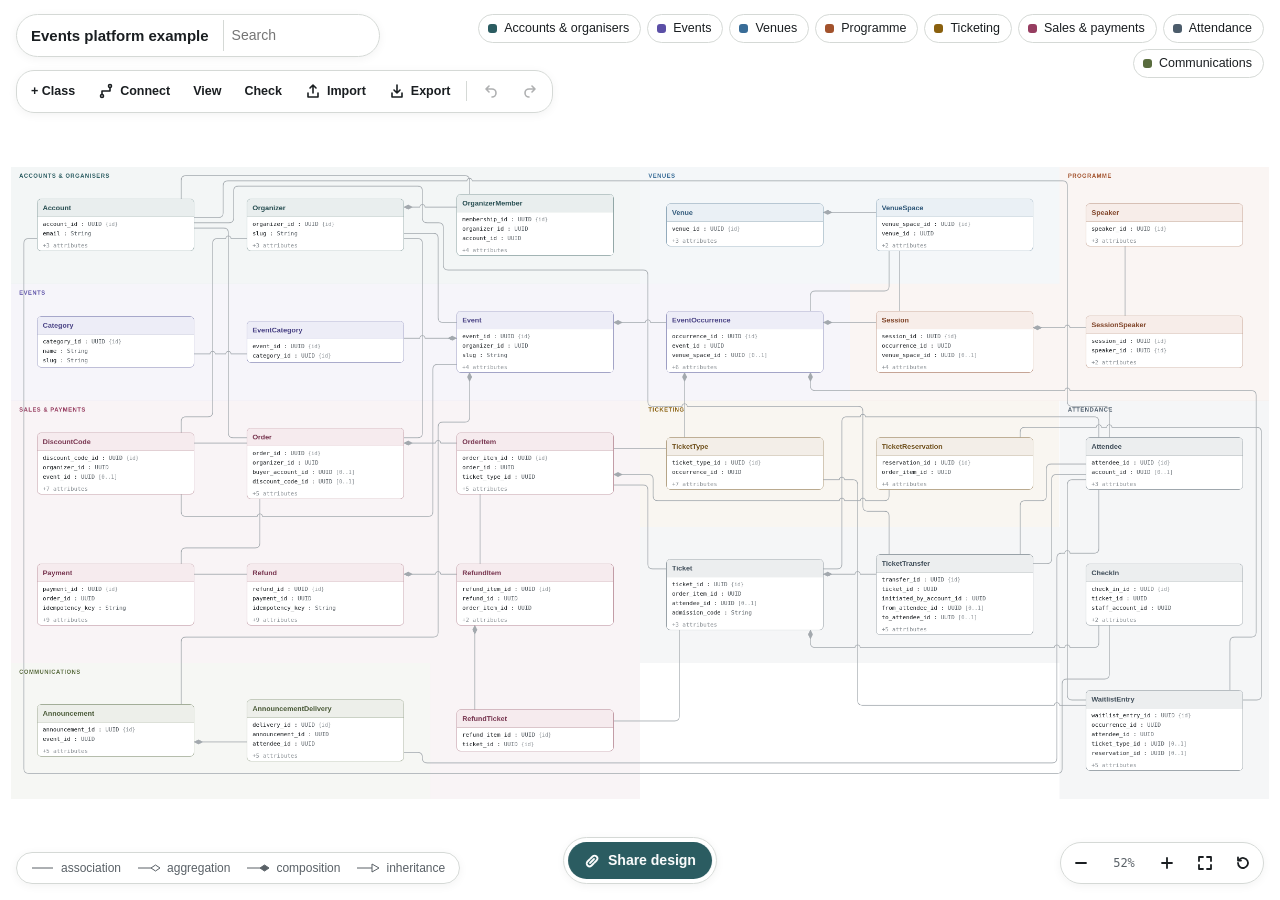
<file: index.html>
<!doctype html>
<html lang="en">
  <head>
    <meta charset="utf-8" />
    <meta name="referrer" content="no-referrer" />
    <meta http-equiv="Content-Security-Policy" content="default-src 'none'; script-src 'sha256-XYZwac6uqmkswogHg/Uaq+cPA8+ak5MvFpQxUfLV2+c='; script-src-attr 'none'; style-src 'unsafe-inline' https://fonts.googleapis.com; font-src https://fonts.gstatic.com; img-src data:; connect-src 'none'; object-src 'none'; frame-src 'none'; base-uri 'none'; form-action 'none'" />
    <meta name="viewport" content="width=device-width, initial-scale=1" />
    <title>Domain Model Designer</title>
    <link
      rel="icon"
      type="image/svg+xml"
      href="[data-uri]"
    />
    <script>
      // Keep both legacy GET parameters and self-contained design fragments.
      location.replace(new URL('model.html' + location.search + location.hash, location.href).href);
    </script>
  </head>
  <body>
    <p><a href="model.html">Open Domain Model Designer</a></p>
  </body>
</html>
</file>
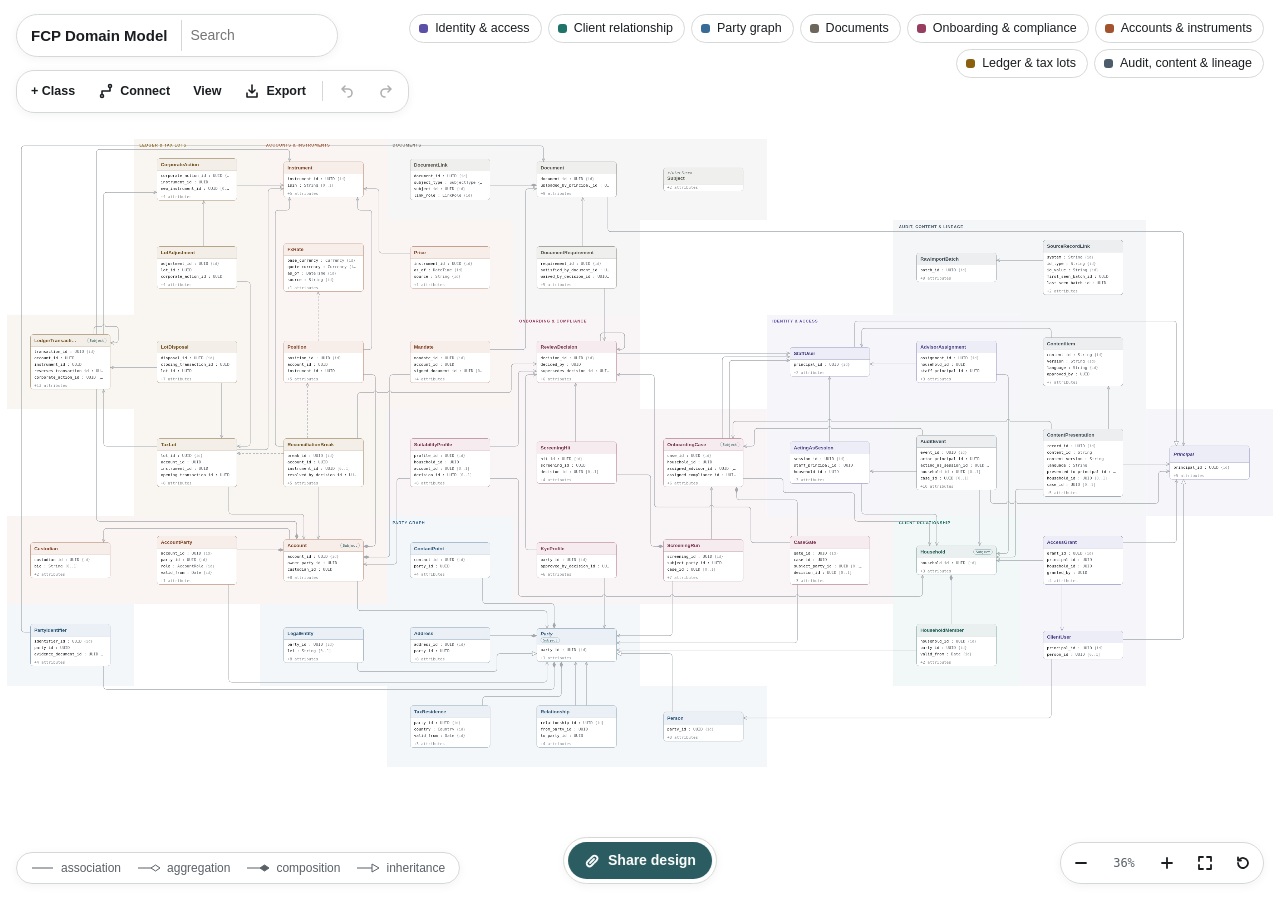
<file: FCP Domain Model.html>
<!doctype html>
<html lang="en">
  <head>
    <meta charset="utf8" />
    <meta name="referrer" content="no-referrer" />
    <meta http-equiv="Content-Security-Policy" content="default-src 'none'; script-src 'sha256-tx41shXR1K93W7tuSUE2SUWoGPp3U1l0ZDeWIiPLh3A=' 'sha256-xfE+MkHguu7Q4Va126wplgnRSDg7w43v6HTltqqdLm8=' 'sha256-5vnJVrU7waR+SZtwE1mVkf0dfKWaDkb1jveU7jbtNIs=' 'sha256-XUKPi1hRJ3gA63MECc2NHZ3LNtbBPZHFYjY9tVEyZIE=' 'sha256-z99VekhKuU90/FuO0ITMEokHFCYQ8f5DI7KikoIwRl4=' 'sha256-zf4NxAwpfNYP3NSeVHnbejcxGSxGMpELWoBZxgkPXBM=' 'sha256-jLSI2k0eHCV9Hvp+KrRsihBOW5l2ZfeS62Q1JIIT4l0='; script-src-attr 'none'; style-src 'unsafe-inline' https://fonts.googleapis.com; font-src https://fonts.gstatic.com; img-src data:; connect-src 'none'; object-src 'none'; frame-src 'none'; base-uri 'none'; form-action 'none'" />
    <meta name="viewport" content="width=device-width,initial-scale=1,viewport-fit=cover" />
    <style>
      :root {
  color-scheme: light;
  box-sizing: border-box;
  padding-top: env(safe-area-inset-top, 0px);
  padding-bottom: env(safe-area-inset-bottom, 0px);
}
html {
  scroll-padding-top: env(safe-area-inset-top, 0px);
}
body {
  margin: 0;
  padding: 0;
  font:
    14px -apple-system,
    BlinkMacSystemFont,
    sans-serif;
  background: #faf9f5;
  color: #141413;
}
img {
  max-width: 100%;
}
[hidden]:not([hidden='until-found' i]) {
  display: none !important;
}
    </style>
    <title>FCP Domain Model</title>
    <link
      rel="icon"
      type="image/svg+xml"
      href="[data-uri]"
    />
    <meta name="application-name" content="Domain Model Designer" />
    <meta name="application-version" content="1.0.0" />
    <link rel="preconnect" href="https://fonts.googleapis.com" />
    <link rel="preconnect" href="https://fonts.gstatic.com" crossorigin />
    <link
      rel="stylesheet"
      href="https://fonts.googleapis.com/css2?family=Hanken+Grotesk:wght@400;500;600&family=JetBrains+Mono:wght@400;500&family=Schibsted+Grotesk:wght@500;600;700&display=swap"
    />
    <style>
      /* Layout: one full-viewport canvas; floating glass controls at the corners; detail sheet slides in from the right */
:root {
  color-scheme: light;
  --bg: #ffffff;
  --fg: #1a1e21;
  --muted: #5a6167;
  --faint: #8c9297;
  --line: #d5d9d6;
  --line-soft: #e9ebe9;
  --wire: #a3a9ae;
  --wire-hi: #1a1e21;
  --accent: #2b5c61;
  --ctx-iam: #5b4fa6;
  --ctx-client: #1f7369;
  --ctx-party: #386c97;
  --ctx-wealth: #a2522c;
  --ctx-ledger: #8a600e;
  --ctx-comp: #963d60;
  --ctx-docs: #6c665b;
  --ctx-evid: #4c5c6b;
  --glass: rgba(255, 255, 255, 0.78);
  --surface: #f7f9f8;
  --danger: #a4453c;
  --danger-line: #d5a8a1;
  --danger-bg: #fff6f4;
  --toolbar-top: calc(70px + env(safe-area-inset-top, 0px));
  --aux-top: calc(120px + env(safe-area-inset-top, 0px));
  --f-display: 'Schibsted Grotesk', 'Helvetica Neue', Arial, sans-serif;
  --f-body: 'Hanken Grotesk', 'Helvetica Neue', Arial, sans-serif;
  --f-mono: 'JetBrains Mono', ui-monospace, 'SF Mono', Menlo, monospace;
}
* {
  box-sizing: border-box;
}
html,
body {
  height: 100%;
}
body {
  margin: 0;
  background: var(--bg);
  color: var(--fg);
  font: 14px/1.5 var(--f-body);
  overflow: hidden;
}
button,
input {
  font: inherit;
  color: inherit;
}
:focus-visible {
  outline: 2px solid var(--accent);
  outline-offset: 2px;
}

#stage {
  position: fixed;
  inset: 0;
  overflow: hidden;
  touch-action: none;
  cursor: grab;
  background: var(--bg);
}
#stage.panning {
  cursor: grabbing;
}
#world {
  position: absolute;
  left: 0;
  top: 0;
  transform-origin: 0 0;
  will-change: transform;
}
#world svg {
  position: absolute;
  left: 0;
  top: 0;
  overflow: visible;
  pointer-events: none;
}
#wires {
  pointer-events: none;
}
#wires .hit {
  pointer-events: stroke;
  stroke: transparent;
  stroke-width: 14;
  fill: none;
  cursor: pointer;
}
#wires .w {
  fill: none;
  stroke: var(--wire);
  stroke-width: 1.3;
  stroke-linejoin: round;
  transition:
    opacity 0.15s,
    stroke 0.15s;
}
#wires .w.dash {
  stroke-dasharray: 6 4;
}
#wires .w.hi {
  stroke: var(--wire-hi);
  stroke-width: 2;
}
#wires .w.dim {
  opacity: 0.13;
}
#wires .w.virt {
  stroke: var(--accent);
  stroke-width: 1.8;
  stroke-dasharray: 6 4;
}
.mk-open {
  fill: none;
  stroke: var(--wire);
  stroke-width: 1.4;
  stroke-linejoin: round;
  stroke-linecap: round;
}
.mk-hollow {
  fill: #fff;
  stroke: var(--wire);
  stroke-width: 1.3;
}
.mk-fill {
  fill: var(--wire);
  stroke: var(--wire);
}
.h .mk-open,
.h .mk-hollow {
  stroke: var(--wire-hi);
}
.h .mk-fill {
  fill: var(--wire-hi);
  stroke: var(--wire-hi);
}
.v .mk-open,
.v .mk-hollow {
  stroke: var(--accent);
}
.v .mk-fill {
  fill: var(--accent);
  stroke: var(--accent);
}
#labels text {
  font: 11px var(--f-mono);
  fill: var(--muted);
  paint-order: stroke;
  stroke: #fff;
  stroke-width: 4px;
  stroke-linejoin: round;
}
#labels text.role {
  font: italic 12px var(--f-body);
  fill: var(--fg);
}
#zones .zl {
  font: 600 11px var(--f-body);
  letter-spacing: 0.1em;
  text-transform: uppercase;
}

.card {
  position: absolute;
  left: 0;
  top: 0;
  width: 224px;
  background: #fff;
  border: 1px solid color-mix(in oklab, var(--c) 42%, var(--line));
  border-radius: 8px;
  cursor: pointer;
  user-select: none;
  touch-action: none;
  transition:
    opacity 0.15s,
    box-shadow 0.15s;
  overflow: hidden;
}
.card:hover {
  box-shadow:
    0 0 0 1px var(--c),
    0 4px 14px rgba(20, 24, 28, 0.08);
}
.card.sel {
  box-shadow:
    0 0 0 2px var(--c),
    0 6px 20px rgba(20, 24, 28, 0.12);
  z-index: 3;
}
.card.drag {
  cursor: grabbing;
  box-shadow:
    0 0 0 2px var(--c),
    0 12px 28px rgba(20, 24, 28, 0.18);
  z-index: 4;
}
.card.dim {
  opacity: 0.22;
}
.card.match {
  box-shadow: 0 0 0 3px var(--accent);
}
.card.off,
.zone.off {
  display: none;
}
.ch {
  height: 34px;
  padding: 7px 10px;
  background: color-mix(in oklab, var(--c) 10%, #fff);
  border-bottom: 1px solid color-mix(in oklab, var(--c) 22%, var(--line-soft));
  display: flex;
  align-items: center;
  gap: 8px;
}
.card.st .ch {
  height: 46px;
  flex-direction: column;
  align-items: flex-start;
  justify-content: center;
  gap: 0;
}
.cn {
  font: 600 13.5px/20px var(--f-display);
  color: color-mix(in oklab, var(--c) 78%, var(--fg));
  white-space: nowrap;
  overflow: hidden;
  text-overflow: ellipsis;
  flex: 1;
  min-width: 0;
}
.card.st .cn {
  flex: none;
  max-width: 100%;
}
.cs {
  font: italic 10.5px/12px var(--f-mono);
  color: var(--muted);
}
.ct {
  font: 500 9.5px/1 var(--f-mono);
  color: var(--accent);
  border: 1px solid color-mix(in oklab, var(--accent) 40%, transparent);
  border-radius: 999px;
  padding: 2px 6px;
  flex: none;
}
.cb {
  padding: 5px 0;
}
.cr {
  height: 18px;
  display: flex;
  gap: 0;
  padding: 0 18px 0 10px;
  font: 11px/18px var(--f-mono);
}
.cr .f {
  white-space: nowrap;
  overflow: hidden;
  text-overflow: ellipsis;
}
.cm {
  height: 20px;
  padding: 0 10px;
  font: 11px/18px var(--f-mono);
  color: var(--faint);
}

.glass {
  background: var(--glass);
  backdrop-filter: blur(14px) saturate(1.3);
  -webkit-backdrop-filter: blur(14px) saturate(1.3);
  border: 1px solid var(--line);
  border-radius: 999px;
  box-shadow: 0 2px 10px rgba(20, 24, 28, 0.05);
}
.ui {
  position: fixed;
  z-index: 10;
  display: flex;
  align-items: center;
  gap: 6px;
}
#top {
  top: calc(14px + env(safe-area-inset-top, 0px));
  left: 16px;
  padding: 5px 6px 5px 14px;
}
#top h1 {
  font: 600 15px var(--f-display);
  margin: 0 8px 0 0;
  white-space: nowrap;
}
#q {
  border: 0;
  background: transparent;
  width: 150px;
  padding: 5px 8px;
  border-left: 1px solid var(--line);
  outline: none;
}
#q:focus {
  width: 190px;
}
#q:focus-visible {
  outline: 2px solid var(--accent);
  outline-offset: -1px;
  border-radius: 6px;
}
#areas {
  top: calc(14px + env(safe-area-inset-top, 0px));
  right: 16px;
  flex-wrap: wrap;
  justify-content: flex-end;
  max-width: calc(100vw - 420px);
  max-height: 100px;
  overflow: auto;
  background: none;
  border: 0;
  box-shadow: none;
  backdrop-filter: none;
  -webkit-backdrop-filter: none;
}
.chip {
  border: 1px solid var(--line);
  background: var(--glass);
  backdrop-filter: blur(12px);
  -webkit-backdrop-filter: blur(12px);
  border-radius: 999px;
  padding: 4px 11px 4px 9px;
  font-size: 12.5px;
  cursor: pointer;
  display: inline-flex;
  align-items: center;
  gap: 7px;
  white-space: nowrap;
}
.chip i {
  width: 9px;
  height: 9px;
  border-radius: 3px;
  background: var(--c);
  display: block;
}
.chip[aria-pressed='false'] {
  opacity: 0.42;
}
.chip:hover {
  border-color: var(--faint);
}
#zoom {
  right: 16px;
  bottom: calc(16px + env(safe-area-inset-bottom, 0px));
  padding: 4px;
}
.ib {
  width: 32px;
  height: 32px;
  border: 0;
  background: none;
  border-radius: 999px;
  cursor: pointer;
  display: grid;
  place-items: center;
  color: var(--fg);
}
.ib:hover {
  background: rgba(20, 24, 28, 0.06);
}
.ib svg {
  width: 16px;
  height: 16px;
  stroke: currentColor;
  fill: none;
  stroke-width: 1.8;
  stroke-linecap: round;
  stroke-linejoin: round;
}
#pct {
  font: 12px var(--f-mono);
  color: var(--muted);
  min-width: 42px;
  text-align: center;
}
#legend {
  left: 16px;
  bottom: calc(16px + env(safe-area-inset-bottom, 0px));
  padding: 6px 14px;
  gap: 16px;
  font-size: 12px;
  color: var(--muted);
}
#legend span {
  display: inline-flex;
  align-items: center;
  gap: 6px;
  white-space: nowrap;
}
#legend svg {
  overflow: visible;
}

#share-controls {
  left: 50%;
  bottom: calc(16px + env(safe-area-inset-bottom, 0px));
  transform: translateX(-50%);
  padding: 4px;
}
.share-btn {
  display: inline-flex;
  align-items: center;
  justify-content: center;
  gap: 8px;
  border: 0;
  border-radius: 999px;
  background: var(--accent);
  color: #fff;
  padding: 8px 16px;
  font-weight: 600;
  cursor: pointer;
}
.share-btn:hover {
  background: color-mix(in srgb, var(--accent) 85%, #000);
}
.share-btn:disabled {
  opacity: 0.6;
  cursor: wait;
}
.share-btn svg {
  width: 16px;
  height: 16px;
  fill: none;
  stroke: currentColor;
  stroke-width: 1.8;
  stroke-linecap: round;
  stroke-linejoin: round;
}
#share-dialog,
#export-dialog,
#discard-dialog {
  width: min(520px, calc(100vw - 32px));
  max-height: calc(100dvh - 32px);
  overflow: auto;
  padding: 28px;
  border: 1px solid var(--line);
  border-radius: 16px;
  color: var(--fg);
  background: #fff;
  box-shadow: 0 20px 80px rgba(20, 24, 28, 0.18);
}
#share-dialog::backdrop,
#export-dialog::backdrop,
#discard-dialog::backdrop {
  background: rgba(20, 24, 28, 0.25);
  backdrop-filter: blur(3px);
}
#share-dialog h2,
#export-dialog h2,
#discard-dialog h2 {
  font: 600 24px var(--f-display);
  margin: 0 32px 8px 0;
}
#share-dialog p {
  color: var(--muted);
  margin: 0 0 18px;
}
#share-dialog .x,
#export-dialog .x {
  position: absolute;
  right: 14px;
  top: 14px;
}
.dialog-heading {
  position: sticky;
  top: -28px;
  z-index: 3;
  margin: -28px -28px 0;
  padding: 28px 28px 8px;
  background: #fff;
}
#share-dialog .dialog-heading h2,
#export-dialog .dialog-heading h2 {
  margin-bottom: 0;
}
#share-dialog label {
  display: block;
  font-weight: 600;
  margin-bottom: 6px;
}
#share-link {
  width: 100%;
  border: 1px solid var(--line);
  border-radius: 8px;
  padding: 11px;
  font: 12px var(--f-mono);
  background: #f7f8f7;
}
#share-dialog .actions {
  display: flex;
  align-items: center;
  gap: 12px;
  margin-top: 16px;
  min-height: 38px;
}
#share-feedback {
  font-size: 13px;
  color: var(--muted);
}
#local-link-note {
  font-size: 13px;
  margin: 14px 0 0 !important;
}
#notice {
  position: fixed;
  z-index: 30;
  left: 50%;
  top: var(--aux-top);
  transform: translateX(-50%);
  width: min(580px, calc(100vw - 32px));
  background: #fff;
  border: 1px solid var(--line);
  border-radius: 12px;
  padding: 12px 16px;
  box-shadow: 0 4px 20px rgba(20, 24, 28, 0.1);
}
#notice button {
  margin-left: 8px;
}
body:has(#panel:not([hidden])) #share-controls {
  left: 16px;
  top: var(--aux-top);
  bottom: auto;
  transform: none;
}

#panel {
  position: fixed;
  top: 0;
  right: 0;
  bottom: 0;
  width: min(420px, 100vw);
  background: #fff;
  border-left: 1px solid var(--line);
  z-index: 20;
  overflow: auto;
  padding: 22px 24px calc(40px + env(safe-area-inset-bottom, 0px));
  box-shadow: -12px 0 32px rgba(20, 24, 28, 0.06);
  transform: translateX(0);
  transition: transform 0.22s ease;
}
#panel[hidden] {
  display: block !important;
  transform: translateX(104%);
  visibility: hidden;
}
#panel .x {
  position: absolute;
  top: 14px;
  right: 14px;
}
#panel .eb {
  font: 600 11px var(--f-body);
  letter-spacing: 0.1em;
  text-transform: uppercase;
}
#panel h2 {
  font: 600 24px/1.2 var(--f-display);
  margin: 4px 0 2px;
  letter-spacing: -0.01em;
  overflow-wrap: anywhere;
}
#panel .sub {
  font-size: 13px;
  color: var(--muted);
}
#panel p.d {
  margin: 12px 0 4px;
  max-width: 60ch;
}
#panel h3 {
  font: 500 11px var(--f-body);
  letter-spacing: 0.09em;
  text-transform: uppercase;
  color: var(--muted);
  margin: 22px 0 6px;
  padding-bottom: 6px;
  border-bottom: 1px solid var(--line-soft);
}
.ft {
  width: 100%;
  border-collapse: collapse;
  font-size: 12.5px;
}
.ft td {
  padding: 5px 8px 5px 0;
  border-bottom: 1px solid var(--line-soft);
  vertical-align: top;
}
.ft td.f {
  font: 12px var(--f-mono);
  word-break: break-word;
}
.ft td.t {
  font: 12px var(--f-mono);
  color: var(--muted);
  overflow-wrap: anywhere;
}
.ft .n {
  display: block;
  font: 12px var(--f-body);
  color: var(--muted);
}
.key {
  display: inline-block;
  font: 500 10px/1 var(--f-mono);
  padding: 2px 4px;
  border-radius: 3px;
  border: 1px solid var(--line);
  color: var(--muted);
  margin: 0 3px 2px 0;
}
.facts {
  display: grid;
  grid-template-columns: 96px minmax(0, 1fr);
  gap: 4px 12px;
  font-size: 13px;
}
.facts dt {
  color: var(--muted);
}
.facts dd {
  margin: 0;
  min-width: 0;
  overflow-wrap: anywhere;
}
.facts code {
  font: 12px var(--f-mono);
}
.rl {
  list-style: none;
  margin: 0;
  padding: 0;
  display: grid;
  gap: 2px;
}
.rl li {
  display: grid;
  grid-template-columns: 26px minmax(0, 1fr) auto 24px;
  gap: 6px;
  align-items: baseline;
  font-size: 13px;
  padding: 3px 0;
  overflow-wrap: anywhere;
}
.rl .g {
  display: flex;
  align-items: center;
  height: 14px;
}
.rl .m {
  font: 11.5px var(--f-mono);
  color: var(--muted);
  white-space: nowrap;
}
.lk {
  background: none;
  border: 0;
  padding: 0;
  color: var(--accent);
  cursor: pointer;
  font: 500 12.5px var(--f-mono);
  text-decoration: underline;
  text-underline-offset: 2px;
}
.ev {
  margin-bottom: 8px;
}
.ev b {
  font: 500 12px var(--f-mono);
}
.ev div {
  font: 11.5px/1.7 var(--f-mono);
  color: var(--muted);
}
      /* Editing uses the same glass controls and detail drawer as the model viewer. */
#edit-tools {
  left: 16px;
  top: var(--toolbar-top);
  padding: 4px;
  border-radius: 18px;
  gap: 3px;
}
#top {
  max-width: calc(100vw - 32px);
}
#top h1 {
  min-width: 0;
  max-width: 220px;
  overflow: hidden;
  text-overflow: ellipsis;
}
#q {
  flex-shrink: 0;
}
.tool-btn {
  display: inline-flex;
  align-items: center;
  gap: 6px;
  border: 0;
  background: none;
  padding: 7px 10px;
  border-radius: 999px;
  font-size: 12.5px;
  font-weight: 600;
  cursor: pointer;
}
.tool-btn:hover,
.tool-btn[aria-pressed='true'] {
  background: rgba(43, 92, 97, 0.1);
  color: var(--accent);
}
.tool-btn:disabled {
  opacity: 0.35;
  cursor: default;
}
.tool-btn svg,
.card-connector svg,
.ed-icon svg {
  width: 16px;
  height: 16px;
  flex: none;
  fill: none;
  stroke: currentColor;
  stroke-width: 1.6;
  stroke-linecap: round;
  stroke-linejoin: round;
}
.tool-divider {
  width: 1px;
  height: 20px;
  background: var(--line);
  margin: 0 3px;
}
#connection-hint {
  position: fixed;
  z-index: 15;
  top: var(--aux-top);
  left: 16px;
  padding: 7px 12px;
  border-radius: 12px;
  font-size: 13px;
  display: flex;
  align-items: center;
  gap: 16px;
}
#connection-preview {
  z-index: 5;
}
#stage.connecting,
#stage.connecting .card {
  cursor: crosshair;
}
.card.connect-source {
  box-shadow: 0 0 0 3px var(--accent);
}
.card.abstract .cn {
  font-style: italic;
}
.cr .f {
  flex: 1;
  min-width: 0;
}
.cr .attr-type {
  color: var(--muted);
}
.cr .attr-meta {
  color: var(--faint);
  font-size: 10px;
}
.cb {
  max-height: 2320px;
  overflow: auto;
}
.card-connector {
  position: absolute;
  right: 4px;
  top: 5px;
  width: 24px;
  height: 24px;
  display: grid;
  place-items: center;
  border: 0;
  background: transparent;
  border-radius: 4px;
  color: var(--c);
  padding: 0;
  cursor: crosshair;
  opacity: 0;
}
.card:hover .card-connector,
.card:focus-within .card-connector,
.connecting .card-connector {
  opacity: 1;
}
.card-connector:hover {
  background: color-mix(in srgb, var(--c) 10%, transparent);
}
.card-connector:focus-visible,
.tool-btn:focus-visible,
.ed-secondary:focus-visible,
.ed-icon:focus-visible,
.ed-text-btn:focus-visible {
  outline: 2px solid var(--accent);
  outline-offset: 2px;
}
.card:has(.card-connector) .cn {
  padding-right: 22px;
}
.ed-actions {
  display: flex;
  flex-wrap: wrap;
  gap: 8px;
  margin: 14px 0 4px;
}
.ed-secondary {
  background: #fff;
  border: 1px solid var(--line);
  border-radius: 999px;
  padding: 7px 12px;
  font-size: 12.5px;
  cursor: pointer;
}
.ed-secondary:hover {
  border-color: var(--accent);
  background: var(--surface);
}
.ed-secondary:disabled,
.ed-icon:disabled {
  opacity: 0.35;
  cursor: default;
  pointer-events: none;
}
.ed-label {
  display: flex;
  flex-direction: column;
  gap: 5px;
  font-size: 12px;
  font-weight: 600;
  color: var(--muted);
  margin: 12px 0;
}
.ed-label input,
.ed-label select,
.ed-label textarea {
  width: 100%;
  min-width: 0;
  border: 1px solid var(--line);
  border-radius: 7px;
  padding: 8px 9px;
  background: #fff;
  color: var(--fg);
  font: 12px var(--f-body);
  font-weight: 400;
}
.ed-label textarea {
  min-height: 76px;
  resize: vertical;
  line-height: 1.5;
}
.ed-label input:focus,
.ed-label select:focus,
.ed-label textarea:focus {
  outline: 2px solid color-mix(in oklab, var(--accent) 28%, transparent);
  outline-offset: 1px;
  border-color: var(--accent);
}
.ed-grid {
  display: grid;
  grid-template-columns: minmax(0, 1fr) minmax(0, 1fr);
  gap: 12px;
}
.ed-grid .ed-label {
  margin-top: 6px;
  margin-bottom: 6px;
}
.ed-checks,
.ed-checkbox {
  display: flex;
  flex-wrap: wrap;
  align-items: center;
  gap: 14px;
  font-size: 12px;
  margin: 10px 0;
}
.ed-checks label {
  display: flex;
  align-items: center;
  gap: 5px;
}
.ed-checkbox {
  gap: 7px;
}
.ed-area-options {
  min-width: 0;
  margin: 18px 0;
  border: 1px solid var(--line);
  border-radius: 8px;
  padding: 10px 12px;
}
.ed-area-options legend {
  padding: 0 5px;
  font-size: 12px;
  font-weight: 600;
  color: var(--muted);
}
.ed-area-options div {
  display: grid;
  grid-template-columns: repeat(2, minmax(0, 1fr));
  gap: 8px 12px;
  max-height: 240px;
  overflow: auto;
}
.ed-area-options label {
  display: flex;
  align-items: flex-start;
  gap: 7px;
  font-size: 12px;
  overflow-wrap: anywhere;
}
.ed-area-options input {
  flex: none;
  margin-top: 3px;
}
input[type='checkbox'] {
  accent-color: var(--accent);
}
.ed-help {
  font-size: 13px;
  color: var(--muted);
  line-height: 1.5;
  margin: 12px 0 18px;
}
.ed-hint {
  font-size: 12px;
  color: var(--muted);
  line-height: 1.5;
  margin: 4px 0 14px;
}
.ed-choice-error {
  font-size: 12px;
  line-height: 1.5;
  color: var(--danger);
  margin: 4px 0;
}
.ed-label input[type='color'] {
  height: 38px;
  padding: 4px;
  cursor: pointer;
}
.ed-field {
  position: relative;
  min-width: 0;
  border: 1px solid var(--line-soft);
  border-radius: 10px;
  padding: 6px 12px 10px;
  margin: 14px 0;
  background: var(--surface);
}
#edit-fields:empty::before {
  content: 'No attributes yet.';
  display: block;
  font-size: 12px;
  color: var(--muted);
  padding: 8px 0;
}
.ed-field legend {
  font: 500 10px var(--f-body);
  letter-spacing: 0.06em;
  text-transform: uppercase;
  color: var(--muted);
  padding: 0 5px;
}
.ed-field-actions {
  position: absolute;
  right: 7px;
  top: -13px;
  display: flex;
  gap: 3px;
  background: var(--surface);
}
.ed-icon {
  display: inline-grid;
  place-items: center;
  background: none;
  border: 0;
  border-radius: 5px;
  width: 24px;
  height: 24px;
  padding: 0;
  cursor: pointer;
  color: var(--muted);
}
.ed-icon:hover {
  background: rgba(43, 92, 97, 0.1);
  color: var(--accent);
}
.ed-text-btn {
  border: 0;
  background: none;
  color: var(--accent);
  font: 500 12px var(--f-body);
  cursor: pointer;
  padding: 0;
  text-transform: none;
  letter-spacing: normal;
}
#panel h3:has(.ed-text-btn) {
  display: flex;
  align-items: center;
  justify-content: space-between;
}
.ed-details {
  margin-top: 18px;
  font-size: 13px;
}
.ed-details summary {
  color: var(--muted);
  cursor: pointer;
  padding: 6px 0;
}
.ed-save {
  position: sticky;
  bottom: calc(-40px - env(safe-area-inset-bottom, 0px));
  background: rgba(255, 255, 255, 0.96);
  border-top: 1px solid var(--line-soft);
  padding: 12px 0 calc(12px + env(safe-area-inset-bottom, 0px));
  display: flex;
  flex-wrap: wrap;
  align-items: center;
  gap: 10px;
  margin-top: 18px;
  z-index: 2;
}
.ed-error {
  border: 1px solid var(--danger-line);
  background: var(--danger-bg);
  color: var(--danger);
  padding: 10px;
  border-radius: 8px;
  font-size: 12.5px;
}
.danger {
  color: var(--danger);
}
.danger-fill {
  background: var(--danger);
}
.danger-fill:hover {
  background: color-mix(in srgb, var(--danger) 85%, #000);
}
.ed-delete {
  display: block;
  margin-top: 18px;
}
.ed-confirm {
  margin-top: 16px;
  border: 1px solid var(--line);
  border-radius: 8px;
  padding: 12px;
  font-size: 12.5px;
}
.ed-confirm p {
  margin: 0 0 10px;
}
#empty-model,
#filtered-model {
  position: fixed;
  z-index: 6;
  left: 50%;
  top: 50%;
  transform: translate(-50%, -50%);
  width: min(360px, calc(100vw - 32px));
  padding: 26px;
  text-align: center;
  border-radius: 14px;
}
#empty-model h2,
#filtered-model h2 {
  font: 600 24px var(--f-display);
  margin: 0 0 8px;
}
#empty-model p,
#filtered-model p {
  font-size: 13px;
  color: var(--muted);
  margin: 0 0 20px;
}
#export-dialog {
  width: min(600px, calc(100vw - 32px));
}
#export-description {
  font-size: 13px;
  color: var(--muted);
  line-height: 1.5;
}
#export-preview {
  display: block;
  width: 100%;
  height: 220px;
  max-height: 50dvh;
  border: 1px solid var(--line);
  border-radius: 7px;
  padding: 10px;
  font: 11.5px/1.5 var(--f-mono);
  resize: vertical;
  background: var(--surface);
  color: var(--fg);
}
.export-footer {
  position: sticky;
  bottom: -28px;
  background: #fff;
  padding: 1px 0 12px;
  margin-top: 20px;
  z-index: 2;
}
#export-dialog .ed-save {
  position: static;
  padding-bottom: 0;
  margin-top: 0;
}
#export-summary {
  padding: 14px 16px;
  border: 1px solid var(--line-soft);
  border-radius: 10px;
  background: var(--surface);
  margin: 18px 0;
}
.export-model-name {
  font: 600 14px var(--f-display);
  overflow-wrap: anywhere;
  margin-bottom: 12px;
}
.export-stats {
  display: grid;
  grid-template-columns: repeat(3, minmax(0, 1fr));
  gap: 12px;
}
.export-stats strong {
  display: block;
  font: 600 22px var(--f-display);
  color: var(--fg);
}
.export-stats span,
#export-summary p {
  font-size: 11.5px;
  color: var(--muted);
}
#export-summary p {
  margin: 12px 0 0;
}
.ed-file-info {
  font: 11px/1.5 var(--f-mono);
  color: var(--muted);
  overflow-wrap: anywhere;
  margin-top: 20px;
}
.ed-inline-note {
  display: flex;
  flex-wrap: wrap;
  gap: 8px 14px;
  align-items: center;
  padding: 10px 12px;
  border: 1px solid var(--line);
  border-radius: 8px;
  background: var(--surface);
  font-size: 12px;
  color: var(--muted);
  line-height: 1.5;
}
#discard-dialog {
  width: min(440px, calc(100vw - 32px));
}
#discard-description {
  font-size: 13px;
  color: var(--muted);
  line-height: 1.5;
}
.dialog-actions {
  display: flex;
  flex-wrap: wrap;
  justify-content: flex-end;
  gap: 10px;
  margin-top: 24px;
}
#export-feedback {
  font-size: 12px;
  color: var(--muted);
  min-height: 18px;
  margin: 12px 0 0;
}
body:has(#panel:not([hidden])) #zoom {
  right: 436px;
}
@media (max-width: 820px) {
  #areas,
  #legend {
    display: none;
  }
  #q {
    width: 110px;
  }
  #q:focus {
    width: 140px;
  }
  #edit-tools {
    max-width: calc(100vw - 32px);
    flex-wrap: wrap;
  }
  .tool-btn {
    padding: 7px 8px;
  }
  #share-controls {
    top: auto;
    bottom: calc(16px + env(safe-area-inset-bottom, 0px));
    left: 16px;
    transform: none;
  }
  body:has(#panel:not([hidden])) #share-controls {
    top: var(--aux-top);
    bottom: auto;
    left: auto;
    right: 16px;
  }
  body:has(#panel:not([hidden])) #zoom {
    top: var(--aux-top);
    bottom: auto;
    left: 16px;
    right: auto;
  }
  #panel {
    top: auto;
    height: min(78dvh, calc(100dvh - 180px - env(safe-area-inset-top, 0px)));
    width: 100vw;
    border-left: 0;
    border-top: 1px solid var(--line);
    border-radius: 14px 14px 0 0;
  }
  #panel[hidden] {
    transform: translateY(104%);
  }
  #share-dialog,
  #export-dialog,
  #discard-dialog {
    padding: 24px;
  }
  .dialog-heading {
    top: -24px;
    margin: -24px -24px 0;
    padding: 24px 24px 8px;
  }
  .export-footer {
    bottom: -24px;
  }
}
@media (max-width: 480px) {
  #connect,
  #export-model {
    font-size: 0;
    gap: 0;
  }
}
@media (max-width: 380px) {
  #share-controls .share-btn {
    font-size: 0;
    gap: 0;
    padding: 10px;
    width: 36px;
    height: 36px;
  }
}
@media (hover: none) {
  .card-connector {
    opacity: 1;
  }
}
@media (prefers-reduced-motion: reduce) {
  * {
    transition: none !important;
  }
}
    </style>
  </head>
  <body>
    <div id="stage" aria-label="Domain model canvas">
      <div id="world">
        <svg id="zones" xmlns="http://www.w3.org/2000/svg"></svg>
        <svg id="wires" xmlns="http://www.w3.org/2000/svg"></svg>
        <div id="cards"></div>
        <svg id="labels" xmlns="http://www.w3.org/2000/svg"></svg>
        <svg id="connection-preview" xmlns="http://www.w3.org/2000/svg" aria-hidden="true"></svg>
      </div>
    </div>
    <div id="top" class="ui glass">
      <h1>FCP Domain Model</h1>
      <input
        id="q"
        type="search"
        placeholder="Search"
        aria-label="Search entities and fields"
        autocomplete="off"
        maxlength="500"
      />
    </div>
    <div id="edit-tools" class="ui glass" role="toolbar" aria-label="Edit data model">
      <button id="add-class" type="button" class="tool-btn">+ Class</button>
      <button
        id="connect"
        type="button"
        class="tool-btn"
        aria-label="Connect classes"
        aria-pressed="false"
      >
        <svg viewBox="0 0 16 16" aria-hidden="true">
          <path d="M4 11V8h8V5" />
          <circle cx="4" cy="13" r="1.5" />
          <circle cx="12" cy="3" r="1.5" /></svg
        >Connect
      </button>
      <button id="view-settings" type="button" class="tool-btn">View</button>
      <button id="export-model" type="button" class="tool-btn" aria-label="Export model">
        <svg viewBox="0 0 16 16" aria-hidden="true">
          <path d="M8 2v8m-3-3 3 3 3-3M3 10v4h10v-4" /></svg
        >Export
      </button>
      <span class="tool-divider" aria-hidden="true"></span>
      <button
        id="undo"
        type="button"
        class="tool-btn"
        disabled
        aria-label="Undo"
        title="Undo (⌘/Ctrl Z)"
      >
        <svg viewBox="0 0 16 16" aria-hidden="true">
          <path d="m6 3-3 3 3 3M3 6h6a4 4 0 0 1 0 8" />
        </svg>
      </button>
      <button
        id="redo"
        type="button"
        class="tool-btn"
        disabled
        aria-label="Redo"
        title="Redo (⌘/Ctrl Shift Z)"
      >
        <svg viewBox="0 0 16 16" aria-hidden="true">
          <path d="m10 3 3 3-3 3m3-3H7a4 4 0 0 0 0 8" />
        </svg>
      </button>
    </div>
    <div id="connection-hint" class="glass" role="status" hidden>
      <span id="connection-hint-text"></span
      ><button id="cancel-connection" class="ed-text-btn" type="button">Cancel</button>
    </div>
    <div id="empty-model" class="glass" hidden>
      <h2>Your model is empty</h2>
      <p>Add a class to start designing.</p>
      <button id="empty-add-class" class="share-btn" type="button">+ Add class</button>
    </div>
    <div id="filtered-model" class="glass" hidden>
      <h2>All classes are hidden</h2>
      <p>Change the visible domain areas in View, or show all areas.</p>
      <button id="show-all-areas" class="share-btn" type="button">Show all areas</button>
    </div>
    <div id="areas" class="ui"></div>
    <div id="legend" class="ui glass"></div>
    <div id="share-controls" class="ui glass">
      <button id="share" class="share-btn" type="button">
        <svg viewBox="0 0 16 16" aria-hidden="true">
          <path
            d="M6 10l4-4M5.5 6.5l-2 2a2.8 2.8 0 0 0 4 4l2-2M6.5 5.5l2-2a2.8 2.8 0 0 1 4 4l-2 2"
          /></svg
        >Share design
      </button>
    </div>
    <div id="notice" role="alert" hidden>
      <span id="notice-text"></span
      ><button id="use-default" class="lk" type="button" hidden>Use default model</button>
    </div>
    <dialog id="share-dialog" aria-labelledby="share-title" aria-describedby="share-description">
      <div class="dialog-heading">
        <button id="share-close" class="ib x" type="button" aria-label="Close share dialog">
          <svg viewBox="0 0 16 16" aria-hidden="true"><path d="M4 4l8 8M12 4l-8 8" /></svg>
        </button>
        <h2 id="share-title">Share this design</h2>
      </div>
      <p id="share-description">
        This link includes the full model, descriptions, layout, and current view.
      </p>
      <p id="share-draft-note" class="ed-inline-note" hidden>
        Unsaved drawer edits are excluded. Save them before sharing.
      </p>
      <label for="share-link">Design link</label>
      <input
        id="share-link"
        type="text"
        readonly
        spellcheck="false"
        aria-describedby="share-feedback"
      />
      <div class="actions">
        <button id="copy-link" class="share-btn" type="button" disabled>Copy link</button
        ><span id="share-feedback" role="status" aria-live="polite"></span>
      </div>
      <p id="local-link-note" hidden>
        This address works on this computer. To share with others, open this page from a shared web
        address.
      </p>
    </dialog>
    <dialog id="export-dialog" aria-labelledby="export-title" aria-describedby="export-description">
      <div class="dialog-heading">
        <button id="export-close" class="ib x" type="button" aria-label="Close export">
          <svg viewBox="0 0 16 16" aria-hidden="true"><path d="M4 4l8 8M12 4l-8 8" /></svg>
        </button>
        <h2 id="export-title">Export model</h2>
      </div>
      <p id="export-description">
        The complete saved model, including hidden areas and attributes.
      </p>
      <div id="export-summary" aria-label="Model summary"></div>
      <label class="ed-label"
        >Format<select id="export-format" aria-describedby="export-format-help">
          <option value="readable">Model JSON · for AI and other tools</option>
          <option value="brief">AI brief · Markdown</option>
          <option value="design">Design backup · JSON</option>
        </select></label
      >
      <p id="export-format-help" class="ed-hint"></p>
      <div id="export-draft-note" class="ed-inline-note" hidden>
        <span>Unsaved drawer edits are excluded.</span
        ><button id="export-return-to-edit" class="ed-text-btn" type="button">Review edits</button>
      </div>
      <p id="export-file-info" class="ed-file-info"></p>
      <details class="ed-details">
        <summary>Preview export</summary>
        <textarea
          id="export-preview"
          readonly
          spellcheck="false"
          aria-label="Export preview"
        ></textarea>
      </details>
      <div class="export-footer">
        <div class="ed-save">
          <button id="export-download" class="share-btn" type="button">
            <svg viewBox="0 0 16 16" aria-hidden="true">
              <path d="M8 2v8m-3-3 3 3 3-3M3 10v4h10v-4" /></svg
            >Download</button
          ><button id="export-copy" class="ed-secondary" type="button">Copy JSON</button>
        </div>
        <p id="export-feedback" role="status" aria-live="polite"></p>
      </div>
    </dialog>
    <dialog
      id="discard-dialog"
      aria-labelledby="discard-title"
      aria-describedby="discard-description"
    >
      <h2 id="discard-title">Unsaved changes</h2>
      <p id="discard-description">
        Keep editing to save your changes, or discard them to continue.
      </p>
      <form method="dialog" class="dialog-actions">
        <button class="ed-secondary" value="keep" autofocus>Keep editing</button
        ><button class="share-btn danger-fill" value="discard">Discard changes</button>
      </form>
    </dialog>
    <div id="zoom" class="ui glass">
      <button class="ib" id="zo" aria-label="Zoom out">
        <svg viewBox="0 0 16 16"><path d="M3 8h10" /></svg>
      </button>
      <span id="pct">100%</span>
      <button class="ib" id="zi" aria-label="Zoom in">
        <svg viewBox="0 0 16 16"><path d="M3 8h10M8 3v10" /></svg>
      </button>
      <button class="ib" id="zf" aria-label="Fit to screen">
        <svg viewBox="0 0 16 16"><path d="M2 6V2h4M10 2h4v4M14 10v4h-4M6 14H2v-4" /></svg>
      </button>
      <button class="ib" id="zr" aria-label="Restore layout">
        <svg viewBox="0 0 16 16">
          <path d="M3 8a5 5 0 1 0 1.6-3.7" />
          <path d="M3 2.5v3h3" />
        </svg>
      </button>
    </div>
    <aside id="panel" hidden aria-live="polite"></aside>

    <script>
      /* Orthogonal edge router: A* on a fine grid around rectangular cards.
   Lines never enter a card; crossings, overlaps, bends and crowding carry costs. */
(function (root) {
  const DX = [1, 0, -1, 0],
    DY = [0, 1, 0, -1]; // E S W N
  const INF = 1e30;

  function Heap() {
    this.k = [];
    this.v = [];
  }
  Heap.prototype.push = function (key, val) {
    const k = this.k,
      v = this.v;
    let i = k.length;
    k.push(key);
    v.push(val);
    while (i > 0) {
      const p = (i - 1) >> 1;
      if (k[p] <= key) break;
      k[i] = k[p];
      v[i] = v[p];
      i = p;
    }
    k[i] = key;
    v[i] = val;
  };
  Heap.prototype.pop = function () {
    const k = this.k,
      v = this.v,
      top = v[0],
      lk = k.pop(),
      lv = v.pop(),
      n = k.length;
    if (n) {
      let i = 0;
      for (;;) {
        let c = 2 * i + 1;
        if (c >= n) break;
        if (c + 1 < n && k[c + 1] < k[c]) c++;
        if (k[c] >= lk) break;
        k[i] = k[c];
        v[i] = v[c];
        i = c;
      }
      k[i] = lk;
      v[i] = lv;
    }
    return top;
  };

  function Router(nodes, o) {
    this.o = o = Object.assign(
      {
        grid: 10,
        pad: 14,
        margin: 240,
        bend: 24,
        cross: 140,
        overlap: 600,
        port: 90,
        near: 4,
        inset: 16,
        outside: 0,
        ring: 40,
      },
      o || {}
    );
    this.nodes = nodes;
    const G = o.grid;
    let x0 = INF,
      y0 = INF,
      x1 = -INF,
      y1 = -INF;
    for (const id in nodes) {
      const r = nodes[id];
      x0 = Math.min(x0, r.x);
      y0 = Math.min(y0, r.y);
      x1 = Math.max(x1, r.x + r.w);
      y1 = Math.max(y1, r.y + r.h);
    }
    this.ox = Math.floor((x0 - o.margin) / G) * G;
    this.oy = Math.floor((y0 - o.margin) / G) * G;
    this.cols = Math.ceil((x1 + o.margin - this.ox) / G);
    this.rows = Math.ceil((y1 + o.margin - this.oy) / G);
    const N = this.cols * this.rows;
    this.N = N;
    this.blocked = new Int16Array(N).fill(-1);
    this.occH = new Uint8Array(N);
    this.occV = new Uint8Array(N);
    this.occP = new Uint8Array(N);
    this.nearH = new Uint8Array(N);
    this.nearV = new Uint8Array(N);
    this.g = new Float64Array(N * 4).fill(INF);
    this.from = new Int32Array(N * 4).fill(-1);
    this.touched = [];
    this.bx0 = x0 - o.ring;
    this.by0 = y0 - o.ring;
    this.bx1 = x1 + o.ring;
    this.by1 = y1 + o.ring;
    this.ids = Object.keys(nodes);
    this.ids.forEach((id, i) => this.paint(nodes[id], i));
    this.routes = {};
  }
  Router.prototype.cx = function (c) {
    return this.ox + c * this.o.grid + this.o.grid / 2;
  };
  Router.prototype.cy = function (r) {
    return this.oy + r * this.o.grid + this.o.grid / 2;
  };
  Router.prototype.span = function (r) {
    const G = this.o.grid,
      P = this.o.pad;
    return {
      c0: Math.ceil((r.x - P - this.ox - G / 2) / G),
      c1: Math.floor((r.x + r.w + P - this.ox - G / 2) / G),
      r0: Math.ceil((r.y - P - this.oy - G / 2) / G),
      r1: Math.floor((r.y + r.h + P - this.oy - G / 2) / G),
    };
  };
  Router.prototype.paint = function (r, i) {
    const s = this.span(r);
    for (let y = Math.max(0, s.r0); y <= Math.min(this.rows - 1, s.r1); y++)
      for (let x = Math.max(0, s.c0); x <= Math.min(this.cols - 1, s.c1); x++)
        this.blocked[y * this.cols + x] = i;
  };
  Router.prototype.repaint = function () {
    this.blocked.fill(-1);
    this.ids.forEach((id, i) => {
      if (!this.nodes[id].hidden) this.paint(this.nodes[id], i);
    });
  };
  Router.prototype.ring = function (id) {
    const r = this.nodes[id],
      s = this.span(r),
      out = [],
      ins = this.o.inset;
    const top = s.r0 - 1,
      bot = s.r1 + 1,
      lef = s.c0 - 1,
      rig = s.c1 + 1;
    for (let c = s.c0; c <= s.c1; c++) {
      const x = this.cx(c);
      if (x < r.x + ins || x > r.x + r.w - ins || c < 0 || c >= this.cols) continue;
      if (top >= 0) out.push({ cell: top * this.cols + c, dir: 3, px: x, py: r.y });
      if (bot < this.rows) out.push({ cell: bot * this.cols + c, dir: 1, px: x, py: r.y + r.h });
    }
    for (let y = s.r0; y <= s.r1; y++) {
      const yy = this.cy(y);
      if (yy < r.y + ins || yy > r.y + r.h - ins || y < 0 || y >= this.rows) continue;
      if (lef >= 0) out.push({ cell: y * this.cols + lef, dir: 2, px: r.x, py: yy });
      if (rig < this.cols) out.push({ cell: y * this.cols + rig, dir: 0, px: r.x + r.w, py: yy });
    }
    return out;
  };
  Router.prototype.route = function (src, tgt, limit) {
    const o = this.o,
      G = o.grid,
      cols = this.cols,
      rows = this.rows,
      blocked = this.blocked;
    const occH = this.occH,
      occV = this.occV,
      occP = this.occP,
      nearH = this.nearH,
      nearV = this.nearV;
    const g = this.g,
      from = this.from,
      touched = this.touched;
    for (let i = 0; i < touched.length; i++) {
      g[touched[i]] = INF;
      from[touched[i]] = -1;
    }
    touched.length = 0;
    const T = this.nodes[tgt],
      tx0 = T.x - o.pad,
      tx1 = T.x + T.w + o.pad,
      ty0 = T.y - o.pad,
      ty1 = T.y + T.h + o.pad;
    const goal = new Map();
    this.ring(tgt).forEach((p) => {
      if (blocked[p.cell] < 0) goal.set(p.cell * 4 + ((p.dir + 2) & 3), p);
    });
    const heap = new Heap();
    const h = (cell) => {
      const x = this.cx(cell % cols),
        y = this.cy((cell / cols) | 0);
      return Math.max(0, tx0 - x, x - tx1) + Math.max(0, ty0 - y, y - ty1);
    };
    const startOf = new Map();
    this.ring(src).forEach((p) => {
      if (blocked[p.cell] >= 0) return;
      const s = p.cell * 4 + p.dir;
      const vert = p.dir === 1 || p.dir === 3;
      const c0 =
        (occP[p.cell] ? o.port : 0) +
        ((vert ? occV[p.cell] : occH[p.cell]) ? o.overlap : 0) +
        ((vert ? occH[p.cell] : occV[p.cell]) ? o.cross : 0);
      if (c0 < g[s]) {
        if (g[s] === INF) touched.push(s);
        g[s] = c0;
        from[s] = -2;
        startOf.set(s, p);
        heap.push(c0 + h(p.cell), s);
      }
    });
    let end = -1,
      n = 0;
    const cap = limit || 600000;
    while (heap.k.length) {
      const s = heap.pop(),
        cell = s >> 2,
        d = s & 3;
      if (goal.has(s)) {
        end = s;
        break;
      }
      if (++n > cap) break;
      const gs = g[s],
        x = cell % cols,
        y = (cell / cols) | 0;
      for (let nd = 0; nd < 4; nd++) {
        if (nd === ((d + 2) & 3)) continue;
        const nx = x + DX[nd],
          ny = y + DY[nd];
        if (nx < 0 || ny < 0 || nx >= cols || ny >= rows) continue;
        const nc = ny * cols + nx;
        if (blocked[nc] >= 0) continue;
        const horiz = nd === 0 || nd === 2;
        let cost = G + (nd !== d ? o.bend : 0);
        if (horiz ? occH[nc] : occV[nc]) cost += o.overlap;
        if (horiz ? occV[nc] : occH[nc]) cost += o.cross;
        if (occP[nc]) cost += o.port;
        cost += o.near * (horiz ? nearH[nc] : nearV[nc]);
        if (o.outside) {
          const px = this.ox + nx * G + G / 2,
            py = this.oy + ny * G + G / 2;
          if (px < this.bx0 || px > this.bx1 || py < this.by0 || py > this.by1) cost += o.outside;
        }
        const ns = nc * 4 + nd,
          ng = gs + cost;
        if (ng < g[ns]) {
          if (g[ns] === INF) touched.push(ns);
          g[ns] = ng;
          from[ns] = s;
          heap.push(ng + h(nc), ns);
        }
      }
    }
    if (end < 0) return null;
    const states = [];
    for (let s = end; ; s = from[s]) {
      states.push(s);
      if (from[s] === -2) break;
    }
    states.reverse();
    const sp = startOf.get(states[0]),
      ep = goal.get(end);
    const cells = states.map((s) => s >> 2),
      dirs = states.map((s) => s & 3);
    const pt = (c) => ({ x: this.cx(c % cols), y: this.cy((c / cols) | 0) });
    const pts = [{ x: sp.px, y: sp.py }, pt(cells[0])];
    for (let i = 1; i < cells.length; i++) if (dirs[i] !== dirs[i - 1]) pts.push(pt(cells[i - 1]));
    const last = pt(cells[cells.length - 1]);
    pts.push(last);
    pts.push(ep.dir === 1 || ep.dir === 3 ? { x: last.x, y: ep.py } : { x: ep.px, y: last.y });
    return { pts: simplify(pts), cells, dirs, startCell: sp.cell, endCell: ep.cell, src, tgt };
  };
  function simplify(p) {
    const out = [];
    p.forEach((b) => {
      const a = out[out.length - 1];
      if (a && Math.abs(a.x - b.x) < 0.01 && Math.abs(a.y - b.y) < 0.01) return;
      out.push({ x: b.x, y: b.y });
    });
    for (let i = out.length - 2; i > 0; i--) {
      const a = out[i - 1],
        b = out[i],
        c = out[i + 1];
      if (
        (Math.abs(a.x - b.x) < 0.01 && Math.abs(b.x - c.x) < 0.01) ||
        (Math.abs(a.y - b.y) < 0.01 && Math.abs(b.y - c.y) < 0.01)
      )
        out.splice(i, 1);
    }
    return out;
  }
  Router.prototype.mark = function (res, v) {
    const cols = this.cols,
      N = this.N;
    const bump = (arr, i) => {
      if (i >= 0 && i < N) arr[i] = Math.max(0, arr[i] + v);
    };
    for (let i = 0; i < res.cells.length; i++) {
      const c = res.cells[i],
        d = res.dirs[i],
        nd = i + 1 < res.dirs.length ? res.dirs[i + 1] : d;
      const hz = d === 0 || d === 2 || nd === 0 || nd === 2,
        vt = d === 1 || d === 3 || nd === 1 || nd === 3;
      if (hz) {
        bump(this.occH, c);
        bump(this.nearH, c - cols);
        bump(this.nearH, c + cols);
      }
      if (vt) {
        bump(this.occV, c);
        bump(this.nearV, c - 1);
        bump(this.nearV, c + 1);
      }
    }
    bump(this.occP, res.startCell);
    bump(this.occP, res.endCell);
  };
  Router.prototype.add = function (id, src, tgt) {
    const r = this.route(src, tgt);
    if (r) {
      this.routes[id] = r;
      this.mark(r, 1);
    }
    return r;
  };
  Router.prototype.remove = function (id) {
    const r = this.routes[id];
    if (r) {
      this.mark(r, -1);
      delete this.routes[id];
    }
  };
  Router.prototype.routeAll = function (edges, passes) {
    const nd = this.nodes;
    const order = edges
      .slice()
      .sort((a, b) => dist(nd[a.src], nd[a.tgt]) - dist(nd[b.src], nd[b.tgt]));
    order.forEach((e) => this.add(e.id, e.src, e.tgt));
    for (let p = 0; p < (passes == null ? 4 : passes); p++) {
      let improved = 0;
      const cr = crossingsPerEdge(this.routes);
      order
        .filter((e) => cr[e.id] > 0)
        .forEach((e) => {
          const old = this.routes[e.id];
          if (!old) return;
          this.mark(old, -1);
          delete this.routes[e.id];
          const r = this.route(e.src, e.tgt);
          const before = countFor(old, this.routes),
            after = r ? countFor(r, this.routes) : INF;
          if (r && after < before) {
            this.routes[e.id] = r;
            this.mark(r, 1);
            improved++;
          } else {
            this.routes[e.id] = old;
            this.mark(old, 1);
          }
        });
      if (!improved) break;
    }
    return this.routes;
  };
  function dist(a, b) {
    return Math.abs(a.x + a.w / 2 - b.x - b.w / 2) + Math.abs(a.y + a.h / 2 - b.y - b.h / 2);
  }
  function segIntersect(a, b, c, d) {
    const h1 = Math.abs(a.y - b.y) < 0.5,
      h2 = Math.abs(c.y - d.y) < 0.5;
    if (h1 === h2) return null;
    const H = h1 ? [a, b] : [c, d],
      V = h1 ? [c, d] : [a, b],
      y = H[0].y,
      x = V[0].x;
    if (
      x > Math.min(H[0].x, H[1].x) + 0.5 &&
      x < Math.max(H[0].x, H[1].x) - 0.5 &&
      y > Math.min(V[0].y, V[1].y) + 0.5 &&
      y < Math.max(V[0].y, V[1].y) - 0.5
    )
      return { x, y };
    return null;
  }
  function crossingsBetween(p, q) {
    let n = 0;
    for (let i = 1; i < p.length; i++)
      for (let j = 1; j < q.length; j++) if (segIntersect(p[i - 1], p[i], q[j - 1], q[j])) n++;
    return n;
  }
  function countFor(r, routes) {
    let n = 0;
    for (const k in routes) n += crossingsBetween(r.pts, routes[k].pts);
    return n;
  }
  function crossingsPerEdge(routes) {
    const out = {},
      ks = Object.keys(routes);
    ks.forEach((k) => (out[k] = 0));
    for (let i = 0; i < ks.length; i++)
      for (let j = i + 1; j < ks.length; j++) {
        const n = crossingsBetween(routes[ks[i]].pts, routes[ks[j]].pts);
        out[ks[i]] += n;
        out[ks[j]] += n;
      }
    return out;
  }
  function totalCrossings(routes) {
    const ks = Object.keys(routes);
    let n = 0;
    for (let i = 0; i < ks.length; i++)
      for (let j = i + 1; j < ks.length; j++)
        n += crossingsBetween(routes[ks[i]].pts, routes[ks[j]].pts);
    return n;
  }
  const api = { Router, totalCrossings, segIntersect, crossingsBetween, crossingsPerEdge };
  if (typeof module !== 'undefined' && module.exports) module.exports = api;
  else root.OrthoRouter = api;
})(typeof self !== 'undefined' ? self : this);
    </script>
    <script>
      const DM={"CTX":[{"id":"iam","name":"Identity & access","desc":"Who can act in the system and which client data they may see. Staff and client identities are kept separate."},{"id":"client","name":"Client relationship","desc":"The household is the client relationship: the unit for advice, portal access, onboarding and reporting."},{"id":"party","name":"Party graph","desc":"People and legal entities, their details, and the typed relationships between them."},{"id":"docs","name":"Documents","desc":"Stored files, what they relate to, and documents still outstanding."},{"id":"comp","name":"Onboarding & compliance","desc":"Onboarding cases, KYC, screening, suitability and the human decisions behind them."},{"id":"wealth","name":"Accounts & instruments","desc":"Accounts at custodians, mandates, instruments, prices, FX rates and custodian-reported positions."},{"id":"ledger","name":"Ledger & tax lots","desc":"Every transaction on every account, the tax lots they open, and the realised gain on each sale."},{"id":"evid","name":"Audit, content & lineage","desc":"The audit trail, approved content shown to clients, and the origin of imported data."}],"ENT":[{"id":"Principal","ctx":"iam","st":"abstract","uk":["(kind, external_subject)"],"desc":"Any actor that can perform an action: a staff member, a client login or a system service. Every audit event and review decision references one.","f":[{"n":"principal_id","t":"UUID","m":"1","k":"PK","note":""},{"n":"kind","t":"PrincipalKind","m":"1","k":"","note":""},{"n":"external_subject","t":"String","m":"1","k":"","note":"Subject identifier from the identity provider"},{"n":"display_name","t":"String","m":"1","k":"","note":""},{"n":"status","t":"PrincipalStatus","m":"1","k":"","note":""},{"n":"created_at","t":"DateTime","m":"1","k":"","note":""}]},{"id":"StaffUser","ctx":"iam","ext":"Principal","desc":"An employee identity, authenticated through corporate single sign-on with multi-factor authentication.","f":[{"n":"principal_id","t":"UUID","m":"1","k":"PK FK:Principal","note":""},{"n":"roles","t":"StaffRole","m":"1..*","k":"","note":""},{"n":"zone_clearance","t":"Zone","m":"1..*","k":"","note":"Security zones this user may access"}]},{"id":"ClientUser","ctx":"iam","ext":"Principal","desc":"A client portal login, issued by an identity provider separate from staff identities.","f":[{"n":"principal_id","t":"UUID","m":"1","k":"PK FK:Principal","note":""},{"n":"person_id","t":"UUID","m":"0..1","k":"FK:Person","note":"The person this login belongs to; empty for a delegate not yet recorded as a person"}]},{"id":"AccessGrant","ctx":"iam","desc":"Gives a client login access to a household, optionally limited to some of its accounts.","f":[{"n":"grant_id","t":"UUID","m":"1","k":"PK","note":""},{"n":"principal_id","t":"UUID","m":"1","k":"FK:ClientUser","note":""},{"n":"household_id","t":"UUID","m":"1","k":"FK:Household","note":""},{"n":"grant_role","t":"GrantRole","m":"1","k":"","note":""},{"n":"scope_account_ids","t":"UUID","m":"*","k":"","note":"Empty list means all accounts of the household"},{"n":"valid_from","t":"Date","m":"1","k":"","note":""},{"n":"valid_to","t":"Date","m":"0..1","k":"","note":""},{"n":"granted_by","t":"UUID","m":"1","k":"FK:Principal","note":""}]},{"id":"ActingAsSession","ctx":"iam","desc":"A period in which a staff member works inside one household’s data, with a stated reason. Every action in it is audited against the session.","f":[{"n":"session_id","t":"UUID","m":"1","k":"PK","note":""},{"n":"staff_principal_id","t":"UUID","m":"1","k":"FK:StaffUser","note":""},{"n":"household_id","t":"UUID","m":"1","k":"FK:Household","note":""},{"n":"reason","t":"String","m":"1","k":"","note":""},{"n":"started_at","t":"DateTime","m":"1","k":"","note":""},{"n":"ended_at","t":"DateTime","m":"0..1","k":"","note":""}]},{"id":"AdvisorAssignment","ctx":"iam","desc":"An advisor responsible for a household, with history.","f":[{"n":"assignment_id","t":"UUID","m":"1","k":"PK","note":""},{"n":"household_id","t":"UUID","m":"1","k":"FK:Household","note":""},{"n":"staff_principal_id","t":"UUID","m":"1","k":"FK:StaffUser","note":""},{"n":"assignment_role","t":"AssignmentRole","m":"1","k":"","note":""},{"n":"valid_from","t":"Date","m":"1","k":"","note":""},{"n":"valid_to","t":"Date","m":"0..1","k":"","note":""}]},{"id":"Household","ctx":"client","lin":1,"desc":"The client relationship: the unit for advisor assignment, portal access, onboarding and reporting. A household is not a legal party and cannot own accounts.","f":[{"n":"household_id","t":"UUID","m":"1","k":"PK","note":""},{"n":"display_name","t":"String","m":"1","k":"","note":""},{"n":"status","t":"HouseholdStatus","m":"1","k":"","note":""},{"n":"base_currency","t":"Currency","m":"1","k":"","note":"Reporting currency for household totals"}]},{"id":"HouseholdMember","ctx":"client","desc":"Places a person or legal entity in a household for a period.","f":[{"n":"household_id","t":"UUID","m":"1","k":"PK FK:Household","note":""},{"n":"party_id","t":"UUID","m":"1","k":"PK FK:Party","note":""},{"n":"valid_from","t":"Date","m":"1","k":"PK","note":""},{"n":"member_role","t":"MemberRole","m":"1","k":"","note":""},{"n":"valid_to","t":"Date","m":"0..1","k":"","note":""}]},{"id":"Party","ctx":"party","st":"abstract","lin":1,"desc":"Common supertype of people and legal entities. Each person or legal entity has exactly one party record with the same identifier.","f":[{"n":"party_id","t":"UUID","m":"1","k":"PK","note":""},{"n":"party_kind","t":"PartyKind","m":"1","k":"","note":""}]},{"id":"Person","ctx":"party","ext":"Party","desc":"A natural person: client, beneficial owner, controlling person, signatory or delegate.","f":[{"n":"party_id","t":"UUID","m":"1","k":"PK FK:Party","note":""},{"n":"given_names","t":"String","m":"0..1","k":"","note":""},{"n":"family_name","t":"String","m":"0..1","k":"","note":""},{"n":"full_name","t":"String","m":"1","k":"","note":""},{"n":"date_of_birth","t":"Date","m":"0..1","k":"","note":""},{"n":"nationalities","t":"Country","m":"*","k":"","note":""},{"n":"domicile_country","t":"Country","m":"0..1","k":"","note":""},{"n":"is_deceased","t":"Boolean","m":"1","k":"","note":""},{"n":"deceased_at","t":"Date","m":"0..1","k":"","note":""}]},{"id":"LegalEntity","ctx":"party","ext":"Party","desc":"A trust, foundation, company, partnership or association.","f":[{"n":"party_id","t":"UUID","m":"1","k":"PK FK:Party","note":""},{"n":"legal_name","t":"String","m":"1","k":"","note":""},{"n":"entity_type","t":"EntityType","m":"1","k":"","note":""},{"n":"legal_form","t":"String","m":"0..1","k":"","note":"Jurisdiction-specific form, e.g. AG, GmbH, Anstalt, LLC"},{"n":"jurisdiction","t":"Country","m":"1","k":"","note":"Country code, optionally with subdivision, e.g. CH-ZG"},{"n":"registration_number","t":"String","m":"0..1","k":"","note":""},{"n":"lei","t":"String","m":"0..1","k":"UK","note":"Legal Entity Identifier (20 characters)"},{"n":"status","t":"EntityStatus","m":"1","k":"","note":""},{"n":"incorporated_at","t":"Date","m":"0..1","k":"","note":""},{"n":"dissolved_at","t":"Date","m":"0..1","k":"","note":""}]},{"id":"Relationship","ctx":"party","lin":1,"desc":"A typed, directed relationship between two parties, such as ownership, control or a family tie.","uk":["(from_party_id, to_party_id, relationship_type, valid_from)"],"checks":["from_party_id ≠ to_party_id","valid_to ≥ valid_from","ownership_percent between 0 and 100, set only for beneficial_owner and shareholder"],"f":[{"n":"relationship_id","t":"UUID","m":"1","k":"PK","note":""},{"n":"from_party_id","t":"UUID","m":"1","k":"FK:Party","note":"The holder of the role, e.g. the beneficial owner"},{"n":"to_party_id","t":"UUID","m":"1","k":"FK:Party","note":"The party the role applies to, e.g. the owned company"},{"n":"relationship_type","t":"RelationshipType","m":"1","k":"","note":""},{"n":"ownership_percent","t":"Decimal","m":"0..1","k":"","note":""},{"n":"valid_from","t":"Date","m":"1","k":"","note":""},{"n":"valid_to","t":"Date","m":"0..1","k":"","note":""}]},{"id":"Address","ctx":"party","lin":1,"desc":"A postal address of a party, valid for a period.","f":[{"n":"address_id","t":"UUID","m":"1","k":"PK","note":""},{"n":"party_id","t":"UUID","m":"1","k":"FK:Party","note":""},{"n":"address_type","t":"AddressType","m":"1","k":"","note":""},{"n":"lines","t":"String","m":"1..4","k":"","note":""},{"n":"locality","t":"String","m":"1","k":"","note":""},{"n":"postal_code","t":"String","m":"0..1","k":"","note":""},{"n":"region","t":"String","m":"0..1","k":"","note":""},{"n":"country","t":"Country","m":"1","k":"","note":""},{"n":"valid_from","t":"Date","m":"1","k":"","note":""},{"n":"valid_to","t":"Date","m":"0..1","k":"","note":""}]},{"id":"TaxResidence","ctx":"party","desc":"A country where a party is resident for tax purposes, with its tax identification number. Used for CRS and FATCA reporting.","f":[{"n":"party_id","t":"UUID","m":"1","k":"PK FK:Party","note":""},{"n":"country","t":"Country","m":"1","k":"PK","note":""},{"n":"valid_from","t":"Date","m":"1","k":"PK","note":""},{"n":"tin","t":"String","m":"0..1","k":"","note":"Tax identification number"},{"n":"tin_unavailable_reason","t":"String","m":"0..1","k":"","note":"Required when tin is empty"},{"n":"valid_to","t":"Date","m":"0..1","k":"","note":""}]},{"id":"ContactPoint","ctx":"party","desc":"An email address or phone number of a party.","f":[{"n":"contact_id","t":"UUID","m":"1","k":"PK","note":""},{"n":"party_id","t":"UUID","m":"1","k":"FK:Party","note":""},{"n":"channel","t":"Channel","m":"1","k":"","note":""},{"n":"value","t":"String","m":"1","k":"","note":"Phone numbers in E.164 format"},{"n":"is_primary","t":"Boolean","m":"1","k":"","note":""},{"n":"verified_at","t":"DateTime","m":"0..1","k":"","note":""}]},{"id":"PartyIdentifier","ctx":"party","desc":"A passport, national identity card or registry number. Only the masked value is stored; the full value is in the evidence document.","f":[{"n":"identifier_id","t":"UUID","m":"1","k":"PK","note":""},{"n":"party_id","t":"UUID","m":"1","k":"FK:Party","note":""},{"n":"id_type","t":"String","m":"1","k":"","note":""},{"n":"issuing_country","t":"Country","m":"1","k":"","note":""},{"n":"value_masked","t":"String","m":"1","k":"","note":""},{"n":"evidence_document_id","t":"UUID","m":"0..1","k":"FK:Document","note":""},{"n":"expires_at","t":"Date","m":"0..1","k":"","note":""}]},{"id":"Subject","ctx":"docs","st":"interface","desc":"A reference to any record a document, decision or audit event can concern, stored as a (subject_type, subject_id) pair. Not a table. Implemented by Party, Household, Account, OnboardingCase and LedgerTransaction.","f":[{"n":"subject_type","t":"SubjectType","m":"1","k":"","note":""},{"n":"subject_id","t":"UUID","m":"1","k":"","note":""}]},{"id":"Document","ctx":"docs","lin":1,"desc":"Metadata for a stored file. The file itself is held in object storage under object_key.","f":[{"n":"document_id","t":"UUID","m":"1","k":"PK","note":""},{"n":"title","t":"String","m":"1","k":"","note":""},{"n":"document_category","t":"DocumentCategory","m":"1","k":"","note":""},{"n":"object_key","t":"String","m":"1","k":"","note":""},{"n":"content_hash","t":"String","m":"1","k":"","note":"SHA-256 of the stored file"},{"n":"mime_type","t":"String","m":"1","k":"","note":""},{"n":"size_bytes","t":"Integer","m":"1","k":"","note":""},{"n":"classification","t":"Classification","m":"1","k":"","note":""},{"n":"issued_at","t":"Date","m":"0..1","k":"","note":""},{"n":"expires_at","t":"Date","m":"0..1","k":"","note":""},{"n":"uploaded_by_principal_id","t":"UUID","m":"0..1","k":"FK:Principal","note":""}]},{"id":"DocumentLink","ctx":"docs","desc":"Attaches a document to the record it concerns.","f":[{"n":"document_id","t":"UUID","m":"1","k":"PK FK:Document","note":""},{"n":"subject_type","t":"SubjectType","m":"1","k":"PK","note":""},{"n":"subject_id","t":"UUID","m":"1","k":"PK","note":""},{"n":"link_role","t":"LinkRole","m":"1","k":"PK","note":""}]},{"id":"DocumentRequirement","ctx":"docs","desc":"A document that must be provided for a record, and its status.","f":[{"n":"requirement_id","t":"UUID","m":"1","k":"PK","note":""},{"n":"subject_type","t":"SubjectType","m":"1","k":"","note":""},{"n":"subject_id","t":"UUID","m":"1","k":"","note":""},{"n":"requirement_code","t":"String","m":"1","k":"","note":"e.g. proof_of_address"},{"n":"status","t":"RequirementStatus","m":"1","k":"","note":""},{"n":"satisfied_by_document_id","t":"UUID","m":"0..1","k":"FK:Document","note":""},{"n":"due_at","t":"Date","m":"0..1","k":"","note":""},{"n":"waived_by_decision_id","t":"UUID","m":"0..1","k":"FK:ReviewDecision","note":""}]},{"id":"OnboardingCase","ctx":"comp","desc":"One onboarding, account addition, profile update or KYC refresh for a household.","f":[{"n":"case_id","t":"UUID","m":"1","k":"PK","note":""},{"n":"household_id","t":"UUID","m":"1","k":"FK:Household","note":""},{"n":"track","t":"Track","m":"1","k":"","note":""},{"n":"status","t":"CaseStatus","m":"1","k":"","note":""},{"n":"current_stage","t":"String","m":"1","k":"","note":"Named stage of the onboarding flow"},{"n":"assigned_advisor_id","t":"UUID","m":"0..1","k":"FK:StaffUser","note":""},{"n":"assigned_compliance_id","t":"UUID","m":"0..1","k":"FK:StaffUser","note":""},{"n":"started_at","t":"DateTime","m":"1","k":"","note":""},{"n":"last_active_at","t":"DateTime","m":"1","k":"","note":""},{"n":"completed_at","t":"DateTime","m":"0..1","k":"","note":""}]},{"id":"CaseGate","ctx":"comp","desc":"A mandatory check within a case. A case can complete only when every gate is satisfied, or overridden by a review decision.","f":[{"n":"gate_id","t":"UUID","m":"1","k":"PK","note":""},{"n":"case_id","t":"UUID","m":"1","k":"FK:OnboardingCase","note":""},{"n":"gate_code","t":"GateCode","m":"1","k":"","note":""},{"n":"subject_party_id","t":"UUID","m":"0..1","k":"FK:Party","note":"The party the gate applies to, if specific"},{"n":"status","t":"GateStatus","m":"1","k":"","note":""},{"n":"satisfied_at","t":"DateTime","m":"0..1","k":"","note":""},{"n":"decision_id","t":"UUID","m":"0..1","k":"FK:ReviewDecision","note":"Required when status is overridden"}]},{"id":"KycProfile","ctx":"comp","desc":"The current KYC status and risk rating of a party.","f":[{"n":"party_id","t":"UUID","m":"1","k":"PK FK:Party","note":""},{"n":"status","t":"KycStatus","m":"1","k":"","note":""},{"n":"risk_rating","t":"RiskRating","m":"1","k":"","note":""},{"n":"pep_status","t":"PepStatus","m":"1","k":"","note":""},{"n":"source_of_wealth_summary","t":"String","m":"0..1","k":"","note":""},{"n":"last_reviewed_at","t":"DateTime","m":"0..1","k":"","note":""},{"n":"next_review_due","t":"Date","m":"1","k":"","note":""},{"n":"approved_by_decision_id","t":"UUID","m":"0..1","k":"FK:ReviewDecision","note":""}]},{"id":"ScreeningRun","ctx":"comp","desc":"One PEP, sanctions or adverse-media check of one party against a provider’s lists.","f":[{"n":"screening_id","t":"UUID","m":"1","k":"PK","note":""},{"n":"subject_party_id","t":"UUID","m":"1","k":"FK:Party","note":""},{"n":"screening_type","t":"ScreeningType","m":"1","k":"","note":""},{"n":"provider","t":"String","m":"1","k":"","note":""},{"n":"provider_reference","t":"String","m":"0..1","k":"","note":""},{"n":"list_version","t":"String","m":"1","k":"","note":"Version of the lists checked"},{"n":"screened_at","t":"DateTime","m":"1","k":"","note":""},{"n":"result","t":"ScreeningResult","m":"1","k":"","note":""},{"n":"raw_payload_key","t":"String","m":"1","k":"","note":"Object-storage key of the provider’s full response"},{"n":"case_id","t":"UUID","m":"0..1","k":"FK:OnboardingCase","note":"Empty for periodic re-screening"}]},{"id":"ScreeningHit","ctx":"comp","desc":"A potential match returned by a screening run, and how it was resolved.","f":[{"n":"hit_id","t":"UUID","m":"1","k":"PK","note":""},{"n":"screening_id","t":"UUID","m":"1","k":"FK:ScreeningRun","note":""},{"n":"matched_name","t":"String","m":"1","k":"","note":""},{"n":"list_name","t":"String","m":"1","k":"","note":""},{"n":"score","t":"Decimal","m":"0..1","k":"","note":""},{"n":"disposition","t":"Disposition","m":"1","k":"","note":""},{"n":"decision_id","t":"UUID","m":"0..1","k":"FK:ReviewDecision","note":"Required once disposition is not pending"}]},{"id":"SuitabilityProfile","ctx":"comp","desc":"The investor profile and FinSA client classification for a household, or for one of its accounts.","f":[{"n":"profile_id","t":"UUID","m":"1","k":"PK","note":""},{"n":"household_id","t":"UUID","m":"1","k":"FK:Household","note":""},{"n":"account_id","t":"UUID","m":"0..1","k":"FK:Account","note":"Set when the profile applies to one account only"},{"n":"client_classification","t":"FinsaClass","m":"1","k":"","note":""},{"n":"investment_objective","t":"String","m":"1","k":"","note":""},{"n":"risk_capacity","t":"String","m":"1","k":"","note":""},{"n":"risk_tolerance","t":"String","m":"1","k":"","note":""},{"n":"horizon","t":"String","m":"1","k":"","note":""},{"n":"knowledge_experience","t":"String","m":"1","k":"","note":""},{"n":"completed_at","t":"DateTime","m":"1","k":"","note":""},{"n":"valid_until","t":"Date","m":"1","k":"","note":""},{"n":"decision_id","t":"UUID","m":"0..1","k":"FK:ReviewDecision","note":""}]},{"id":"ReviewDecision","ctx":"comp","desc":"A decision made by a staff member: an approval, rejection, escalation, override or disposition. Only staff can make one, and a rationale is required.","f":[{"n":"decision_id","t":"UUID","m":"1","k":"PK","note":""},{"n":"subject_type","t":"SubjectType","m":"1","k":"","note":""},{"n":"subject_id","t":"UUID","m":"1","k":"","note":""},{"n":"decision_type","t":"DecisionType","m":"1","k":"","note":""},{"n":"outcome","t":"Outcome","m":"1","k":"","note":""},{"n":"rationale","t":"String","m":"1","k":"","note":""},{"n":"decided_by","t":"UUID","m":"1","k":"FK:StaffUser","note":""},{"n":"decided_at","t":"DateTime","m":"1","k":"","note":""},{"n":"supersedes_decision_id","t":"UUID","m":"0..1","k":"FK:ReviewDecision","note":""}]},{"id":"Custodian","ctx":"wealth","desc":"A bank or custodian holding client accounts.","f":[{"n":"custodian_id","t":"UUID","m":"1","k":"PK","note":""},{"n":"name","t":"String","m":"1","k":"","note":""},{"n":"bic","t":"String","m":"0..1","k":"UK","note":""},{"n":"country","t":"Country","m":"1","k":"","note":""}]},{"id":"Account","ctx":"wealth","lin":1,"desc":"A cash, custody or portfolio account held by a party at a custodian. Ledger transactions are booked to an account.","uk":["(custodian_id, custodian_account_ref)"],"f":[{"n":"account_id","t":"UUID","m":"1","k":"PK","note":""},{"n":"owner_party_id","t":"UUID","m":"1","k":"FK:Party","note":""},{"n":"custodian_id","t":"UUID","m":"1","k":"FK:Custodian","note":""},{"n":"custodian_account_ref","t":"String","m":"1","k":"","note":"Account number or IBAN at the custodian; shown masked"},{"n":"account_type","t":"AccountType","m":"1","k":"","note":""},{"n":"reference_currency","t":"Currency","m":"1","k":"","note":""},{"n":"accounting_method","t":"TaxLotMethod","m":"1","k":"","note":"Default tax lot method for sales from this account"},{"n":"tax_jurisdiction","t":"Country","m":"0..1","k":"","note":"Jurisdiction whose rules set the long-term holding period"},{"n":"status","t":"AccountStatus","m":"1","k":"","note":""},{"n":"opened_at","t":"Date","m":"0..1","k":"","note":""},{"n":"closed_at","t":"Date","m":"0..1","k":"","note":""}]},{"id":"AccountParty","ctx":"wealth","desc":"A party other than the owner with rights on an account, such as a signatory or holder of a power of attorney.","f":[{"n":"account_id","t":"UUID","m":"1","k":"PK FK:Account","note":""},{"n":"party_id","t":"UUID","m":"1","k":"PK FK:Party","note":""},{"n":"role","t":"AccountRole","m":"1","k":"PK","note":""},{"n":"valid_from","t":"Date","m":"1","k":"PK","note":""},{"n":"valid_to","t":"Date","m":"0..1","k":"","note":""}]},{"id":"Mandate","ctx":"wealth","desc":"How an account is managed: execution only, advisory or discretionary.","f":[{"n":"mandate_id","t":"UUID","m":"1","k":"PK","note":""},{"n":"account_id","t":"UUID","m":"1","k":"FK:Account","note":""},{"n":"mandate_type","t":"MandateType","m":"1","k":"","note":""},{"n":"strategy_ref","t":"String","m":"0..1","k":"","note":""},{"n":"signed_document_id","t":"UUID","m":"0..1","k":"FK:Document","note":""},{"n":"valid_from","t":"Date","m":"1","k":"","note":""},{"n":"valid_to","t":"Date","m":"0..1","k":"","note":""}]},{"id":"Instrument","ctx":"wealth","lin":1,"desc":"A security or other asset. One record per instrument, shared by all accounts.","f":[{"n":"instrument_id","t":"UUID","m":"1","k":"PK","note":""},{"n":"instrument_type","t":"InstrumentType","m":"1","k":"","note":""},{"n":"name","t":"String","m":"1","k":"","note":""},{"n":"isin","t":"String","m":"0..1","k":"UK","note":""},{"n":"valor","t":"String","m":"0..1","k":"","note":"Swiss security number"},{"n":"ticker","t":"String","m":"0..1","k":"","note":""},{"n":"currency","t":"Currency","m":"1","k":"","note":""}]},{"id":"Position","ctx":"wealth","lin":1,"desc":"A position as reported by the custodian at a valuation time. Used to reconcile against the ledger.","uk":["(account_id, instrument_id, valued_at)"],"f":[{"n":"position_id","t":"UUID","m":"1","k":"PK","note":""},{"n":"account_id","t":"UUID","m":"1","k":"FK:Account","note":""},{"n":"instrument_id","t":"UUID","m":"1","k":"FK:Instrument","note":""},{"n":"valued_at","t":"DateTime","m":"1","k":"","note":""},{"n":"quantity","t":"Decimal","m":"1","k":"","note":""},{"n":"market_value","t":"Money","m":"1","k":"","note":""},{"n":"cost_basis","t":"Money","m":"0..1","k":"","note":"As reported by the custodian"},{"n":"accrued_interest","t":"Money","m":"0..1","k":"","note":""}]},{"id":"Price","ctx":"wealth","desc":"A price of an instrument at a point in time, used to value holdings.","f":[{"n":"instrument_id","t":"UUID","m":"1","k":"PK FK:Instrument","note":""},{"n":"as_of","t":"DateTime","m":"1","k":"PK","note":""},{"n":"source","t":"String","m":"1","k":"PK","note":""},{"n":"price","t":"Money","m":"1","k":"","note":""}]},{"id":"FxRate","ctx":"wealth","desc":"An exchange rate at a point in time, used for account-currency cost and household totals.","f":[{"n":"base_currency","t":"Currency","m":"1","k":"PK","note":""},{"n":"quote_currency","t":"Currency","m":"1","k":"PK","note":""},{"n":"as_of","t":"DateTime","m":"1","k":"PK","note":""},{"n":"source","t":"String","m":"1","k":"PK","note":""},{"n":"rate","t":"Decimal","m":"1","k":"","note":"Units of quote currency per one unit of base currency"}]},{"id":"LedgerTransaction","ctx":"ledger","lin":1,"desc":"One economic event on an account: a trade, cash movement, income, fee, tax or corporate action. Never changed after booking.","uk":["(account_id, external_ref) where external_ref is set"],"f":[{"n":"transaction_id","t":"UUID","m":"1","k":"PK","note":""},{"n":"account_id","t":"UUID","m":"1","k":"FK:Account","note":""},{"n":"instrument_id","t":"UUID","m":"1","k":"FK:Instrument","note":"Cash movements use the cash instrument of their currency"},{"n":"transaction_type","t":"TransactionType","m":"1","k":"","note":""},{"n":"trade_date","t":"Date","m":"1","k":"","note":""},{"n":"settlement_date","t":"Date","m":"0..1","k":"","note":""},{"n":"quantity","t":"Decimal","m":"1","k":"","note":"Always positive; the direction follows from transaction_type"},{"n":"price","t":"Money","m":"0..1","k":"","note":""},{"n":"gross_amount","t":"Money","m":"1","k":"","note":""},{"n":"fees","t":"Money","m":"0..1","k":"","note":""},{"n":"taxes_withheld","t":"Money","m":"0..1","k":"","note":""},{"n":"net_amount","t":"Money","m":"1","k":"","note":""},{"n":"fx_rate_to_account","t":"Decimal","m":"0..1","k":"","note":"Rate to the account reference currency"},{"n":"status","t":"TxnStatus","m":"1","k":"","note":""},{"n":"lot_method_override","t":"TaxLotMethod","m":"0..1","k":"","note":"Replaces the account’s accounting_method for this sale"},{"n":"reverses_transaction_id","t":"UUID","m":"0..1","k":"FK:LedgerTransaction","note":"Set on reversal transactions only"},{"n":"corporate_action_id","t":"UUID","m":"0..1","k":"FK:CorporateAction","note":""},{"n":"external_ref","t":"String","m":"0..1","k":"","note":"Transaction reference at the custodian or source system"}]},{"id":"TaxLot","ctx":"ledger","desc":"Units of an instrument acquired in one transaction, with their acquisition date and cost. Opened by a buy or transfer in.","f":[{"n":"lot_id","t":"UUID","m":"1","k":"PK","note":""},{"n":"account_id","t":"UUID","m":"1","k":"FK:Account","note":""},{"n":"instrument_id","t":"UUID","m":"1","k":"FK:Instrument","note":""},{"n":"opening_transaction_id","t":"UUID","m":"1","k":"FK:LedgerTransaction","note":""},{"n":"acquired_on","t":"Date","m":"1","k":"","note":"Start of the holding period"},{"n":"original_quantity","t":"Decimal","m":"1","k":"","note":""},{"n":"remaining_quantity","t":"Decimal","m":"1","k":"","note":"original_quantity less all disposals and adjustments"},{"n":"unit_cost","t":"Money","m":"1","k":"","note":""},{"n":"cost_basis","t":"Money","m":"1","k":"","note":"In the instrument currency"},{"n":"cost_basis_account","t":"Money","m":"1","k":"","note":"In the account reference currency"},{"n":"status","t":"LotStatus","m":"1","k":"","note":""},{"n":"closed_on","t":"Date","m":"0..1","k":"","note":""}]},{"id":"LotDisposal","ctx":"ledger","desc":"The units a sale took from one tax lot, and the gain realised on them. A sale drawing on several lots has one disposal per lot.","f":[{"n":"disposal_id","t":"UUID","m":"1","k":"PK","note":""},{"n":"closing_transaction_id","t":"UUID","m":"1","k":"FK:LedgerTransaction","note":""},{"n":"lot_id","t":"UUID","m":"1","k":"FK:TaxLot","note":""},{"n":"quantity","t":"Decimal","m":"1","k":"","note":""},{"n":"proceeds","t":"Money","m":"1","k":"","note":""},{"n":"cost_released","t":"Money","m":"1","k":"","note":""},{"n":"realised_gain","t":"Money","m":"1","k":"","note":"proceeds less cost_released, in the instrument currency"},{"n":"realised_gain_account","t":"Money","m":"1","k":"","note":"In the account reference currency, including FX effect"},{"n":"holding_period","t":"HoldingPeriod","m":"1","k":"","note":""},{"n":"method_applied","t":"TaxLotMethod","m":"1","k":"","note":""}]},{"id":"CorporateAction","ctx":"ledger","lin":1,"desc":"An event decided by an issuer that changes holdings, such as a split, merger or spin-off.","f":[{"n":"corporate_action_id","t":"UUID","m":"1","k":"PK","note":""},{"n":"instrument_id","t":"UUID","m":"1","k":"FK:Instrument","note":""},{"n":"action_type","t":"CorporateActionType","m":"1","k":"","note":""},{"n":"ex_date","t":"Date","m":"1","k":"","note":""},{"n":"pay_date","t":"Date","m":"0..1","k":"","note":""},{"n":"ratio","t":"Decimal","m":"0..1","k":"","note":""},{"n":"new_instrument_id","t":"UUID","m":"0..1","k":"FK:Instrument","note":"Resulting instrument for mergers and spin-offs"}]},{"id":"LotAdjustment","ctx":"ledger","desc":"A change to a tax lot’s units or cost caused by a corporate action.","f":[{"n":"adjustment_id","t":"UUID","m":"1","k":"PK","note":""},{"n":"lot_id","t":"UUID","m":"1","k":"FK:TaxLot","note":""},{"n":"corporate_action_id","t":"UUID","m":"1","k":"FK:CorporateAction","note":""},{"n":"quantity_before","t":"Decimal","m":"1","k":"","note":""},{"n":"quantity_after","t":"Decimal","m":"1","k":"","note":""},{"n":"cost_before","t":"Money","m":"1","k":"","note":""},{"n":"cost_after","t":"Money","m":"1","k":"","note":""}]},{"id":"ReconciliationBreak","ctx":"ledger","desc":"A difference between the quantity in our ledger and the quantity reported by the custodian, and its resolution.","f":[{"n":"break_id","t":"UUID","m":"1","k":"PK","note":""},{"n":"account_id","t":"UUID","m":"1","k":"FK:Account","note":""},{"n":"instrument_id","t":"UUID","m":"0..1","k":"FK:Instrument","note":""},{"n":"as_of","t":"Date","m":"1","k":"","note":""},{"n":"ledger_quantity","t":"Decimal","m":"1","k":"","note":""},{"n":"custodian_quantity","t":"Decimal","m":"1","k":"","note":""},{"n":"difference","t":"Decimal","m":"1","k":"","note":"custodian_quantity less ledger_quantity"},{"n":"status","t":"BreakStatus","m":"1","k":"","note":""},{"n":"resolved_by_decision_id","t":"UUID","m":"0..1","k":"FK:ReviewDecision","note":""}]},{"id":"AuditEvent","ctx":"evid","desc":"A record of a meaningful action: who did it, on what, when and in which zone. Never changed or deleted.","f":[{"n":"event_id","t":"UUID","m":"1","k":"PK","note":""},{"n":"timestamp","t":"DateTime","m":"1","k":"","note":""},{"n":"event_type","t":"String","m":"1","k":"","note":"Namespaced name, e.g. access.client_record_viewed"},{"n":"correlation_id","t":"String","m":"0..1","k":"","note":"Links events belonging to one workflow"},{"n":"actor_principal_id","t":"UUID","m":"1","k":"FK:Principal","note":""},{"n":"actor_kind","t":"PrincipalKind","m":"1","k":"","note":""},{"n":"acting_as_session_id","t":"UUID","m":"0..1","k":"FK:ActingAsSession","note":""},{"n":"household_id","t":"UUID","m":"0..1","k":"FK:Household","note":""},{"n":"subject_type","t":"SubjectType","m":"0..1","k":"","note":""},{"n":"subject_id","t":"UUID","m":"0..1","k":"","note":""},{"n":"case_id","t":"UUID","m":"0..1","k":"FK:OnboardingCase","note":""},{"n":"agent_source","t":"AgentSource","m":"1","k":"","note":""},{"n":"ip_address","t":"String","m":"0..1","k":"","note":""},{"n":"zone","t":"Zone","m":"1","k":"","note":""},{"n":"payload","t":"Json","m":"1","k":"","note":"Event-specific details, without unnecessary personal data"}]},{"id":"ContentItem","ctx":"evid","desc":"Approved legal or compliance text, such as a privacy notice or risk warning. Each version is immutable.","f":[{"n":"content_id","t":"String","m":"1","k":"PK","note":""},{"n":"version","t":"String","m":"1","k":"PK","note":""},{"n":"language","t":"String","m":"1","k":"PK","note":"BCP 47 language tag, e.g. de-CH"},{"n":"kind","t":"ContentKind","m":"1","k":"","note":""},{"n":"title","t":"String","m":"0..1","k":"","note":""},{"n":"body","t":"String","m":"1","k":"","note":""},{"n":"content_hash","t":"String","m":"1","k":"","note":"SHA-256 of body"},{"n":"status","t":"ContentStatus","m":"1","k":"","note":""},{"n":"approved_by","t":"UUID","m":"1","k":"FK:StaffUser","note":""},{"n":"approved_at","t":"DateTime","m":"1","k":"","note":""},{"n":"retired_at","t":"DateTime","m":"0..1","k":"","note":""}]},{"id":"ContentPresentation","ctx":"evid","desc":"Evidence that a person was shown an exact version of approved content, and whether and how they acknowledged it.","f":[{"n":"record_id","t":"UUID","m":"1","k":"PK","note":""},{"n":"content_id","t":"String","m":"1","k":"FK:ContentItem","note":""},{"n":"content_version","t":"String","m":"1","k":"FK:ContentItem","note":""},{"n":"language","t":"String","m":"1","k":"FK:ContentItem","note":""},{"n":"content_hash","t":"String","m":"1","k":"","note":"Must equal the hash of the version shown"},{"n":"presented_to_principal_id","t":"UUID","m":"1","k":"FK:Principal","note":""},{"n":"household_id","t":"UUID","m":"0..1","k":"FK:Household","note":""},{"n":"case_id","t":"UUID","m":"0..1","k":"FK:OnboardingCase","note":""},{"n":"presented_at","t":"DateTime","m":"1","k":"","note":""},{"n":"acknowledged_at","t":"DateTime","m":"0..1","k":"","note":""},{"n":"ack_method","t":"AckMethod","m":"0..1","k":"","note":""},{"n":"surface","t":"String","m":"0..1","k":"","note":"Screen or channel where it was shown"}]},{"id":"RawImportBatch","ctx":"evid","desc":"One import from a custodian or other source system. The untouched file or response is kept in object storage.","f":[{"n":"batch_id","t":"UUID","m":"1","k":"PK","note":""},{"n":"source_system","t":"String","m":"1","k":"","note":""},{"n":"transport","t":"Transport","m":"1","k":"","note":""},{"n":"source_reference","t":"String","m":"0..1","k":"","note":""},{"n":"raw_object_key","t":"String","m":"1","k":"","note":""},{"n":"content_hash","t":"String","m":"1","k":"","note":"SHA-256 of the raw payload"},{"n":"received_at","t":"DateTime","m":"1","k":"","note":""},{"n":"covers_as_of","t":"DateTime","m":"0..1","k":"","note":"Business time the data represents"},{"n":"status","t":"BatchStatus","m":"1","k":"","note":""},{"n":"record_counts","t":"Json","m":"1","k":"","note":"Number of records per type in the batch"}]},{"id":"SourceRecordLink","ctx":"evid","desc":"Maps an identifier in a source system to the record it became, so repeated imports update rather than duplicate.","f":[{"n":"system","t":"String","m":"1","k":"PK","note":"e.g. expersoft, or a custodian"},{"n":"id_type","t":"String","m":"1","k":"PK","note":""},{"n":"id_value","t":"String","m":"1","k":"PK","note":""},{"n":"canonical_type","t":"String","m":"1","k":"","note":"Entity name, e.g. Account"},{"n":"canonical_id","t":"UUID","m":"1","k":"","note":""},{"n":"first_seen_batch_id","t":"UUID","m":"1","k":"FK:RawImportBatch","note":""},{"n":"last_seen_batch_id","t":"UUID","m":"1","k":"FK:RawImportBatch","note":""}]}],"ENUMS":{"PrincipalKind":["staff","client","service"],"PrincipalStatus":["active","suspended","deactivated"],"StaffRole":["advisor","ops","compliance","treasury","auditor","engineer"],"Zone":["z1_corporate","z2_client","z3_transaction"],"GrantRole":["owner","co_owner","delegate","read_only"],"AssignmentRole":["primary","deputy","specialist"],"HouseholdStatus":["prospect","onboarding","active","offboarding","archived"],"MemberRole":["principal","spouse","dependant","entity","other"],"PartyKind":["person","legal_entity"],"EntityType":["trust","foundation","company","partnership","association","other"],"EntityStatus":["active","in_formation","dissolved","unknown"],"RelationshipType":["beneficial_owner","controlling_person","shareholder","settlor","trustee","protector","beneficiary","director","signatory","power_of_attorney","delegate","spouse","child","parent","other"],"AddressType":["residential","registered","correspondence","business"],"Channel":["email","phone","mobile"],"AccountType":["cash","custody","portfolio","fiduciary_deposit","loan","other"],"AccountStatus":["open","closed","blocked","unknown"],"AccountRole":["joint_owner","signatory","power_of_attorney","beneficiary","viewer"],"MandateType":["execution_only","advisory","discretionary"],"InstrumentType":["cash","equity","bond","fund","etf","structured_product","derivative","private_equity","real_estate","commodity","crypto","other"],"TaxLotMethod":["AverageCost","FirstInFirstOut","LastInFirstOut","HighestCostFirst","HighestCostFirstPortfolioCurrency","LowestCostFirst","LowestCostFirstPortfolioCurrency","IntraDayThenFirstInFirstOut","LongTermHighestCostFirst","LongTermHighestCostFirstPortfolioCurrency","MaximumLossMinimumGain","MaximumLossMinimumGainPortfolioCurrency","ProRateByUnits","ProRateByCost","ProRateByCostPortfolioCurrency"],"TransactionType":["buy","sell","transfer_in","transfer_out","deposit","withdrawal","dividend","interest","fee","tax_withheld","fx_spot","corporate_action","reversal"],"TxnStatus":["pending","settled","cancelled"],"LotStatus":["open","closed"],"HoldingPeriod":["short_term","long_term"],"CorporateActionType":["split","reverse_split","merger","spin_off","stock_dividend","cash_dividend","rights_issue","name_change"],"BreakStatus":["open","investigating","resolved","accepted"],"Track":["full_onboarding","add_accounts","update_profile","kyc_refresh"],"CaseStatus":["in_progress","paused","blocked","awaiting_review","completed","abandoned"],"GateCode":["identity_verified","screening_reviewed","disclosures_acknowledged","suitability_complete","compliance_signoff"],"GateStatus":["open","satisfied","overridden"],"KycStatus":["not_started","in_progress","verified","expired","flagged"],"RiskRating":["low","medium","high","prohibited"],"PepStatus":["none","domestic","foreign","international_org","related"],"ScreeningType":["pep","sanctions","adverse_media"],"ScreeningResult":["clear","potential_match","match"],"Disposition":["pending","false_positive","true_match"],"FinsaClass":["retail","professional","institutional"],"DecisionType":["screening_disposition","gate_override","kyc_approval","suitability_approval","compliance_signoff","document_waiver","break_resolution"],"Outcome":["approve","reject","escalate","block"],"DocumentCategory":["identity","corporate","tax","agreement","statement","valuation","correspondence","evidence","other"],"Classification":["public","internal","confidential","restricted_client","restricted_transaction"],"LinkRole":["evidences","belongs_to","signed_by"],"RequirementStatus":["requested","received","accepted","rejected","waived","expired"],"SubjectType":["party","household","account","onboarding_case","ledger_transaction"],"ContentKind":["privacy_notice","security_disclosure","regulatory_explainer","risk_warning","cost_disclosure","other"],"ContentStatus":["approved","retired"],"AckMethod":["click","signature","implicit"],"AgentSource":["conversation","classification","kyc_aml","suitability","document","ops","audit","system"],"Transport":["api","file_export","sftp","manual_upload"],"BatchStatus":["received","normalized","reconciled","failed","superseded"],"DataSource":["mirror","manual_overlay","derived"]},"ENUMNOTES":{"TaxLotMethod":"Names follow LUSID. Variants ending in PortfolioCurrency rank lots by cost in the account currency. Cash is always held at average cost.","DataSource":"mirror: from a custodian or source system · manual_overlay: audited manual correction · derived: calculated from other records","HoldingPeriod":"long_term when held longer than the threshold of the account’s tax_jurisdiction"},"TYPES":[{"n":"Lineage","d":"Included in every entity marked “lineage”.","f":[{"n":"data_source","t":"DataSource","m":"1","k":"","note":""},{"n":"source_ids","t":"SourceId","m":"*","k":"","note":""},{"n":"raw_batch_id","t":"UUID","m":"0..1","k":"FK:RawImportBatch","note":""},{"n":"as_of","t":"DateTime","m":"0..1","k":"","note":"Business time the data represents"},{"n":"created_at","t":"DateTime","m":"1","k":"","note":""},{"n":"updated_at","t":"DateTime","m":"1","k":"","note":""}]},{"n":"Money","d":"An exact amount with its currency.","f":[{"n":"amount","t":"Decimal","m":"1","k":"","note":""},{"n":"currency","t":"Currency","m":"1","k":"","note":""}]},{"n":"SourceId","d":"An identifier in a source system.","f":[{"n":"system","t":"String","m":"1","k":"","note":""},{"n":"id_type","t":"String","m":"1","k":"","note":""},{"n":"id_value","t":"String","m":"1","k":"","note":""}]}],"PRIMS":[["UUID","128-bit identifier generated by FCP"],["String","UTF-8 text"],["Decimal","Exact decimal number; never floating point"],["Integer","Whole number"],["Boolean","true or false"],["Date","Calendar date, no time zone"],["DateTime","Instant, stored in UTC"],["Currency","ISO 4217 code, e.g. CHF"],["Country","ISO 3166-1 alpha-2 code, e.g. CH"],["Json","Structured object"]],"RELS":[{"i":0,"a":"StaffUser","b":"Principal","k":"gen","l":"","m1":"","m2":""},{"i":1,"a":"ClientUser","b":"Principal","k":"gen","l":"","m1":"","m2":""},{"i":2,"a":"Person","b":"Party","k":"gen","l":"","m1":"","m2":""},{"i":3,"a":"LegalEntity","b":"Party","k":"gen","l":"","m1":"","m2":""},{"i":4,"a":"Party","b":"Subject","k":"real","l":"","m1":"","m2":""},{"i":5,"a":"Household","b":"Subject","k":"real","l":"","m1":"","m2":""},{"i":6,"a":"Account","b":"Subject","k":"real","l":"","m1":"","m2":""},{"i":7,"a":"OnboardingCase","b":"Subject","k":"real","l":"","m1":"","m2":""},{"i":8,"a":"LedgerTransaction","b":"Subject","k":"real","l":"","m1":"","m2":""},{"i":9,"a":"ClientUser","b":"Person","k":"assoc","l":"belongs to","m1":"0..*","m2":"0..1"},{"i":10,"a":"AccessGrant","b":"ClientUser","k":"assoc","l":"held by","m1":"0..*","m2":"1"},{"i":11,"a":"AccessGrant","b":"Household","k":"assoc","l":"grants access to","m1":"0..*","m2":"1"},{"i":12,"a":"ActingAsSession","b":"StaffUser","k":"assoc","l":"opened by","m1":"0..*","m2":"1"},{"i":13,"a":"ActingAsSession","b":"Household","k":"assoc","l":"scoped to","m1":"0..*","m2":"1"},{"i":14,"a":"AdvisorAssignment","b":"StaffUser","k":"assoc","l":"advisor","m1":"0..*","m2":"1"},{"i":15,"a":"AdvisorAssignment","b":"Household","k":"assoc","l":"for","m1":"0..*","m2":"1"},{"i":16,"a":"Household","b":"HouseholdMember","k":"comp","l":"members","m1":"1","m2":"0..*"},{"i":17,"a":"HouseholdMember","b":"Party","k":"assoc","l":"member","m1":"0..*","m2":"1"},{"i":18,"a":"Relationship","b":"Party","k":"assoc","l":"from","m1":"0..*","m2":"1"},{"i":19,"a":"Relationship","b":"Party","k":"assoc","l":"to","m1":"0..*","m2":"1"},{"i":20,"a":"Party","b":"Address","k":"comp","l":"addresses","m1":"1","m2":"0..*"},{"i":21,"a":"Party","b":"TaxResidence","k":"comp","l":"tax residences","m1":"1","m2":"0..*"},{"i":22,"a":"Party","b":"ContactPoint","k":"comp","l":"contacts","m1":"1","m2":"0..*"},{"i":23,"a":"Party","b":"PartyIdentifier","k":"comp","l":"identifiers","m1":"1","m2":"0..*"},{"i":24,"a":"PartyIdentifier","b":"Document","k":"assoc","l":"evidence","m1":"0..*","m2":"0..1"},{"i":25,"a":"Account","b":"Party","k":"assoc","l":"owner","m1":"0..*","m2":"1"},{"i":26,"a":"Account","b":"Custodian","k":"assoc","l":"held at","m1":"0..*","m2":"1"},{"i":27,"a":"Account","b":"AccountParty","k":"comp","l":"other parties","m1":"1","m2":"0..*"},{"i":28,"a":"AccountParty","b":"Party","k":"assoc","l":"party","m1":"0..*","m2":"1"},{"i":29,"a":"Account","b":"Mandate","k":"comp","l":"mandates","m1":"1","m2":"0..*"},{"i":30,"a":"Mandate","b":"Document","k":"assoc","l":"signed copy","m1":"0..*","m2":"0..1"},{"i":31,"a":"Account","b":"Position","k":"comp","l":"custodian positions","m1":"1","m2":"0..*"},{"i":32,"a":"Position","b":"Instrument","k":"assoc","l":"of","m1":"0..*","m2":"1"},{"i":33,"a":"Price","b":"Instrument","k":"assoc","l":"prices","m1":"0..*","m2":"1"},{"i":34,"a":"Position","b":"FxRate","k":"dep","l":"converted with","m1":"","m2":""},{"i":35,"a":"Account","b":"LedgerTransaction","k":"comp","l":"ledger","m1":"1","m2":"0..*"},{"i":36,"a":"LedgerTransaction","b":"Instrument","k":"assoc","l":"instrument","m1":"0..*","m2":"1"},{"i":37,"a":"LedgerTransaction","b":"LedgerTransaction","k":"assoc","l":"reverses","m1":"0..1","m2":"0..1"},{"i":38,"a":"LedgerTransaction","b":"CorporateAction","k":"assoc","l":"caused by","m1":"0..*","m2":"0..1"},{"i":39,"a":"TaxLot","b":"LedgerTransaction","k":"assoc","l":"opened by","m1":"0..1","m2":"1"},{"i":40,"a":"LotDisposal","b":"TaxLot","k":"assoc","l":"draws from","m1":"0..*","m2":"1"},{"i":41,"a":"LotDisposal","b":"LedgerTransaction","k":"assoc","l":"closed by sale","m1":"0..*","m2":"1"},{"i":42,"a":"LotAdjustment","b":"TaxLot","k":"assoc","l":"adjusts","m1":"0..*","m2":"1"},{"i":43,"a":"LotAdjustment","b":"CorporateAction","k":"assoc","l":"because of","m1":"0..*","m2":"1"},{"i":44,"a":"CorporateAction","b":"Instrument","k":"assoc","l":"on","m1":"0..*","m2":"1"},{"i":45,"a":"ReconciliationBreak","b":"Account","k":"assoc","l":"on","m1":"0..*","m2":"1"},{"i":46,"a":"ReconciliationBreak","b":"Position","k":"dep","l":"compares","m1":"","m2":""},{"i":47,"a":"ReconciliationBreak","b":"TaxLot","k":"dep","l":"compares open lots","m1":"","m2":""},{"i":48,"a":"ReconciliationBreak","b":"ReviewDecision","k":"assoc","l":"resolved by","m1":"0..*","m2":"0..1"},{"i":49,"a":"OnboardingCase","b":"Household","k":"assoc","l":"for","m1":"0..*","m2":"1"},{"i":50,"a":"OnboardingCase","b":"CaseGate","k":"comp","l":"gates","m1":"1","m2":"1..*"},{"i":51,"a":"CaseGate","b":"ReviewDecision","k":"assoc","l":"closed by","m1":"0..*","m2":"0..1"},{"i":52,"a":"KycProfile","b":"Party","k":"assoc","l":"for","m1":"0..1","m2":"1"},{"i":53,"a":"KycProfile","b":"ReviewDecision","k":"assoc","l":"approved by","m1":"0..*","m2":"0..1"},{"i":54,"a":"ScreeningRun","b":"Party","k":"assoc","l":"subject","m1":"0..*","m2":"1"},{"i":55,"a":"ScreeningRun","b":"ScreeningHit","k":"comp","l":"hits","m1":"1","m2":"0..*"},{"i":56,"a":"ScreeningRun","b":"OnboardingCase","k":"assoc","l":"run for","m1":"0..*","m2":"0..1"},{"i":57,"a":"ScreeningHit","b":"ReviewDecision","k":"assoc","l":"disposed by","m1":"0..*","m2":"0..1"},{"i":58,"a":"SuitabilityProfile","b":"Household","k":"assoc","l":"for","m1":"0..*","m2":"1"},{"i":59,"a":"ReviewDecision","b":"StaffUser","k":"assoc","l":"decided by","m1":"0..*","m2":"1"},{"i":60,"a":"ReviewDecision","b":"Subject","k":"dep","l":"about","m1":"","m2":""},{"i":61,"a":"Document","b":"DocumentLink","k":"comp","l":"links","m1":"1","m2":"0..*"},{"i":62,"a":"DocumentLink","b":"Subject","k":"dep","l":"attached to","m1":"","m2":""},{"i":63,"a":"DocumentRequirement","b":"Subject","k":"dep","l":"owed by","m1":"","m2":""},{"i":64,"a":"DocumentRequirement","b":"Document","k":"assoc","l":"satisfied by","m1":"0..*","m2":"0..1"},{"i":65,"a":"Document","b":"Principal","k":"assoc","l":"uploaded by","m1":"0..*","m2":"0..1"},{"i":66,"a":"AuditEvent","b":"Principal","k":"assoc","l":"actor","m1":"0..*","m2":"1"},{"i":67,"a":"AuditEvent","b":"ActingAsSession","k":"assoc","l":"during","m1":"0..*","m2":"0..1"},{"i":68,"a":"AuditEvent","b":"Subject","k":"dep","l":"about","m1":"","m2":""},{"i":69,"a":"ContentPresentation","b":"ContentItem","k":"assoc","l":"shows","m1":"0..*","m2":"1"},{"i":70,"a":"ContentPresentation","b":"Principal","k":"assoc","l":"presented to","m1":"0..*","m2":"1"},{"i":71,"a":"SourceRecordLink","b":"RawImportBatch","k":"assoc","l":"seen in","m1":"0..*","m2":"1"},{"i":72,"a":"SourceRecordLink","b":"Subject","k":"dep","l":"maps to","m1":"","m2":""},{"i":73,"a":"AccessGrant","b":"Principal","k":"assoc","l":"granted by","m1":"0..*","m2":"1"},{"i":74,"a":"DocumentRequirement","b":"ReviewDecision","k":"assoc","l":"waived by","m1":"0..*","m2":"0..1"},{"i":75,"a":"OnboardingCase","b":"StaffUser","k":"assoc","l":"advisor","m1":"0..*","m2":"0..1"},{"i":76,"a":"OnboardingCase","b":"StaffUser","k":"assoc","l":"compliance officer","m1":"0..*","m2":"0..1"},{"i":77,"a":"CaseGate","b":"Party","k":"assoc","l":"applies to","m1":"0..*","m2":"0..1"},{"i":78,"a":"SuitabilityProfile","b":"Account","k":"assoc","l":"for account","m1":"0..*","m2":"0..1"},{"i":79,"a":"SuitabilityProfile","b":"ReviewDecision","k":"assoc","l":"approved by","m1":"0..*","m2":"0..1"},{"i":80,"a":"ReviewDecision","b":"ReviewDecision","k":"assoc","l":"supersedes","m1":"0..1","m2":"0..1"},{"i":81,"a":"TaxLot","b":"Account","k":"assoc","l":"held in","m1":"0..*","m2":"1"},{"i":82,"a":"TaxLot","b":"Instrument","k":"assoc","l":"of","m1":"0..*","m2":"1"},{"i":83,"a":"ReconciliationBreak","b":"Instrument","k":"assoc","l":"for","m1":"0..*","m2":"0..1"},{"i":84,"a":"AuditEvent","b":"Household","k":"assoc","l":"concerns","m1":"0..*","m2":"0..1"},{"i":85,"a":"AuditEvent","b":"OnboardingCase","k":"assoc","l":"in case","m1":"0..*","m2":"0..1"},{"i":86,"a":"ContentItem","b":"StaffUser","k":"assoc","l":"approved by","m1":"0..*","m2":"1"},{"i":87,"a":"ContentPresentation","b":"Household","k":"assoc","l":"for","m1":"0..*","m2":"0..1"},{"i":88,"a":"ContentPresentation","b":"OnboardingCase","k":"assoc","l":"in case","m1":"0..*","m2":"0..1"}]};
const LAYOUT={"version":"9711ad7b","ro":{"grid":10,"pad":18,"cross":260,"bend":26,"near":5,"overlap":700,"port":90,"outside":40,"ring":40},"nodes":{"Principal":{"w":224,"h":94},"StaffUser":{"w":224,"h":82},"ClientUser":{"w":224,"h":80},"AccessGrant":{"w":224,"h":136},"ActingAsSession":{"w":224,"h":118},"AdvisorAssignment":{"w":224,"h":118},"Household":{"w":224,"h":82},"HouseholdMember":{"w":224,"h":118},"Party":{"w":224,"h":94},"Person":{"w":224,"h":82},"LegalEntity":{"w":224,"h":100},"Relationship":{"w":224,"h":118},"Address":{"w":224,"h":100},"TaxResidence":{"w":224,"h":118},"ContactPoint":{"w":224,"h":100},"PartyIdentifier":{"w":224,"h":118},"Subject":{"w":224,"h":66},"Document":{"w":224,"h":100},"DocumentLink":{"w":224,"h":116},"DocumentRequirement":{"w":224,"h":118},"OnboardingCase":{"w":224,"h":136},"CaseGate":{"w":224,"h":136},"KycProfile":{"w":224,"h":100},"ScreeningRun":{"w":224,"h":118},"ScreeningHit":{"w":224,"h":118},"SuitabilityProfile":{"w":224,"h":136},"ReviewDecision":{"w":224,"h":118},"Custodian":{"w":224,"h":100},"Account":{"w":224,"h":118},"AccountParty":{"w":224,"h":136},"Mandate":{"w":224,"h":118},"Instrument":{"w":224,"h":100},"Position":{"w":224,"h":118},"Price":{"w":224,"h":118},"FxRate":{"w":224,"h":136},"LedgerTransaction":{"w":224,"h":154},"TaxLot":{"w":224,"h":136},"LotDisposal":{"w":224,"h":118},"CorporateAction":{"w":224,"h":118},"LotAdjustment":{"w":224,"h":118},"ReconciliationBreak":{"w":224,"h":136},"AuditEvent":{"w":224,"h":154},"ContentItem":{"w":224,"h":136},"ContentPresentation":{"w":224,"h":190},"RawImportBatch":{"w":224,"h":82},"SourceRecordLink":{"w":224,"h":154}},"routes":{"e18":[{"x":1605,"y":1610},{"x":1605,"y":1488}],"e19":[{"x":1635,"y":1610},{"x":1635,"y":1488}],"e10":[{"x":2965,"y":1272},{"x":2965,"y":1401}],"e16":[{"x":2655,"y":1382},{"x":2655,"y":1245}],"e43":[{"x":565,"y":326},{"x":565,"y":198}],"e64":[{"x":1625,"y":326},{"x":1625,"y":189}],"e34":[{"x":885,"y":590},{"x":885,"y":453}],"e74":[{"x":1685,"y":444},{"x":1685,"y":590}],"e45":[{"x":885,"y":999},{"x":885,"y":1145}],"e84":[{"x":2735,"y":1008},{"x":2735,"y":1163}],"e40":[{"x":615,"y":708},{"x":615,"y":863}],"e46":[{"x":855,"y":863},{"x":855,"y":708}],"e57":[{"x":1605,"y":872},{"x":1605,"y":708}],"e69":[{"x":3095,"y":836},{"x":3095,"y":717}],"e11":[{"x":2912,"y":1205},{"x":2782,"y":1205}],"e14":[{"x":2558,"y":655},{"x":2428,"y":655}],"e20":[{"x":1366,"y":1415},{"x":1496,"y":1415}],"e27":[{"x":658,"y":1175},{"x":788,"y":1175}],"e41":[{"x":434,"y":665},{"x":304,"y":665}],"e44":[{"x":658,"y":155},{"x":788,"y":155}],"e47":[{"x":788,"y":905},{"x":658,"y":905}],"e61":[{"x":1366,"y":155},{"x":1496,"y":155}],"e67":[{"x":2558,"y":955},{"x":2428,"y":955}],"e70":[{"x":3136,"y":935},{"x":3266,"y":935}],"e71":[{"x":2912,"y":365},{"x":2782,"y":365}],"e32":[{"x":1012,"y":615},{"x":1035,"y":615},{"x":1035,"y":225},{"x":995,"y":225},{"x":995,"y":189}],"e42":[{"x":658,"y":425},{"x":695,"y":425},{"x":695,"y":885},{"x":658,"y":885}],"e53":[{"x":1496,"y":1175},{"x":1465,"y":1175},{"x":1465,"y":685},{"x":1496,"y":685}],"e2":[{"x":1875,"y":1628},{"x":1875,"y":1465},{"x":1720,"y":1465}],"e33":[{"x":1142,"y":345},{"x":1055,"y":345},{"x":1055,"y":165},{"x":1012,"y":165}],"e50":[{"x":2225,"y":1136},{"x":2225,"y":1035},{"x":2055,"y":1035},{"x":2055,"y":999}],"e55":[{"x":1720,"y":965},{"x":1815,"y":965},{"x":1815,"y":1165},{"x":1850,"y":1165}],"e73":[{"x":3136,"y":1155},{"x":3285,"y":1155},{"x":3285,"y":978}],"e39":[{"x":434,"y":885},{"x":285,"y":885},{"x":285,"y":726}],"e76":[{"x":2035,"y":863},{"x":2035,"y":645},{"x":2204,"y":645}],"e79":[{"x":1366,"y":885},{"x":1445,"y":885},{"x":1445,"y":675},{"x":1496,"y":675}],"e3":[{"x":995,"y":1491},{"x":995,"y":1515},{"x":1385,"y":1515},{"x":1385,"y":1465},{"x":1496,"y":1465}],"e59":[{"x":1720,"y":625},{"x":2204,"y":625}],"e86":[{"x":2935,"y":581},{"x":2935,"y":555},{"x":2405,"y":555},{"x":2405,"y":608}],"e83":[{"x":788,"y":885},{"x":765,"y":885},{"x":765,"y":225},{"x":805,"y":225},{"x":805,"y":189}],"e1":[{"x":3136,"y":1425},{"x":3305,"y":1425},{"x":3305,"y":978}],"e30":[{"x":1366,"y":615},{"x":1465,"y":615},{"x":1465,"y":165},{"x":1496,"y":165}],"e38":[{"x":285,"y":572},{"x":285,"y":175},{"x":434,"y":175}],"e17":[{"x":2558,"y":1455},{"x":1720,"y":1455}],"e82":[{"x":658,"y":895},{"x":745,"y":895},{"x":745,"y":165},{"x":788,"y":165}],"e36":[{"x":265,"y":572},{"x":265,"y":55},{"x":805,"y":55},{"x":805,"y":89}],"e9":[{"x":2935,"y":1481},{"x":2935,"y":1645},{"x":2074,"y":1645}],"e0":[{"x":2385,"y":608},{"x":2385,"y":535},{"x":3285,"y":535},{"x":3285,"y":884}],"e65":[{"x":1695,"y":189},{"x":1695,"y":285},{"x":3305,"y":285},{"x":3305,"y":884}],"e24":[{"x":80,"y":1405},{"x":55,"y":1405},{"x":55,"y":45},{"x":1515,"y":45},{"x":1515,"y":89}],"e21":[{"x":1345,"y":1610},{"x":1345,"y":1585},{"x":1565,"y":1585},{"x":1565,"y":1488}],"e22":[{"x":1345,"y":1254},{"x":1345,"y":1325},{"x":1545,"y":1325},{"x":1545,"y":1394}],"e13":[{"x":2405,"y":990},{"x":2405,"y":1075},{"x":2615,"y":1075},{"x":2615,"y":1163}],"e78":[{"x":1142,"y":975},{"x":1105,"y":975},{"x":1105,"y":1215},{"x":1012,"y":1215}],"e81":[{"x":635,"y":999},{"x":635,"y":1075},{"x":845,"y":1075},{"x":845,"y":1145}],"e75":[{"x":2015,"y":863},{"x":2015,"y":635},{"x":2204,"y":635}],"e26":[{"x":805,"y":1145},{"x":805,"y":1115},{"x":285,"y":1115},{"x":285,"y":1154}],"e25":[{"x":995,"y":1263},{"x":995,"y":1345},{"x":1525,"y":1345},{"x":1525,"y":1394}],"e49":[{"x":2074,"y":975},{"x":2185,"y":975},{"x":2185,"y":1015},{"x":2385,"y":1015},{"x":2385,"y":1095},{"x":2595,"y":1095},{"x":2595,"y":1163}],"e35":[{"x":265,"y":726},{"x":265,"y":1095},{"x":825,"y":1095},{"x":825,"y":1145}],"e28":[{"x":635,"y":1272},{"x":635,"y":1545},{"x":1525,"y":1545},{"x":1525,"y":1488}],"e23":[{"x":285,"y":1500},{"x":285,"y":1565},{"x":1545,"y":1565},{"x":1545,"y":1488}],"e52":[{"x":1685,"y":1254},{"x":1685,"y":1394}],"e56":[{"x":1985,"y":1145},{"x":1985,"y":999}],"e12":[{"x":2315,"y":872},{"x":2315,"y":690}],"e15":[{"x":2782,"y":685},{"x":2815,"y":685},{"x":2815,"y":1185},{"x":2782,"y":1185}],"e31":[{"x":1012,"y":685},{"x":1045,"y":685},{"x":1045,"y":1165},{"x":1012,"y":1165}],"e54":[{"x":1875,"y":1263},{"x":1875,"y":1415},{"x":1720,"y":1415}],"e87":[{"x":2912,"y":1005},{"x":2835,"y":1005},{"x":2835,"y":1195},{"x":2782,"y":1195}],"e66":[{"x":2765,"y":1008},{"x":2765,"y":1045},{"x":3235,"y":1045},{"x":3235,"y":955},{"x":3266,"y":955}],"e85":[{"x":2575,"y":854},{"x":2575,"y":835},{"x":2105,"y":835},{"x":2105,"y":885},{"x":2074,"y":885}],"e29":[{"x":1142,"y":685},{"x":1085,"y":685},{"x":1085,"y":1195},{"x":1012,"y":1195}],"e77":[{"x":2225,"y":1272},{"x":2225,"y":1435},{"x":1720,"y":1435}],"e48":[{"x":995,"y":863},{"x":995,"y":735},{"x":1425,"y":735},{"x":1425,"y":655},{"x":1496,"y":655}],"e88":[{"x":2935,"y":836},{"x":2935,"y":815},{"x":2045,"y":815},{"x":2045,"y":863}],"e51":[{"x":2204,"y":1155},{"x":2095,"y":1155},{"x":2095,"y":1055},{"x":1825,"y":1055},{"x":1825,"y":685},{"x":1720,"y":685}],"e58":[{"x":1366,"y":975},{"x":1445,"y":975},{"x":1445,"y":1305},{"x":2575,"y":1305},{"x":2575,"y":1245}]},"C":11,"R":7,"cell":[42,28,63,52,39,29,51,62,59,71,57,70,58,69,47,55,5,4,3,15,38,50,48,49,37,36,26,44,46,45,25,2,24,14,13,22,34,23,1,12,35,40,30,41,18,19],"gx":130,"gy":110};
    </script>
    <script id="wire-preview-geometry">
      /* Keep connection trunks steady while a card follows the pointer. */
const WirePreview = (() => {
  function simplify(points) {
    const out = [];
    for (const p of points) {
      if (out.length && out.at(-1).x === p.x && out.at(-1).y === p.y) continue;
      while (out.length > 1) {
        const a = out.at(-2),
          b = out.at(-1);
        if (
          (a.x === b.x && b.x === p.x && (b.y - a.y) * (p.y - b.y) >= 0) ||
          (a.y === b.y && b.y === p.y && (b.x - a.x) * (p.x - b.x) >= 0)
        )
          out.pop();
        else break;
      }
      out.push({ ...p });
    }
    return out;
  }
  function reanchor(original, sourceBefore, targetBefore, sourceNow, targetNow) {
    if (
      sourceNow.x === sourceBefore.x &&
      sourceNow.y === sourceBefore.y &&
      targetNow.x === targetBefore.x &&
      targetNow.y === targetBefore.y
    )
      return original.map((p) => ({ ...p }));
    const p = simplify(original),
      last = p.length - 1;
    if (last < 1) return p;
    const start = {
      x: p[0].x + sourceNow.x - sourceBefore.x,
      y: p[0].y + sourceNow.y - sourceBefore.y,
    };
    const end = {
      x: p[last].x + targetNow.x - targetBefore.x,
      y: p[last].y + targetNow.y - targetBefore.y,
    };
    const ds = { x: Math.sign(p[1].x - p[0].x), y: Math.sign(p[1].y - p[0].y) };
    const dt = { x: Math.sign(p[last - 1].x - p[last].x), y: Math.sign(p[last - 1].y - p[last].y) };
    const pad = 24;
    if (p.length <= 3) {
      const a = { x: start.x + ds.x * pad, y: start.y + ds.y * pad },
        b = { x: end.x + dt.x * pad, y: end.y + dt.y * pad };
      let middle;
      if (ds.x && dt.x) {
        const y = (start.y + end.y) / 2;
        middle = [
          { x: a.x, y },
          { x: b.x, y },
        ];
      } else if (ds.y && dt.y) {
        const x = (start.x + end.x) / 2;
        middle = [
          { x, y: a.y },
          { x, y: b.y },
        ];
      } else middle = [ds.x ? { x: a.x, y: b.y } : { x: b.x, y: a.y }];
      return simplify([start, a, ...middle, b, end]);
    }
    const a = ds.x
      ? {
          x: ds.x > 0 ? Math.max(p[1].x, start.x + pad) : Math.min(p[1].x, start.x - pad),
          y: start.y,
        }
      : {
          x: start.x,
          y: ds.y > 0 ? Math.max(p[1].y, start.y + pad) : Math.min(p[1].y, start.y - pad),
        };
    const b = dt.x
      ? {
          x: dt.x > 0 ? Math.max(p[last - 1].x, end.x + pad) : Math.min(p[last - 1].x, end.x - pad),
          y: end.y,
        }
      : {
          x: end.x,
          y: dt.y > 0 ? Math.max(p[last - 1].y, end.y + pad) : Math.min(p[last - 1].y, end.y - pad),
        };
    if (p.length === 4) {
      const corner = ds.x ? { x: a.x, y: b.y } : { x: b.x, y: a.y };
      return simplify([start, a, corner, b, end]);
    }
    const trunk = p.slice(2, -2),
      first = trunk[0],
      tail = trunk.at(-1);
    const joinStart = ds.x ? { x: a.x, y: first.y } : { x: first.x, y: a.y };
    const joinEnd = dt.x ? { x: b.x, y: tail.y } : { x: tail.x, y: b.y };
    return simplify([start, a, joinStart, ...trunk, joinEnd, b, end]);
  }
  return { reanchor };
})();
    </script>
    <script id="design-url-codec">
      /* Self-contained design links: JSON -> gzip -> base64url. No storage service. */
const DesignURL = (() => {
  const MAX_BYTES = 2 * 1024 * 1024;
  const MAX_TOKEN_LENGTH = 500000;
  const record = (v) => v !== null && typeof v === 'object' && !Array.isArray(v);
  const text = (v) => typeof v === 'string';
  const id = (v) =>
    text(v) &&
    /^[A-Za-z_][A-Za-z0-9_]{0,79}$/.test(v) &&
    !['__proto__', 'constructor', 'prototype'].includes(v);
  const finite = (v, min, max) => Number.isFinite(v) && v >= min && v <= max;
  const integer = (v, min, max) => Number.isInteger(v) && finite(v, min, max);
  function validMultiplicity(value, optional = false) {
    if (optional && value === '') return true;
    if (!text(value) || !/^(?:\*|\d+|\d+\.\.(?:\d+|\*))$/.test(value)) return false;
    if (value === '*') return true;
    const [lower, upper] = value.split('..');
    return (
      integer(+lower, 0, 1000000) &&
      (upper === undefined || upper === '*' || integer(+upper, +lower, 1000000))
    );
  }
  function require(ok, message) {
    if (!ok) throw new Error(message);
  }
  function validate(config) {
    require(record(config) &&
      (config.v === undefined || config.v === 1), 'Unsupported design format.');
    require(new TextEncoder().encode(JSON.stringify(config)).length <=
      MAX_BYTES, 'The design is too large (maximum 2 MB).');
    const m = config.model,
      l = config.layout;
    require(record(m) && record(l), 'The model or layout is missing.');
    require(m.title === undefined ||
      (text(m.title) && m.title.trim().length > 0 && m.title.length <= 120), 'Invalid model name.');
    require(Array.isArray(m.CTX) &&
      m.CTX.length > 0 &&
      m.CTX.length <= 64, 'Invalid domain areas.');
    const contexts = new Set(),
      areaNames = new Set();
    for (const c of m.CTX) {
      require(record(c) &&
        id(c.id) &&
        text(c.name) &&
        c.name.trim().length > 0 &&
        c.name === c.name.trim() &&
        c.name.length <= 120 &&
        text(c.desc) &&
        c.desc.length <= 10000 &&
        !contexts.has(c.id) &&
        !areaNames.has(c.name.toLowerCase()), 'Invalid or duplicate domain area.');
      contexts.add(c.id);
      areaNames.add(c.name.toLowerCase());
      require(c.color === undefined ||
        (text(c.color) && /^#[0-9a-f]{6}$/i.test(c.color)), 'Invalid domain-area color.');
    }
    require(Array.isArray(m.ENT) && m.ENT.length <= 256, 'Invalid model elements.');
    const entities = new Set();
    for (const e of m.ENT) {
      require(record(e) &&
        id(e.id) &&
        contexts.has(e.ctx) &&
        text(e.desc) &&
        e.desc.length <= 10000 &&
        !entities.has(e.id), 'Invalid model element.');
      entities.add(e.id);
      require(e.st === undefined ||
        ['abstract', 'interface'].includes(e.st), 'Invalid element kind.');
      require(e.lin === undefined ||
        [0, 1, false, true].includes(e.lin), 'Invalid included Lineage fields.');
      require(Array.isArray(e.f) && e.f.length <= 256, 'Invalid fields.');
      const fields = new Set();
      for (const f of e.f) {
        require(record(f) &&
          id(f.n) &&
          !fields.has(f.n) &&
          text(f.t) &&
          f.t.trim().length > 0 &&
          f.t.length <= 80 &&
          text(f.m) &&
          text(f.k) &&
          text(f.note) &&
          f.note.length <= 2000, 'Invalid field.');
        fields.add(f.n);
        require(validMultiplicity(f.m), 'Invalid field multiplicity. Use a UML multiplicity.');
        const keys = f.k.split(' ').filter(Boolean);
        require(new Set(keys).size === keys.length &&
          keys.every(
            (k) => ['PK', 'UK'].includes(k) || k.startsWith('FK:')
          ), 'Invalid attribute keys.');
      }
      for (const key of ['uk', 'checks'])
        require(e[key] === undefined ||
          (Array.isArray(e[key]) &&
            e[key].length <= 256 &&
            e[key].every((s) => text(s) && s.length <= 10000)), 'Invalid keys or rules.');
    }
    for (const e of m.ENT) {
      require(e.ext === undefined || entities.has(e.ext), 'Unknown parent element.');
      for (const f of e.f)
        for (const k of f.k.split(' '))
          if (k.startsWith('FK:')) require(entities.has(k.slice(3)), 'Unknown field reference.');
    }
    require(record(m.ENUMS) &&
      Object.keys(m.ENUMS).length <= 256 &&
      Object.entries(m.ENUMS).every(
        ([k, v]) =>
          id(k) &&
          Array.isArray(v) &&
          v.length > 0 &&
          v.length <= 1024 &&
          new Set(v).size === v.length &&
          v.every((s) => text(s) && s.trim().length > 0 && s.length <= 200)
      ), 'Invalid allowed values.');
    require(record(m.ENUMNOTES) &&
      Object.entries(m.ENUMNOTES).every(
        ([k, v]) => Object.hasOwn(m.ENUMS, k) && text(v) && v.length <= 10000
      ), 'Invalid allowed-value notes.');
    require(Array.isArray(m.TYPES) &&
      m.TYPES.length <= 256 &&
      Array.isArray(m.PRIMS) &&
      m.PRIMS.length <= 128, 'Invalid value types.');
    const typeNames = new Set(entities);
    for (const name of Object.keys(m.ENUMS)) {
      require(!typeNames.has(
        name
      ), 'Data type names must be unique across classes, enumerations, and value types.');
      typeNames.add(name);
    }
    for (const t of m.TYPES) {
      require(record(t) &&
        id(t.n) &&
        text(t.d) &&
        t.d.length <= 10000 &&
        !typeNames.has(t.n) &&
        Array.isArray(t.f) &&
        t.f.length <= 256, 'Invalid or duplicate value type.');
      typeNames.add(t.n);
      const names = new Set();
      for (const f of t.f) {
        require(record(f) &&
          id(f.n) &&
          !names.has(f.n) &&
          text(f.t) &&
          f.t.trim().length > 0 &&
          f.t.length <= 80 &&
          validMultiplicity(f.m) &&
          text(f.k) &&
          text(f.note) &&
          f.note.length <= 2000, 'Invalid value-type attribute.');
        names.add(f.n);
        const keys = f.k.split(' ').filter(Boolean);
        require(new Set(keys).size === keys.length &&
          keys.every(
            (k) => ['PK', 'UK'].includes(k) || k.startsWith('FK:')
          ), 'Invalid value-type attribute keys.');
        for (const k of f.k.split(' '))
          if (k.startsWith('FK:'))
            require(entities.has(k.slice(3)), 'Unknown value-type field reference.');
      }
    }
    for (const p of m.PRIMS) {
      require(Array.isArray(p) &&
        p.length === 2 &&
        id(p[0]) &&
        text(p[1]) &&
        p[1].length <= 2000 &&
        !typeNames.has(p[0]), 'Invalid or duplicate primitive type.');
      typeNames.add(p[0]);
    }
    require(!m.ENT.some((e) => e.lin) ||
      m.TYPES.some(
        (t) => t.n === 'Lineage'
      ), 'Included Lineage fields need a Lineage value-type definition.');
    require(Array.isArray(m.RELS) && m.RELS.length <= 2048, 'Invalid connections.');
    const edges = new Set();
    for (const r of m.RELS) {
      require(record(r) &&
        integer(r.i, 0, 100000) &&
        !edges.has(r.i) &&
        entities.has(r.a) &&
        entities.has(r.b) &&
        ['gen', 'real', 'comp', 'agg', 'assoc', 'dep'].includes(r.k) &&
        [r.l, r.m1, r.m2].every(text), 'Invalid connection.');
      edges.add(r.i);
      require(r.nav === undefined ||
        ['none', 'a', 'b', 'both'].includes(r.nav), 'Invalid navigation direction.');
      require(r.l.length <= 200 &&
        [r.role1, r.role2].every(
          (role) => role === undefined || (text(role) && role.length <= 80)
        ), 'Invalid association role or name.');
      require(validMultiplicity(r.m1, true) &&
        validMultiplicity(
          r.m2,
          true
        ), 'Invalid relationship multiplicity. Use a UML multiplicity.');
      if (['gen', 'real', 'comp'].includes(r.k))
        require(r.a !==
          r.b, 'Inheritance, realization, and composition cannot connect a class to itself.');
      if (r.k === 'comp') {
        const parts = r.m1.split('..'),
          upper = parts.at(-1);
        require(r.m1 !== '' &&
          upper !== '*' &&
          +upper <= 1, 'A part can have at most one composite owner.');
      }
      if (r.k === 'real')
        require(m.ENT.find((e) => e.id === r.b).st ===
          'interface', 'Realization must point to an interface.');
    }
    const parents = new Map(
      m.ENT.map((e) => [e.id, m.RELS.filter((r) => r.k === 'gen' && r.a === e.id).map((r) => r.b)])
    );
    for (const e of m.ENT)
      if (e.ext) {
        require(!parents.get(e.id).length ||
          parents
            .get(e.id)
            .includes(e.ext), 'The parent field conflicts with inheritance relationships.');
        if (!parents.get(e.id).includes(e.ext)) parents.get(e.id).push(e.ext);
      }
    function acyclic(adjacency, label) {
      const active = new Set(),
        done = new Set();
      function visit(id) {
        require(!active.has(id), label + ' must not form a cycle.');
        if (done.has(id)) return;
        active.add(id);
        for (const next of adjacency.get(id) || []) visit(next);
        active.delete(id);
        done.add(id);
      }
      for (const id of adjacency.keys()) visit(id);
    }
    acyclic(parents, 'Inheritance');
    acyclic(
      new Map(
        m.ENT.map((e) => [
          e.id,
          m.RELS.filter((r) => r.k === 'comp' && r.a === e.id).map((r) => r.b),
        ])
      ),
      'Composition'
    );
    require(text(l.version) && integer(l.C, 1, 32) && integer(l.R, 1, 32), 'Invalid layout grid.');
    require(finite(l.gx, 24, 1000) &&
      finite(l.gy, 24, 1000) &&
      record(l.nodes), 'Invalid card spacing.');
    require(Array.isArray(l.cell) &&
      l.cell.length === m.ENT.length &&
      new Set(l.cell).size === l.cell.length &&
      l.cell.every((k) => integer(k, 0, l.C * l.R - 1)), 'Invalid card positions.');
    require(Object.keys(l.nodes).length === entities.size &&
      Object.keys(l.nodes).every((key) =>
        entities.has(key)
      ), 'Card dimensions must match the model classes.');
    for (const e of m.ENT) {
      const n = l.nodes[e.id];
      require(record(n) &&
        finite(n.w, 80, 1000) &&
        finite(n.h, 40, 2400), 'Invalid card dimensions.');
    }
    require(record(l.ro), 'Invalid connection routing settings.');
    const routerLimits = {
      grid: [8, 80],
      pad: [0, 80],
      margin: [40, 2000],
      inset: [0, 80],
      ring: [0, 200],
      bend: [0, 10000],
      cross: [0, 10000],
      overlap: [0, 10000],
      port: [0, 10000],
      near: [0, 100],
      outside: [0, 10000],
    };
    for (const [k, v] of Object.entries(l.ro))
      require(Object.hasOwn(routerLimits, k) &&
        finite(v, ...routerLimits[k]), 'Invalid connection routing setting.');
    require(l.cardWidth === undefined ||
      finite(l.cardWidth, 80, 1000), 'Invalid default card width.');
    const width = Math.max(l.cardWidth || 224, ...m.ENT.map((e) => l.nodes[e.id].w));
    const rowHeights = Array(l.R).fill(40);
    m.ENT.forEach((e, i) => {
      const row = Math.floor(l.cell[i] / l.C);
      rowHeights[row] = Math.max(rowHeights[row], l.nodes[e.id].h);
    });
    require(l.C * (width + l.gx) <= 20000 &&
      rowHeights.reduce((a, h) => a + h + l.gy, 0) <= 20000, 'The layout grid is too large.');
    const rowY = [];
    let y = 80;
    for (const h of rowHeights) {
      rowY.push(y);
      y += h + l.gy;
    }
    let x0 = Infinity,
      y0 = Infinity,
      x1 = -Infinity,
      y1 = -Infinity;
    m.ENT.forEach((e, i) => {
      const n = l.nodes[e.id],
        cell = l.cell[i],
        row = Math.floor(cell / l.C),
        x = 80 + (cell % l.C) * (width + l.gx) + (width - n.w) / 2,
        ny = Math.round(rowY[row] + (rowHeights[row] - n.h) / 2);
      x0 = Math.min(x0, x);
      y0 = Math.min(y0, ny);
      x1 = Math.max(x1, x + n.w);
      y1 = Math.max(y1, ny + n.h);
    });
    const grid = l.ro.grid ?? 10,
      margin = l.ro.margin ?? 240,
      cols = Math.ceil((x1 + margin - Math.floor((x0 - margin) / grid) * grid) / grid),
      rows = Math.ceil((y1 + margin - Math.floor((y0 - margin) / grid) * grid) / grid);
    require(!m.ENT.length ||
      cols * rows <=
        500000, 'The routing grid is too large. Reduce spacing, card size, or routing precision.');
    require(record(l.routes), 'Invalid connection paths.');
    let totalPoints = 0;
    for (const [key, points] of Object.entries(l.routes)) {
      require(/^e\d+$/.test(key) &&
        edges.has(Number(key.slice(1))) &&
        Array.isArray(points) &&
        points.length >= 2 &&
        points.length <= 128, 'Invalid connection path.');
      totalPoints += points.length;
      for (const p of points)
        require(record(p) &&
          finite(p.x, -100000, 100000) &&
          finite(p.y, -100000, 100000), 'Invalid connection point.');
      for (let i = 1; i < points.length; i++)
        require(points[i].x === points[i - 1].x ||
          points[i].y === points[i - 1].y, 'Connection paths must be orthogonal.');
    }
    require(totalPoints <= 8192, 'The saved connection paths are too complex.');
    require(config.view === undefined || record(config.view), 'Invalid view settings.');
    const v =
      config.view === undefined
        ? { hidden: [], selected: null, search: '', camera: { fit: true } }
        : config.view;
    require(v.attributes === undefined ||
      ['keys', 'all'].includes(v.attributes), 'Invalid attribute display.');
    require(v.labels === undefined ||
      typeof v.labels === 'boolean', 'Invalid relationship display.');
    require(record(v) &&
      Array.isArray(v.hidden) &&
      v.hidden.every((c) => contexts.has(c)) &&
      (v.selected === null || entities.has(v.selected)) &&
      text(v.search) &&
      v.search.length <= 500, 'Invalid view settings.');
    require(!v.selected ||
      !v.hidden.includes(
        m.ENT.find((e) => e.id === v.selected).ctx
      ), 'The selected card is hidden.');
    require(record(v.camera) && typeof v.camera.fit === 'boolean', 'Invalid camera settings.');
    if (!v.camera.fit)
      require(finite(v.camera.zoom, 0.04, 2.5) &&
        finite(v.camera.x, -100000, 100000) &&
        finite(v.camera.y, -100000, 100000), 'Invalid camera position.');
    return { v: 1, model: m, layout: l, view: v };
  }
  function token(url) {
    const u = new URL(url),
      hash = new URLSearchParams(u.hash.slice(1));
    return hash.has('model') ? hash.get('model') : u.searchParams.get('model');
  }
  async function encode(config) {
    require(typeof CompressionStream ===
      'function', 'This browser cannot create compressed design links.');
    const json = JSON.stringify(validate(config));
    require(new TextEncoder().encode(json).length <=
      MAX_BYTES, 'The design is too large to share in a link.');
    const buffer = await new Response(
      new Blob([json]).stream().pipeThrough(new CompressionStream('gzip'))
    ).arrayBuffer();
    const bytes = new Uint8Array(buffer);
    let binary = '';
    for (let i = 0; i < bytes.length; i += 32768)
      binary += String.fromCharCode(...bytes.subarray(i, i + 32768));
    const payload = btoa(binary).replace(/\+/g, '-').replace(/\//g, '_').replace(/=+$/, '');
    require(payload.length <=
      MAX_TOKEN_LENGTH, 'The design is too large for a share link. Download a Design backup instead.');
    return payload;
  }
  async function decode(payload) {
    require(typeof DecompressionStream ===
      'function', 'This browser cannot open compressed design links.');
    require(text(payload) &&
      payload.length > 0 &&
      payload.length <= MAX_TOKEN_LENGTH &&
      /^[A-Za-z0-9_-]+={0,2}$/.test(payload), 'The design link is incomplete or invalid.');
    const base = payload.replace(/=+$/, '').replace(/-/g, '+').replace(/_/g, '/');
    const binary = atob(base + '='.repeat((4 - (base.length % 4)) % 4));
    const reader = new Blob([Uint8Array.from(binary, (c) => c.charCodeAt(0))])
      .stream()
      .pipeThrough(new DecompressionStream('gzip'))
      .getReader();
    const chunks = [];
    let size = 0;
    try {
      for (;;) {
        const { done, value } = await reader.read();
        if (done) break;
        size += value.length;
        require(size <= MAX_BYTES, 'The shared design is too large.');
        chunks.push(value);
      }
    } catch (error) {
      await reader.cancel().catch(() => {});
      throw error;
    }
    const bytes = new Uint8Array(size);
    let offset = 0;
    for (const chunk of chunks) {
      bytes.set(chunk, offset);
      offset += chunk.length;
    }
    return validate(JSON.parse(new TextDecoder('utf-8', { fatal: true }).decode(bytes)));
  }
  return {
    validate,
    token,
    encode,
    decode,
    limits: Object.freeze({ maxBytes: MAX_BYTES, maxTokenLength: MAX_TOKEN_LENGTH }),
  };
})();
    </script>
    <script id="model-editor-core">
      /* Data-model editing. Each command returns a validated, independent snapshot. */
const ModelEditor = (() => {
  const clone = (v) => JSON.parse(JSON.stringify(v));
  const identifier = (v) =>
    typeof v === 'string' &&
    /^[A-Za-z_][A-Za-z0-9_]{0,79}$/.test(v) &&
    !['__proto__', 'constructor', 'prototype'].includes(v);
  function check(ok, message) {
    if (!ok) throw new Error(message);
  }
  const areaColors = ['#2B5C61', '#5B4FA6', '#386C97', '#A2522C', '#963D60', '#8A600E', '#4C5C6B'];
  function areaId(model, name) {
    let base =
      name
        .normalize('NFKD')
        .replace(/[\u0300-\u036f]/g, '')
        .toLowerCase()
        .replace(/[^a-z0-9]+/g, '_')
        .replace(/^_+|_+$/g, '')
        .slice(0, 60) || 'area';
    if (!/^[a-z_]/.test(base)) base = 'area_' + base;
    let id = base,
      i = 2;
    while (!identifier(id) || model.CTX.some((c) => c.id === id)) id = base + '_' + i++;
    return id;
  }
  function resolveArea(model, name) {
    const value = String(name || '').trim();
    check(
      value.length > 0 && value.length <= 120,
      'Enter a domain-area name (up to 120 characters).'
    );
    const existing = model.CTX.find(
      (c) => c.name.toLowerCase() === value.toLowerCase() || c.id === value
    );
    if (existing) return existing.id;
    check(model.CTX.length < 64, 'A model can have up to 64 domain areas.');
    const id = areaId(model, value);
    model.CTX.push({
      id,
      name: value,
      desc: '',
      color: areaColors[model.CTX.length % areaColors.length],
    });
    return id;
  }
  function multiplicity(value) {
    const m = String(value).trim();
    check(
      /^(?:\*|\d+|\d+\.\.(?:\d+|\*))$/.test(m),
      'Use a UML multiplicity such as 1, 0..1, 0..*, or 1..*.'
    );
    const [lower, upper] = m.split('..');
    check(
      lower === '*' || (Number.isSafeInteger(+lower) && +lower <= 1000000),
      'The multiplicity is too large.'
    );
    if (upper && upper !== '*')
      check(
        Number.isSafeInteger(+upper) && +upper >= +lower && +upper <= 1000000,
        'The upper bound must be at least the lower bound.'
      );
    if (m === '*') return '0..*';
    const lo = String(+lower);
    return upper === undefined || (upper !== '*' && +upper === +lower)
      ? lo
      : lo + '..' + (upper === '*' ? '*' : String(+upper));
  }
  function wholeMultiplicity(value) {
    const m = multiplicity(value);
    check(
      ['0', '1', '0..1'].includes(m),
      'A part can have at most one composite owner. Use 1 or 0..1 at the whole end.'
    );
    return m;
  }
  function cycle(rels, kind) {
    const visiting = new Set(),
      done = new Set();
    function visit(id) {
      if (visiting.has(id)) return true;
      if (done.has(id)) return false;
      visiting.add(id);
      for (const r of rels) if (r.k === kind && r.a === id && visit(r.b)) return true;
      visiting.delete(id);
      done.add(id);
      return false;
    }
    return rels.some((r) => r.k === kind && visit(r.a));
  }
  function height(e, attributes) {
    const count = attributes === 'all' ? e.f.length : e.f.filter((f) => f.k).length;
    return Math.min(2400, (e.st ? 46 : 34) + 10 + count * 18 + (count < e.f.length ? 20 : 0));
  }
  function resize(config, width) {
    for (const e of config.model.ENT) {
      const n = config.layout.nodes[e.id],
        h = height(e, config.view.attributes);
      if (n.h !== h || (width && n.w !== width)) config.layout.routes = {};
      n.h = h;
      if (width) n.w = width;
    }
  }
  function apply(input, command) {
    const c = clone(DesignURL.validate(input)),
      m = c.model,
      l = c.layout,
      v = c.view;
    const find = (id) => {
      const e = m.ENT.find((e) => e.id === id);
      check(e, 'This class no longer exists.');
      return e;
    };
    if (command.type === 'import-design') {
      const imported = clone(DesignURL.validate(command.config));
      check(!cycle(imported.model.RELS, 'gen'), 'Inheritance must not form a cycle.');
      check(!cycle(imported.model.RELS, 'comp'), 'Composition must not form a cycle.');
      return imported;
    } else if (command.type === 'class') {
      const data = command.data,
        old = command.id ? find(command.id) : null;
      check(
        identifier(data.id),
        'Use a class name beginning with a letter or underscore, followed by letters, numbers, or underscores (up to 80 characters).'
      );
      check(
        !m.ENT.some((e) => e.id === data.id && e !== old),
        'A class with this name already exists.'
      );
      check(
        !m.TYPES.some((t) => t.n === data.id) &&
          !m.PRIMS.some((p) => p[0] === data.id) &&
          !Object.hasOwn(m.ENUMS, data.id),
        'This name is already used by another data type.'
      );
      const context = data.areaName === undefined ? data.ctx : resolveArea(m, data.areaName);
      check(
        m.CTX.some((ctx) => ctx.id === context),
        'Choose a domain area.'
      );
      check(['', 'abstract', 'interface'].includes(data.st || ''), 'Choose a class kind.');
      const names = new Set();
      const fields = data.f.map((f) => {
        const n = String(f.n).trim(),
          t = String(f.t).trim();
        check(
          identifier(n),
          'Attribute names must start with a letter or underscore and contain only letters, numbers, or underscores.'
        );
        check(!names.has(n), 'Attribute names must be unique within a class.');
        names.add(n);
        check(
          t.length > 0 && t.length <= 80,
          'Every attribute needs a type (up to 80 characters).'
        );
        const keys = String(f.k).split(' ').filter(Boolean);
        check(
          keys.every(
            (k) =>
              ['PK', 'UK'].includes(k) ||
              (k.startsWith('FK:') && m.ENT.some((e) => e.id === k.slice(3)))
          ),
          'Choose an existing class for the foreign key.'
        );
        return { n, t, m: multiplicity(f.m), k: keys.join(' '), note: String(f.note || '').trim() };
      });
      const e = {
        ...(old || {}),
        id: data.id,
        ctx: context,
        desc: String(data.desc || '').trim(),
        f: fields,
      };
      if (data.st) e.st = data.st;
      else delete e.st;
      for (const key of ['uk', 'checks']) {
        const values = (data[key] || []).map((s) => String(s).trim()).filter(Boolean);
        if (values.length) e[key] = values;
        else delete e[key];
      }
      if (old) {
        const from = old.id,
          to = e.id;
        m.ENT[m.ENT.indexOf(old)] = e;
        if (from !== to) {
          for (const other of m.ENT) {
            if (other.ext === from) other.ext = to;
            for (const f of other.f) {
              if (f.t === from) f.t = to;
              f.k = f.k
                .split(' ')
                .map((k) => (k === 'FK:' + from ? 'FK:' + to : k))
                .join(' ');
            }
          }
          for (const type of m.TYPES)
            for (const f of type.f || []) {
              if (f.t === from) f.t = to;
              if (f.k)
                f.k = f.k
                  .split(' ')
                  .map((k) => (k === 'FK:' + from ? 'FK:' + to : k))
                  .join(' ');
            }
          for (const r of m.RELS) {
            if (r.a === from) r.a = to;
            if (r.b === from) r.b = to;
          }
          l.nodes[to] = l.nodes[from];
          delete l.nodes[from];
          if (v.selected === from) v.selected = to;
        }
      } else {
        check(m.ENT.length < 256, 'This model already has the maximum of 256 classes.');
        const occupied = new Set(l.cell);
        let cell = 0;
        while (occupied.has(cell)) cell++;
        if (cell >= l.C * l.R) {
          check(l.R < 32, 'The grid is full.');
          l.R++;
        }
        m.ENT.push(e);
        l.cell.push(cell);
        l.nodes[e.id] = {
          w:
            command.width ||
            (Object.keys(l.nodes).length
              ? Math.max(...Object.values(l.nodes).map((n) => n.w))
              : l.cardWidth || 280),
          h: height(e, v.attributes),
        };
        l.routes = {};
      }
      v.selected = e.id;
      v.hidden = v.hidden.filter((ctx) => ctx !== e.ctx);
      resize(c);
    } else if (command.type === 'delete-class') {
      const e = find(command.id);
      check(
        command.removeReferences ||
          (!m.ENT.some((other) => other !== e && other.f.some((f) => f.t === e.id)) &&
            !m.TYPES.some((type) => (type.f || []).some((f) => f.t === e.id))),
        'This class is used as an attribute type. Delete with its referring attributes or change their types first.'
      );
      l.cardWidth = Math.max(...Object.values(l.nodes).map((n) => n.w));
      const i = m.ENT.indexOf(e);
      m.ENT.splice(i, 1);
      l.cell.splice(i, 1);
      delete l.nodes[e.id];
      m.RELS = m.RELS.filter((r) => r.a !== e.id && r.b !== e.id);
      for (const other of m.ENT) {
        if (other.ext === e.id) delete other.ext;
        if (command.removeReferences) {
          const removed = new Set(other.f.filter((f) => f.t === e.id).map((f) => f.n));
          other.f = other.f.filter((f) => !removed.has(f.n));
          for (const key of ['uk', 'checks'])
            if (other[key])
              other[key] = other[key].filter(
                (rule) => !rule.split(/[^A-Za-z0-9_]+/).some((token) => removed.has(token))
              );
        }
        for (const f of other.f)
          f.k = f.k
            .split(' ')
            .filter((k) => k !== 'FK:' + e.id)
            .join(' ');
      }
      for (const type of m.TYPES) {
        if (command.removeReferences && type.f) type.f = type.f.filter((f) => f.t !== e.id);
        for (const f of type.f || [])
          if (f.k)
            f.k = f.k
              .split(' ')
              .filter((k) => k !== 'FK:' + e.id)
              .join(' ');
      }
      if (v.selected === e.id) v.selected = null;
      l.routes = {};
      resize(c);
    } else if (command.type === 'relationship') {
      const data = command.data,
        old = command.id === undefined ? null : m.RELS.find((r) => r.i === command.id);
      if (command.id !== undefined) check(old, 'This relationship no longer exists.');
      find(data.a);
      find(data.b);
      check(
        [
          'assoc',
          'agg',
          'comp',
          'gen',
          ...(old && ['real', 'dep'].includes(old.k) ? [old.k] : []),
        ].includes(data.k),
        'Choose a data-model relationship.'
      );
      const r = {
        i: old ? old.i : Math.max(-1, ...m.RELS.map((r) => r.i)) + 1,
        a: data.a,
        b: data.b,
        k: data.k,
        l: String(data.l || '').trim(),
        m1: '',
        m2: '',
      };
      if (['assoc', 'agg', 'comp'].includes(r.k)) {
        r.m1 = r.k === 'comp' ? wholeMultiplicity(data.m1) : multiplicity(data.m1);
        r.m2 = multiplicity(data.m2);
        r.role1 = String(data.role1 || '').trim();
        r.role2 = String(data.role2 || '').trim();
        r.nav = data.nav || 'none';
        check(['none', 'a', 'b', 'both'].includes(r.nav), 'Choose a navigation direction.');
      }
      if (r.k === 'comp')
        check(
          ['0', '1', '0..1'].includes(r.m1),
          'A part can have at most one composite owner. Use 1 or 0..1 at the whole end.'
        );
      if (['gen', 'real', 'comp'].includes(r.k))
        check(r.a !== r.b, 'Inheritance and composition cannot connect a class to itself.');
      if (r.k === 'gen')
        check(
          find(r.a).st !== 'interface' && find(r.b).st !== 'interface',
          'Use class inheritance between classes.'
        );
      const rels = m.RELS.filter((other) => other !== old);
      check(
        !rels.some(
          (other) =>
            other.a === r.a &&
            other.b === r.b &&
            other.k === r.k &&
            (['gen', 'real'].includes(r.k) ||
              (other.l === r.l &&
                (other.role1 || '') === (r.role1 || '') &&
                (other.role2 || '') === (r.role2 || '')))
        ),
        'This relationship already exists.'
      );
      rels.push(r);
      check(!cycle(rels, 'gen'), 'Inheritance must not form a cycle.');
      check(!cycle(rels, 'comp'), 'Composition must not form a cycle.');
      m.RELS = rels;
      for (const id of new Set([r.a, old && old.a].filter(Boolean))) {
        const e = find(id),
          parent = rels.find((r) => r.k === 'gen' && r.a === id);
        if (parent) e.ext = parent.b;
        else delete e.ext;
      }
      l.routes = {};
      v.selected = r.a;
      v.hidden = v.hidden.filter((ctx) => ![find(r.a).ctx, find(r.b).ctx].includes(ctx));
    } else if (command.type === 'delete-relationship') {
      const r = m.RELS.find((r) => r.i === command.id);
      check(r, 'This relationship no longer exists.');
      m.RELS = m.RELS.filter((other) => other !== r);
      if (r.k === 'gen') {
        const e = find(r.a),
          parent = m.RELS.find((other) => other.k === 'gen' && other.a === r.a);
        if (parent) e.ext = parent.b;
        else delete e.ext;
      }
      delete l.routes['e' + r.i];
    } else if (command.type === 'view') {
      l.gx = command.gx;
      l.gy = command.gy;
      v.attributes = command.attributes;
      v.labels = command.labels;
      if (command.hidden !== undefined) {
        check(
          Array.isArray(command.hidden) &&
            command.hidden.every((id) => m.CTX.some((c) => c.id === id)),
          'Choose valid domain areas.'
        );
        v.hidden = [...new Set(command.hidden)];
        if (v.selected && v.hidden.includes(find(v.selected).ctx)) v.selected = null;
      }
      l.cardWidth = command.width;
      if (command.title !== undefined) m.title = String(command.title).trim() || 'Domain model';
      check(['all', 'keys'].includes(v.attributes), 'Choose which attributes to show.');
      l.routes = {};
      resize(c, command.width);
    } else if (command.type === 'area') {
      const name = String(command.name || '').trim();
      check(
        name.length > 0 && name.length <= 120,
        'Enter a domain-area name (up to 120 characters).'
      );
      const area = command.id ? m.CTX.find((c) => c.id === command.id) : null;
      if (command.id) check(area, 'This domain area no longer exists.');
      check(
        !m.CTX.some((c) => c !== area && c.name.toLowerCase() === name.toLowerCase()),
        'A domain area with this name already exists.'
      );
      check(/^#[0-9a-f]{6}$/i.test(command.color), 'Choose a domain-area color.');
      if (area)
        Object.assign(area, {
          name,
          desc: String(command.description || '').trim(),
          color: command.color,
        });
      else {
        check(m.CTX.length < 64, 'A model can have up to 64 domain areas.');
        m.CTX.push({
          id: areaId(m, name),
          name,
          desc: String(command.description || '').trim(),
          color: command.color,
        });
      }
    } else if (command.type === 'delete-area') {
      check(m.CTX.length > 1, 'Keep at least one domain area.');
      check(
        m.CTX.some((c) => c.id === command.id) &&
          m.CTX.some((c) => c.id === command.moveTo) &&
          command.moveTo !== command.id,
        'Choose a different domain area for its classes.'
      );
      m.CTX = m.CTX.filter((c) => c.id !== command.id);
      for (const e of m.ENT) if (e.ctx === command.id) e.ctx = command.moveTo;
      v.hidden = v.hidden.filter((id) => id !== command.id && id !== command.moveTo);
    } else if (command.type === 'enum') {
      check(identifier(command.name), 'Use a valid enumeration name.');
      check(
        !m.ENT.some((e) => e.id === command.name) &&
          !m.TYPES.some((t) => t.n === command.name) &&
          !m.PRIMS.some((p) => p[0] === command.name),
        'This name is already used by another data type.'
      );
      const values = command.values.map((s) => String(s).trim()).filter(Boolean);
      check(
        values.length > 0 && new Set(values).size === values.length,
        'Add at least one value, with no duplicates.'
      );
      m.ENUMS[command.name] = values;
      m.ENUMNOTES[command.name] = String(command.note || '').trim();
    } else if (command.type === 'new-model') {
      c.model = {
        title: 'Domain model',
        CTX: [{ id: 'model', name: 'Domain model', desc: '' }],
        ENT: [{ id: 'NewClass', ctx: 'model', desc: '', f: [] }],
        RELS: [],
        ENUMS: {},
        ENUMNOTES: {},
        TYPES: [],
        PRIMS: clone(m.PRIMS),
      };
      c.layout = {
        version: 'editor',
        C: 4,
        R: 2,
        gx: 100,
        gy: 80,
        cell: [0],
        nodes: { NewClass: { w: 280, h: 44 } },
        routes: {},
        ro: clone(l.ro),
      };
      c.view = {
        hidden: [],
        selected: 'NewClass',
        search: '',
        camera: { fit: true },
        attributes: 'all',
        labels: true,
      };
    } else throw new Error('Unknown editor command.');
    return DesignURL.validate(c);
  }
  return { apply, multiplicity, wholeMultiplicity, height };
})();
    </script>
    <script id="model-export-core">
      /* Stable, readable graph for people and AI; view filters never remove data. */
const ModelExport = (() => {
  const kinds = {
    assoc: 'association',
    agg: 'aggregation',
    comp: 'composition',
    gen: 'generalization',
    real: 'realization',
    dep: 'dependency',
  };
  function multiplicity(value) {
    if (!value) return null;
    const notation = ModelEditor.multiplicity(value),
      [lower, upper] = notation.split('..');
    return {
      notation,
      lowerBound: Number(lower),
      upperBound: upper === '*' ? null : Number(upper === undefined ? lower : upper),
    };
  }
  function attribute(f, source = 'declared', declaredIn) {
    const keys = f.k.split(' ').filter(Boolean);
    return {
      name: f.n,
      type: f.t,
      multiplicity: multiplicity(f.m),
      isIdentifier: keys.includes('PK'),
      isUnique: keys.includes('UK'),
      references: keys.filter((k) => k.startsWith('FK:')).map((k) => k.slice(3)),
      description: f.note,
      source,
      ...(declaredIn ? { declaredIn } : {}),
    };
  }
  function readable(config) {
    const { model: m } = DesignURL.validate(config);
    const lineage = m.TYPES.find((t) => t.n === 'Lineage');
    const classes = m.ENT.map((e) => {
      const attributes = e.f.map((f) => attribute(f, 'declared', e.id));
      if (e.lin && lineage)
        for (const f of lineage.f)
          if (!e.f.some((declared) => declared.n === f.n))
            attributes.push(attribute(f, 'Lineage', 'Lineage'));
      const superclasses = [
        ...new Set(m.RELS.filter((r) => r.k === 'gen' && r.a === e.id).map((r) => r.b)),
      ];
      if (e.ext && !superclasses.includes(e.ext)) superclasses.push(e.ext);
      return {
        id: e.id,
        domainAreaId: e.ctx,
        kind: e.st === 'abstract' ? 'abstractClass' : e.st === 'interface' ? 'interface' : 'class',
        description: e.desc,
        superclasses,
        interfaces: m.RELS.filter((r) => r.k === 'real' && r.a === e.id).map((r) => r.b),
        includedValueTypes: e.lin && lineage ? ['Lineage'] : [],
        primaryKey: attributes.filter((f) => f.isIdentifier).map((f) => f.name),
        uniqueConstraints: [...(e.uk || [])],
        constraints: [...(e.checks || [])],
        attributes,
      };
    });
    const byId = new Map(classes.map((c) => [c.id, c])),
      resolved = new Set(),
      visiting = new Set();
    function inherit(c) {
      if (resolved.has(c.id)) return;
      if (visiting.has(c.id)) throw new Error('Inheritance contains a cycle at ' + c.id + '.');
      visiting.add(c.id);
      const inherited = [],
        own = new Set(c.attributes.map((a) => a.name)),
        seen = new Set();
      for (const parentId of c.superclasses) {
        const parent = byId.get(parentId);
        inherit(parent);
        for (const a of [...parent.attributes, ...parent.inheritedAttributes]) {
          const key = a.name + '@' + a.declaredIn;
          if (!own.has(a.name) && !seen.has(key)) {
            inherited.push({
              ...a,
              references: [...a.references],
              multiplicity: { ...a.multiplicity },
              inheritedFrom: parentId,
            });
            seen.add(key);
          }
        }
      }
      c.inheritedAttributes = inherited;
      c.primaryKey = [
        ...new Set(
          [...c.attributes, ...inherited].filter((a) => a.isIdentifier).map((a) => a.name)
        ),
      ];
      const origins = new Map();
      for (const a of inherited) {
        if (!origins.has(a.name)) origins.set(a.name, new Set());
        origins.get(a.name).add(a.declaredIn);
      }
      c.inheritanceConflicts = [...origins]
        .filter(([, sources]) => sources.size > 1)
        .map(([attributeName, sources]) => ({ attributeName, declaredIn: [...sources] }));
      visiting.delete(c.id);
      resolved.add(c.id);
    }
    classes.forEach(inherit);
    const relationships = m.RELS.map((r) => {
      const association = ['assoc', 'agg', 'comp'].includes(r.k),
        nav = r.nav === undefined ? (r.k === 'assoc' ? 'b' : 'none') : r.nav;
      const relationship = {
        id: 'e' + r.i,
        kind: kinds[r.k],
        name: r.l || null,
        from: {
          classId: r.a,
          role: r.role1 || null,
          multiplicity: association ? multiplicity(r.m1) : null,
        },
        to: {
          classId: r.b,
          role: r.role2 || null,
          multiplicity: association ? multiplicity(r.m2) : null,
        },
      };
      if (association)
        relationship.navigability = { none: 'unspecified', a: 'toFrom', b: 'fromTo', both: 'both' }[
          nav
        ];
      if (['agg', 'comp'].includes(r.k)) {
        relationship.wholeClassId = r.a;
        relationship.partClassId = r.b;
      }
      if (r.k === 'gen') {
        relationship.subclassId = r.a;
        relationship.superclassId = r.b;
      }
      if (r.k === 'real') {
        relationship.implementingClassId = r.a;
        relationship.interfaceId = r.b;
      }
      return relationship;
    });
    const definedTypes = new Set([
      ...classes.map((c) => c.id),
      ...Object.keys(m.ENUMS),
      ...m.TYPES.map((t) => t.n),
      ...m.PRIMS.map((p) => p[0]),
    ]);
    const unresolvedTypes = [
      ...new Set(
        [
          ...classes.flatMap((c) => c.attributes.map((a) => a.type)),
          ...m.TYPES.flatMap((t) => t.f.map((f) => f.t)),
        ].filter((type) => !definedTypes.has(type))
      ),
    ].sort();
    return {
      format: 'uml-data-model',
      formatVersion: '1.0.0',
      name: m.title || 'FCP Domain Model',
      semantics: {
        scope: 'UML data structures only; no operations or behavior.',
        identifiers:
          'Class IDs and type names are exact, case-sensitive references. domainAreaId refers to a domainAreas entry.',
        multiplicity:
          'Bounds describe the number of values at that attribute or relationship end. upperBound null means unbounded; a null multiplicity means unspecified.',
        relationships:
          'Each relationship end describes that class and its role. Composition and aggregation put the diamond at wholeClassId. Generalization points from subclassId to superclassId.',
        inheritance:
          'attributes contains own and included value-type fields. inheritedAttributes resolves superclass fields, excluding overridden names. declaredIn identifies the original class or value type; inheritedFrom is the immediate superclass. inheritanceConflicts lists ambiguous names from multiple parents.',
        keys: 'primaryKey lists the attributes of the composite identifier. isUnique identifies a single-attribute unique key; uniqueConstraints and constraints preserve model rules as text.',
      },
      domainAreas: m.CTX.map((c) => ({
        id: c.id,
        name: c.name,
        description: c.desc,
        ...(c.color ? { color: c.color } : {}),
      })),
      classes,
      relationships,
      unresolvedTypes,
      enumerations: Object.entries(m.ENUMS).map(([name, values]) => ({
        name,
        description: Object.hasOwn(m.ENUMNOTES, name) ? m.ENUMNOTES[name] : '',
        values: [...values],
      })),
      valueTypes: m.TYPES.map((t) => ({
        name: t.n,
        description: t.d,
        attributes: t.f.map((f) => attribute(f, 'declared', t.n)),
      })),
      primitiveTypes: m.PRIMS.map(([name, description]) => ({ name, description })),
    };
  }
  function json(config, format = 'readable') {
    if (!['readable', 'design'].includes(format)) throw new Error('Choose an export format.');
    const value = format === 'design' ? DesignURL.validate(config) : readable(config),
      pretty = JSON.stringify(value, null, 2) + '\n';
    return format === 'design' &&
      new TextEncoder().encode(pretty).length > DesignURL.limits.maxBytes
      ? JSON.stringify(value)
      : pretty;
  }
  const inline = (value) =>
    String(value)
      .replace(/\\/g, '\\\\')
      .replace(/[|`*_[\]#]/g, '\\$&')
      .replace(/</g, '&lt;')
      .replace(/>/g, '&gt;')
      .replace(/\r\n?|\n/g, '<br>');
  function brief(config) {
    const g = readable(config),
      lines = [
        '# ' + inline(g.name),
        '',
        'UML data model · ' +
          g.domainAreas.length +
          ' domain areas · ' +
          g.classes.length +
          ' classes · ' +
          g.relationships.length +
          ' relationships',
        '',
        'Use this model as the source of truth when analysing or proposing data-model changes. Preserve identifiers, multiplicities, keys, and constraints. Ask about missing definitions rather than assuming them. The model contains data structures only; it does not define operations or behavior.',
        '',
        'Multiplicity applies at the listed attribute or relationship end; * means unbounded. Attribute origins resolve included value types and inheritance. PK means identifier, UK means individually unique, and FK names a referenced class.',
        '',
        '## Domain areas',
        '',
      ];
    for (const a of g.domainAreas)
      lines.push(
        '- **' +
          inline(a.name) +
          '** (`' +
          a.id +
          '`)' +
          (a.description ? ' — ' + inline(a.description) : '')
      );
    function fields(attributes) {
      if (!attributes.length) {
        lines.push('_No attributes._', '');
        return;
      }
      lines.push(
        '| Attribute | Type | Multiplicity | Keys / references | Origin | Description |',
        '| --- | --- | --- | --- | --- | --- |'
      );
      for (const a of attributes)
        lines.push(
          '| ' +
            [
              a.name,
              a.type,
              a.multiplicity.notation,
              [
                a.isIdentifier ? 'PK' : '',
                a.isUnique ? 'UK' : '',
                ...a.references.map((id) => 'FK: ' + id),
              ]
                .filter(Boolean)
                .join(', '),
              a.declaredIn + (a.inheritedFrom ? ' via ' + a.inheritedFrom : ''),
              a.description || '—',
            ]
              .map(inline)
              .join(' | ') +
            ' |'
        );
      lines.push('');
    }
    lines.push('', '## Classes', '');
    for (const c of g.classes) {
      lines.push('### ' + c.id, '', c.kind + ' · domain area: ' + c.domainAreaId, '');
      if (c.description) lines.push(inline(c.description), '');
      if (c.superclasses.length) lines.push('Inherits: ' + c.superclasses.join(', '), '');
      if (c.interfaces.length) lines.push('Implements: ' + c.interfaces.join(', '), '');
      if (c.includedValueTypes.length)
        lines.push('Includes: ' + c.includedValueTypes.join(', '), '');
      fields([...c.attributes, ...c.inheritedAttributes]);
      if (c.primaryKey.length) lines.push('Primary key: ' + c.primaryKey.join(', '), '');
      for (const rule of c.uniqueConstraints) lines.push('- Unique constraint: ' + inline(rule));
      for (const rule of c.constraints) lines.push('- Constraint: ' + inline(rule));
      for (const conflict of c.inheritanceConflicts)
        lines.push(
          '- Ambiguous inherited attribute: ' +
            conflict.attributeName +
            ' from ' +
            conflict.declaredIn.join(', ')
        );
      lines.push('');
    }
    lines.push(
      '## Relationships',
      '',
      '| ID | Kind | From end | To end | Name | Navigation / meaning |',
      '| --- | --- | --- | --- | --- | --- |'
    );
    const end = (e) =>
      e.classId +
      (e.role ? ' (role: ' + e.role + ')' : '') +
      (e.multiplicity ? ' [' + e.multiplicity.notation + ']' : '');
    for (const r of g.relationships) {
      const navigation = {
        unspecified: 'navigation unspecified',
        fromTo: 'from → to',
        toFrom: 'to → from',
        both: 'both directions',
      }[r.navigability];
      const meaning = r.wholeClassId
        ? 'whole: ' + r.wholeClassId + '; part: ' + r.partClassId + '; ' + navigation
        : r.superclassId
          ? 'subclass → superclass'
          : r.interfaceId
            ? 'implementer → interface'
            : navigation || 'from → to';
      lines.push(
        '| ' +
          [r.id, r.kind, end(r.from), end(r.to), r.name || '—', meaning].map(inline).join(' | ') +
          ' |'
      );
    }
    lines.push('', '## Enumerations', '');
    for (const e of g.enumerations) {
      lines.push('### ' + e.name, '');
      if (e.description) lines.push(inline(e.description), '');
      lines.push('Values: ' + e.values.map(inline).join(', '), '');
    }
    lines.push('## Value types', '');
    for (const t of g.valueTypes) {
      lines.push('### ' + t.name, '');
      if (t.description) lines.push(inline(t.description), '');
      fields(t.attributes);
    }
    lines.push('## Primitive types', '');
    for (const p of g.primitiveTypes) lines.push('- **' + p.name + '** — ' + inline(p.description));
    if (g.unresolvedTypes.length)
      lines.push(
        '',
        '## Types without definitions',
        '',
        'These attribute types are referenced by name but have no definition in this model: ' +
          g.unresolvedTypes.map(inline).join(', ') +
          '.'
      );
    return lines.join('\n').trim() + '\n';
  }
  function document(config, format = 'readable') {
    const { model: m } = DesignURL.validate(config);
    const normalized = (m.title || 'FCP Domain Model')
      .normalize('NFKC')
      .replace(/[<>:"/\\|?*\u0000-\u001f]/g, '-')
      .replace(/\s+/g, '-')
      .replace(/^[.\-]+|[.\-]+$/g, '');
    let base =
      Array.from(normalized)
        .slice(0, 80)
        .join('')
        .replace(/[.\-]+$/g, '') || 'domain-model';
    if (/^(?:con|prn|aux|nul|com[1-9]|lpt[1-9])(?:\.|$)/i.test(base)) base = 'model-' + base;
    const isBrief = format === 'brief';
    const contents = isBrief ? brief(config) : json(config, format);
    return {
      contents,
      filename: base + (isBrief ? '.ai.md' : format === 'design' ? '.design.json' : '.model.json'),
      mimeType: isBrief ? 'text/markdown;charset=utf-8' : 'application/json;charset=utf-8',
      summary: {
        domainAreas: m.CTX.length,
        classes: m.ENT.length,
        attributes: m.ENT.reduce((count, e) => count + e.f.length, 0),
        relationships: m.RELS.length,
        enumerations: Object.keys(m.ENUMS).length,
        valueTypes: m.TYPES.length,
      },
    };
  }
  return { readable, json, brief, document };
})();
    </script>
    <script>
      (async function () {
  'use strict';
const $ = (s) => document.querySelector(s);
let opened = { model: DM, layout: LAYOUT },
  loadError = null;
const incoming = DesignURL.token(location.href);
if (incoming !== null) {
  try {
    opened = await DesignURL.decode(incoming);
  } catch (error) {
    loadError = error;
  }
}
let MODEL = JSON.parse(JSON.stringify(opened.model)),
  BASE = JSON.parse(JSON.stringify(opened.layout));
let { CTX, ENT, ENUMS, ENUMNOTES, TYPES, PRIMS, RELS } = MODEL;
const NS = 'http://www.w3.org/2000/svg';
const esc = (s) =>
  String(s).replace(
    /[&<>"]/g,
    (c) => ({ '&': '&amp;', '<': '&lt;', '>': '&gt;', '"': '&quot;' })[c]
  );
let CTXBY,
  ENTBY,
  RO = BASE.ro,
  LINES,
  ROUTED,
  LOOPS,
  VIRT,
  SUBJECT_IMPL;
const isSubjectRel = (r) =>
  ENTBY.Subject?.st === 'interface' && (r.a === 'Subject' || r.b === 'Subject');
function rebuildIndexes() {
  CTXBY = Object.fromEntries(CTX.map((c) => [c.id, c]));
  ENTBY = Object.fromEntries(ENT.map((e) => [e.id, e]));
  LINES = RELS.filter((r) => !isSubjectRel(r)).map((r) => {
    const comp = r.k === 'comp' || r.k === 'agg';
    return {
      id: 'e' + r.i,
      r,
      src: comp ? r.b : r.a,
      tgt: comp ? r.a : r.b,
      ms: comp ? r.m2 : r.m1,
      mt: comp ? r.m1 : r.m2,
      rs: comp ? r.role2 : r.role1,
      rt: comp ? r.role1 : r.role2,
    };
  });
  ROUTED = LINES.filter((l) => l.src !== l.tgt);
  LOOPS = LINES.filter((l) => l.src === l.tgt);
  VIRT = RELS.filter(isSubjectRel).map((r) => ({
    id: 'v' + r.i,
    r,
    src: r.a,
    tgt: r.b,
    ms: r.m1,
    mt: r.m2,
    rs: r.role1,
    rt: r.role2,
    virt: true,
  }));
  SUBJECT_IMPL = new Set(RELS.filter((r) => r.k === 'real' && r.b === 'Subject').map((r) => r.a));
}
rebuildIndexes();

/* ---------- state ---------- */
const nodes = {}; // id -> {x,y,w,h}
let SIZE = BASE.nodes,
  CARD_WIDTH = ENT.length ? Math.max(...ENT.map((e) => SIZE[e.id].w)) : BASE.cardWidth || 280;
const GR = { C: BASE.C, R: BASE.R, gx: BASE.gx, gy: BASE.gy, cell: {}, rowY: [], rowH: [] };
ENT.forEach((e) => (nodes[e.id] = { x: 0, y: 0, w: SIZE[e.id].w, h: SIZE[e.id].h }));
function loadCells() {
  GR.C = BASE.C;
  GR.R = BASE.R;
  GR.cell = Object.fromEntries(ENT.map((e, i) => [e.id, BASE.cell[i]]));
}
function place() {
  // must match the offline layout: uniform columns, rows as tall as their tallest card
  const rowH = new Array(GR.R).fill(0);
  ENT.forEach((e) => {
    const r = (GR.cell[e.id] / GR.C) | 0;
    rowH[r] = Math.max(rowH[r], SIZE[e.id].h);
  });
  const rowY = [];
  let y = 80;
  for (let r = 0; r < GR.R; r++) {
    rowY.push(y);
    y += (rowH[r] || 40) + GR.gy;
  }
  ENT.forEach((e) => {
    const k = GR.cell[e.id],
      c = k % GR.C,
      r = (k / GR.C) | 0,
      n = nodes[e.id];
    n.x = 80 + c * (CARD_WIDTH + GR.gx) + (CARD_WIDTH - n.w) / 2;
    n.y = Math.round(rowY[r] + (rowH[r] - SIZE[e.id].h) / 2);
  });
  GR.rowY = rowY;
  GR.rowH = rowH.map((h) => h || 40);
}
function cellAt(px, py) {
  const pitch = CARD_WIDTH + GR.gx;
  let c = Math.round((px - 80 - CARD_WIDTH / 2) / pitch);
  c = Math.max(0, Math.min(GR.C, 31, c));
  let r = GR.R;
  for (let i = 0; i < GR.R; i++) {
    if (py < GR.rowY[i] + GR.rowH[i] + GR.gy / 2) {
      r = i;
      break;
    }
  }
  return { c, r: Math.min(31, r) };
}
function cellRect(c, r) {
  return {
    x: 80 + c * (CARD_WIDTH + GR.gx) - GR.gx / 2,
    y: (r < GR.R ? GR.rowY[r] : GR.rowY[GR.R - 1] + GR.rowH[GR.R - 1] + GR.gy) - GR.gy / 2,
    w: CARD_WIDTH + GR.gx,
    h: (r < GR.R ? GR.rowH[r] : 120) + GR.gy,
  };
}
let routes = {}; // id -> pts
const view = opened.view || { hidden: [], selected: null, search: '', camera: { fit: true } };
const S = {
  z: 1,
  tx: 0,
  ty: 0,
  sel: view.selected,
  hover: null,
  hoverEdge: null,
  off: new Set(view.hidden),
  q: view.search,
  auto: view.camera.fit,
  attributes: view.attributes || 'keys',
  labels: view.labels === true,
};
  /* ---------- keep the complete design in the URL ---------- */
let urlReady = false,
  urlBlocked = !!loadError,
  saveTimer = 0,
  savePromise = null,
  revision = 0,
  savedRevision = -1,
  lastJSON = '',
  currentToken = incoming;
const shareDialog = $('#share-dialog'),
  shareField = $('#share-link'),
  shareFeedback = $('#share-feedback'),
  copyButton = $('#copy-link');
const exportDialog = $('#export-dialog'),
  exportPreview = $('#export-preview'),
  exportFeedback = $('#export-feedback'),
  discardDialog = $('#discard-dialog');
let exportDocument = null,
  exportSnapshot = null,
  pendingLeave = null;
function notice(message, reset = false) {
  $('#notice-text').textContent = message;
  $('#use-default').hidden = !reset;
  $('#notice').hidden = false;
}
function designSnapshot() {
  const layout = {
    ...BASE,
    C: GR.C,
    R: GR.R,
    gx: GR.gx,
    gy: GR.gy,
    cell: ENT.map((e) => GR.cell[e.id]),
    nodes: Object.fromEntries(ENT.map((e) => [e.id, { w: nodes[e.id].w, h: nodes[e.id].h }])),
    routes,
  };
  const camera = S.auto
    ? { fit: true }
    : {
        fit: false,
        zoom: +S.z.toFixed(6),
        x: +((stage.clientWidth / 2 - S.tx) / S.z).toFixed(3),
        y: +((stage.clientHeight / 2 - S.ty) / S.z).toFixed(3),
      };
  return {
    v: 1,
    model: MODEL,
    layout,
    view: {
      hidden: [...S.off].sort(),
      selected: S.sel,
      search: S.q,
      camera,
      attributes: S.attributes,
      labels: S.labels,
    },
  };
}
function queueURLUpdate() {
  if (!urlReady) return;
  revision++;
  clearTimeout(saveTimer);
  saveTimer = setTimeout(
    () =>
      syncURL().catch((error) => notice('The design link could not be updated. ' + error.message)),
    350
  );
}
async function syncURL(force = false) {
  clearTimeout(saveTimer);
  if (!urlReady || (urlBlocked && !force)) return null;
  if (force && urlBlocked) {
    urlBlocked = false;
    $('#notice').hidden = true;
  }
  if (savePromise) {
    await savePromise;
    return savedRevision < revision ? syncURL(force) : location.href;
  }
  savePromise = (async () => {
    while (savedRevision < revision) {
      if (drag) return null;
      const stamp = revision,
        json = JSON.stringify(designSnapshot());
      if (json === lastJSON) {
        savedRevision = stamp;
        continue;
      }
      const payload = await DesignURL.encode(JSON.parse(json));
      if (stamp !== revision) continue;
      const url = new URL(location.href),
        hash = new URLSearchParams(url.hash.includes('=') ? url.hash.slice(1) : '');
      url.searchParams.delete('model');
      hash.set('model', payload);
      url.hash = hash.toString();
      history.replaceState(history.state, '', url.href);
      currentToken = payload;
      lastJSON = json;
      savedRevision = stamp;
      shareField.value = url.href;
    }
    return location.href;
  })();
  try {
    return await savePromise;
  } finally {
    savePromise = null;
  }
}
$('#share').onclick = async () => {
  $('#share-draft-note').hidden = !editorIsDirty();
  shareDialog.showModal();
  copyButton.disabled = true;
  shareFeedback.textContent = 'Preparing link…';
  $('#local-link-note').hidden =
    location.protocol !== 'file:' &&
    !['localhost', '127.0.0.1', '[::1]'].includes(location.hostname);
  try {
    shareField.value = await syncURL(true);
    copyButton.disabled = false;
    shareFeedback.textContent = 'Ready to share.';
  } catch (error) {
    shareFeedback.textContent = error.message;
  }
};
$('#share-close').onclick = () => shareDialog.close();
shareField.onclick = () => shareField.select();
copyButton.onclick = async () => {
  copyButton.disabled = true;
  try {
    const link = await syncURL(true);
    shareField.value = link;
    try {
      await navigator.clipboard.writeText(link);
    } catch (error) {
      shareField.focus();
      shareField.select();
      if (!document.execCommand('copy')) throw error;
    }
    shareFeedback.textContent = 'Link copied. Send it to share this design.';
  } catch {
    shareField.focus();
    shareField.select();
    shareFeedback.textContent = 'Select the link and copy it.';
  } finally {
    copyButton.disabled = false;
  }
};
$('#use-default').onclick = () => {
  urlBlocked = false;
  $('#notice').hidden = true;
  queueURLUpdate();
};
function navigationChanged() {
  if (DesignURL.token(location.href) !== currentToken) location.reload();
}
window.addEventListener('hashchange', navigationChanged);
window.addEventListener('popstate', navigationChanged);
  /* ---------- model export ---------- */
const exportFormats = {
  readable: {
    help: 'Explicit classes, types, keys, and relationships. Inherited attributes include their origin.',
    copy: 'Copy JSON',
  },
  brief: {
    help: 'A compact, readable model brief to paste into an AI chat or documentation.',
    copy: 'Copy brief',
  },
  design: {
    help: 'An exact backup of the model, layout, and view. Restore it with View → Import design.',
    copy: 'Copy JSON',
  },
};
let exportCopyRevision = 0;
function refreshExport() {
  exportCopyRevision++;
  $('#export-format').disabled = false;
  exportDocument = null;
  exportFeedback.textContent = '';
  const format = $('#export-format').value;
  $('#export-format-help').textContent = exportFormats[format].help;
  $('#export-copy').textContent = exportFormats[format].copy;
  try {
    exportDocument = ModelExport.document(exportSnapshot, format);
    exportPreview.value = exportDocument.contents;
    const summary = exportDocument.summary;
    $('#export-summary').innerHTML =
      `<div class="export-model-name">${esc(exportSnapshot.model.title || 'FCP Domain Model')}</div><div class="export-stats">${[
        ['classes', summary.classes],
        ['declared attributes', summary.attributes],
        ['relationships', summary.relationships],
      ]
        .map(([label, n]) => `<div><strong>${n}</strong><span>${label}</span></div>`)
        .join(
          ''
        )}</div><p>${summary.domainAreas} domain areas · ${summary.enumerations} enumerations · ${summary.valueTypes} value types</p>`;
    const size = new TextEncoder().encode(exportDocument.contents).length;
    $('#export-file-info').textContent =
      exportDocument.filename +
      ' · ' +
      (size < 1024 ? size + ' B' : (size / 1024).toFixed(size < 10240 ? 1 : 0) + ' KB');
    $('#export-download').disabled = false;
    $('#export-copy').disabled = false;
  } catch (error) {
    exportPreview.value = '';
    $('#export-file-info').textContent = '';
    exportFeedback.textContent = error.message;
    $('#export-download').disabled = true;
    $('#export-copy').disabled = true;
  }
}
$('#export-model').onclick = () => {
  exportSnapshot = JSON.parse(JSON.stringify(designSnapshot()));
  $('#export-draft-note').hidden = !editorIsDirty();
  refreshExport();
  exportDialog.showModal();
};
$('#export-close').onclick = () => exportDialog.close();
$('#export-return-to-edit').onclick = () => {
  exportDialog.close();
  panel.querySelector('form [type="submit"]')?.focus();
};
$('#export-format').onchange = refreshExport;
$('#export-download').onclick = () => {
  if (!exportDocument) return;
  try {
    const url = URL.createObjectURL(
        new Blob([exportDocument.contents], { type: exportDocument.mimeType })
      ),
      a = document.createElement('a');
    a.href = url;
    a.download = exportDocument.filename;
    document.body.append(a);
    a.click();
    a.remove();
    setTimeout(() => URL.revokeObjectURL(url), 10000);
    exportFeedback.textContent = 'Download started: ' + exportDocument.filename;
  } catch {
    exportFeedback.textContent = 'Download could not start. Use Copy or select the preview text.';
  }
};
$('#export-copy').onclick = async () => {
  if (!exportDocument) return;
  const stamp = ++exportCopyRevision,
    button = $('#export-copy'),
    format = $('#export-format'),
    contents = exportDocument.contents;
  button.disabled = true;
  format.disabled = true;
  button.textContent = 'Copying…';
  try {
    try {
      await navigator.clipboard.writeText(contents);
    } catch (error) {
      exportPreview.closest('details').open = true;
      exportPreview.focus();
      exportPreview.select();
      if (!document.execCommand('copy')) throw error;
    }
    if (stamp === exportCopyRevision)
      exportFeedback.textContent = 'Copied. Paste into your AI chat or another tool.';
  } catch {
    if (stamp === exportCopyRevision) {
      exportPreview.closest('details').open = true;
      exportPreview.focus();
      exportPreview.select();
      exportFeedback.textContent = 'Select the preview text and copy it.';
    }
  } finally {
    if (stamp === exportCopyRevision) {
      button.disabled = false;
      format.disabled = false;
      button.textContent = exportFormats[format.value].copy;
    }
  }
};
  /* ---------- cards ---------- */
const cardsEl = $('#cards'),
  cardEl = {};
function updateCanvasEmpty() {
  $('#empty-model').hidden = ENT.length > 0;
  $('#filtered-model').hidden = !ENT.length || ENT.some((e) => !S.off.has(e.ctx));
}
function renderCards() {
  cardsEl.replaceChildren();
  for (const id of Object.keys(cardEl)) delete cardEl[id];
  updateCanvasEmpty();
  $('#connect').disabled = !ENT.length;
  ENT.forEach((e) => {
    const fields = S.attributes === 'all' ? e.f : e.f.filter((f) => f.k),
      more = e.f.length - fields.length;
    const el = document.createElement('div');
    el.className = 'card' + (e.st ? ' st' : '') + (e.st === 'abstract' ? ' abstract' : '');
    el.dataset.id = e.id;
    el.tabIndex = 0;
    el.setAttribute('role', 'button');
    el.setAttribute('aria-label', e.id);
    el.style.setProperty('--c', 'var(--ctx-' + e.ctx + ',var(--accent))');
    el.innerHTML =
      `<div class="ch">${e.st === 'interface' ? '<span class="cs">«interface»</span>' : ''}<span class="cn">${esc(e.id)}</span>${SUBJECT_IMPL.has(e.id) ? '<span class="ct">Subject</span>' : ''}</div>` +
      (fields.length
        ? `<div class="cb">${fields
            .map((f) => {
              const notation =
                f.n +
                ' : ' +
                f.t +
                (f.m !== '1' ? ' [' + f.m + ']' : '') +
                (f.k.split(' ').includes('PK') ? ' {id}' : '');
              return `<div class="cr" data-f="${esc(f.n)}" title="${esc(notation)}"><span class="f">${esc(f.n)} : <span class="attr-type">${esc(f.t)}</span>${f.m !== '1' ? ` <span class="attr-meta">[${esc(f.m)}]</span>` : ''}${f.k.split(' ').includes('PK') ? ' <span class="attr-meta">{id}</span>' : ''}</span></div>`;
            })
            .join('')}</div>`
        : '') +
      (more ? `<div class="cm">+${more} attributes</div>` : '') +
      `<button class="card-connector" type="button" data-connect-from="${esc(e.id)}" aria-label="Draw a connection from ${esc(e.id)}" title="Draw a connection"><svg viewBox="0 0 16 16" aria-hidden="true"><path d="M4 11V8h8V5"/><circle cx="4" cy="13" r="1.5"/><circle cx="12" cy="3" r="1.5"/></svg></button>`;
    cardsEl.appendChild(el);
    cardEl[e.id] = el;
  });
}
renderCards();
function placeCards() {
  ENT.forEach((e) => {
    const n = nodes[e.id],
      el = cardEl[e.id];
    el.style.transform = `translate(${n.x}px,${n.y}px)`;
    el.style.width = n.w + 'px';
    el.style.height = n.h + 'px';
  });
}
  /* ---------- zones ---------- */
const zonesEl = $('#zones');
function drawZones(target) {
  let h = '';
  CTX.forEach((c) => {
    const col = `var(--ctx-${c.id},var(--accent))`;
    let lab = null;
    const cells = ENT.filter((e) => e.ctx === c.id)
      .map((e) => GR.cell[e.id])
      .sort((a, b) => a - b);
    const rects = cells
      .map((k) => {
        const R = cellRect(k % GR.C, (k / GR.C) | 0);
        if (!lab) lab = R;
        return `<rect x="${R.x}" y="${R.y}" width="${R.w}" height="${R.h}"/>`;
      })
      .join('');
    h += `<g class="zone${S.off.has(c.id) ? ' off' : ''}"><g opacity=".055" style="fill:${col}" shape-rendering="crispEdges">${rects}</g>${lab ? `<text class="zl" x="${lab.x + 16}" y="${lab.y + 22}" style="fill:${col}">${esc(c.name)}</text>` : ''}</g>`;
  });
  if (target) {
    const R = cellRect(target.c, target.r);
    h += `<rect x="${R.x + GR.gx / 2 - 10}" y="${R.y + GR.gy / 2 - 10}" width="${CARD_WIDTH + 20}" height="${R.h - GR.gy + 20}" rx="12" fill="none" stroke="var(--accent)" stroke-width="2" stroke-dasharray="7 5"/>`;
  }
  zonesEl.innerHTML = h;
}
  /* ---------- routing ---------- */
function visibleNodes() {
  const o = {};
  ENT.forEach((e) => {
    if (!S.off.has(e.ctx)) o[e.id] = nodes[e.id];
  });
  return o;
}
const shown = (l) => !S.off.has(ENTBY[l.src].ctx) && !S.off.has(ENTBY[l.tgt].ctx);
const isDefault = () =>
  GR.C === BASE.C && GR.R === BASE.R && ENT.every((e, i) => GR.cell[e.id] === BASE.cell[i]);
function routeAll() {
  if (isDefault() && ROUTED.every((l) => BASE.routes[l.id])) {
    routes = Object.assign({}, BASE.routes);
    return null;
  }
  const R = new OrthoRouter.Router(nodes, RO);
  R.routeAll(
    ROUTED.map((l) => ({ id: l.id, src: l.src, tgt: l.tgt })),
    2
  );
  routes = {};
  for (const k in R.routes) routes[k] = R.routes[k].pts;
  return R;
}
let virtRoutes = {};
function routeVirtual() {
  virtRoutes = {};
  const want = VIRT.filter(
    (v) =>
      S.sel &&
      (v.src === S.sel || v.tgt === S.sel) &&
      !S.off.has(ENTBY[v.src].ctx) &&
      !S.off.has(ENTBY[v.tgt].ctx)
  );
  if (!want.length) return;
  const R = new OrthoRouter.Router(visibleNodes(), RO);
  for (const k in routes) {
    const pts = routes[k];
    R.mark(fakeRes(R, pts), 1);
  }
  want.forEach((v) => {
    const res = R.route(v.src, v.tgt);
    if (res) {
      virtRoutes[v.id] = res.pts;
      R.mark(res, 1);
    }
  });
}
function fakeRes(R, pts) {
  const cells = [],
    dirs = [];
  const G = R.o.grid;
  for (let i = 1; i < pts.length; i++) {
    const a = pts[i - 1],
      b = pts[i];
    const d = Math.abs(a.y - b.y) < 0.5 ? (b.x > a.x ? 0 : 2) : b.y > a.y ? 1 : 3;
    const steps = Math.max(1, Math.round((Math.abs(b.x - a.x) + Math.abs(b.y - a.y)) / G));
    for (let s = 0; s <= steps; s++) {
      const x = a.x + ((b.x - a.x) * s) / steps,
        y = a.y + ((b.y - a.y) * s) / steps;
      const c = Math.floor((x - R.ox) / G),
        r = Math.floor((y - R.oy) / G);
      if (c < 0 || r < 0 || c >= R.cols || r >= R.rows) continue;
      cells.push(r * R.cols + c);
      dirs.push(d);
    }
  }
  return { cells, dirs, startCell: cells[0], endCell: cells[cells.length - 1] };
}
  /* ---------- wires ---------- */
const wiresEl = $('#wires'),
  labelsEl = $('#labels');
const DEFS = `<defs>${[
  ['', 'w'],
  ['-h', 'h'],
  ['-v', 'v'],
]
  .map(
    ([s, c]) => `
  <marker id="ma${s}" class="${c}" viewBox="0 0 12 12" refX="11" refY="6" markerWidth="12" markerHeight="12" markerUnits="userSpaceOnUse" orient="auto-start-reverse"><path class="mk-open" d="M2 2L11 6L2 10"/></marker>
  <marker id="mt${s}" class="${c}" viewBox="0 0 14 14" refX="13" refY="7" markerWidth="15" markerHeight="15" markerUnits="userSpaceOnUse" orient="auto-start-reverse"><path class="mk-hollow" d="M1.5 1.5L13 7L1.5 12.5Z"/></marker>
  <marker id="md${s}" class="${c}" viewBox="0 0 18 10" refX="17" refY="5" markerWidth="18" markerHeight="10" markerUnits="userSpaceOnUse" orient="auto-start-reverse"><path class="mk-fill" d="M1 5L9 1L17 5L9 9Z"/></marker>
  <marker id="mg${s}" class="${c}" viewBox="0 0 18 10" refX="17" refY="5" markerWidth="18" markerHeight="10" markerUnits="userSpaceOnUse" orient="auto-start-reverse"><path class="mk-hollow" d="M1 5L9 1L17 5L9 9Z"/></marker>`
  )
  .join('')}</defs>`;
const mk = (k, s) =>
  k === 'gen' || k === 'real'
    ? `mt${s}`
    : k === 'comp'
      ? `md${s}`
      : k === 'agg'
        ? `mg${s}`
        : `ma${s}`;
function hopsFor(allIds) {
  const segs = {};
  allIds.forEach((id) => {
    const p = getPts(id);
    if (!p) return;
    segs[id] = [];
    for (let i = 1; i < p.length; i++) segs[id].push([p[i - 1], p[i], i]);
  });
  const hops = {};
  allIds.forEach((id) => (hops[id] = []));
  for (let a = 0; a < allIds.length; a++)
    for (let b = a + 1; b < allIds.length; b++) {
      const A = segs[allIds[a]],
        B = segs[allIds[b]];
      if (!A || !B) continue;
      for (const [p, q, i] of A)
        for (const [r, t, j] of B) {
          const x = OrthoRouter.segIntersect(p, q, r, t);
          if (!x) continue;
          if (Math.abs(p.y - q.y) < 0.5) hops[allIds[a]].push({ seg: i, x: x.x, y: x.y });
          else hops[allIds[b]].push({ seg: j, x: x.x, y: x.y });
        }
    }
  return hops;
}
function getPts(id) {
  if (id[0] === 'v') return virtRoutes[id];
  if (routes[id]) return routes[id];
  const l = LOOPS.find((x) => x.id === id);
  return l ? loopPts(l.src) : null;
}
function loopPts(id) {
  const n = nodes[id];
  const x = n.x + n.w,
    y = n.y;
  return [
    { x: x - 46, y },
    { x: x - 46, y: y - 22 },
    { x: x + 22, y: y - 22 },
    { x: x + 22, y: y + 24 },
    { x, y: y + 24 },
  ];
}
function pathD(pts, hops) {
  const R = 9,
    H = 5;
  let d = `M${pts[0].x} ${pts[0].y}`;
  for (let i = 1; i < pts.length; i++) {
    const a = pts[i - 1],
      b = pts[i],
      horiz = Math.abs(a.y - b.y) < 0.5,
      len = horiz ? Math.abs(b.x - a.x) : Math.abs(b.y - a.y);
    const dx = Math.sign(b.x - a.x),
      dy = Math.sign(b.y - a.y);
    const prevLen = i > 1 ? Math.abs(a.x - pts[i - 2].x) + Math.abs(a.y - pts[i - 2].y) : 0;
    const rStart = i > 1 ? Math.min(R, len / 2, prevLen / 2) : 0;
    let rEnd = 0;
    if (i < pts.length - 1) {
      const c = pts[i + 1];
      rEnd = Math.min(R, len / 2, (Math.abs(c.x - b.x) + Math.abs(c.y - b.y)) / 2);
    }
    if (horiz) {
      const hs = hops
        .filter(
          (h) =>
            h.seg === i &&
            Math.abs(h.x - a.x) > rStart + H + 2 &&
            Math.abs(h.x - b.x) > rEnd + H + 2
        )
        .sort((p, q) => dx * (p.x - q.x));
      let last = -Infinity;
      hs.forEach((h) => {
        if (Math.abs(h.x - last) < 2 * H + 2) return;
        last = h.x;
        d += ` L${h.x - dx * H} ${a.y} A${H} ${H} 0 0 ${dx > 0 ? 1 : 0} ${h.x + dx * H} ${a.y}`;
      });
    }
    d += ` L${b.x - dx * rEnd} ${b.y - dy * rEnd}`;
    if (rEnd > 0) {
      const c = pts[i + 1];
      d += ` Q${b.x} ${b.y} ${b.x + Math.sign(c.x - b.x) * rEnd} ${b.y + Math.sign(c.y - b.y) * rEnd}`;
    }
  }
  return d;
}
const wireEls = {};
wiresEl.innerHTML = DEFS;
function visibleWireIds() {
  return [...ROUTED.map((l) => l.id), ...LOOPS.map((l) => l.id), ...Object.keys(virtRoutes)].filter(
    (id) => {
      const l = byId(id);
      return l && shown(l) && getPts(id);
    }
  );
}
function setAttr(el, name, value) {
  if (el.getAttribute(name) !== value) el.setAttribute(name, value);
}
function drawWires() {
  const ids = visibleWireIds(),
    visible = new Set(ids);
  const hops = drag ? drag.hops : hopsFor(ids);
  for (const [id, g] of Object.entries(wireEls))
    if (!visible.has(id)) {
      g.remove();
      delete wireEls[id];
    }
  ids.forEach((id) => {
    const l = byId(id),
      pts = getPts(id),
      d = pathD(pts, hops[id] || []);
    const dash = l.r.k === 'dep' || l.r.k === 'real';
    let g = wireEls[id];
    if (!g) {
      g = document.createElementNS(NS, 'g');
      g.dataset.e = id;
      const line = document.createElementNS(NS, 'path'),
        hit = document.createElementNS(NS, 'path');
      line.setAttribute('class', `w${dash ? ' dash' : ''}${l.virt ? ' virt' : ''}`);
      hit.setAttribute('class', 'hit');
      g.append(line, hit);
      wiresEl.appendChild(g);
      wireEls[id] = g;
    }
    setAttr(g.firstChild, 'd', d);
    setAttr(g.lastChild, 'd', d);
    if (l.virt) setAttr(g.firstChild, 'marker-end', `url(#${mk(l.r.k, '-v')})`);
  });
  applyHighlight();
}
function byId(id) {
  return id[0] === 'v' ? VIRT.find((v) => v.id === id) : LINES.find((l) => l.id === id);
}
  /* ---------- highlight ---------- */
function focusSet() {
  if (S.hoverEdge && !S.sel) {
    const l = byId(S.hoverEdge);
    return { edges: new Set([S.hoverEdge]), cards: new Set([l.src, l.tgt]), strong: false };
  }
  const id = S.sel || S.hover;
  if (!id) return null;
  const edges = new Set(),
    cards = new Set([id]);
  [...LINES, ...VIRT].forEach((l) => {
    if (l.src === id || l.tgt === id) {
      if (l.virt && !virtRoutes[l.id]) return;
      edges.add(l.id);
      cards.add(l.src);
      cards.add(l.tgt);
    }
  });
  if (id === 'Subject')
    VIRT.forEach((v) => {
      cards.add(v.src);
      cards.add(v.tgt);
    });
  return { edges, cards, strong: !!S.sel && !connection };
}
function applyHighlight() {
  const f = focusSet();
  Object.entries(wireEls).forEach(([id, g]) => {
    const p = g.firstChild,
      l = byId(id);
    if (!l) return;
    const hi = f && f.edges.has(id),
      dim = f && f.strong && !hi;
    p.classList.toggle('hi', !!hi && !l.virt);
    p.classList.toggle('dim', !!dim);
    const suffix = l.virt ? '-v' : hi ? '-h' : '';
    const association = l.r.k === 'assoc',
      nav = l.r.nav === undefined ? 'b' : l.r.nav;
    const end = association
      ? nav === 'b' || nav === 'both'
        ? `url(#ma${suffix})`
        : 'none'
      : `url(#${mk(l.r.k, suffix)})`;
    setAttr(p, 'marker-end', end);
    setAttr(
      p,
      'marker-start',
      association && (nav === 'a' || nav === 'both') ? `url(#ma${suffix})` : 'none'
    );
  });
  ENT.forEach((e) => {
    const el = cardEl[e.id];
    el.classList.toggle('dim', !!f && f.strong && !f.cards.has(e.id));
    el.classList.toggle('sel', S.sel === e.id);
    el.classList.toggle('match', !!S.q && matches(e, S.q));
    el.querySelectorAll('.cr').forEach((r) => r.classList.remove('hot'));
  });
  if (f) {
    f.edges.forEach((id) => {
      const l = byId(id);
      if (!l || l.virt) return;
      const fk = fkField(l);
      if (fk) {
        const r = cardEl[fk.card].querySelector(`.cr[data-f="${CSS.escape(fk.field)}"]`);
        if (r) r.classList.add('hot');
      }
    });
  }
  drawLabels(f);
}
function fkField(l) {
  const e = ENTBY[l.r.a],
    t = l.r.b;
  const f = e.f.find((f) => f.k.split(' ').includes('FK:' + t));
  return f ? { card: l.r.a, field: f.n } : null;
}
function drawLabels(f) {
  if (drag) {
    if (labelsEl.childNodes.length) labelsEl.replaceChildren();
    return;
  }
  if (!f && !S.labels) {
    labelsEl.innerHTML = '';
    return;
  }
  let h = '';
  (S.labels ? new Set(visibleWireIds()) : f.edges).forEach((id) => {
    const l = byId(id),
      p = getPts(id);
    if (!p || p.length < 2) return;
    const end = (a, b, m, role) => {
      if (!m && !role) return '';
      const ux = Math.sign(b.x - a.x),
        uy = Math.sign(b.y - a.y);
      const x = a.x + ux * 20 + (uy ? 12 : 0),
        y = a.y + uy * 20;
      const anchor = uy ? 'start' : ux > 0 ? 'start' : 'end';
      return `${role ? `<text class="role" x="${x}" y="${y + (ux ? -17 : uy * 15)}" text-anchor="${anchor}" dominant-baseline="central">${esc(role)}</text>` : ''}${m ? `<text x="${x}" y="${y + (ux ? 16 : 0)}" text-anchor="${anchor}" dominant-baseline="central">${esc(m)}</text>` : ''}`;
    };
    h += end(p[0], p[1], l.ms, l.rs) + end(p[p.length - 1], p[p.length - 2], l.mt, l.rt);
    let bi = 1,
      bl = -1;
    for (let i = 1; i < p.length; i++) {
      const L = Math.abs(p[i].x - p[i - 1].x) + Math.abs(p[i].y - p[i - 1].y);
      if (L > bl) {
        bl = L;
        bi = i;
      }
    }
    const a = p[bi - 1],
      b = p[bi],
      horiz = Math.abs(a.y - b.y) < 0.5,
      mx = (a.x + b.x) / 2,
      my = (a.y + b.y) / 2;
    if (l.r.l && l.r.l !== l.rs && l.r.l !== l.rt)
      h += `<text class="role" x="${horiz ? mx : mx + 32}" y="${horiz ? my - (l.rs || l.rt ? 36 : 16) : my}" text-anchor="${horiz ? 'middle' : 'start'}" dominant-baseline="central">${esc(l.r.l)}</text>`;
  });
  labelsEl.innerHTML = h;
}
function matches(e, q) {
  q = q.toLowerCase();
  return e.id.toLowerCase().includes(q) || e.f.some((f) => f.n.toLowerCase().includes(q));
}
  /* ---------- view transform ---------- */
const stage = $('#stage'),
  world = $('#world');
function apply() {
  world.style.transform = `translate(${S.tx}px,${S.ty}px) scale(${S.z})`;
  $('#pct').textContent = Math.round(S.z * 100) + '%';
  queueURLUpdate();
}
function bbox() {
  let x0 = 1e9,
    y0 = 1e9,
    x1 = -1e9,
    y1 = -1e9;
  ENT.forEach((e) => {
    if (S.off.has(e.ctx)) return;
    const n = nodes[e.id];
    x0 = Math.min(x0, n.x - 40);
    y0 = Math.min(y0, n.y - 40);
    x1 = Math.max(x1, n.x + n.w + 40);
    y1 = Math.max(y1, n.y + n.h + 40);
  });
  return x0 > x1 ? null : { x0, y0, x1, y1 };
}
function fit(animate) {
  const b = bbox();
  if (!b) return;
  const vw = stage.clientWidth - (!panel.hidden && stage.clientWidth > 820 ? panel.offsetWidth : 0),
    vh = stage.clientHeight,
    top = 70,
    bot = 64;
  const z = Math.min(
    1.4,
    Math.max(0.04, Math.min((vw - 32) / (b.x1 - b.x0), (vh - top - bot) / (b.y1 - b.y0)))
  );
  const tx = (vw - (b.x1 - b.x0) * z) / 2 - b.x0 * z,
    ty = top + (vh - top - bot - (b.y1 - b.y0) * z) / 2 - b.y0 * z;
  animateTo(z, tx, ty, animate);
}
let anim = 0;
function animateTo(z, tx, ty, animate) {
  cancelAnimationFrame(anim);
  if (!animate || matchMedia('(prefers-reduced-motion: reduce)').matches) {
    S.z = z;
    S.tx = tx;
    S.ty = ty;
    apply();
    return;
  }
  const z0 = S.z,
    x0 = S.tx,
    y0 = S.ty,
    t0 = performance.now();
  const step = (t) => {
    const k = Math.min(1, (t - t0) / 260),
      e = 1 - Math.pow(1 - k, 3);
    S.z = z0 + (z - z0) * e;
    S.tx = x0 + (tx - x0) * e;
    S.ty = y0 + (ty - y0) * e;
    apply();
    if (k < 1) anim = requestAnimationFrame(step);
  };
  anim = requestAnimationFrame(step);
}
function zoomAt(f, cx, cy) {
  S.auto = false;
  const z = Math.min(2.5, Math.max(0.04, S.z * f));
  const wx = (cx - S.tx) / S.z,
    wy = (cy - S.ty) / S.z;
  S.z = z;
  S.tx = cx - wx * z;
  S.ty = cy - wy * z;
  apply();
}
function centerOn(id) {
  S.auto = false;
  const n = nodes[id],
    vw = stage.clientWidth,
    vh = stage.clientHeight,
    pw = S.sel && !$('#panel').hidden && vw > 820 ? 420 : 0;
  const z = Math.max(S.z, 0.7);
  animateTo(z, (vw - pw) / 2 - (n.x + n.w / 2) * z, vh / 2 - (n.y + n.h / 2) * z, true);
}
stage.addEventListener(
  'wheel',
  (ev) => {
    ev.preventDefault();
    if (ev.ctrlKey || ev.metaKey || Math.abs(ev.deltaY) >= Math.abs(ev.deltaX)) {
      zoomAt(Math.exp(-ev.deltaY * (ev.ctrlKey ? 0.012 : 0.0018)), ev.clientX, ev.clientY);
    } else {
      S.tx -= ev.deltaX;
      apply();
    }
  },
  { passive: false }
);
$('#zi').onclick = () => zoomAt(1.25, stage.clientWidth / 2, stage.clientHeight / 2);
$('#zo').onclick = () => zoomAt(1 / 1.25, stage.clientWidth / 2, stage.clientHeight / 2);
$('#zf').onclick = () => {
  S.auto = true;
  fit(true);
  queueURLUpdate();
};
$('#zr').onclick = () => {
  const before = designSnapshot();
  loadCells();
  place();
  routeAll();
  placeCards();
  drawZones();
  routeVirtual();
  drawWires();
  S.auto = true;
  fit(true);
  if (
    JSON.stringify(before.layout.cell) !== JSON.stringify(ENT.map((e) => GR.cell[e.id])) ||
    before.layout.C !== GR.C ||
    before.layout.R !== GR.R
  )
    remember(before);
  queueURLUpdate();
};
  /* ---------- pointer: pan, select, drag with collision push ---------- */
const pointers = new Map();
let gesture = null;
const toWorld = (x, y) => ({ x: (x - S.tx) / S.z, y: (y - S.ty) / S.z });
stage.addEventListener('pointerdown', (ev) => {
  if (ev.button !== 0 && ev.pointerType === 'mouse') return;
  const port = ev.target.closest('[data-connect-from]');
  if (port) {
    ev.preventDefault();
    if (connection) cancelConnection();
    if (startConnection(port.dataset.connectFrom)) {
      connection.dragging = true;
      connection.pointerId = ev.pointerId;
      stage.setPointerCapture(ev.pointerId);
    }
    return;
  }
  if (connection && ev.target.closest('.card')) {
    ev.preventDefault();
    connectionClick(ev.target.closest('.card').dataset.id);
    return;
  }
  pointers.set(ev.pointerId, { x: ev.clientX, y: ev.clientY });
  stage.setPointerCapture(ev.pointerId);
  if (pointers.size === 2) {
    cancelCardDrag();
    stage.classList.remove('panning');
    const [a, b] = [...pointers.values()];
    gesture = {
      type: 'pinch',
      d: Math.max(1, Math.hypot(a.x - b.x, a.y - b.y)),
      z: S.z,
      cx: (a.x + b.x) / 2,
      cy: (a.y + b.y) / 2,
    };
    return;
  }
  const card = ev.target.closest('.card'),
    hit = ev.target.closest('#wires g[data-e]');
  if (card) {
    const id = card.dataset.id,
      n = nodes[id];
    gesture = { type: 'card', id, sx: ev.clientX, sy: ev.clientY, ox: n.x, oy: n.y, moved: false };
  } else
    gesture = {
      type: 'pan',
      sx: ev.clientX,
      sy: ev.clientY,
      tx: S.tx,
      ty: S.ty,
      moved: false,
      edge: hit ? hit.dataset.e : null,
    };
});
stage.addEventListener('pointermove', (ev) => {
  connectionPreview(ev);
  if (!pointers.has(ev.pointerId)) {
    hoverAt(ev);
    return;
  }
  pointers.set(ev.pointerId, { x: ev.clientX, y: ev.clientY });
  if (!gesture) return;
  if (gesture.type === 'pinch' && pointers.size === 2) {
    const [a, b] = [...pointers.values()];
    const d = Math.hypot(a.x - b.x, a.y - b.y);
    zoomAt((gesture.z * d) / gesture.d / S.z, gesture.cx, gesture.cy);
    return;
  }
  const dx = ev.clientX - gesture.sx,
    dy = ev.clientY - gesture.sy;
  if (!gesture.moved && Math.hypot(dx, dy) < 5) return;
  if (!gesture.moved) {
    gesture.moved = true;
    if (gesture.type === 'card') startDrag(gesture.id);
    else stage.classList.add('panning');
  }
  if (gesture.type === 'pan') {
    S.auto = false;
    S.tx = gesture.tx + dx;
    S.ty = gesture.ty + dy;
    apply();
  } else if (gesture.type === 'card')
    dragTo(gesture.id, gesture.ox + dx / S.z, gesture.oy + dy / S.z);
});
function endPointer(ev) {
  if (ev.type === 'pointercancel' || ev.type === 'lostpointercapture') {
    if (connection?.dragging && connection.pointerId === ev.pointerId) cancelConnection();
    if (pointers.has(ev.pointerId)) {
      cancelCardDrag();
      pointers.clear();
      gesture = null;
      stage.classList.remove('panning');
    }
    return;
  }
  if (connection?.dragging && connection.pointerId === ev.pointerId) {
    const card = document.elementFromPoint(ev.clientX, ev.clientY)?.closest('.card');
    connection.dragging = false;
    if (card && card.dataset.id !== connection.source) connectionClick(card.dataset.id);
    return;
  }
  pointers.delete(ev.pointerId);
  if (!gesture) return;
  const g = gesture;
  if (g.type === 'pinch') {
    if (pointers.size === 1) {
      const p = [...pointers.values()][0];
      gesture = { type: 'pan', sx: p.x, sy: p.y, tx: S.tx, ty: S.ty, moved: true };
      stage.classList.add('panning');
    } else if (pointers.size === 0) gesture = null;
    return;
  }
  gesture = null;
  stage.classList.remove('panning');
  if (g.type === 'card') {
    if (g.moved) endDrag(g.id);
    else select(g.id === S.sel ? null : g.id);
  } else if (!g.moved) {
    if (g.edge) {
      const l = byId(g.edge);
      showRelationshipEditor(l.r.i);
    } else select(null);
  }
}
stage.addEventListener('pointerup', endPointer);
stage.addEventListener('pointercancel', endPointer);
stage.addEventListener('lostpointercapture', endPointer);
window.addEventListener('blur', () => {
  cancelCardDrag();
  pointers.clear();
  gesture = null;
  stage.classList.remove('panning');
  if (connection?.dragging) cancelConnection();
});
function hoverAt(ev) {
  const card = ev.target.closest && ev.target.closest('.card'),
    hit = ev.target.closest && ev.target.closest('#wires g[data-e]');
  const h = card ? card.dataset.id : null,
    he = !card && hit ? hit.dataset.e : null;
  if (h !== S.hover || he !== S.hoverEdge) {
    S.hover = h;
    S.hoverEdge = he;
    applyHighlight();
  }
}
stage.addEventListener('pointerleave', () => {
  if (S.hover || S.hoverEdge) {
    S.hover = null;
    S.hoverEdge = null;
    applyHighlight();
  }
});

let drag = null;
function startDrag(id) {
  dragSnapshot = designSnapshot();
  cancelAnimationFrame(anim);
  cardEl[id].classList.add('drag');
  const before = Object.fromEntries(Object.entries(nodes).map(([key, n]) => [key, { ...n }]));
  const hops = hopsFor(visibleWireIds());
  [...ROUTED, ...LOOPS, ...VIRT].forEach((l) => {
    if (l.src === id || l.tgt === id) hops[l.id] = [];
  });
  drag = {
    id,
    before,
    routes: { ...routes },
    virtual: { ...virtRoutes },
    hops,
    raf: 0,
    target: null,
  };
  drawWires();
}
function dragTo(id, x, y) {
  const n = nodes[id];
  n.x = Math.round(x);
  n.y = Math.round(y);
  cardEl[id].style.transform = `translate(${n.x}px,${n.y}px)`;
  const target = cellAt(n.x + n.w / 2, n.y + n.h / 2);
  if (!drag.target || target.c !== drag.target.c || target.r !== drag.target.r) drawZones(target);
  drag.target = target;
  if (!drag.raf) drag.raf = requestAnimationFrame(liveRoute);
}
function liveRoute() {
  if (!drag) return;
  drag.raf = 0;
  [...ROUTED, ...VIRT].forEach((l) => {
    if (l.src !== drag.id && l.tgt !== drag.id) return;
    const original = (l.virt ? drag.virtual : drag.routes)[l.id];
    if (!original) return;
    const points = WirePreview.reanchor(
      original,
      drag.before[l.src],
      drag.before[l.tgt],
      nodes[l.src],
      nodes[l.tgt]
    );
    (l.virt ? virtRoutes : routes)[l.id] = points;
  });
  drawWires();
}
function cancelCardDrag() {
  if (!drag) return;
  const active = drag,
    before = dragSnapshot;
  cancelAnimationFrame(active.raf);
  cardEl[active.id]?.classList.remove('drag');
  drag = null;
  dragSnapshot = null;
  if (before) {
    GR.C = before.layout.C;
    GR.R = before.layout.R;
    GR.cell = Object.fromEntries(ENT.map((e, i) => [e.id, before.layout.cell[i]]));
  }
  routes = active.routes;
  virtRoutes = active.virtual;
  place();
  placeCards();
  drawZones();
  drawWires();
  queueURLUpdate();
}
function endDrag(id) {
  cardEl[id].classList.remove('drag');
  const t = drag && drag.target;
  if (drag) cancelAnimationFrame(drag.raf);
  if (t) {
    if (t.c >= GR.C || t.r >= GR.R) {
      const C2 = Math.max(GR.C, t.c + 1),
        R2 = Math.max(GR.R, t.r + 1);
      ENT.forEach((e) => {
        const k = GR.cell[e.id];
        GR.cell[e.id] = ((k / GR.C) | 0) * C2 + (k % GR.C);
      });
      GR.C = C2;
      GR.R = R2;
    }
    const k = t.r * GR.C + t.c,
      old = GR.cell[id],
      other = ENT.find((e) => e.id !== id && GR.cell[e.id] === k);
    GR.cell[id] = k;
    if (other) GR.cell[other.id] = old;
  }
  place();
  try {
    const candidate = designSnapshot();
    candidate.layout.routes = {};
    DesignURL.validate(candidate);
  } catch (error) {
    cancelCardDrag();
    notice(error.message);
    return;
  }
  drag = null;
  placeCards();
  drawZones();
  routeAll();
  routeVirtual();
  drawWires();
  if (dragSnapshot) {
    if (
      JSON.stringify(dragSnapshot.layout.cell) !== JSON.stringify(ENT.map((e) => GR.cell[e.id])) ||
      dragSnapshot.layout.C !== GR.C ||
      dragSnapshot.layout.R !== GR.R
    )
      remember(dragSnapshot);
    dragSnapshot = null;
  }
  if (S.auto) fit(false);
  queueURLUpdate();
}
  /* ---------- selection + detail panel ---------- */
const panel = $('#panel');
function select(id) {
  if (!canLeaveEditor(() => select(id))) return false;
  cancelConnection();
  panelMode = 'details';
  S.sel = id;
  S.hover = null;
  S.hoverEdge = null;
  routeVirtual();
  drawWires();
  if (id) {
    showPanel(id);
  } else {
    panel.hidden = true;
  }
  queueURLUpdate();
  return true;
}
document.addEventListener('keydown', (ev) => {
  if (ev.key === 'Escape' && drag) {
    ev.preventDefault();
    cancelCardDrag();
    pointers.clear();
    gesture = null;
    return;
  }
  if (
    shareDialog.open ||
    exportDialog.open ||
    discardDialog.open ||
    connection ||
    ev.target.closest('input,textarea,select,[contenteditable="true"]')
  )
    return;
  if (ev.key === 'Escape') {
    if (S.q) {
      $('#q').value = '';
      S.q = '';
      applyHighlight();
      queueURLUpdate();
    } else select(null);
  }
  if (
    (ev.key === 'Enter' || ev.key === ' ') &&
    document.activeElement &&
    document.activeElement.classList.contains('card')
  ) {
    ev.preventDefault();
    select(document.activeElement.dataset.id);
  }
});
const KTXT = {
  gen: 'inherits from',
  real: 'implements',
  comp: 'composes',
  agg: 'aggregates',
  assoc: 'associates with',
  dep: 'depends on',
};
function glyph(k, dir) {
  const dash = k === 'dep' || k === 'real' ? ' stroke-dasharray="3 2"' : '';
  const end =
    k === 'gen' || k === 'real'
      ? '<path d="M16 2L23 6L16 10Z" fill="#fff" stroke="currentColor"/>'
      : k === 'comp' || k === 'agg'
        ? `<path d="M14 6L18.5 3L23 6L18.5 9Z" fill="${k === 'comp' ? 'currentColor' : '#fff'}" stroke="currentColor"/>`
        : k === 'dep'
          ? '<path d="M18 2.5L23 6L18 9.5" fill="none" stroke="currentColor"/>'
          : '';
  return `<svg width="24" height="12" viewBox="0 0 24 12" style="color:var(--muted);${dir === 'in' ? 'transform:scaleX(-1)' : ''}"><path d="M1 6H${k === 'comp' || k === 'agg' ? 14 : k === 'gen' || k === 'real' ? 16 : 22}" stroke="currentColor"${dash}/>${end}</svg>`;
}
function showPanel(id) {
  panelMode = 'details';
  const e = ENTBY[id],
    c = CTXBY[e.ctx];
  const lin = e.lin
    ? [
        {
          n: 'lineage',
          t: 'Lineage',
          m: '1',
          k: '',
          note: 'data_source, source_ids, raw_batch_id, as_of, created_at, updated_at',
        },
      ]
    : [];
  const pk = e.f.filter((f) => f.k.split(' ').includes('PK')).map((f) => f.n);
  const rels = RELS.filter((r) => r.a === id || r.b === id);
  const enums = [...new Set(e.f.map((f) => f.t).filter((t) => Object.hasOwn(ENUMS, t)))];
  const keyH = (k) =>
    k
      .split(' ')
      .filter(Boolean)
      .map((x) =>
        x.startsWith('FK:')
          ? `<span class="key">FK</span><button class="lk" data-go="${esc(x.slice(3))}">${esc(x.slice(3))}</button>`
          : `<span class="key">${esc(x)}</span>`
      )
      .join(' ');
  const relLi = (r) => {
    const out = r.a === id,
      o = out ? r.b : r.a,
      self = r.a === r.b;
    const txt = r.l || KTXT[r.k];
    const m = r.m1 ? (out ? `${r.m1} → ${r.m2}` : `${r.m2} ← ${r.m1}`) : '';
    return `<li><span class="g">${glyph(r.k, out ? 'out' : 'in')}</span><span>${esc(txt)} ${self ? '<span class="m">itself</span>' : `<button class="lk" data-go="${esc(o)}">${esc(o)}</button>`}</span><span class="m">${esc(m)}</span><button type="button" class="ed-icon" data-edit-relationship="${r.i}" aria-label="Edit relationship ${esc(r.a)} to ${esc(r.b)}" title="Edit relationship">${icons.edit}</button></li>`;
  };
  panel.innerHTML = `<button class="ib x" data-close aria-label="Close"><svg viewBox="0 0 16 16"><path d="M4 4l8 8M12 4l-8 8"/></svg></button>
    <div class="eb" style="color:var(--ctx-${e.ctx},var(--accent))">${esc(c.name)}</div>
    <h2${e.st === 'abstract' ? ' style="font-style:italic"' : ''}>${esc(e.id)}</h2>
    <div class="ed-actions"><button type="button" class="ed-secondary" data-edit-class>Edit class</button><button type="button" class="ed-secondary" data-start-connection>Connect</button><button type="button" class="ed-secondary danger" data-delete-class="${esc(id)}">Delete</button></div>
    <div id="delete-confirmation"></div>
    ${e.st || e.ext || SUBJECT_IMPL.has(id) ? `<div class="sub">${[e.st === 'interface' ? '«interface»' : e.st === 'abstract' ? 'Abstract class' : '', e.ext ? 'is a kind of ' + esc(e.ext) : '', SUBJECT_IMPL.has(id) ? 'implements Subject' : ''].filter(Boolean).join(' · ')}</div>` : ''}
    <p class="d">${esc(e.desc)}</p>
    <h3>Attributes<button type="button" class="ed-text-btn" data-add-attribute>+ Add attribute</button></h3>
    <table class="ft"><tbody>${e.f
      .concat(lin)
      .map(
        (f) =>
          `<tr><td class="f">${esc(f.n)}${f.note ? `<span class="n">${esc(f.note)}</span>` : ''}</td><td class="t">${esc(f.t)}${f.m !== '1' ? ' [' + esc(f.m) + ']' : ''}</td><td>${keyH(f.k)}</td></tr>`
      )
      .join('')}</tbody></table>
    ${
      e.st === 'interface' && !e.uk && !e.checks
        ? ''
        : `<h3>Keys and rules</h3>
    <dl class="facts">${e.st === 'interface' ? '' : `<dt>Primary key</dt><dd><code>${pk.length ? '(' + pk.map(esc).join(', ') + ')' : '—'}</code></dd>`}
      ${e.uk ? `<dt>Unique</dt><dd>${e.uk.map((u) => `<code>${esc(u)}</code>`).join('<br>')}</dd>` : ''}
      ${e.checks ? `<dt>Rules</dt><dd>${e.checks.map(esc).join('<br>')}</dd>` : ''}</dl>`
    }
    ${rels.length ? `<h3>Relationships</h3><ul class="rl">${rels.map(relLi).join('')}</ul>` : ''}
    ${enums.length ? `<h3>Allowed values</h3>${enums.map((t) => `<div class="ev"><b>${esc(t)}</b><div>${ENUMS[t].map(esc).join(' · ')}</div>${Object.hasOwn(ENUMNOTES, t) && ENUMNOTES[t] ? `<div style="font-family:var(--f-body)">${esc(ENUMNOTES[t])}</div>` : ''}</div>`).join('')}` : ''}`;
  panel.hidden = false;
  panel.scrollTop = 0;
}
panel.addEventListener('click', (ev) => {
  const g = ev.target.closest('[data-go]');
  if (g) {
    const id = g.dataset.go;
    const go = () => {
      const ctx = ENTBY[id].ctx;
      if (S.off.has(ctx)) {
        S.off.delete(ctx);
        syncChips();
        refreshOff();
      }
      if (select(id)) centerOn(id);
    };
    if (canLeaveEditor(go)) go();
    return;
  }
  if (ev.target.closest('[data-close]')) select(null);
});
  /* ---------- areas, legend, search ---------- */
const areasEl = $('#areas');
function renderAreas() {
  areasEl.replaceChildren();
  CTX.forEach((c) => {
    if (c.color) document.documentElement.style.setProperty('--ctx-' + c.id, c.color);
    else document.documentElement.style.removeProperty('--ctx-' + c.id);
  });
  CTX.forEach((c) => {
    const b = document.createElement('button');
    b.className = 'chip';
    b.style.setProperty('--c', `var(--ctx-${c.id},var(--accent))`);
    b.setAttribute('aria-pressed', String(!S.off.has(c.id)));
    b.innerHTML = `<i></i>${esc(c.name)}`;
    b.onclick = () => toggleArea(c.id);
    areasEl.appendChild(b);
  });
}
function toggleArea(id) {
  if (!S.off.has(id) && S.sel && ENTBY[S.sel].ctx === id && !canLeaveEditor(() => toggleArea(id)))
    return;
  S.off.has(id) ? S.off.delete(id) : S.off.add(id);
  syncChips();
  if (S.sel && S.off.has(ENTBY[S.sel].ctx)) select(null);
  refreshOff();
  queueURLUpdate();
}
renderAreas();
function syncChips() {
  [...areasEl.children].forEach((b, i) =>
    b.setAttribute('aria-pressed', String(!S.off.has(CTX[i].id)))
  );
}
function refreshOff() {
  ENT.forEach((e) => cardEl[e.id].classList.toggle('off', S.off.has(e.ctx)));
  updateCanvasEmpty();
  routeVirtual();
  drawZones();
  drawWires();
  if (S.auto) fit(false);
}
$('#show-all-areas').onclick = () => {
  S.off.clear();
  syncChips();
  refreshOff();
  queueURLUpdate();
};
$('#legend').innerHTML = [
  ['assoc', 'association'],
  ['agg', 'aggregation'],
  ['comp', 'composition'],
  ['gen', 'inheritance'],
]
  .map(([k, t]) => `<span>${glyph(k)}${t}</span>`)
  .join('');
function rank(e, q) {
  q = q.toLowerCase();
  const n = e.id.toLowerCase();
  return n === q
    ? 0
    : n.startsWith(q)
      ? 1
      : n.includes(q)
        ? 2
        : e.f.some((f) => f.n.toLowerCase() === q)
          ? 3
          : 4;
}
$('#q').addEventListener('input', (ev) => {
  S.q = ev.target.value.trim();
  applyHighlight();
  if (S.q) {
    const hit = ENT.filter((e) => !S.off.has(e.ctx) && matches(e, S.q)).sort(
      (x, y) => rank(x, S.q) - rank(y, S.q)
    )[0];
    if (hit) centerOn(hit.id);
  }
  queueURLUpdate();
});
  /* ---------- editor and undo ---------- */
const undoStack = [],
  redoStack = [];
let panelMode = 'details',
  connection = null,
  dragSnapshot = null;
let editorBaseline = null,
  editorPickerBaseline = [];
const formFingerprint = (form) => JSON.stringify([...new FormData(form)]);
function trackEditor() {
  const form = panel.querySelector('form');
  editorBaseline = form ? formFingerprint(form) : null;
  editorPickerBaseline = [...panel.querySelectorAll('#area-picker,#enum-picker')].map((select) => [
    select,
    select.value,
  ]);
}
function editorIsDirty() {
  const form = panel.querySelector('form');
  return (
    !panel.hidden &&
    panelMode !== 'details' &&
    editorBaseline !== null &&
    form &&
    formFingerprint(form) !== editorBaseline
  );
}
function canLeaveEditor(resume) {
  if (!editorIsDirty()) return true;
  pendingLeave = resume;
  discardDialog.returnValue = 'keep';
  discardDialog.showModal();
  return false;
}
discardDialog.addEventListener('close', () => {
  const resume = pendingLeave;
  pendingLeave = null;
  if (discardDialog.returnValue === 'discard') {
    editorBaseline = null;
    if (resume) resume();
  } else
    for (const [picker, value] of editorPickerBaseline)
      if (picker.isConnected) picker.value = value;
});
window.addEventListener('beforeunload', (ev) => {
  if (
    editorIsDirty() ||
    (urlReady && !urlBlocked && typeof CompressionStream === 'function' && savedRevision < revision)
  ) {
    ev.preventDefault();
    ev.returnValue = '';
  }
});
const icons = {
  close: '<svg viewBox="0 0 16 16" aria-hidden="true"><path d="M4 4l8 8M12 4l-8 8"/></svg>',
  up: '<svg viewBox="0 0 16 16" aria-hidden="true"><path d="M8 13V3m-4 4 4-4 4 4"/></svg>',
  down: '<svg viewBox="0 0 16 16" aria-hidden="true"><path d="M8 3v10m-4-4 4 4 4-4"/></svg>',
  edit: '<svg viewBox="0 0 16 16" aria-hidden="true"><path d="m10 3 3 3M3 10l8-8 3 3-8 8-4 1z"/></svg>',
};
const options = (items, value) =>
  items
    .map(
      ([key, label]) =>
        `<option value="${esc(key)}"${key === value ? ' selected' : ''}>${esc(label)}</option>`
    )
    .join('');
const editorInput = (name, label, value = '', attrs = '') =>
  `<label class="ed-label">${label}<input name="${name}" value="${esc(value)}" ${attrs}></label>`;
const editorText = (name, label, value = '', attrs = '') =>
  `<label class="ed-label">${label}<textarea name="${name}" ${attrs}>${esc(value)}</textarea></label>`;
const multiplicities = [
  ['1', '1 · Exactly one'],
  ['0..1', '0..1 · Optional'],
  ['0..*', '0..* · Zero or more'],
  ['1..*', '1..* · One or more'],
];
function choiceEditor(name, label, value, choices, kind = 'type') {
  const normalized = kind === 'multiplicity' && value === '*' ? '0..*' : value,
    custom = !choices.some(([key]) => key === normalized);
  const presetOptions =
    kind === 'type'
      ? [...new Set(choices.map((choice) => choice[2]))]
          .map(
            (group) =>
              `<optgroup label="${esc(group)}">${options(
                choices.filter((choice) => choice[2] === group),
                normalized
              )}</optgroup>`
          )
          .join('')
      : options(choices, normalized);
  return `<div class="ed-choice" data-choice="${kind}"><label class="ed-label">${esc(label)}<select name="${name}">${presetOptions}${options([['__custom__', kind === 'multiplicity' ? 'Custom range…' : 'Custom type…']], custom ? '__custom__' : normalized)}</select></label>
    <label class="ed-label ed-custom"${custom ? '' : ' hidden'}>${kind === 'multiplicity' ? 'Custom range' : 'Custom type'}<input name="${name}-custom" value="${esc(custom ? normalized : '')}" maxlength="80" placeholder="${kind === 'multiplicity' ? 'e.g. 2..5' : 'Type name'}"${custom ? ' required' : ' disabled'}></label>
    <p class="ed-choice-error" role="status" hidden></p></div>`;
}
function syncChoice(container) {
  const select = container.querySelector('select'),
    input = container.querySelector('input'),
    custom = select.value === '__custom__' && !select.disabled;
  container.querySelector('.ed-custom').hidden = !custom;
  input.disabled = !custom;
  input.required = custom;
  input.setCustomValidity('');
  const error = container.querySelector('.ed-choice-error');
  error.hidden = true;
  if (custom && input.value) {
    try {
      if (container.dataset.choice === 'multiplicity') {
        if (select.name === 'relationship-m1' && $('[name="relationship-kind"]').value === 'comp')
          ModelEditor.wholeMultiplicity(input.value);
        else ModelEditor.multiplicity(input.value);
      } else if (!input.value.trim()) throw new Error('Enter a type name.');
    } catch (e) {
      input.setCustomValidity(e.message);
      error.textContent = e.message;
      error.hidden = false;
    }
  }
}
function readChoice(container, name) {
  const select = container.querySelector('select[name="' + name + '"]');
  return select.value === '__custom__'
    ? container.querySelector('input[name="' + name + '-custom"]').value
    : select.value;
}
function typeChoices() {
  const seen = new Set();
  return [
    [PRIMS.map((p) => p[0]), 'Primitive types'],
    [TYPES.map((t) => t.n), 'Value types'],
    [Object.keys(ENUMS).sort((a, b) => a.localeCompare(b)), 'Enumerations'],
    [ENT.map((e) => e.id).sort((a, b) => a.localeCompare(b)), 'Classes'],
  ].flatMap(([names, group]) =>
    names
      .filter((name) => {
        if (seen.has(name)) return false;
        seen.add(name);
        return true;
      })
      .map((name) => [name, name, group])
  );
}
function drawer(title, kicker = 'Data model') {
  panel.innerHTML = `<button class="ib x" type="button" data-close aria-label="Close drawer">${icons.close}</button><div class="eb">${esc(kicker)}</div><h2>${esc(title)}</h2><div id="editor-body"></div>`;
  panel.hidden = false;
  panel.scrollTop = 0;
  return $('#editor-body');
}
function editorError(error) {
  const el = $('#editor-error');
  if (el) {
    el.textContent = error.message;
    el.hidden = false;
    el.scrollIntoView({ block: 'nearest' });
  } else notice(error.message);
}
const errorHTML = '<p id="editor-error" class="ed-error" role="alert" hidden></p>';
function remember(snapshot) {
  undoStack.push(JSON.stringify(snapshot));
  if (undoStack.length > 40) undoStack.shift();
  redoStack.length = 0;
  updateHistory();
}
function updateHistory() {
  $('#undo').disabled = !undoStack.length;
  $('#redo').disabled = !redoStack.length;
}
function restoreConfig(config) {
  cancelCardDrag();
  pointers.clear();
  gesture = null;
  cancelAnimationFrame(anim);
  cancelConnection();
  MODEL = config.model;
  BASE = config.layout;
  ({ CTX, ENT, ENUMS, ENUMNOTES, TYPES, PRIMS, RELS } = MODEL);
  SIZE = BASE.nodes;
  CARD_WIDTH = ENT.length ? Math.max(...ENT.map((e) => SIZE[e.id].w)) : BASE.cardWidth || 280;
  RO = BASE.ro;
  rebuildIndexes();
  for (const id of Object.keys(nodes)) delete nodes[id];
  ENT.forEach((e) => (nodes[e.id] = { x: 0, y: 0, w: SIZE[e.id].w, h: SIZE[e.id].h }));
  GR.gx = BASE.gx;
  GR.gy = BASE.gy;
  loadCells();
  place();
  const v = config.view;
  S.sel = v.selected;
  S.off = new Set(v.hidden);
  S.q = v.search;
  S.auto = v.camera.fit;
  S.attributes = v.attributes || 'keys';
  S.labels = v.labels === true;
  S.hover = null;
  S.hoverEdge = null;
  panelMode = 'details';
  syncTitle();
  renderAreas();
  renderCards();
  placeCards();
  drawZones();
  for (const [id, g] of Object.entries(wireEls)) {
    g.remove();
    delete wireEls[id];
  }
  routeAll();
  routeVirtual();
  drawWires();
  $('#q').value = S.q;
  if (S.sel) showPanel(S.sel);
  else panel.hidden = true;
  if (S.auto && S.off.size < CTX.length) fit(false);
  else if (!v.camera.fit) {
    S.z = v.camera.zoom;
    S.tx = stage.clientWidth / 2 - v.camera.x * S.z;
    S.ty = stage.clientHeight / 2 - v.camera.y * S.z;
    apply();
  }
  queueURLUpdate();
  updateHistory();
}
function commit(command, after) {
  try {
    cancelCardDrag();
    const before = designSnapshot(),
      next = ModelEditor.apply(before, command);
    if (JSON.stringify(before) === JSON.stringify(next)) {
      restoreConfig(next);
      if (after) after();
      return true;
    }
    if (urlBlocked) {
      urlBlocked = false;
      $('#notice').hidden = true;
    }
    remember(before);
    restoreConfig(next);
    if (after) after();
    return true;
  } catch (error) {
    editorError(error);
    return false;
  }
}
function travel(from, to) {
  if (!from.length || drag || !canLeaveEditor(() => travel(from, to))) return;
  to.push(JSON.stringify(designSnapshot()));
  restoreConfig(JSON.parse(from.pop()));
  updateHistory();
}
$('#undo').onclick = () => travel(undoStack, redoStack);
$('#redo').onclick = () => travel(redoStack, undoStack);
  function fieldEditor(f, index) {
  const keys = f.k.split(' '),
    foreign = keys.find((k) => k.startsWith('FK:')) || '';
  return `<fieldset class="ed-field" data-field><legend>Attribute <span class="ed-field-number">${index + 1}</span></legend>
    <div class="ed-field-actions"><button class="ed-icon" type="button" data-field-up aria-label="Move attribute up">${icons.up}</button><button class="ed-icon" type="button" data-field-down aria-label="Move attribute down">${icons.down}</button><button class="ed-icon danger" type="button" data-field-remove aria-label="Remove attribute">${icons.close}</button></div>
    ${editorInput('field-name', 'Name', f.n, 'required pattern="[A-Za-z_][A-Za-z0-9_]*" maxlength="80" autocomplete="off"')}
    <div class="ed-grid">${choiceEditor('field-type', 'Type', f.t, typeChoices())}${choiceEditor('field-multiplicity', 'Multiplicity', f.m || '1', multiplicities, 'multiplicity')}</div>
    <div class="ed-checks"><label><input type="checkbox" name="field-pk"${keys.includes('PK') ? ' checked' : ''}>Identifier (PK)</label><label><input type="checkbox" name="field-uk"${keys.includes('UK') ? ' checked' : ''}>Unique key</label></div>
    <label class="ed-label">References class (FK)<select name="field-fk">${options([['', 'None'], ...ENT.map((e) => [e.id, e.id])], foreign.slice(3))}</select></label>
    ${editorInput('field-note', 'Description', f.note, 'maxlength="2000"')}
  </fieldset>`;
}
function renumberFields() {
  const rows = [...panel.querySelectorAll('[data-field]')];
  rows.forEach((row, i) => {
    row.querySelector('.ed-field-number').textContent = i + 1;
    row.querySelector('[data-field-up]').disabled = i === 0;
    row.querySelector('[data-field-down]').disabled = i === rows.length - 1;
  });
  const add = panel.querySelector('[data-add-field]');
  if (add) add.disabled = rows.length >= 256;
}
function addFieldRow(f = { n: '', t: 'String', m: '1', k: '', note: '' }) {
  const list = $('#edit-fields');
  if (list.children.length >= 256) return;
  list.insertAdjacentHTML('beforeend', fieldEditor(f, list.children.length));
  renumberFields();
  list.lastElementChild.querySelector('input').focus();
}
function showClassEditor(id, add = false) {
  if (!canLeaveEditor(() => showClassEditor(id, add))) return;
  cancelConnection();
  panelMode = 'class';
  let name = 'NewClass';
  for (let i = 2; ENTBY[name]; i++) name = 'NewClass' + i;
  const e = id
    ? ENTBY[id]
    : {
        id: name,
        ctx: S.sel ? ENTBY[S.sel].ctx : CTX.find((c) => !S.off.has(c.id))?.id || CTX[0].id,
        desc: '',
        f: [],
      };
  const body = drawer(id ? 'Edit class' : 'New class', CTXBY[e.ctx].name);
  const kinds = [
    ['', 'Class'],
    ['abstract', 'Abstract class'],
    ...(e.st === 'interface' ? [['interface', 'Interface']] : []),
  ];
  body.innerHTML = `<form id="class-form" data-original="${esc(id || '')}">
    <p class="ed-help">Classes describe data. Attributes carry types and multiplicities.</p>
    ${editorInput('class-name', 'Class name', e.id, 'required pattern="[A-Za-z_][A-Za-z0-9_]*" maxlength="80" autocomplete="off"')}
    <div class="ed-grid">${editorInput('class-context', 'Domain area', CTXBY[e.ctx].name, 'required list="domain-area-options" maxlength="120" autocomplete="off"')}<label class="ed-label">Kind<select name="class-kind">${options(kinds, e.st || '')}</select></label></div>
    <datalist id="domain-area-options">${CTX.map((c) => `<option value="${esc(c.name)}"></option>`).join('')}</datalist><p class="ed-hint">Select an area or type a new name. New areas are created when you save.</p>
    ${editorText('class-description', 'Description', e.desc, 'maxlength="10000"')}
    <h3>Attributes <button class="ed-text-btn" type="button" data-add-field>+ Add attribute</button></h3>
    <div id="edit-fields">${e.f.map(fieldEditor).join('')}</div>
    <details class="ed-details"><summary>Keys and constraints</summary>${editorText('class-unique', 'Unique keys · one per line', (e.uk || []).join('\n'))}${editorText('class-checks', 'Constraints · one per line', (e.checks || []).join('\n'))}</details>
    <div id="delete-confirmation"></div>${errorHTML}<div class="ed-save"><button class="share-btn" type="submit">${id ? 'Save class' : 'Create class'}</button><button class="ed-secondary" type="button" data-cancel-edit>Cancel</button>${id ? `<button class="ed-secondary danger" type="button" data-delete-class="${esc(id)}">Delete</button>` : ''}</div>
  </form>`;
  renumberFields();
  trackEditor();
  if (add) addFieldRow();
  else body.querySelector('input').focus();
}
  function showRelationshipEditor(id, a, b) {
  if (!canLeaveEditor(() => showRelationshipEditor(id, a, b))) return;
  cancelConnection();
  panelMode = 'relationship';
  const existing = id === undefined ? null : RELS.find((r) => r.i === id);
  const r = existing || {
    a: a || S.sel || ENT[0].id,
    b: b || ENT.find((e) => e.id !== (a || S.sel))?.id || ENT[0].id,
    k: 'assoc',
    l: '',
    m1: '1',
    m2: '0..*',
    nav: 'none',
  };
  const body = drawer(existing ? 'Edit relationship' : 'New relationship');
  const kinds = [
    ['assoc', 'Association'],
    ['agg', 'Shared aggregation'],
    ['comp', 'Composition'],
    ['gen', 'Inheritance'],
    ...(existing && ['real', 'dep'].includes(existing.k)
      ? [[existing.k, existing.k === 'real' ? 'Interface realization' : 'Dependency']]
      : []),
  ];
  body.innerHTML = `<form id="relationship-form"${existing ? ' data-original="' + existing.i + '"' : ''}>
    <p class="ed-help">Associations link data. Composition places the filled diamond at the whole; inheritance points to the parent.</p>
    <label class="ed-label">Relationship<select name="relationship-kind">${options(kinds, r.k)}</select></label>
    <div class="ed-grid"><label class="ed-label"><span id="from-label">From class</span><select name="relationship-a">${options(
      ENT.map((e) => [e.id, e.id]),
      r.a
    )}</select></label><label class="ed-label"><span id="to-label">To class</span><select name="relationship-b">${options(
      ENT.map((e) => [e.id, e.id]),
      r.b
    )}</select></label></div>
    ${editorInput('relationship-name', 'Name', r.l, 'maxlength="200"')}
    <div id="association-settings"><div class="ed-grid">${choiceEditor('relationship-m1', 'From multiplicity', r.m1 || '1', [['0', '0 · No instances'], ...multiplicities], 'multiplicity')}${choiceEditor('relationship-m2', 'To multiplicity', r.m2 || '0..*', multiplicities, 'multiplicity')}</div>
    <div class="ed-grid">${editorInput('relationship-role1', 'From role', r.role1 || '', 'maxlength="80"')}${editorInput('relationship-role2', 'To role', r.role2 || '', 'maxlength="80"')}</div>
    <label id="navigation-settings" class="ed-label">Navigation<select name="relationship-nav">${options(
      [
        ['none', 'Unspecified · plain line'],
        ['b', 'From → To'],
        ['a', 'To → From'],
        ['both', 'Both directions'],
      ],
      r.nav === undefined ? (r.k === 'assoc' ? 'b' : 'none') : r.nav
    )}</select></label></div>
    ${errorHTML}<div class="ed-save"><button class="share-btn" type="submit">${existing ? 'Save relationship' : 'Create relationship'}</button><button class="ed-secondary" type="button" data-cancel-edit>Cancel</button></div>
    ${existing ? `<button class="ed-text-btn danger ed-delete" type="button" data-delete-relationship="${existing.i}">Delete relationship</button>` : ''}
  </form>`;
  relationshipKindChanged();
  trackEditor();
  body.querySelector('select').focus();
}
function relationshipKindChanged() {
  const kind = $('[name="relationship-kind"]').value,
    association = ['assoc', 'agg', 'comp'].includes(kind);
  $('#association-settings').hidden = !association;
  $('#association-settings')
    .querySelectorAll('input,select')
    .forEach((el) => (el.disabled = !association));
  $('#navigation-settings').hidden = kind !== 'assoc';
  $('[name="relationship-nav"]').disabled = kind !== 'assoc';
  const owner = $('[name="relationship-m1"]');
  [...owner.options].forEach(
    (option) =>
      (option.disabled =
        kind === 'comp' && !['0', '1', '0..1', '__custom__'].includes(option.value))
  );
  if (kind === 'comp' && !['0', '1', '0..1', '__custom__'].includes(owner.value)) owner.value = '1';
  $('#association-settings').querySelectorAll('[data-choice]').forEach(syncChoice);
  $('#from-label').textContent =
    kind === 'gen' ? 'Subclass' : kind === 'comp' || kind === 'agg' ? 'Whole' : 'From class';
  $('#to-label').textContent =
    kind === 'gen' ? 'Parent class' : kind === 'comp' || kind === 'agg' ? 'Part' : 'To class';
}
  function showViewEditor() {
  if (!canLeaveEditor(showViewEditor)) return;
  cancelConnection();
  panelMode = 'view';
  const body = drawer('View settings');
  body.innerHTML = `<form id="view-form"><p class="ed-help">Drag cards to arrange them. Pan and zoom to choose the view saved in your link.</p>
    ${editorInput('view-title', 'Model name', MODEL.title || 'FCP Domain Model', 'maxlength="120" required')}
    <label class="ed-label">Attributes on cards<select name="view-attributes">${options(
      [
        ['keys', 'Key attributes'],
        ['all', 'All attributes'],
      ],
      S.attributes
    )}</select></label>
    ${editorInput('view-width', 'Card width', CARD_WIDTH, 'type="number" required min="80" max="1000" step="1"')}
    <div class="ed-grid">${editorInput('view-gx', 'Column spacing', GR.gx, 'type="number" required min="24" max="1000" step="1"')}${editorInput('view-gy', 'Row spacing', GR.gy, 'type="number" required min="24" max="1000" step="1"')}</div>
    <label class="ed-checkbox"><input name="view-labels" type="checkbox"${S.labels ? ' checked' : ''}>Show relationship names and multiplicities</label>
    <fieldset class="ed-area-options"><legend>Visible domain areas</legend><div>${CTX.map((area) => `<label><input type="checkbox" name="view-area" value="${esc(area.id)}"${S.off.has(area.id) ? '' : ' checked'}>${esc(area.name)}</label>`).join('')}</div></fieldset>
    ${errorHTML}<div class="ed-save"><button class="share-btn" type="submit">Save view</button><button class="ed-secondary" type="button" data-cancel-edit>Cancel</button></div>
    <h3>Data model</h3><div class="ed-actions"><button type="button" class="ed-secondary" data-edit-area>Domain areas</button><button type="button" class="ed-secondary" data-edit-enum>Enumerations</button></div><button type="button" class="ed-secondary" data-import-design>Import design</button><button type="button" class="ed-text-btn ed-delete" data-new-model>Start a new model…</button></form>`;
  trackEditor();
}
function showAreaEditor(id = '') {
  if (!canLeaveEditor(() => showAreaEditor(id))) return;
  panelMode = 'area';
  const area = CTXBY[id],
    body = drawer('Domain areas');
  body.innerHTML = `<form id="area-form" data-original="${esc(id)}"><label class="ed-label">Domain area<select id="area-picker">${options([['', 'New domain area'], ...CTX.map((c) => [c.id, c.name])], id)}</select></label>
    ${editorInput('area-name', 'Name', area?.name || '', 'required maxlength="120"')}${editorText('area-description', 'Description', area?.desc || '', 'maxlength="10000"')}
    ${editorInput(
      'area-color',
      'Color',
      area?.color ||
        getComputedStyle(document.documentElement)
          .getPropertyValue('--ctx-' + id)
          .trim() ||
        '#2B5C61',
      'type="color" required'
    )}
    ${errorHTML}<div class="ed-save"><button class="share-btn" type="submit">${area ? 'Save area' : 'Create area'}</button><button class="ed-secondary" type="button" data-open-view>Back</button></div>
    ${
      area && CTX.length > 1
        ? `<details class="ed-details"><summary>Delete area</summary><p class="ed-help">Move its classes into another area before removing this area. Undo restores it.</p><label class="ed-label">Move classes to<select name="area-move-to">${options(
            CTX.filter((c) => c.id !== id).map((c) => [c.id, c.name]),
            CTX.find((c) => c.id !== id).id
          )}</select></label><button type="button" class="ed-secondary danger" data-delete-area="${esc(id)}">Delete area and move classes</button></details>`
        : ''
    }
  </form>`;
  trackEditor();
}
function showEnumEditor(name = '') {
  if (!canLeaveEditor(() => showEnumEditor(name))) return;
  panelMode = 'enum';
  const body = drawer('Enumeration');
  body.innerHTML = `<form id="enum-form"><p class="ed-help">Define the allowed values for an attribute type.</p><label class="ed-label">Existing enumeration<select id="enum-picker"><option value="">New enumeration</option>${options(
    Object.keys(ENUMS).map((n) => [n, n]),
    name
  )}</select></label>
    ${editorInput('enum-name', 'Type name', name, 'required pattern="[A-Za-z_][A-Za-z0-9_]*" maxlength="80"' + (name ? ' readonly' : ''))}
    ${editorText('enum-values', 'Values · one per line', (Object.hasOwn(ENUMS, name) ? ENUMS[name] : []).join('\n'), 'required')}${editorText('enum-note', 'Description', Object.hasOwn(ENUMNOTES, name) ? ENUMNOTES[name] : '', 'maxlength="10000"')}
    ${errorHTML}<div class="ed-save"><button class="share-btn" type="submit">Save enumeration</button><button class="ed-secondary" type="button" data-open-view>Back</button></div></form>`;
  trackEditor();
}
function showImportEditor() {
  if (!canLeaveEditor(showImportEditor)) return;
  cancelConnection();
  panelMode = 'import';
  drawer('Import design').innerHTML =
    `<form id="import-form"><p class="ed-help">Restore a Design backup JSON export, including its model, layout, and view. This replaces the current design. Undo restores it.</p><label class="ed-label">Design backup JSON<input type="file" name="design-file" accept=".json,application/json" required></label>${errorHTML}<div class="ed-save"><button class="share-btn" type="submit">Import design</button><button class="ed-secondary" type="button" data-open-view>Back</button></div></form>`;
  trackEditor();
}
  function cancelConnection() {
  const active = !!connection;
  connection = null;
  $('#connect').setAttribute('aria-pressed', 'false');
  $('#connection-hint').hidden = true;
  stage.classList.remove('connecting');
  $('#connection-preview').replaceChildren();
  Object.values(cardEl).forEach((el) => el.classList.remove('connect-source'));
  if (active) applyHighlight();
}
function startConnection(a) {
  if (!ENT.length) return false;
  if (!canLeaveEditor(() => startConnection(a))) return false;
  if (connection) {
    cancelConnection();
    return false;
  }
  connection = { source: a || null };
  panel.hidden = true;
  panelMode = 'details';
  $('#connect').setAttribute('aria-pressed', 'true');
  $('#connection-hint').hidden = false;
  stage.classList.add('connecting');
  $('#connection-hint-text').textContent = a ? 'Choose the target class' : 'Choose the first class';
  if (a) cardEl[a].classList.add('connect-source');
  applyHighlight();
  return true;
}
function connectionClick(id) {
  if (!connection.source) {
    connection.source = id;
    cardEl[id].classList.add('connect-source');
    $('#connection-hint-text').textContent = 'Choose the target class';
  } else {
    const source = connection.source;
    showRelationshipEditor(undefined, source, id);
  }
}
function connectionPreview(ev) {
  if (!connection?.source) return;
  const n = nodes[connection.source],
    p = toWorld(ev.clientX, ev.clientY),
    x = n.x + n.w / 2,
    y = n.y + n.h / 2;
  $('#connection-preview').innerHTML =
    `<path d="M${x} ${y} L${p.x} ${p.y}" fill="none" stroke="var(--accent)" stroke-width="2" stroke-dasharray="6 4"/>`;
}
$('#add-class').onclick = () => showClassEditor();
$('#empty-add-class').onclick = () => showClassEditor();
$('#connect').onclick = () => startConnection();
$('#view-settings').onclick = showViewEditor;
$('#cancel-connection').onclick = cancelConnection;
stage.addEventListener('click', (ev) => {
  const port = ev.target.closest('[data-connect-from]');
  if (port && ev.detail === 0) {
    ev.preventDefault();
    startConnection(port.dataset.connectFrom);
  }
});
panel.addEventListener('submit', async (ev) => {
  ev.preventDefault();
  const form = ev.target,
    data = new FormData(form),
    get = (name) => data.get(name) || '';
  const existing =
    (form.id === 'class-form' && form.dataset.original) ||
    (form.id === 'relationship-form' && form.hasAttribute('data-original')) ||
    form.id === 'view-form' ||
    (form.id === 'enum-form' && $('#enum-picker').value) ||
    (form.id === 'area-form' && form.dataset.original);
  if (existing && !editorIsDirty()) {
    if (form.id === 'area-form') showAreaEditor(form.dataset.original);
    else cancelEdit();
    return;
  }
  if (form.id === 'class-form') {
    const f = [...form.querySelectorAll('[data-field]')].map((row) => {
      const value = (name) => row.querySelector('[name="' + name + '"]').value;
      return {
        n: value('field-name'),
        t: readChoice(row, 'field-type'),
        m: readChoice(row, 'field-multiplicity'),
        k: [
          row.querySelector('[name="field-pk"]').checked ? 'PK' : '',
          row.querySelector('[name="field-uk"]').checked ? 'UK' : '',
          value('field-fk') ? 'FK:' + value('field-fk') : '',
        ]
          .filter(Boolean)
          .join(' '),
        note: value('field-note'),
      };
    });
    commit(
      {
        type: 'class',
        id: form.dataset.original || null,
        data: {
          id: get('class-name').trim(),
          areaName: get('class-context'),
          st: get('class-kind'),
          desc: get('class-description'),
          f,
          uk: get('class-unique').split('\n'),
          checks: get('class-checks').split('\n'),
        },
      },
      () => {
        if (!form.dataset.original) centerOn(S.sel);
      }
    );
  } else if (form.id === 'relationship-form') {
    commit({
      type: 'relationship',
      id: form.hasAttribute('data-original') ? Number(form.dataset.original) : undefined,
      data: {
        a: get('relationship-a'),
        b: get('relationship-b'),
        k: get('relationship-kind'),
        l: get('relationship-name'),
        m1: readChoice(form, 'relationship-m1'),
        m2: readChoice(form, 'relationship-m2'),
        role1: get('relationship-role1'),
        role2: get('relationship-role2'),
        nav: form.querySelector('[name="relationship-nav"]').value,
      },
    });
  } else if (form.id === 'view-form')
    commit({
      type: 'view',
      title: get('view-title'),
      attributes: get('view-attributes'),
      width: Number(get('view-width')),
      gx: Number(get('view-gx')),
      gy: Number(get('view-gy')),
      labels: data.has('view-labels'),
      hidden: CTX.map((c) => c.id).filter((id) => !data.getAll('view-area').includes(id)),
    });
  else if (form.id === 'enum-form')
    commit({
      type: 'enum',
      name: get('enum-name').trim(),
      values: get('enum-values').split('\n'),
      note: get('enum-note'),
    });
  else if (form.id === 'area-form')
    commit(
      {
        type: 'area',
        id: form.dataset.original || null,
        name: get('area-name'),
        description: get('area-description'),
        color: get('area-color'),
      },
      () => showAreaEditor(form.dataset.original || CTX.at(-1).id)
    );
  else if (form.id === 'import-form') {
    const button = form.querySelector('[type="submit"]');
    button.disabled = true;
    try {
      const file = form.querySelector('[name="design-file"]').files[0];
      if (!file || file.size > DesignURL.limits.maxBytes)
        throw new Error('Choose a JSON design file up to 2 MB.');
      let config;
      try {
        config = JSON.parse(await file.text());
      } catch {
        throw new Error('This file is not valid JSON.');
      }
      if (!form.isConnected) return;
      if (config?.format === 'uml-data-model')
        throw new Error(
          'Choose a Design backup JSON export. Model JSON exports are for AI and other tools.'
        );
      commit({ type: 'import-design', config });
    } catch (error) {
      if (form.isConnected) editorError(error);
    } finally {
      if (form.isConnected) button.disabled = false;
    }
  }
});
panel.addEventListener('change', (ev) => {
  if (ev.target.name === 'relationship-kind') relationshipKindChanged();
  if (ev.target.id === 'enum-picker') showEnumEditor(ev.target.value);
  if (ev.target.id === 'area-picker') showAreaEditor(ev.target.value);
  const choice = ev.target.closest('[data-choice]');
  if (choice) {
    syncChoice(choice);
    if (ev.target.tagName === 'SELECT' && ev.target.value === '__custom__')
      choice.querySelector('input').focus();
  }
});
panel.addEventListener('input', (ev) => {
  const choice = ev.target.closest('[data-choice]');
  if (choice) syncChoice(choice);
});
  function cancelEdit() {
  if (!canLeaveEditor(cancelEdit)) return;
  panelMode = 'details';
  if (S.sel) showPanel(S.sel);
  else panel.hidden = true;
}
panel.addEventListener('click', (ev) => {
  const target = ev.target.closest('button');
  if (!target) return;
  if (target.hasAttribute('data-edit-class')) showClassEditor(S.sel);
  if (target.hasAttribute('data-add-attribute')) showClassEditor(S.sel, true);
  if (target.hasAttribute('data-add-field')) addFieldRow();
  const row = target.closest('[data-field]');
  if (row && target.hasAttribute('data-field-remove')) {
    row.remove();
    renumberFields();
  }
  if (row && target.hasAttribute('data-field-up') && row.previousElementSibling) {
    row.previousElementSibling.before(row);
    renumberFields();
  }
  if (row && target.hasAttribute('data-field-down') && row.nextElementSibling) {
    row.nextElementSibling.after(row);
    renumberFields();
  }
  if (target.hasAttribute('data-cancel-edit')) cancelEdit();
  if (target.hasAttribute('data-open-view')) showViewEditor();
  if (target.hasAttribute('data-edit-enum')) showEnumEditor();
  if (target.hasAttribute('data-edit-area')) showAreaEditor();
  if (target.hasAttribute('data-import-design')) showImportEditor();
  if (target.hasAttribute('data-delete-area'))
    commit(
      {
        type: 'delete-area',
        id: target.dataset.deleteArea,
        moveTo: $('[name="area-move-to"]').value,
      },
      () => showAreaEditor()
    );
  if (target.hasAttribute('data-start-connection')) startConnection(S.sel);
  if (target.hasAttribute('data-edit-relationship'))
    showRelationshipEditor(Number(target.dataset.editRelationship));
  if (target.hasAttribute('data-delete-relationship'))
    commit({ type: 'delete-relationship', id: Number(target.dataset.deleteRelationship) });
  if (target.hasAttribute('data-delete-class')) {
    const id = target.dataset.deleteClass,
      count = RELS.filter((r) => r.a === id || r.b === id).length;
    const references =
      ENT.filter((e) => e.id !== id).reduce((n, e) => n + e.f.filter((f) => f.t === id).length, 0) +
      TYPES.reduce((n, t) => n + (t.f || []).filter((f) => f.t === id).length, 0);
    $('#delete-confirmation').innerHTML =
      `<div class="ed-confirm"><p>Delete ${esc(id)}${count ? ' and ' + count + ' connected relationship' + (count === 1 ? '' : 's') : ''}?${references ? ' ' + references + ' attribute' + (references === 1 ? '' : 's') + ' typed as this class will also be removed.' : ''} Foreign-key tags will be cleared. Undo restores everything.</p><button class="ed-secondary danger" type="button" data-confirm-delete="${esc(id)}">Delete class</button><button class="ed-secondary" type="button" data-cancel-delete>Cancel</button></div>`;
    $('#delete-confirmation').scrollIntoView({ block: 'center' });
    $('[data-confirm-delete]').focus();
  }
  if (target.hasAttribute('data-cancel-delete')) $('#delete-confirmation').replaceChildren();
  if (target.hasAttribute('data-confirm-delete'))
    commit({ type: 'delete-class', id: target.dataset.confirmDelete, removeReferences: true });
  if (target.hasAttribute('data-new-model')) {
    const show = () => {
      target.outerHTML =
        '<div class="ed-confirm"><p>Start with one empty class? You can undo this to return to the current model.</p><button class="ed-secondary" type="button" data-confirm-new>Start new model</button></div>';
    };
    if (canLeaveEditor(show)) show();
  }
  if (target.hasAttribute('data-confirm-new'))
    commit({ type: 'new-model' }, () => showClassEditor(S.sel));
});
document.addEventListener('keydown', (ev) => {
  if (shareDialog.open || exportDialog.open || discardDialog.open) return;
  const typing = ev.target.closest('input,textarea,select,[contenteditable="true"]');
  if (ev.key === 'Escape' && connection) {
    ev.preventDefault();
    cancelConnection();
    return;
  }
  if (typing) return;
  if ((ev.metaKey || ev.ctrlKey) && ev.key.toLowerCase() === 'z') {
    ev.preventDefault();
    ev.shiftKey ? travel(redoStack, undoStack) : travel(undoStack, redoStack);
  }
  if ((ev.metaKey || ev.ctrlKey) && ev.key.toLowerCase() === 'y') {
    ev.preventDefault();
    travel(redoStack, undoStack);
  }
  if (connection && (ev.key === 'Enter' || ev.key === ' ') && ev.target.closest('.card')) {
    ev.preventDefault();
    connectionClick(ev.target.closest('.card').dataset.id);
  }
});
  /* ---------- boot ---------- */
function syncTitle() {
  $('#top h1').textContent = MODEL.title || 'FCP Domain Model';
  document.title = MODEL.title || 'FCP Domain Model';
}
syncTitle();
loadCells();
place();
placeCards();
drawZones();
routeAll();
ENT.forEach((e) => cardEl[e.id].classList.toggle('off', S.off.has(e.ctx)));
$('#q').value = S.q;
routeVirtual();
drawWires();
if (S.sel) showPanel(S.sel);
if (S.auto) fit(false);
else {
  S.z = view.camera.zoom;
  S.tx = stage.clientWidth / 2 - view.camera.x * S.z;
  S.ty = stage.clientHeight / 2 - view.camera.y * S.z;
  apply();
}
urlReady = true;
if (loadError)
  notice(
    typeof DecompressionStream !== 'function'
      ? 'This browser cannot open this design link. Try a current browser. Showing the default FCP model.'
      : 'This design link may be incomplete or damaged. Showing the default FCP model.',
    true
  );
else queueURLUpdate();
window.addEventListener('resize', () => {
  if (S.auto) fit(false);
});
requestAnimationFrame(() => {
  if (S.auto) fit(false);
});
if (document.fonts && document.fonts.ready)
  document.fonts.ready.then(() => {
    if (S.auto) fit(false);
  });
})();
    </script>
  </body>
</html>
</file>
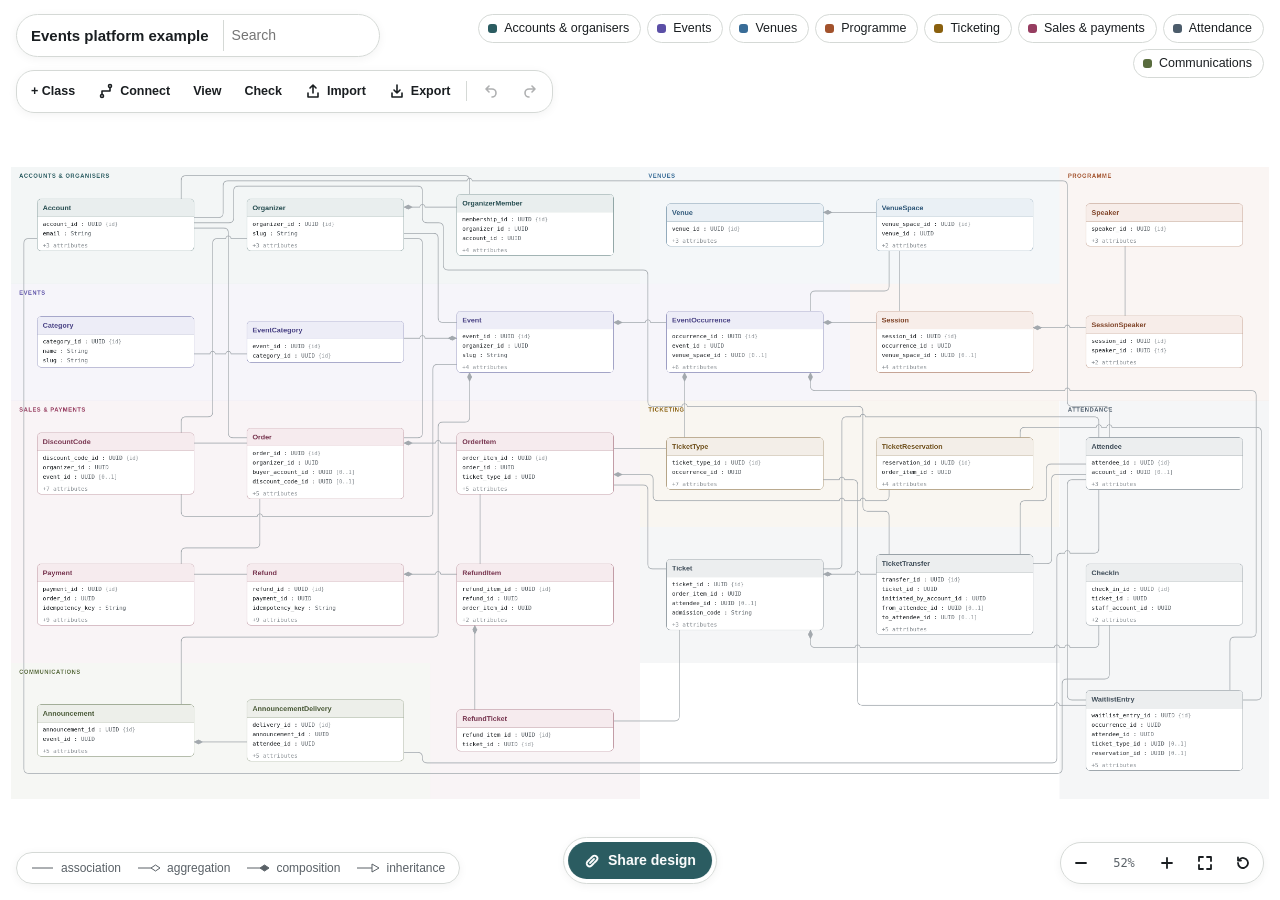
<file: model.html>
<!doctype html>
<html lang="en">
  <head>
    <meta charset="utf8" />
    <meta name="referrer" content="no-referrer" />
    <meta http-equiv="Content-Security-Policy" content="default-src 'none'; script-src 'sha256-tx41shXR1K93W7tuSUE2SUWoGPp3U1l0ZDeWIiPLh3A=' 'sha256-EezbPVqYUZQM7gWFF0aa4iQ2RpqOtzKhaTRLFHDKgM8=' 'sha256-5vnJVrU7waR+SZtwE1mVkf0dfKWaDkb1jveU7jbtNIs=' 'sha256-Dg7/asqXJGgbT4Iswip6CWb/0yxIZ3Prxtt/W4Qpn5o=' 'sha256-NcaaMKE6dgA48uYOeC45P4UeQ/2ByTg3FH+6Jj8q8V0=' 'sha256-XTmGqhU5N9OzcDLiBtL4qWp5f6C9qwDu2RyVLbuWuKY=' 'sha256-f2A0rgxOHgBDAW289hz9+s1SZzee3SzYVJc3NKOXaXc=' 'sha256-Pbe7CKPJ2Kdt3eb2A6Fc1yOyuj6HQ03QP+pJRGUCSm4=' 'sha256-u+NH0eHLAisMnuiJa6hry1XenLK5d98TNYry9vdFvoA=' 'sha256-7Up9QmVbpQLXZnJxBshphFi4OhVz+IMsjXxu3kGbdwk=' 'sha256-LON+kGYlAmVMLbT8IOjtfIZu4NXL42gyp1dOTpWmjEU='; script-src-attr 'none'; style-src 'unsafe-inline' https://fonts.googleapis.com; font-src https://fonts.gstatic.com; img-src data:; connect-src 'none'; object-src 'none'; frame-src 'none'; base-uri 'none'; form-action 'none'" />
    <meta name="viewport" content="width=device-width,initial-scale=1,viewport-fit=cover" />
    <style>
      :root {
  color-scheme: light;
  box-sizing: border-box;
  padding-top: env(safe-area-inset-top, 0px);
  padding-bottom: env(safe-area-inset-bottom, 0px);
}
html {
  scroll-padding-top: env(safe-area-inset-top, 0px);
}
body {
  margin: 0;
  padding: 0;
  font:
    14px -apple-system,
    BlinkMacSystemFont,
    sans-serif;
  background: #faf9f5;
  color: #141413;
}
img {
  max-width: 100%;
}
[hidden]:not([hidden='until-found' i]) {
  display: none !important;
}
    </style>
    <title>Domain Model</title>
    <link
      rel="icon"
      type="image/svg+xml"
      href="[data-uri]"
    />
    <meta name="application-name" content="Domain Model Designer" />
    <meta name="application-version" content="1.2.0" />
    <link rel="preconnect" href="https://fonts.googleapis.com" />
    <link rel="preconnect" href="https://fonts.gstatic.com" crossorigin />
    <link
      rel="stylesheet"
      href="https://fonts.googleapis.com/css2?family=Hanken+Grotesk:wght@400;500;600&family=JetBrains+Mono:wght@400;500&family=Schibsted+Grotesk:wght@500;600;700&display=swap"
    />
    <style>
      /* Layout: one full-viewport canvas; floating glass controls at the corners; detail sheet slides in from the right */
:root {
  color-scheme: light;
  --bg: #ffffff;
  --fg: #1a1e21;
  --muted: #5a6167;
  --faint: #8c9297;
  --line: #d5d9d6;
  --line-soft: #e9ebe9;
  --wire: #a3a9ae;
  --wire-hi: #1a1e21;
  --accent: #2b5c61;
  --glass: rgba(255, 255, 255, 0.78);
  --surface: #f7f9f8;
  --danger: #a4453c;
  --danger-line: #d5a8a1;
  --danger-bg: #fff6f4;
  --toolbar-top: calc(70px + env(safe-area-inset-top, 0px));
  --aux-top: calc(120px + env(safe-area-inset-top, 0px));
  --f-display: 'Schibsted Grotesk', 'Helvetica Neue', Arial, sans-serif;
  --f-body: 'Hanken Grotesk', 'Helvetica Neue', Arial, sans-serif;
  --f-mono: 'JetBrains Mono', ui-monospace, 'SF Mono', Menlo, monospace;
}
* {
  box-sizing: border-box;
}
html,
body {
  height: 100%;
}
body {
  margin: 0;
  background: var(--bg);
  color: var(--fg);
  font: 14px/1.5 var(--f-body);
  overflow: hidden;
}
button,
input {
  font: inherit;
  color: inherit;
}
:focus-visible {
  outline: 2px solid var(--accent);
  outline-offset: 2px;
}

#stage {
  position: fixed;
  inset: 0;
  overflow: hidden;
  touch-action: none;
  cursor: grab;
  background: var(--bg);
}
#stage.panning {
  cursor: grabbing;
}
#world {
  position: absolute;
  left: 0;
  top: 0;
  transform-origin: 0 0;
  will-change: transform;
}
#world svg {
  position: absolute;
  left: 0;
  top: 0;
  overflow: visible;
  pointer-events: none;
}
#wires {
  pointer-events: none;
}
#wires .hit {
  pointer-events: stroke;
  stroke: transparent;
  stroke-width: 14;
  fill: none;
  cursor: pointer;
}
#wires .w {
  fill: none;
  stroke: var(--wire);
  stroke-width: 1.3;
  stroke-linejoin: round;
  transition:
    opacity 0.15s,
    stroke 0.15s;
}
#wires .w.dash {
  stroke-dasharray: 6 4;
}
#wires .w.hi {
  stroke: var(--wire-hi);
  stroke-width: 2;
}
#wires .w.dim {
  opacity: 0.13;
}
.mk-open {
  fill: none;
  stroke: var(--wire);
  stroke-width: 1.4;
  stroke-linejoin: round;
  stroke-linecap: round;
}
.mk-hollow {
  fill: #fff;
  stroke: var(--wire);
  stroke-width: 1.3;
}
.mk-fill {
  fill: var(--wire);
  stroke: var(--wire);
}
.h .mk-open,
.h .mk-hollow {
  stroke: var(--wire-hi);
}
.h .mk-fill {
  fill: var(--wire-hi);
  stroke: var(--wire-hi);
}
.v .mk-open,
.v .mk-hollow {
  stroke: var(--accent);
}
.v .mk-fill {
  fill: var(--accent);
  stroke: var(--accent);
}
#labels text {
  font: 11px var(--f-mono);
  fill: var(--muted);
  paint-order: stroke;
  stroke: #fff;
  stroke-width: 4px;
  stroke-linejoin: round;
}
#labels text.role {
  font: italic 12px var(--f-body);
  fill: var(--fg);
}
#zones .zl {
  font: 600 11px var(--f-body);
  letter-spacing: 0.1em;
  text-transform: uppercase;
}

.card {
  position: absolute;
  left: 0;
  top: 0;
  width: 224px;
  background: #fff;
  border: 1px solid color-mix(in oklab, var(--c) 42%, var(--line));
  border-radius: 8px;
  cursor: pointer;
  user-select: none;
  touch-action: none;
  transition:
    opacity 0.15s,
    box-shadow 0.15s;
  overflow: hidden;
}
.card:hover {
  box-shadow:
    0 0 0 1px var(--c),
    0 4px 14px rgba(20, 24, 28, 0.08);
}
.card.sel {
  box-shadow:
    0 0 0 2px var(--c),
    0 6px 20px rgba(20, 24, 28, 0.12);
  z-index: 3;
}
.card.drag {
  cursor: grabbing;
  box-shadow:
    0 0 0 2px var(--c),
    0 12px 28px rgba(20, 24, 28, 0.18);
  z-index: 4;
}
.card.dim {
  opacity: 0.22;
}
.card.match {
  box-shadow: 0 0 0 3px var(--accent);
}
.card.off,
.zone.off {
  display: none;
}
.ch {
  height: 34px;
  padding: 7px 10px;
  background: color-mix(in oklab, var(--c) 10%, #fff);
  border-bottom: 1px solid color-mix(in oklab, var(--c) 22%, var(--line-soft));
  display: flex;
  align-items: center;
  gap: 8px;
}
.card.st .ch {
  height: 46px;
  flex-direction: column;
  align-items: flex-start;
  justify-content: center;
  gap: 0;
}
.cn {
  font: 600 13.5px/20px var(--f-display);
  color: color-mix(in oklab, var(--c) 78%, var(--fg));
  white-space: nowrap;
  overflow: hidden;
  text-overflow: ellipsis;
  flex: 1;
  min-width: 0;
}
.card.st .cn {
  flex: none;
  max-width: 100%;
}
.cs {
  font: italic 10.5px/12px var(--f-mono);
  color: var(--muted);
}
.ct {
  font: 500 9.5px/1 var(--f-mono);
  color: var(--accent);
  border: 1px solid color-mix(in oklab, var(--accent) 40%, transparent);
  border-radius: 999px;
  padding: 2px 6px;
  flex: none;
}
.cb {
  padding: 5px 0;
}
.cr {
  height: 18px;
  display: flex;
  gap: 0;
  padding: 0 18px 0 10px;
  font: 11px/18px var(--f-mono);
}
.cr .f {
  white-space: nowrap;
  overflow: hidden;
  text-overflow: ellipsis;
}
.cm {
  height: 20px;
  padding: 0 10px;
  font: 11px/18px var(--f-mono);
  color: var(--faint);
}

.glass {
  background: var(--glass);
  backdrop-filter: blur(14px) saturate(1.3);
  -webkit-backdrop-filter: blur(14px) saturate(1.3);
  border: 1px solid var(--line);
  border-radius: 999px;
  box-shadow: 0 2px 10px rgba(20, 24, 28, 0.05);
}
.ui {
  position: fixed;
  z-index: 10;
  display: flex;
  align-items: center;
  gap: 6px;
}
#top {
  top: calc(14px + env(safe-area-inset-top, 0px));
  left: 16px;
  padding: 5px 6px 5px 14px;
}
#top h1 {
  font: 600 15px var(--f-display);
  margin: 0 8px 0 0;
  white-space: nowrap;
}
#q {
  border: 0;
  background: transparent;
  width: 150px;
  padding: 5px 8px;
  border-left: 1px solid var(--line);
  outline: none;
}
#q:focus {
  width: 190px;
}
#q:focus-visible {
  outline: 2px solid var(--accent);
  outline-offset: -1px;
  border-radius: 6px;
}
#areas {
  top: calc(14px + env(safe-area-inset-top, 0px));
  right: 16px;
  flex-wrap: wrap;
  justify-content: flex-end;
  max-width: calc(100vw - 420px);
  max-height: 100px;
  overflow: auto;
  background: none;
  border: 0;
  box-shadow: none;
  backdrop-filter: none;
  -webkit-backdrop-filter: none;
}
.chip {
  border: 1px solid var(--line);
  background: var(--glass);
  backdrop-filter: blur(12px);
  -webkit-backdrop-filter: blur(12px);
  border-radius: 999px;
  padding: 4px 11px 4px 9px;
  font-size: 12.5px;
  cursor: pointer;
  display: inline-flex;
  align-items: center;
  gap: 7px;
  white-space: nowrap;
}
.chip i {
  width: 9px;
  height: 9px;
  border-radius: 3px;
  background: var(--c);
  display: block;
}
.chip[aria-pressed='false'] {
  opacity: 0.42;
}
.chip:hover {
  border-color: var(--faint);
}
#zoom {
  right: 16px;
  bottom: calc(16px + env(safe-area-inset-bottom, 0px));
  padding: 4px;
}
.ib {
  width: 32px;
  height: 32px;
  border: 0;
  background: none;
  border-radius: 999px;
  cursor: pointer;
  display: grid;
  place-items: center;
  color: var(--fg);
}
.ib:hover {
  background: rgba(20, 24, 28, 0.06);
}
.ib svg {
  width: 16px;
  height: 16px;
  stroke: currentColor;
  fill: none;
  stroke-width: 1.8;
  stroke-linecap: round;
  stroke-linejoin: round;
}
#pct {
  font: 12px var(--f-mono);
  color: var(--muted);
  min-width: 42px;
  text-align: center;
}
#legend {
  left: 16px;
  bottom: calc(16px + env(safe-area-inset-bottom, 0px));
  padding: 6px 14px;
  gap: 16px;
  font-size: 12px;
  color: var(--muted);
}
#legend span {
  display: inline-flex;
  align-items: center;
  gap: 6px;
  white-space: nowrap;
}
#legend svg {
  overflow: visible;
}

#share-controls {
  left: 50%;
  bottom: calc(16px + env(safe-area-inset-bottom, 0px));
  transform: translateX(-50%);
  padding: 4px;
}
.share-btn {
  display: inline-flex;
  align-items: center;
  justify-content: center;
  gap: 8px;
  border: 0;
  border-radius: 999px;
  background: var(--accent);
  color: #fff;
  padding: 8px 16px;
  font-weight: 600;
  cursor: pointer;
}
.share-btn:hover {
  background: color-mix(in srgb, var(--accent) 85%, #000);
}
.share-btn:disabled {
  opacity: 0.6;
  cursor: wait;
}
.share-btn svg {
  width: 16px;
  height: 16px;
  fill: none;
  stroke: currentColor;
  stroke-width: 1.8;
  stroke-linecap: round;
  stroke-linejoin: round;
}
#share-dialog,
#export-dialog,
#discard-dialog {
  width: min(520px, calc(100vw - 32px));
  max-height: calc(100dvh - 32px);
  overflow: auto;
  padding: 28px;
  border: 1px solid var(--line);
  border-radius: 16px;
  color: var(--fg);
  background: #fff;
  box-shadow: 0 20px 80px rgba(20, 24, 28, 0.18);
}
#share-dialog::backdrop,
#export-dialog::backdrop,
#discard-dialog::backdrop {
  background: rgba(20, 24, 28, 0.25);
  backdrop-filter: blur(3px);
}
#share-dialog h2,
#export-dialog h2,
#discard-dialog h2 {
  font: 600 24px var(--f-display);
  margin: 0 32px 8px 0;
}
#share-dialog p {
  color: var(--muted);
  margin: 0 0 18px;
}
#share-dialog .x,
#export-dialog .x {
  position: absolute;
  right: 14px;
  top: 14px;
}
.dialog-heading {
  position: sticky;
  top: -28px;
  z-index: 3;
  margin: -28px -28px 0;
  padding: 28px 28px 8px;
  background: #fff;
}
#share-dialog .dialog-heading h2,
#export-dialog .dialog-heading h2 {
  margin-bottom: 0;
}
#share-dialog label {
  display: block;
  font-weight: 600;
  margin-bottom: 6px;
}
#share-link {
  width: 100%;
  border: 1px solid var(--line);
  border-radius: 8px;
  padding: 11px;
  font: 12px var(--f-mono);
  background: #f7f8f7;
}
#share-dialog .actions {
  display: flex;
  align-items: center;
  gap: 12px;
  margin-top: 16px;
  min-height: 38px;
}
#share-feedback {
  font-size: 13px;
  color: var(--muted);
}
#local-link-note {
  font-size: 13px;
  margin: 14px 0 0 !important;
}
#notice {
  position: fixed;
  z-index: 30;
  left: 50%;
  top: var(--aux-top);
  transform: translateX(-50%);
  width: min(580px, calc(100vw - 32px));
  background: #fff;
  border: 1px solid var(--line);
  border-radius: 12px;
  padding: 12px 16px;
  box-shadow: 0 4px 20px rgba(20, 24, 28, 0.1);
}
#notice button {
  margin-left: 8px;
}
body:has(#panel:not([hidden])) #share-controls {
  left: 16px;
  top: var(--aux-top);
  bottom: auto;
  transform: none;
}

#panel {
  position: fixed;
  top: 0;
  right: 0;
  bottom: 0;
  width: min(420px, 100vw);
  background: #fff;
  border-left: 1px solid var(--line);
  z-index: 20;
  overflow: auto;
  padding: 22px 24px calc(40px + env(safe-area-inset-bottom, 0px));
  box-shadow: -12px 0 32px rgba(20, 24, 28, 0.06);
  transform: translateX(0);
  transition: transform 0.22s ease;
}
#panel[hidden] {
  display: block !important;
  transform: translateX(104%);
  visibility: hidden;
}
#panel .x {
  position: absolute;
  top: 14px;
  right: 14px;
}
#panel .eb {
  font: 600 11px var(--f-body);
  letter-spacing: 0.1em;
  text-transform: uppercase;
}
#panel h2 {
  font: 600 24px/1.2 var(--f-display);
  margin: 4px 0 2px;
  letter-spacing: -0.01em;
  overflow-wrap: anywhere;
}
#panel .sub {
  font-size: 13px;
  color: var(--muted);
}
#panel p.d {
  margin: 12px 0 4px;
  max-width: 60ch;
}
#panel h3 {
  font: 500 11px var(--f-body);
  letter-spacing: 0.09em;
  text-transform: uppercase;
  color: var(--muted);
  margin: 22px 0 6px;
  padding-bottom: 6px;
  border-bottom: 1px solid var(--line-soft);
}
.ft {
  width: 100%;
  border-collapse: collapse;
  font-size: 12.5px;
}
.ft td {
  padding: 5px 8px 5px 0;
  border-bottom: 1px solid var(--line-soft);
  vertical-align: top;
}
.ft td.f {
  font: 12px var(--f-mono);
  word-break: break-word;
}
.ft td.t {
  font: 12px var(--f-mono);
  color: var(--muted);
  overflow-wrap: anywhere;
}
.ft .n {
  display: block;
  font: 12px var(--f-body);
  color: var(--muted);
}
.key {
  display: inline-block;
  font: 500 10px/1 var(--f-mono);
  padding: 2px 4px;
  border-radius: 3px;
  border: 1px solid var(--line);
  color: var(--muted);
  margin: 0 3px 2px 0;
}
.facts {
  display: grid;
  grid-template-columns: 96px minmax(0, 1fr);
  gap: 4px 12px;
  font-size: 13px;
}
.facts dt {
  color: var(--muted);
}
.facts dd {
  margin: 0;
  min-width: 0;
  overflow-wrap: anywhere;
}
.facts code {
  font: 12px var(--f-mono);
}
.rl {
  list-style: none;
  margin: 0;
  padding: 0;
  display: grid;
  gap: 2px;
}
.rl li {
  display: grid;
  grid-template-columns: 26px minmax(0, 1fr) 24px;
  gap: 6px;
  align-items: baseline;
  font-size: 13px;
  padding: 3px 0;
  overflow-wrap: anywhere;
}
.rl .g {
  display: flex;
  align-items: center;
  height: 14px;
  grid-column: 1;
  grid-row: 1;
}
.rl .m {
  font: 11.5px var(--f-mono);
  color: var(--muted);
  white-space: normal;
  grid-column: 2;
  grid-row: 2;
}
.rl li > span:not(.g):not(.m) {
  grid-column: 2;
  grid-row: 1;
}
.rl .ed-icon {
  grid-column: 3;
  grid-row: 1;
}
.lk {
  background: none;
  border: 0;
  padding: 0;
  color: var(--accent);
  cursor: pointer;
  font: 500 12.5px var(--f-mono);
  text-decoration: underline;
  text-underline-offset: 2px;
}
.ev {
  margin-bottom: 8px;
}
.ev b {
  font: 500 12px var(--f-mono);
}
.ev div {
  font: 11.5px/1.7 var(--f-mono);
  color: var(--muted);
}
      /* Editing uses the same glass controls and detail drawer as the model viewer. */
#edit-tools {
  left: 16px;
  top: var(--toolbar-top);
  padding: 4px;
  border-radius: 18px;
  gap: 3px;
}
#top {
  max-width: calc(100vw - 32px);
}
#top h1 {
  min-width: 0;
  max-width: 220px;
  overflow: hidden;
  text-overflow: ellipsis;
}
#q {
  flex-shrink: 0;
}
.tool-btn {
  display: inline-flex;
  align-items: center;
  gap: 6px;
  border: 0;
  background: none;
  padding: 7px 10px;
  border-radius: 999px;
  font-size: 12.5px;
  font-weight: 600;
  cursor: pointer;
}
.tool-btn:hover,
.tool-btn[aria-pressed='true'] {
  background: rgba(43, 92, 97, 0.1);
  color: var(--accent);
}
.tool-btn:disabled {
  opacity: 0.35;
  cursor: default;
}
.tool-btn svg,
.card-connector svg,
.ed-icon svg {
  width: 16px;
  height: 16px;
  flex: none;
  fill: none;
  stroke: currentColor;
  stroke-width: 1.6;
  stroke-linecap: round;
  stroke-linejoin: round;
}
.tool-divider {
  width: 1px;
  height: 20px;
  background: var(--line);
  margin: 0 3px;
}
#connection-hint {
  position: fixed;
  z-index: 15;
  top: var(--aux-top);
  left: 16px;
  padding: 7px 12px;
  border-radius: 12px;
  font-size: 13px;
  display: flex;
  align-items: center;
  gap: 16px;
}
#connection-preview {
  z-index: 5;
}
#stage.connecting,
#stage.connecting .card {
  cursor: crosshair;
}
.card.connect-source {
  box-shadow: 0 0 0 3px var(--accent);
}
.card.abstract .cn {
  font-style: italic;
}
.cr .f {
  flex: 1;
  min-width: 0;
}
.cr .attr-type {
  color: var(--muted);
}
.cr .attr-meta {
  color: var(--faint);
  font-size: 10px;
}
.cb {
  max-height: 2320px;
  overflow: auto;
}
.card-connector {
  position: absolute;
  right: 4px;
  top: 5px;
  width: 24px;
  height: 24px;
  display: grid;
  place-items: center;
  border: 0;
  background: transparent;
  border-radius: 4px;
  color: var(--c);
  padding: 0;
  cursor: crosshair;
  opacity: 0;
}
.card:hover .card-connector,
.card:focus-within .card-connector,
.connecting .card-connector {
  opacity: 1;
}
.card-connector:hover {
  background: color-mix(in srgb, var(--c) 10%, transparent);
}
.card-connector:focus-visible,
.tool-btn:focus-visible,
.ed-secondary:focus-visible,
.ed-icon:focus-visible,
.ed-text-btn:focus-visible {
  outline: 2px solid var(--accent);
  outline-offset: 2px;
}
.card:has(.card-connector) .cn {
  padding-right: 22px;
}
.ed-actions {
  display: flex;
  flex-wrap: wrap;
  gap: 8px;
  margin: 14px 0 4px;
}
.ed-secondary {
  background: #fff;
  border: 1px solid var(--line);
  border-radius: 999px;
  padding: 7px 12px;
  font-size: 12.5px;
  cursor: pointer;
}
.ed-secondary:hover {
  border-color: var(--accent);
  background: var(--surface);
}
.ed-secondary:disabled,
.ed-icon:disabled {
  opacity: 0.35;
  cursor: default;
  pointer-events: none;
}
.ed-label {
  display: flex;
  flex-direction: column;
  gap: 5px;
  font-size: 12px;
  font-weight: 600;
  color: var(--muted);
  margin: 12px 0;
}
.ed-label input,
.ed-label select,
.ed-label textarea {
  width: 100%;
  min-width: 0;
  border: 1px solid var(--line);
  border-radius: 7px;
  padding: 8px 9px;
  background: #fff;
  color: var(--fg);
  font: 12px var(--f-body);
  font-weight: 400;
}
.ed-label textarea {
  min-height: 76px;
  resize: vertical;
  line-height: 1.5;
}
.ed-label input:focus,
.ed-label select:focus,
.ed-label textarea:focus {
  outline: 2px solid color-mix(in oklab, var(--accent) 28%, transparent);
  outline-offset: 1px;
  border-color: var(--accent);
}
.ed-grid {
  display: grid;
  grid-template-columns: minmax(0, 1fr) minmax(0, 1fr);
  gap: 12px;
}
.ed-grid .ed-label {
  margin-top: 6px;
  margin-bottom: 6px;
}
.ed-checks,
.ed-checkbox {
  display: flex;
  flex-wrap: wrap;
  align-items: center;
  gap: 14px;
  font-size: 12px;
  margin: 10px 0;
}
.ed-checks label {
  display: flex;
  align-items: center;
  gap: 5px;
}
.ed-checkbox {
  gap: 7px;
}
.ed-area-options {
  min-width: 0;
  margin: 18px 0;
  border: 1px solid var(--line);
  border-radius: 8px;
  padding: 10px 12px;
}
.ed-area-options legend {
  padding: 0 5px;
  font-size: 12px;
  font-weight: 600;
  color: var(--muted);
}
.ed-area-options div {
  display: grid;
  grid-template-columns: repeat(2, minmax(0, 1fr));
  gap: 8px 12px;
  max-height: 240px;
  overflow: auto;
}
.ed-area-options label {
  display: flex;
  align-items: flex-start;
  gap: 7px;
  font-size: 12px;
  overflow-wrap: anywhere;
}
.ed-area-options input {
  flex: none;
  margin-top: 3px;
}
input[type='checkbox'] {
  accent-color: var(--accent);
}
.ed-help {
  font-size: 13px;
  color: var(--muted);
  line-height: 1.5;
  margin: 12px 0 18px;
}
.ed-hint {
  font-size: 12px;
  color: var(--muted);
  line-height: 1.5;
  margin: 4px 0 14px;
}
.ed-choice-error {
  font-size: 12px;
  line-height: 1.5;
  color: var(--danger);
  margin: 4px 0;
}
.ed-label input[type='color'] {
  height: 38px;
  padding: 4px;
  cursor: pointer;
}
.ed-field {
  position: relative;
  min-width: 0;
  border: 1px solid var(--line-soft);
  border-radius: 10px;
  padding: 6px 12px 10px;
  margin: 14px 0;
  background: var(--surface);
}
#edit-fields:empty::before {
  content: 'No attributes yet.';
  display: block;
  font-size: 12px;
  color: var(--muted);
  padding: 8px 0;
}
.ed-field legend {
  font: 500 10px var(--f-body);
  letter-spacing: 0.06em;
  text-transform: uppercase;
  color: var(--muted);
  padding: 0 5px;
}
.ed-field-actions {
  position: absolute;
  right: 7px;
  top: -13px;
  display: flex;
  gap: 3px;
  background: var(--surface);
}
.ed-icon {
  display: inline-grid;
  place-items: center;
  background: none;
  border: 0;
  border-radius: 5px;
  width: 24px;
  height: 24px;
  padding: 0;
  cursor: pointer;
  color: var(--muted);
}
.ed-icon:hover {
  background: rgba(43, 92, 97, 0.1);
  color: var(--accent);
}
.ed-text-btn {
  border: 0;
  background: none;
  color: var(--accent);
  font: 500 12px var(--f-body);
  cursor: pointer;
  padding: 0;
  text-transform: none;
  letter-spacing: normal;
}
#panel h3:has(.ed-text-btn) {
  display: flex;
  align-items: center;
  justify-content: space-between;
}
.ed-details {
  margin-top: 18px;
  font-size: 13px;
}
.ed-details summary {
  color: var(--muted);
  cursor: pointer;
  padding: 6px 0;
}
.ed-save {
  position: sticky;
  bottom: calc(-40px - env(safe-area-inset-bottom, 0px));
  background: rgba(255, 255, 255, 0.96);
  border-top: 1px solid var(--line-soft);
  padding: 12px 0 calc(12px + env(safe-area-inset-bottom, 0px));
  display: flex;
  flex-wrap: wrap;
  align-items: center;
  gap: 10px;
  margin-top: 18px;
  z-index: 2;
}
.ed-error {
  border: 1px solid var(--danger-line);
  background: var(--danger-bg);
  color: var(--danger);
  padding: 10px;
  border-radius: 8px;
  font-size: 12.5px;
}
.danger {
  color: var(--danger);
}
.danger-fill {
  background: var(--danger);
}
.danger-fill:hover {
  background: color-mix(in srgb, var(--danger) 85%, #000);
}
.ed-delete {
  display: block;
  margin-top: 18px;
}
.ed-confirm {
  margin-top: 16px;
  border: 1px solid var(--line);
  border-radius: 8px;
  padding: 12px;
  font-size: 12.5px;
}
.ed-reset-actions {
  margin-top: 18px;
}
.ed-confirm p {
  margin: 0 0 10px;
}
#empty-model,
#filtered-model {
  position: fixed;
  z-index: 6;
  left: 50%;
  top: 50%;
  transform: translate(-50%, -50%);
  width: min(360px, calc(100vw - 32px));
  padding: 26px;
  text-align: center;
  border-radius: 14px;
}
#empty-model h2,
#filtered-model h2 {
  font: 600 24px var(--f-display);
  margin: 0 0 8px;
}
#empty-model p,
#filtered-model p {
  font-size: 13px;
  color: var(--muted);
  margin: 0 0 20px;
}
#export-dialog {
  width: min(600px, calc(100vw - 32px));
}
#export-description {
  font-size: 13px;
  color: var(--muted);
  line-height: 1.5;
}
#export-preview {
  display: block;
  width: 100%;
  height: 220px;
  max-height: 50dvh;
  border: 1px solid var(--line);
  border-radius: 7px;
  padding: 10px;
  font: 11.5px/1.5 var(--f-mono);
  resize: vertical;
  background: var(--surface);
  color: var(--fg);
}
.export-footer {
  position: sticky;
  bottom: -28px;
  background: #fff;
  padding: 1px 0 12px;
  margin-top: 20px;
  z-index: 2;
}
#export-dialog .ed-save {
  position: static;
  padding-bottom: 0;
  margin-top: 0;
}
#export-summary {
  padding: 14px 16px;
  border: 1px solid var(--line-soft);
  border-radius: 10px;
  background: var(--surface);
  margin: 18px 0;
}
.export-model-name {
  font: 600 14px var(--f-display);
  overflow-wrap: anywhere;
  margin-bottom: 12px;
}
.export-stats {
  display: grid;
  grid-template-columns: repeat(3, minmax(0, 1fr));
  gap: 12px;
}
.export-stats strong {
  display: block;
  font: 600 22px var(--f-display);
  color: var(--fg);
}
.export-stats span,
#export-summary p {
  font-size: 11.5px;
  color: var(--muted);
}
#export-summary p {
  margin: 12px 0 0;
}
.ed-file-info {
  font: 11px/1.5 var(--f-mono);
  color: var(--muted);
  overflow-wrap: anywhere;
  margin-top: 20px;
}
.ed-inline-note {
  display: flex;
  flex-wrap: wrap;
  gap: 8px 14px;
  align-items: center;
  padding: 10px 12px;
  border: 1px solid var(--line);
  border-radius: 8px;
  background: var(--surface);
  font-size: 12px;
  color: var(--muted);
  line-height: 1.5;
}
#discard-dialog {
  width: min(440px, calc(100vw - 32px));
}
#discard-description {
  font-size: 13px;
  color: var(--muted);
  line-height: 1.5;
}
.dialog-actions {
  display: flex;
  flex-wrap: wrap;
  justify-content: flex-end;
  gap: 10px;
  margin-top: 24px;
}
#export-feedback {
  font-size: 12px;
  color: var(--muted);
  min-height: 18px;
  margin: 12px 0 0;
}
body:has(#panel:not([hidden])) #zoom {
  right: 436px;
}
@media (max-width: 820px) {
  #areas,
  #legend {
    display: none;
  }
  #q {
    width: 110px;
  }
  #q:focus {
    width: 140px;
  }
  #edit-tools {
    max-width: calc(100vw - 32px);
    flex-wrap: wrap;
  }
  .tool-btn {
    padding: 7px 8px;
  }
  #share-controls {
    top: auto;
    bottom: calc(16px + env(safe-area-inset-bottom, 0px));
    left: 16px;
    transform: none;
  }
  body:has(#panel:not([hidden])) #share-controls {
    top: var(--aux-top);
    bottom: auto;
    left: auto;
    right: 16px;
  }
  body:has(#panel:not([hidden])) #zoom {
    top: var(--aux-top);
    bottom: auto;
    left: 16px;
    right: auto;
  }
  #panel {
    top: auto;
    height: min(78dvh, calc(100dvh - var(--aux-top) - 60px));
    width: 100vw;
    border-left: 0;
    border-top: 1px solid var(--line);
    border-radius: 14px 14px 0 0;
  }
  #panel[hidden] {
    transform: translateY(104%);
  }
  #share-dialog,
  #export-dialog,
  #discard-dialog {
    padding: 24px;
  }
  .dialog-heading {
    top: -24px;
    margin: -24px -24px 0;
    padding: 24px 24px 8px;
  }
  .export-footer {
    bottom: -24px;
  }
}
@media (max-width: 480px) {
  #connect,
  #export-model {
    font-size: 0;
    gap: 0;
  }
}
@media (max-width: 380px) {
  #share-controls .share-btn {
    font-size: 0;
    gap: 0;
    padding: 10px;
    width: 36px;
    height: 36px;
  }
}
@media (hover: none) {
  .card-connector {
    opacity: 1;
  }
}
@media (prefers-reduced-motion: reduce) {
  * {
    transition: none !important;
  }
}
.tool-btn.has-issues {
  color: var(--danger);
}
    </style>
  </head>
  <body>
    <div id="stage" aria-label="Domain model canvas">
      <div id="world">
        <svg id="zones" xmlns="http://www.w3.org/2000/svg"></svg>
        <svg id="wires" xmlns="http://www.w3.org/2000/svg"></svg>
        <div id="cards"></div>
        <svg id="labels" xmlns="http://www.w3.org/2000/svg"></svg>
        <svg id="connection-preview" xmlns="http://www.w3.org/2000/svg" aria-hidden="true"></svg>
      </div>
    </div>
    <div id="top" class="ui glass">
      <h1>Domain Model</h1>
      <input
        id="q"
        type="search"
        placeholder="Search"
        aria-label="Search entities and fields"
        autocomplete="off"
        maxlength="500"
      />
    </div>
    <div id="edit-tools" class="ui glass" role="toolbar" aria-label="Edit data model">
      <button id="add-class" type="button" class="tool-btn">+ Class</button>
      <button
        id="connect"
        type="button"
        class="tool-btn"
        aria-label="Connect classes"
        aria-pressed="false"
      >
        <svg viewBox="0 0 16 16" aria-hidden="true">
          <path d="M4 11V8h8V5" />
          <circle cx="4" cy="13" r="1.5" />
          <circle cx="12" cy="3" r="1.5" /></svg
        >Connect
      </button>
      <button id="view-settings" type="button" class="tool-btn">View</button>
      <button id="check-model" type="button" class="tool-btn" aria-label="Check model">
        Check
      </button>
      <button id="import-model" type="button" class="tool-btn" aria-label="Import model">
        <svg viewBox="0 0 16 16" aria-hidden="true">
          <path d="M8 10V2m-3 3 3-3 3 3M3 10v4h10v-4" /></svg
        >Import
      </button>
      <button id="export-model" type="button" class="tool-btn" aria-label="Export model">
        <svg viewBox="0 0 16 16" aria-hidden="true">
          <path d="M8 2v8m-3-3 3 3 3-3M3 10v4h10v-4" /></svg
        >Export
      </button>
      <span class="tool-divider" aria-hidden="true"></span>
      <button
        id="undo"
        type="button"
        class="tool-btn"
        disabled
        aria-label="Undo"
        title="Undo (⌘/Ctrl Z)"
      >
        <svg viewBox="0 0 16 16" aria-hidden="true">
          <path d="m6 3-3 3 3 3M3 6h6a4 4 0 0 1 0 8" />
        </svg>
      </button>
      <button
        id="redo"
        type="button"
        class="tool-btn"
        disabled
        aria-label="Redo"
        title="Redo (⌘/Ctrl Shift Z)"
      >
        <svg viewBox="0 0 16 16" aria-hidden="true">
          <path d="m10 3 3 3-3 3m3-3H7a4 4 0 0 0 0 8" />
        </svg>
      </button>
    </div>
    <div id="connection-hint" class="glass" role="status" hidden>
      <span id="connection-hint-text"></span
      ><button id="cancel-connection" class="ed-text-btn" type="button">Cancel</button>
    </div>
    <div id="empty-model" class="glass" hidden>
      <h2>Your model is empty</h2>
      <p>Add a class to start designing.</p>
      <button id="empty-add-class" class="share-btn" type="button">+ Add class</button>
    </div>
    <div id="filtered-model" class="glass" hidden>
      <h2>All classes are hidden</h2>
      <p>Change the visible domain areas in View, or show all areas.</p>
      <button id="show-all-areas" class="share-btn" type="button">Show all areas</button>
    </div>
    <div id="areas" class="ui"></div>
    <div id="legend" class="ui glass"></div>
    <div id="share-controls" class="ui glass">
      <button id="share" class="share-btn" type="button">
        <svg viewBox="0 0 16 16" aria-hidden="true">
          <path
            d="M6 10l4-4M5.5 6.5l-2 2a2.8 2.8 0 0 0 4 4l2-2M6.5 5.5l2-2a2.8 2.8 0 0 1 4 4l-2 2"
          /></svg
        >Share design
      </button>
    </div>
    <div id="notice" role="alert" hidden>
      <span id="notice-text"></span
      ><button id="use-default" class="lk" type="button" hidden>Use default model</button>
    </div>
    <dialog id="share-dialog" aria-labelledby="share-title" aria-describedby="share-description">
      <div class="dialog-heading">
        <button id="share-close" class="ib x" type="button" aria-label="Close share dialog">
          <svg viewBox="0 0 16 16" aria-hidden="true"><path d="M4 4l8 8M12 4l-8 8" /></svg>
        </button>
        <h2 id="share-title">Share this design</h2>
      </div>
      <p id="share-description">
        This link includes the full model, descriptions, layout, and current view.
      </p>
      <p id="share-draft-note" class="ed-inline-note" hidden>
        Unsaved drawer edits are excluded. Save them before sharing.
      </p>
      <label for="share-link">Design link</label>
      <input
        id="share-link"
        type="text"
        readonly
        spellcheck="false"
        aria-describedby="share-feedback"
      />
      <div class="actions">
        <button id="copy-link" class="share-btn" type="button" disabled>Copy link</button
        ><span id="share-feedback" role="status" aria-live="polite"></span>
      </div>
      <p id="local-link-note" hidden>
        This address works on this computer. To share with others, open this page from a shared web
        address.
      </p>
    </dialog>
    <dialog id="export-dialog" aria-labelledby="export-title" aria-describedby="export-description">
      <div class="dialog-heading">
        <button id="export-close" class="ib x" type="button" aria-label="Close export">
          <svg viewBox="0 0 16 16" aria-hidden="true"><path d="M4 4l8 8M12 4l-8 8" /></svg>
        </button>
        <h2 id="export-title">Export model</h2>
      </div>
      <p id="export-description">
        The complete saved model, including hidden areas and attributes.
      </p>
      <div id="export-summary" aria-label="Model summary"></div>
      <label class="ed-label"
        >Format<select id="export-format" aria-describedby="export-format-help">
          <option value="readable">Model JSON · for AI and other tools</option>
          <option value="brief">AI brief · Markdown</option>
          <option value="design">Design backup · JSON</option>
        </select></label
      >
      <p id="export-format-help" class="ed-hint"></p>
      <div id="export-draft-note" class="ed-inline-note" hidden>
        <span>Unsaved drawer edits are excluded.</span
        ><button id="export-return-to-edit" class="ed-text-btn" type="button">Review edits</button>
      </div>
      <p id="export-file-info" class="ed-file-info"></p>
      <details class="ed-details">
        <summary>Preview export</summary>
        <textarea
          id="export-preview"
          readonly
          spellcheck="false"
          aria-label="Export preview"
        ></textarea>
      </details>
      <div class="export-footer">
        <div class="ed-save">
          <button id="export-download" class="share-btn" type="button">
            <svg viewBox="0 0 16 16" aria-hidden="true">
              <path d="M8 2v8m-3-3 3 3 3-3M3 10v4h10v-4" /></svg
            >Download</button
          ><button id="export-copy" class="ed-secondary" type="button">Copy JSON</button>
        </div>
        <p id="export-feedback" role="status" aria-live="polite"></p>
      </div>
    </dialog>
    <dialog
      id="discard-dialog"
      aria-labelledby="discard-title"
      aria-describedby="discard-description"
    >
      <h2 id="discard-title">Unsaved changes</h2>
      <p id="discard-description">
        Keep editing to save your changes, or discard them to continue.
      </p>
      <form method="dialog" class="dialog-actions">
        <button class="ed-secondary" value="keep" autofocus>Keep editing</button
        ><button class="share-btn danger-fill" value="discard">Discard changes</button>
      </form>
    </dialog>
    <div id="zoom" class="ui glass">
      <button class="ib" id="zo" aria-label="Zoom out">
        <svg viewBox="0 0 16 16"><path d="M3 8h10" /></svg>
      </button>
      <span id="pct">100%</span>
      <button class="ib" id="zi" aria-label="Zoom in">
        <svg viewBox="0 0 16 16"><path d="M3 8h10M8 3v10" /></svg>
      </button>
      <button class="ib" id="zf" aria-label="Fit to screen">
        <svg viewBox="0 0 16 16"><path d="M2 6V2h4M10 2h4v4M14 10v4h-4M6 14H2v-4" /></svg>
      </button>
      <button class="ib" id="zr" aria-label="Restore layout">
        <svg viewBox="0 0 16 16">
          <path d="M3 8a5 5 0 1 0 1.6-3.7" />
          <path d="M3 2.5v3h3" />
        </svg>
      </button>
    </div>
    <aside id="panel" hidden aria-live="polite"></aside>

    <script>
      /* Orthogonal edge router: A* on a fine grid around rectangular cards.
   Lines never enter a card; crossings, overlaps, bends and crowding carry costs. */
(function (root) {
  const DX = [1, 0, -1, 0],
    DY = [0, 1, 0, -1]; // E S W N
  const INF = 1e30;

  function Heap() {
    this.k = [];
    this.v = [];
  }
  Heap.prototype.push = function (key, val) {
    const k = this.k,
      v = this.v;
    let i = k.length;
    k.push(key);
    v.push(val);
    while (i > 0) {
      const p = (i - 1) >> 1;
      if (k[p] <= key) break;
      k[i] = k[p];
      v[i] = v[p];
      i = p;
    }
    k[i] = key;
    v[i] = val;
  };
  Heap.prototype.pop = function () {
    const k = this.k,
      v = this.v,
      top = v[0],
      lk = k.pop(),
      lv = v.pop(),
      n = k.length;
    if (n) {
      let i = 0;
      for (;;) {
        let c = 2 * i + 1;
        if (c >= n) break;
        if (c + 1 < n && k[c + 1] < k[c]) c++;
        if (k[c] >= lk) break;
        k[i] = k[c];
        v[i] = v[c];
        i = c;
      }
      k[i] = lk;
      v[i] = lv;
    }
    return top;
  };

  function Router(nodes, o) {
    this.o = o = Object.assign(
      {
        grid: 10,
        pad: 14,
        margin: 240,
        bend: 24,
        cross: 140,
        overlap: 600,
        port: 90,
        near: 4,
        inset: 16,
        outside: 0,
        ring: 40,
      },
      o || {}
    );
    this.nodes = nodes;
    const G = o.grid;
    let x0 = INF,
      y0 = INF,
      x1 = -INF,
      y1 = -INF;
    for (const id in nodes) {
      const r = nodes[id];
      x0 = Math.min(x0, r.x);
      y0 = Math.min(y0, r.y);
      x1 = Math.max(x1, r.x + r.w);
      y1 = Math.max(y1, r.y + r.h);
    }
    this.ox = Math.floor((x0 - o.margin) / G) * G;
    this.oy = Math.floor((y0 - o.margin) / G) * G;
    this.cols = Math.ceil((x1 + o.margin - this.ox) / G);
    this.rows = Math.ceil((y1 + o.margin - this.oy) / G);
    const N = this.cols * this.rows;
    this.N = N;
    this.blocked = new Int16Array(N).fill(-1);
    this.occH = new Uint8Array(N);
    this.occV = new Uint8Array(N);
    this.occP = new Uint8Array(N);
    this.nearH = new Uint8Array(N);
    this.nearV = new Uint8Array(N);
    this.g = new Float64Array(N * 4).fill(INF);
    this.from = new Int32Array(N * 4).fill(-1);
    this.touched = [];
    this.bx0 = x0 - o.ring;
    this.by0 = y0 - o.ring;
    this.bx1 = x1 + o.ring;
    this.by1 = y1 + o.ring;
    this.ids = Object.keys(nodes);
    this.ids.forEach((id, i) => this.paint(nodes[id], i));
    this.routes = {};
  }
  Router.prototype.cx = function (c) {
    return this.ox + c * this.o.grid + this.o.grid / 2;
  };
  Router.prototype.cy = function (r) {
    return this.oy + r * this.o.grid + this.o.grid / 2;
  };
  Router.prototype.span = function (r) {
    const G = this.o.grid,
      P = this.o.pad;
    return {
      c0: Math.ceil((r.x - P - this.ox - G / 2) / G),
      c1: Math.floor((r.x + r.w + P - this.ox - G / 2) / G),
      r0: Math.ceil((r.y - P - this.oy - G / 2) / G),
      r1: Math.floor((r.y + r.h + P - this.oy - G / 2) / G),
    };
  };
  Router.prototype.paint = function (r, i) {
    const s = this.span(r);
    for (let y = Math.max(0, s.r0); y <= Math.min(this.rows - 1, s.r1); y++)
      for (let x = Math.max(0, s.c0); x <= Math.min(this.cols - 1, s.c1); x++)
        this.blocked[y * this.cols + x] = i;
  };
  Router.prototype.repaint = function () {
    this.blocked.fill(-1);
    this.ids.forEach((id, i) => {
      if (!this.nodes[id].hidden) this.paint(this.nodes[id], i);
    });
  };
  Router.prototype.ring = function (id) {
    const r = this.nodes[id],
      s = this.span(r),
      out = [],
      ins = this.o.inset;
    const top = s.r0 - 1,
      bot = s.r1 + 1,
      lef = s.c0 - 1,
      rig = s.c1 + 1;
    for (let c = s.c0; c <= s.c1; c++) {
      const x = this.cx(c);
      if (x < r.x + ins || x > r.x + r.w - ins || c < 0 || c >= this.cols) continue;
      if (top >= 0) out.push({ cell: top * this.cols + c, dir: 3, px: x, py: r.y });
      if (bot < this.rows) out.push({ cell: bot * this.cols + c, dir: 1, px: x, py: r.y + r.h });
    }
    for (let y = s.r0; y <= s.r1; y++) {
      const yy = this.cy(y);
      if (yy < r.y + ins || yy > r.y + r.h - ins || y < 0 || y >= this.rows) continue;
      if (lef >= 0) out.push({ cell: y * this.cols + lef, dir: 2, px: r.x, py: yy });
      if (rig < this.cols) out.push({ cell: y * this.cols + rig, dir: 0, px: r.x + r.w, py: yy });
    }
    return out;
  };
  Router.prototype.route = function (src, tgt, limit) {
    const o = this.o,
      G = o.grid,
      cols = this.cols,
      rows = this.rows,
      blocked = this.blocked;
    const occH = this.occH,
      occV = this.occV,
      occP = this.occP,
      nearH = this.nearH,
      nearV = this.nearV;
    const g = this.g,
      from = this.from,
      touched = this.touched;
    for (let i = 0; i < touched.length; i++) {
      g[touched[i]] = INF;
      from[touched[i]] = -1;
    }
    touched.length = 0;
    const T = this.nodes[tgt],
      tx0 = T.x - o.pad,
      tx1 = T.x + T.w + o.pad,
      ty0 = T.y - o.pad,
      ty1 = T.y + T.h + o.pad;
    const goal = new Map();
    this.ring(tgt).forEach((p) => {
      if (blocked[p.cell] < 0) goal.set(p.cell * 4 + ((p.dir + 2) & 3), p);
    });
    const heap = new Heap();
    const h = (cell) => {
      const x = this.cx(cell % cols),
        y = this.cy((cell / cols) | 0);
      return Math.max(0, tx0 - x, x - tx1) + Math.max(0, ty0 - y, y - ty1);
    };
    const startOf = new Map();
    this.ring(src).forEach((p) => {
      if (blocked[p.cell] >= 0) return;
      const s = p.cell * 4 + p.dir;
      const vert = p.dir === 1 || p.dir === 3;
      const c0 =
        (occP[p.cell] ? o.port : 0) +
        ((vert ? occV[p.cell] : occH[p.cell]) ? o.overlap : 0) +
        ((vert ? occH[p.cell] : occV[p.cell]) ? o.cross : 0);
      if (c0 < g[s]) {
        if (g[s] === INF) touched.push(s);
        g[s] = c0;
        from[s] = -2;
        startOf.set(s, p);
        heap.push(c0 + h(p.cell), s);
      }
    });
    let end = -1,
      n = 0;
    const cap = limit || 600000;
    while (heap.k.length) {
      const s = heap.pop(),
        cell = s >> 2,
        d = s & 3;
      if (goal.has(s)) {
        end = s;
        break;
      }
      if (++n > cap) break;
      const gs = g[s],
        x = cell % cols,
        y = (cell / cols) | 0;
      for (let nd = 0; nd < 4; nd++) {
        if (nd === ((d + 2) & 3)) continue;
        const nx = x + DX[nd],
          ny = y + DY[nd];
        if (nx < 0 || ny < 0 || nx >= cols || ny >= rows) continue;
        const nc = ny * cols + nx;
        if (blocked[nc] >= 0) continue;
        const horiz = nd === 0 || nd === 2;
        let cost = G + (nd !== d ? o.bend : 0);
        if (horiz ? occH[nc] : occV[nc]) cost += o.overlap;
        if (horiz ? occV[nc] : occH[nc]) cost += o.cross;
        if (occP[nc]) cost += o.port;
        cost += o.near * (horiz ? nearH[nc] : nearV[nc]);
        if (o.outside) {
          const px = this.ox + nx * G + G / 2,
            py = this.oy + ny * G + G / 2;
          if (px < this.bx0 || px > this.bx1 || py < this.by0 || py > this.by1) cost += o.outside;
        }
        const ns = nc * 4 + nd,
          ng = gs + cost;
        if (ng < g[ns]) {
          if (g[ns] === INF) touched.push(ns);
          g[ns] = ng;
          from[ns] = s;
          heap.push(ng + h(nc), ns);
        }
      }
    }
    if (end < 0) return null;
    const states = [];
    for (let s = end; ; s = from[s]) {
      states.push(s);
      if (from[s] === -2) break;
    }
    states.reverse();
    const sp = startOf.get(states[0]),
      ep = goal.get(end);
    const cells = states.map((s) => s >> 2),
      dirs = states.map((s) => s & 3);
    const pt = (c) => ({ x: this.cx(c % cols), y: this.cy((c / cols) | 0) });
    const pts = [{ x: sp.px, y: sp.py }, pt(cells[0])];
    for (let i = 1; i < cells.length; i++) if (dirs[i] !== dirs[i - 1]) pts.push(pt(cells[i - 1]));
    const last = pt(cells[cells.length - 1]);
    pts.push(last);
    pts.push(ep.dir === 1 || ep.dir === 3 ? { x: last.x, y: ep.py } : { x: ep.px, y: last.y });
    return { pts: simplify(pts), cells, dirs, startCell: sp.cell, endCell: ep.cell, src, tgt };
  };
  function simplify(p) {
    const out = [];
    p.forEach((b) => {
      const a = out[out.length - 1];
      if (a && Math.abs(a.x - b.x) < 0.01 && Math.abs(a.y - b.y) < 0.01) return;
      out.push({ x: b.x, y: b.y });
    });
    for (let i = out.length - 2; i > 0; i--) {
      const a = out[i - 1],
        b = out[i],
        c = out[i + 1];
      if (
        (Math.abs(a.x - b.x) < 0.01 && Math.abs(b.x - c.x) < 0.01) ||
        (Math.abs(a.y - b.y) < 0.01 && Math.abs(b.y - c.y) < 0.01)
      )
        out.splice(i, 1);
    }
    return out;
  }
  Router.prototype.mark = function (res, v) {
    const cols = this.cols,
      N = this.N;
    const bump = (arr, i) => {
      if (i >= 0 && i < N) arr[i] = Math.max(0, arr[i] + v);
    };
    for (let i = 0; i < res.cells.length; i++) {
      const c = res.cells[i],
        d = res.dirs[i],
        nd = i + 1 < res.dirs.length ? res.dirs[i + 1] : d;
      const hz = d === 0 || d === 2 || nd === 0 || nd === 2,
        vt = d === 1 || d === 3 || nd === 1 || nd === 3;
      if (hz) {
        bump(this.occH, c);
        bump(this.nearH, c - cols);
        bump(this.nearH, c + cols);
      }
      if (vt) {
        bump(this.occV, c);
        bump(this.nearV, c - 1);
        bump(this.nearV, c + 1);
      }
    }
    bump(this.occP, res.startCell);
    bump(this.occP, res.endCell);
  };
  Router.prototype.add = function (id, src, tgt) {
    const r = this.route(src, tgt);
    if (r) {
      this.routes[id] = r;
      this.mark(r, 1);
    }
    return r;
  };
  Router.prototype.remove = function (id) {
    const r = this.routes[id];
    if (r) {
      this.mark(r, -1);
      delete this.routes[id];
    }
  };
  Router.prototype.routeAll = function (edges, passes) {
    const nd = this.nodes;
    const order = edges
      .slice()
      .sort((a, b) => dist(nd[a.src], nd[a.tgt]) - dist(nd[b.src], nd[b.tgt]));
    order.forEach((e) => this.add(e.id, e.src, e.tgt));
    for (let p = 0; p < (passes == null ? 4 : passes); p++) {
      let improved = 0;
      const cr = crossingsPerEdge(this.routes);
      order
        .filter((e) => cr[e.id] > 0)
        .forEach((e) => {
          const old = this.routes[e.id];
          if (!old) return;
          this.mark(old, -1);
          delete this.routes[e.id];
          const r = this.route(e.src, e.tgt);
          const before = countFor(old, this.routes),
            after = r ? countFor(r, this.routes) : INF;
          if (r && after < before) {
            this.routes[e.id] = r;
            this.mark(r, 1);
            improved++;
          } else {
            this.routes[e.id] = old;
            this.mark(old, 1);
          }
        });
      if (!improved) break;
    }
    return this.routes;
  };
  function dist(a, b) {
    return Math.abs(a.x + a.w / 2 - b.x - b.w / 2) + Math.abs(a.y + a.h / 2 - b.y - b.h / 2);
  }
  function segIntersect(a, b, c, d) {
    const h1 = Math.abs(a.y - b.y) < 0.5,
      h2 = Math.abs(c.y - d.y) < 0.5;
    if (h1 === h2) return null;
    const H = h1 ? [a, b] : [c, d],
      V = h1 ? [c, d] : [a, b],
      y = H[0].y,
      x = V[0].x;
    if (
      x > Math.min(H[0].x, H[1].x) + 0.5 &&
      x < Math.max(H[0].x, H[1].x) - 0.5 &&
      y > Math.min(V[0].y, V[1].y) + 0.5 &&
      y < Math.max(V[0].y, V[1].y) - 0.5
    )
      return { x, y };
    return null;
  }
  function crossingsBetween(p, q) {
    let n = 0;
    for (let i = 1; i < p.length; i++)
      for (let j = 1; j < q.length; j++) if (segIntersect(p[i - 1], p[i], q[j - 1], q[j])) n++;
    return n;
  }
  function countFor(r, routes) {
    let n = 0;
    for (const k in routes) n += crossingsBetween(r.pts, routes[k].pts);
    return n;
  }
  function crossingsPerEdge(routes) {
    const out = {},
      ks = Object.keys(routes);
    ks.forEach((k) => (out[k] = 0));
    for (let i = 0; i < ks.length; i++)
      for (let j = i + 1; j < ks.length; j++) {
        const n = crossingsBetween(routes[ks[i]].pts, routes[ks[j]].pts);
        out[ks[i]] += n;
        out[ks[j]] += n;
      }
    return out;
  }
  function totalCrossings(routes) {
    const ks = Object.keys(routes);
    let n = 0;
    for (let i = 0; i < ks.length; i++)
      for (let j = i + 1; j < ks.length; j++)
        n += crossingsBetween(routes[ks[i]].pts, routes[ks[j]].pts);
    return n;
  }
  const api = { Router, totalCrossings, segIntersect, crossingsBetween, crossingsPerEdge };
  if (typeof module !== 'undefined' && module.exports) module.exports = api;
  else root.OrthoRouter = api;
})(typeof self !== 'undefined' ? self : this);
    </script>
    <script>
      const DM={"title":"Events platform example","CTX":[{"id":"accounts","name":"Accounts & organisers","desc":"People who sign in, organisations that host events, and their team memberships.","color":"#2B5C61"},{"id":"events","name":"Events","desc":"Reusable event listings, their dated occurrences, and discovery categories.","color":"#5B4FA6"},{"id":"venues","name":"Venues","desc":"Physical venues and their bookable rooms or spaces.","color":"#386C97"},{"id":"programme","name":"Programme","desc":"The sessions and speakers within an event occurrence.","color":"#A2522C"},{"id":"ticketing","name":"Ticketing","desc":"Ticket products, capacity, sales windows, and temporary checkout reservations.","color":"#8A600E"},{"id":"sales","name":"Sales & payments","desc":"Purchases, price snapshots, discounts, payment attempts, and partial refunds.","color":"#963D60"},{"id":"attendance","name":"Attendance","desc":"Ticket holders, issued tickets, transfers, admission records, and waiting lists.","color":"#4C5C6B"},{"id":"communications","name":"Communications","desc":"Event announcements and a record of each email delivery.","color":"#596C3E"}],"ENT":[{"id":"Account","ctx":"accounts","desc":"A sign-in account. A buyer, organiser team member, or attendee may use the same account. Authentication secrets belong in a separate identity system.","f":[{"n":"account_id","t":"UUID","m":"1","k":"PK","note":""},{"n":"email","t":"String","m":"1","k":"UK","note":"Unique after trimming and case-insensitive comparison."},{"n":"display_name","t":"String","m":"1","k":"","note":""},{"n":"status","t":"AccountStatus","m":"1","k":"","note":""},{"n":"created_at","t":"DateTime","m":"1","k":"","note":""}]},{"id":"Organizer","ctx":"accounts","desc":"An organisation or individual that owns event listings and receives their sales proceeds.","f":[{"n":"organizer_id","t":"UUID","m":"1","k":"PK","note":""},{"n":"name","t":"String","m":"1","k":"","note":""},{"n":"slug","t":"String","m":"1","k":"UK","note":""},{"n":"contact_email","t":"String","m":"1","k":"","note":""},{"n":"created_at","t":"DateTime","m":"1","k":"","note":""}],"checks":["At least one active OrganizerMember has the owner role.","An active owner membership refers to an active account. Removing or suspending the last active owner is prohibited."]},{"id":"OrganizerMember","ctx":"accounts","desc":"Connects an account to an organiser team and records its role. One account can belong to several organisers.","f":[{"n":"membership_id","t":"UUID","m":"1","k":"PK","note":""},{"n":"organizer_id","t":"UUID","m":"1","k":"FK:Organizer","note":""},{"n":"account_id","t":"UUID","m":"1","k":"FK:Account","note":""},{"n":"role","t":"OrganizerRole","m":"1","k":"","note":""},{"n":"joined_at","t":"DateTime","m":"1","k":"","note":""},{"n":"status","t":"MembershipStatus","k":"","m":"1","note":""},{"n":"removed_at","t":"DateTime","k":"","m":"0..1","note":""}],"uk":["(organizer_id, account_id)"],"checks":["Removed memberships have removed_at; active and suspended memberships do not. Rejoining reactivates the existing membership."]},{"id":"Category","ctx":"events","desc":"A reusable discovery category, such as music or workshops. This is a controlled classification, not an event owner.","f":[{"n":"category_id","t":"UUID","m":"1","k":"PK","note":""},{"n":"name","t":"String","m":"1","k":"UK","note":""},{"n":"slug","t":"String","m":"1","k":"UK","note":""}]},{"id":"Event","ctx":"events","desc":"The public listing and shared description of an event. Each dated run is an EventOccurrence; recurring events reuse this listing.","f":[{"n":"event_id","t":"UUID","m":"1","k":"PK","note":""},{"n":"organizer_id","t":"UUID","m":"1","k":"FK:Organizer","note":""},{"n":"title","t":"String","m":"1","k":"","note":""},{"n":"slug","t":"String","m":"1","k":"UK","note":""},{"n":"description","t":"String","m":"1","k":"","note":""},{"n":"status","t":"EventStatus","m":"1","k":"","note":""},{"n":"created_at","t":"DateTime","m":"1","k":"","note":""}]},{"id":"EventCategory","ctx":"events","desc":"An explicit link that allows an event to appear in multiple categories without duplicating event or category data.","f":[{"n":"event_id","t":"UUID","m":"1","k":"PK FK:Event","note":""},{"n":"category_id","t":"UUID","m":"1","k":"PK FK:Category","note":""}]},{"id":"EventOccurrence","ctx":"events","desc":"One dated run of an event. It has its own time, location, capacity, programme, ticket products, and waiting list.","f":[{"n":"occurrence_id","t":"UUID","m":"1","k":"PK","note":""},{"n":"event_id","t":"UUID","m":"1","k":"FK:Event","note":""},{"n":"venue_space_id","t":"UUID","m":"0..1","k":"FK:VenueSpace","note":""},{"n":"online_url","t":"String","m":"0..1","k":"","note":""},{"n":"starts_at","t":"DateTime","m":"1","k":"","note":""},{"n":"ends_at","t":"DateTime","m":"1","k":"","note":""},{"n":"time_zone","t":"String","m":"1","k":"","note":"IANA time-zone name used to display the UTC timestamps."},{"n":"capacity","t":"Integer","m":"1","k":"","note":"Maximum number of issued valid tickets plus active, unexpired reserved places."},{"n":"status","t":"OccurrenceStatus","m":"1","k":"","note":""}],"checks":["ends_at > starts_at; capacity >= 0.","At least one of venue_space_id and online_url is present; both may be set for a hybrid event.","For a physical occurrence, capacity \u003c= its venue space capacity.","time_zone is an IANA time-zone identifier. Timestamps are absolute UTC instants; ambiguous or nonexistent local input times are resolved before storage.","Overlapping scheduled physical occurrences cannot book the same venue space; cancelled occurrences do not reserve a space.","A scheduled occurrence reserves its main venue space exclusively for its full time range. Sessions of other occurrences cannot use that space during the booking; sessions of this occurrence may use its own booked space."]},{"id":"Venue","ctx":"venues","desc":"A physical location that can contain one or more event spaces. The address is a value object, not a separate business entity.","f":[{"n":"venue_id","t":"UUID","m":"1","k":"PK","note":""},{"n":"name","t":"String","m":"1","k":"","note":""},{"n":"address","t":"PostalAddress","m":"1","k":"","note":"A structured address; postal codes are optional because some countries do not use them."},{"n":"accessibility_notes","t":"String","m":"0..1","k":"","note":""}]},{"id":"VenueSpace","ctx":"venues","desc":"A room, hall, stage, or other bookable space within a venue. Different event occurrences can reuse the same space.","f":[{"n":"venue_space_id","t":"UUID","m":"1","k":"PK","note":""},{"n":"venue_id","t":"UUID","m":"1","k":"FK:Venue","note":""},{"n":"name","t":"String","m":"1","k":"","note":""},{"n":"capacity","t":"Integer","m":"1","k":"","note":""}],"uk":["(venue_id, name)"],"checks":["capacity > 0."]},{"id":"Session","ctx":"programme","desc":"A talk, performance, workshop, or other scheduled activity within one occurrence. Sessions do not sell separate tickets in this example.","f":[{"n":"session_id","t":"UUID","m":"1","k":"PK","note":""},{"n":"occurrence_id","t":"UUID","m":"1","k":"FK:EventOccurrence","note":""},{"n":"venue_space_id","t":"UUID","m":"0..1","k":"FK:VenueSpace","note":""},{"n":"title","t":"String","m":"1","k":"","note":""},{"n":"description","t":"String","m":"1","k":"","note":""},{"n":"starts_at","t":"DateTime","m":"1","k":"","note":""},{"n":"ends_at","t":"DateTime","m":"1","k":"","note":""}],"checks":["starts_at \u003c ends_at; the session is within its occurrence time range.","When venue_space_id is set, it belongs to the occurrence venue.","A physical session uses a space in the occurrence venue; an online-only occurrence has no physical session space. Sessions sharing a space cannot overlap.","Room availability is checked against other sessions and other scheduled occurrences exclusive venue-space bookings in one transaction. A session may overlap its own occurrence booking, but no booking for another occurrence."]},{"id":"Speaker","ctx":"programme","desc":"A reusable public speaker or performer profile. Being a speaker does not require having a sign-in account.","f":[{"n":"speaker_id","t":"UUID","m":"1","k":"PK","note":""},{"n":"name","t":"String","m":"1","k":"","note":""},{"n":"biography","t":"String","m":"1","k":"","note":""},{"n":"website","t":"String","m":"0..1","k":"","note":""}]},{"id":"SessionSpeaker","ctx":"programme","desc":"Connects speakers to sessions. A session can have several speakers, and a speaker can appear in several sessions.","f":[{"n":"session_id","t":"UUID","m":"1","k":"PK FK:Session","note":""},{"n":"speaker_id","t":"UUID","m":"1","k":"PK FK:Speaker","note":""},{"n":"role","t":"String","m":"1","k":"","note":"For example host, speaker, or performer."},{"n":"display_order","t":"Integer","m":"1","k":"","note":""}],"checks":["display_order >= 0."]},{"id":"TicketType","ctx":"ticketing","desc":"A sellable ticket product for one occurrence, such as general admission or a concession. Capacity and sales windows belong to this product.","f":[{"n":"ticket_type_id","t":"UUID","m":"1","k":"PK","note":""},{"n":"occurrence_id","t":"UUID","m":"1","k":"FK:EventOccurrence","note":""},{"n":"name","t":"String","m":"1","k":"","note":""},{"n":"description","t":"String","m":"1","k":"","note":""},{"n":"price","t":"Money","m":"1","k":"","note":""},{"n":"capacity","t":"Integer","m":"1","k":"","note":""},{"n":"max_per_order","t":"Integer","m":"1","k":"","note":""},{"n":"sales_start_at","t":"DateTime","m":"1","k":"","note":""},{"n":"sales_end_at","t":"DateTime","m":"1","k":"","note":""}],"uk":["(occurrence_id, name)"],"checks":["capacity >= 0; max_per_order > 0.","sales_start_at \u003c sales_end_at \u003c= occurrence.starts_at.","Issued non-voided tickets plus active, unexpired reservations do not exceed ticket-type capacity or occurrence capacity.","Sales require a published event and a scheduled occurrence; no reservation is created outside the sales window. Capacity changes cannot reduce limits below existing admissions and live holds."]},{"id":"TicketReservation","ctx":"ticketing","desc":"A temporary quantity hold for one order item. The item identifies the order, ticket type and occurrence. Repeated checkout attempts retain separate reservation history; at most one hold is active per item.","f":[{"n":"reservation_id","t":"UUID","m":"1","k":"PK","note":""},{"n":"order_item_id","t":"UUID","k":"FK:OrderItem","m":"1","note":""},{"n":"quantity","t":"Integer","m":"1","k":"","note":""},{"n":"expires_at","t":"DateTime","m":"1","k":"","note":""},{"n":"status","t":"ReservationStatus","m":"1","k":"","note":""},{"n":"created_at","t":"DateTime","m":"1","k":"","note":""}],"uk":["(order_item_id) while status is active"],"checks":["quantity > 0; expires_at > created_at.","An active or converted reservation matches its order item quantity and does not exceed ticket_type.max_per_order.","An active reservation consumes capacity only while unexpired and its order is pending. A confirmed order has no active reservations.","Conversion and ticket issuance are atomic: the hold is released as exactly quantity tickets are issued. Expiry, release and conversion retain the reservation record."]},{"id":"DiscountCode","ctx":"sales","desc":"An organiser-owned discount, optionally restricted to one event. Its terms are copied into order-item price snapshots at purchase time.","f":[{"n":"discount_code_id","t":"UUID","m":"1","k":"PK","note":""},{"n":"organizer_id","t":"UUID","m":"1","k":"FK:Organizer","note":""},{"n":"event_id","t":"UUID","m":"0..1","k":"FK:Event","note":""},{"n":"code","t":"String","m":"1","k":"","note":""},{"n":"kind","t":"DiscountKind","m":"1","k":"","note":""},{"n":"value","t":"Decimal","m":"1","k":"","note":""},{"n":"currency","t":"String","m":"0..1","k":"","note":"Three-letter currency code; required for a fixed-amount discount."},{"n":"valid_from","t":"DateTime","m":"1","k":"","note":""},{"n":"valid_until","t":"DateTime","m":"1","k":"","note":""},{"n":"max_redemptions","t":"Integer","m":"0..1","k":"","note":""}],"uk":["(organizer_id, code)"],"checks":["valid_from \u003c valid_until; value > 0; max_redemptions is absent or > 0.","Percentage discounts have value \u003c= 100 and no currency; fixed-amount discounts require a currency.","A restricted event belongs to the same organiser; a code applies only to eligible orders.","Percentage and fixed discounts are rounded deterministically to currency minor units and cannot make an eligible item total negative. A redemption hold is a pending eligible order with active, unexpired ticket reservations; these holds and confirmed orders count toward max_redemptions."]},{"id":"Order","ctx":"sales","desc":"One checkout with a single organiser and currency. The buyer may purchase tickets for several attendees; guest checkout does not require an account.","f":[{"n":"order_id","t":"UUID","m":"1","k":"PK","note":""},{"n":"organizer_id","t":"UUID","m":"1","k":"FK:Organizer","note":""},{"n":"buyer_account_id","t":"UUID","m":"0..1","k":"FK:Account","note":""},{"n":"discount_code_id","t":"UUID","m":"0..1","k":"FK:DiscountCode","note":""},{"n":"buyer_email","t":"String","m":"1","k":"","note":"Contact snapshot retained with the purchase."},{"n":"status","t":"OrderStatus","m":"1","k":"","note":""},{"n":"total","t":"Money","m":"1","k":"","note":""},{"n":"created_at","t":"DateTime","m":"1","k":"","note":""},{"n":"confirmed_at","t":"DateTime","m":"0..1","k":"","note":""}],"checks":["All order items belong to this organiser and use the order currency.","total.amount equals the sum of order-item totals.","A confirmed order has at least one item. A paid order has exactly one successful applied payment equal to its total; free orders have no applied payment. Split payments are outside this example.","A discount is redeemed once per confirmed order; confirmed redemptions do not exceed its limit.","Pending orders may have no items. Confirmed orders have confirmed_at and immutable item quantities and price snapshots; cancellation does not delete financial history."]},{"id":"OrderItem","ctx":"sales","desc":"A purchased quantity of one ticket type. Price, discount, and tax are immutable snapshots; later ticket-price changes do not change this purchase.","f":[{"n":"order_item_id","t":"UUID","m":"1","k":"PK","note":""},{"n":"order_id","t":"UUID","m":"1","k":"FK:Order","note":""},{"n":"ticket_type_id","t":"UUID","m":"1","k":"FK:TicketType","note":""},{"n":"quantity","t":"Integer","m":"1","k":"","note":""},{"n":"unit_price","t":"Money","m":"1","k":"","note":""},{"n":"discount","t":"Money","m":"1","k":"","note":""},{"n":"tax","t":"Money","m":"1","k":"","note":""},{"n":"total","t":"Money","m":"1","k":"","note":""}],"uk":["(order_id, ticket_type_id)"],"checks":["quantity > 0 and quantity \u003c= ticket_type.max_per_order.","All money values use the order currency; discount \u003c= quantity * unit_price.","total.amount = quantity * unit_price.amount - discount.amount + tax.amount.","A confirmed order item issues exactly quantity tickets; voided tickets remain in its history.","For a confirmed order, the issued tickets paid_amount values sum exactly to total.amount; nonrefundable or fee-only products are outside this model."]},{"id":"Payment","ctx":"sales","desc":"One payment attempt against an order. Failed attempts are retained and a later attempt has a separate identity. No card numbers or payment secrets are stored.","f":[{"n":"payment_id","t":"UUID","m":"1","k":"PK","note":""},{"n":"order_id","t":"UUID","m":"1","k":"FK:Order","note":""},{"n":"provider","t":"String","m":"1","k":"","note":""},{"n":"provider_reference","t":"String","m":"0..1","k":"","note":""},{"n":"idempotency_key","t":"String","m":"1","k":"UK","note":""},{"n":"amount","t":"Money","m":"1","k":"","note":""},{"n":"status","t":"PaymentStatus","m":"1","k":"","note":""},{"n":"created_at","t":"DateTime","m":"1","k":"","note":""},{"n":"paid_at","t":"DateTime","m":"0..1","k":"","note":""},{"n":"provider_status","t":"String","m":"0..1","k":"","note":"Original provider status, retained separately from the normalised domain state."},{"n":"failure_reason","t":"String","m":"0..1","k":"","note":"Provider failure or reconciliation reason; no payment secrets."},{"n":"is_applied","t":"Boolean","m":"1","k":"","note":"True only for the single successful capture used to confirm this order. It remains true after ticket-return refunds; late or duplicate captures stay unapplied."}],"uk":["(provider, provider_reference) when provider_reference is present"],"checks":["amount.amount > 0 and uses the order currency.","paid_at is present for succeeded payments. Captures exceeding the unpaid order balance are retained and receive unapplied_payment refunds; provider facts are never discarded.","Payment success, order confirmation, reservation conversion and ticket issuance are idempotent and atomic; a late success after expiry requires available capacity or an explicit compensating refund.","Unapplied-payment refunds compensate unapplied captures without issuing tickets; ticket-return refunds preserve the original applied payment and purchase history.","is_applied is true only for a succeeded capture equal to the order total that confirmed the order; at most one payment is applied per order. Other successful captures remain unapplied and are compensated in full."]},{"id":"Refund","ctx":"sales","desc":"One full or partial return of a successful payment. The affected order-item quantities are recorded in RefundItem.","f":[{"n":"refund_id","t":"UUID","m":"1","k":"PK","note":""},{"n":"payment_id","t":"UUID","m":"1","k":"FK:Payment","note":""},{"n":"kind","t":"RefundKind","m":"1","k":"","note":"A ticket return or compensation for an unexpected payment capture."},{"n":"provider_reference","t":"String","m":"0..1","k":"","note":""},{"n":"idempotency_key","t":"String","m":"1","k":"UK","note":""},{"n":"amount","t":"Money","m":"1","k":"","note":""},{"n":"reason","t":"String","m":"1","k":"","note":""},{"n":"status","t":"RefundStatus","m":"1","k":"","note":""},{"n":"created_at","t":"DateTime","m":"1","k":"","note":""},{"n":"refunded_at","t":"DateTime","m":"0..1","k":"","note":""},{"n":"provider_status","t":"String","m":"0..1","k":"","note":"Original provider status, retained separately from the normalised domain state."},{"n":"failure_reason","t":"String","m":"0..1","k":"","note":"Provider failure or reconciliation reason; no payment secrets."}],"checks":["The payment succeeded; the refund uses its currency and has a positive amount.","A ticket_return has at least one RefundItem and amount equals their amount sum. A unapplied_payment has no RefundItems and returns an unapplied capture from a cancelled, expired or excess-paid checkout.","Requested plus pending plus succeeded refunds do not exceed the payment amount; succeeded refunds have refunded_at.","Refund submission, exclusive ticket allocation, success or failure, and capacity release are applied transactionally and idempotently.","A ticket_return references the order applied payment. An unapplied_payment refund references a payment with is_applied false; the full capture is compensated without ticket allocations."],"uk":["(payment.provider, provider_reference) when provider_reference is present"]},{"id":"RefundItem","ctx":"sales","desc":"Allocates a refund to a quantity from one original order item, making partial ticket refunds explicit.","f":[{"n":"refund_item_id","t":"UUID","m":"1","k":"PK","note":""},{"n":"refund_id","t":"UUID","m":"1","k":"FK:Refund","note":""},{"n":"order_item_id","t":"UUID","m":"1","k":"FK:OrderItem","note":""},{"n":"quantity","t":"Integer","m":"1","k":"","note":""},{"n":"amount","t":"Money","m":"1","k":"","note":""}],"uk":["(refund_id, order_item_id)"],"checks":["quantity > 0; amount.amount > 0; the order item belongs to the refunded payment order.","quantity equals the number of RefundTicket allocations; amount equals their tickets paid_amount sum in the order currency.","Requested, pending and succeeded allocations never refund a ticket twice and do not exceed the original order-item total.","This example refunds complete unused tickets. Arbitrary goodwill or fee-only credits require a separate credit model."]},{"id":"RefundTicket","ctx":"sales","desc":"An immutable allocation of one refund item to one specific ticket. Failed refund attempts retain their selected tickets; later attempts use new allocations. This example refunds complete unused tickets, allowing a partial refund of an order.","f":[{"n":"refund_item_id","t":"UUID","k":"PK FK:RefundItem","m":"1","note":""},{"n":"ticket_id","t":"UUID","k":"PK FK:Ticket","m":"1","note":""}],"uk":["(ticket_id) across requested, pending and succeeded refunds"],"checks":["The ticket belongs to the refund item order item, has a positive paid_amount, and has no CheckIn.","A ticket has at most one requested, pending or succeeded refund allocation. Failed or cancelled allocations remain historical and do not prevent a new attempt.","A succeeded allocation refunds exactly the ticket paid_amount in the same currency and voids the ticket."]},{"id":"Attendee","ctx":"attendance","desc":"A person who can hold tickets or join a waiting list. The attendee may differ from the buyer and may optionally link to a sign-in account.","f":[{"n":"attendee_id","t":"UUID","m":"1","k":"PK","note":""},{"n":"account_id","t":"UUID","m":"0..1","k":"UK FK:Account","note":""},{"n":"name","t":"String","m":"1","k":"","note":""},{"n":"email","t":"String","m":"1","k":"","note":""},{"n":"created_at","t":"DateTime","m":"1","k":"","note":""}]},{"id":"Ticket","ctx":"attendance","desc":"One issued admission for one person, derived from its order item and ticket type. It may be unassigned until claimed; the buyer is not automatically the attendee.","f":[{"n":"ticket_id","t":"UUID","m":"1","k":"PK","note":""},{"n":"order_item_id","t":"UUID","m":"1","k":"FK:OrderItem","note":""},{"n":"attendee_id","t":"UUID","m":"0..1","k":"FK:Attendee","note":""},{"n":"admission_code","t":"String","m":"1","k":"UK","note":"Opaque, unique admission identifier; no personal data is embedded."},{"n":"status","t":"TicketStatus","m":"1","k":"","note":""},{"n":"issued_at","t":"DateTime","m":"1","k":"","note":""},{"n":"paid_amount","t":"Money","k":"","m":"1","note":"Immutable per-ticket allocation of the order-item total, including discount and tax."}],"checks":["The order was confirmed when the ticket was issued; its order item identifies the occurrence and ticket type.","paid_amount uses the order currency; the issued tickets of one order item sum exactly to its total, using a deterministic minor-unit allocation.","checked_in is equivalent to having a CheckIn record. A checked-in ticket cannot be refunded or voided in this example.","A ticket with a requested or pending refund allocation has status refund_pending and cannot be admitted or transferred. Failed or cancelled allocations release this hold.","A succeeded refund allocation requires status voided. Other cancellations may also void unused tickets; all ticket records are retained.","A failed or cancelled refund attempt releases refund_pending holds on otherwise valid tickets. A ticket already voided after an earlier refund outcome remains voided; financial retry does not silently restore admission."]},{"id":"TicketTransfer","ctx":"attendance","desc":"An invitation to hand an unused ticket to someone else. Email and sender identity are retained even before the recipient claims the ticket.","f":[{"n":"transfer_id","t":"UUID","m":"1","k":"PK","note":""},{"n":"ticket_id","t":"UUID","m":"1","k":"FK:Ticket","note":""},{"n":"initiated_by_account_id","t":"UUID","m":"1","k":"FK:Account","note":""},{"n":"from_attendee_id","t":"UUID","m":"0..1","k":"FK:Attendee","note":""},{"n":"to_attendee_id","t":"UUID","m":"0..1","k":"FK:Attendee","note":""},{"n":"recipient_email","t":"String","m":"1","k":"","note":""},{"n":"status","t":"TransferStatus","m":"1","k":"","note":""},{"n":"expires_at","t":"DateTime","m":"1","k":"","note":""},{"n":"created_at","t":"DateTime","m":"1","k":"","note":""},{"n":"accepted_at","t":"DateTime","m":"0..1","k":"","note":""}],"checks":["At most one pending transfer per ticket; the ticket is valid, has no CheckIn, and has no active refund allocation.","The initiating account was authorised by the buyer or current holder when the transfer was created. Sending a transfer requires a sign-in account; receiving one does not.","expires_at > created_at; acceptance occurs before expiry. An accepted transfer has to_attendee_id and accepted_at and atomically assigns the ticket to that attendee.","from_attendee_id is a snapshot of the holder at creation. A pending transfer can succeed only if the holder is unchanged; sender and recipient must differ."]},{"id":"CheckIn","ctx":"attendance","desc":"The admission record for one ticket. A unique ticket reference prevents a second admission; optional gate information records where it happened.","f":[{"n":"check_in_id","t":"UUID","m":"1","k":"PK","note":""},{"n":"ticket_id","t":"UUID","m":"1","k":"UK FK:Ticket","note":""},{"n":"staff_account_id","t":"UUID","m":"1","k":"FK:Account","note":""},{"n":"checked_in_at","t":"DateTime","m":"1","k":"","note":""},{"n":"gate","t":"String","m":"0..1","k":"","note":""}],"checks":["The ticket is assigned to an attendee, is valid immediately before admission, and has no active refund allocation.","The staff account was an active member of the occurrence organiser team at checked_in_at. Later membership removal does not invalidate this history.","Creating CheckIn and changing the ticket to checked_in are one atomic operation; the unique ticket reference makes admission idempotent.","The staff account was active at admission time; membership role and status are checked transactionally with admission. Later account suspension preserves the admission record."]},{"id":"WaitlistEntry","ctx":"attendance","desc":"A request for places at a sold-out occurrence, optionally for a specific ticket type. Offers can link to a temporary reservation during checkout.","f":[{"n":"waitlist_entry_id","t":"UUID","m":"1","k":"PK","note":""},{"n":"occurrence_id","t":"UUID","m":"1","k":"FK:EventOccurrence","note":""},{"n":"attendee_id","t":"UUID","m":"1","k":"FK:Attendee","note":""},{"n":"ticket_type_id","t":"UUID","m":"0..1","k":"FK:TicketType","note":""},{"n":"reservation_id","t":"UUID","m":"0..1","k":"UK FK:TicketReservation","note":""},{"n":"quantity","t":"Integer","m":"1","k":"","note":""},{"n":"status","t":"WaitlistStatus","m":"1","k":"","note":""},{"n":"created_at","t":"DateTime","m":"1","k":"","note":""},{"n":"offered_at","t":"DateTime","m":"0..1","k":"","note":""},{"n":"offer_expires_at","t":"DateTime","m":"0..1","k":"","note":""}],"uk":["(occurrence_id, attendee_id) while status is waiting or offered"],"checks":["quantity > 0; a selected ticket type belongs to the same occurrence.","An offered entry has offered_at \u003c offer_expires_at; any linked reservation matches the occurrence and quantity.","A converted entry points to a converted reservation.","A linked reservation identifies an order item for the same occurrence and selected ticket type, and quantity matches. An offer is converted only after that order is confirmed."]},{"id":"Announcement","ctx":"communications","desc":"An organiser message for an event, such as a programme update. Drafts become published announcements, with a separate delivery record for each recipient.","f":[{"n":"announcement_id","t":"UUID","m":"1","k":"PK","note":""},{"n":"event_id","t":"UUID","m":"1","k":"FK:Event","note":""},{"n":"subject","t":"String","m":"1","k":"","note":""},{"n":"body","t":"String","m":"1","k":"","note":""},{"n":"status","t":"AnnouncementStatus","m":"1","k":"","note":""},{"n":"created_at","t":"DateTime","m":"1","k":"","note":""},{"n":"published_at","t":"DateTime","m":"0..1","k":"","note":""}],"checks":["A published announcement has published_at."]},{"id":"AnnouncementDelivery","ctx":"communications","desc":"One email delivery of a published announcement to an attendee. The destination address is a snapshot, and failures remain visible for retry.","f":[{"n":"delivery_id","t":"UUID","m":"1","k":"PK","note":""},{"n":"announcement_id","t":"UUID","m":"1","k":"FK:Announcement","note":""},{"n":"attendee_id","t":"UUID","m":"1","k":"FK:Attendee","note":""},{"n":"recipient_email","t":"String","m":"1","k":"","note":""},{"n":"status","t":"DeliveryStatus","m":"1","k":"","note":""},{"n":"attempt_count","t":"Integer","m":"1","k":"","note":""},{"n":"last_attempt_at","t":"DateTime","m":"0..1","k":"","note":""},{"n":"sent_at","t":"DateTime","m":"0..1","k":"","note":""}],"uk":["(announcement_id, attendee_id)"],"checks":["The announcement is published; attempt_count >= 0; sent deliveries have sent_at.","The attendee has a ticket for an occurrence of the announcement event. Retries update this delivery record; sent_at is present exactly when status is sent."]}],"ENUMS":{"AccountStatus":["active","suspended","closed"],"OrganizerRole":["owner","manager","staff"],"EventStatus":["draft","published","cancelled","archived"],"OccurrenceStatus":["scheduled","cancelled","completed"],"ReservationStatus":["active","converted","released","expired"],"DiscountKind":["percentage","fixed_amount"],"OrderStatus":["pending","confirmed","cancelled","expired"],"PaymentStatus":["pending","succeeded","failed","cancelled"],"RefundStatus":["requested","pending","succeeded","failed","cancelled"],"TicketStatus":["valid","refund_pending","checked_in","voided"],"TransferStatus":["pending","accepted","declined","expired","cancelled"],"WaitlistStatus":["waiting","offered","converted","cancelled","expired"],"AnnouncementStatus":["draft","published"],"DeliveryStatus":["queued","sent","failed"],"MembershipStatus":["active","suspended","removed"],"RefundKind":["ticket_return","unapplied_payment"]},"ENUMNOTES":{"AccountStatus":"Whether an account can use the service.","OrganizerRole":"Access role within one organiser team.","EventStatus":"Publication state of the shared event listing.","OccurrenceStatus":"State of one dated run, independently of other runs.","ReservationStatus":"Whether a checkout hold still consumes ticket capacity.","DiscountKind":"Interpretation of the discount value and optional currency.","OrderStatus":"State of one checkout; confirmed orders retain their financial history.","PaymentStatus":"Outcome of one payment attempt.","RefundStatus":"Progress of one payment refund.","TicketStatus":"Admission validity of one issued ticket.","TransferStatus":"Progress of an invitation to reassign a ticket.","WaitlistStatus":"Progress from waiting for availability through an offer to purchase.","AnnouncementStatus":"Whether an event message is ready for recipients.","DeliveryStatus":"Outcome of sending one announcement email.","MembershipStatus":"Current membership state; removal retains the team relationship and its history.","RefundKind":"Ticket returns allocate specific unused tickets; payment reversals return unapplied captures without pretending tickets were issued."},"TYPES":[{"n":"Money","f":[{"n":"amount","t":"Decimal","m":"1","k":"","note":""},{"n":"currency","t":"String","m":"1","k":"","note":"Supported uppercase ISO 4217 currency code; supported currencies and minor units are configured by the implementing service."}],"d":"A nonnegative exact decimal amount paired with an ISO 4217 currency code. Monetary settlement values use the currency minor-unit precision and an explicit deterministic rounding policy. Different currencies cannot be added."},{"n":"PostalAddress","f":[{"n":"street","t":"String","m":"1","k":"","note":""},{"n":"city","t":"String","m":"1","k":"","note":""},{"n":"postal_code","t":"String","m":"0..1","k":"","note":""},{"n":"region","t":"String","m":"0..1","k":"","note":""},{"n":"country_code","t":"String","m":"1","k":"","note":"Uppercase ISO 3166-1 alpha-2 country code."}],"d":"A physical address stored as one value object on a venue."}],"PRIMS":[["UUID","Unique identifier."],["String","Text."],["Integer","Whole number."],["Decimal","Exact decimal number."],["Boolean","True or false."],["DateTime","An absolute timestamp stored in UTC."],["Date","Calendar date."]],"RELS":[{"i":0,"a":"Organizer","b":"OrganizerMember","k":"comp","l":"team_members","m1":"1","m2":"1..*","role1":"organizer","role2":"team_members","nav":"none"},{"i":1,"a":"Account","b":"OrganizerMember","k":"assoc","l":"memberships","m1":"1","m2":"0..*","role1":"account","role2":"memberships","nav":"none"},{"i":2,"a":"Organizer","b":"Event","k":"assoc","l":"events","m1":"1","m2":"0..*","role1":"organizer","role2":"events","nav":"none"},{"i":3,"a":"Event","b":"EventOccurrence","k":"comp","l":"occurrences","m1":"1","m2":"0..*","role1":"event","role2":"occurrences","nav":"none"},{"i":4,"a":"Event","b":"EventCategory","k":"comp","l":"category_links","m1":"1","m2":"0..*","role1":"event","role2":"category_links","nav":"none"},{"i":5,"a":"Category","b":"EventCategory","k":"assoc","l":"event_links","m1":"1","m2":"0..*","role1":"category","role2":"event_links","nav":"none"},{"i":6,"a":"Venue","b":"VenueSpace","k":"comp","l":"spaces","m1":"1","m2":"1..*","role1":"venue","role2":"spaces","nav":"none"},{"i":7,"a":"VenueSpace","b":"EventOccurrence","k":"assoc","l":"occurrences","m1":"0..1","m2":"0..*","role1":"venue_space","role2":"occurrences","nav":"none"},{"i":8,"a":"EventOccurrence","b":"Session","k":"comp","l":"sessions","m1":"1","m2":"0..*","role1":"occurrence","role2":"sessions","nav":"none"},{"i":9,"a":"VenueSpace","b":"Session","k":"assoc","l":"sessions","m1":"0..1","m2":"0..*","role1":"venue_space","role2":"sessions","nav":"none"},{"i":10,"a":"Session","b":"SessionSpeaker","k":"comp","l":"speaker_links","m1":"1","m2":"0..*","role1":"session","role2":"speaker_links","nav":"none"},{"i":11,"a":"Speaker","b":"SessionSpeaker","k":"assoc","l":"session_links","m1":"1","m2":"0..*","role1":"speaker","role2":"session_links","nav":"none"},{"i":12,"a":"EventOccurrence","b":"TicketType","k":"comp","l":"ticket_types","m1":"1","m2":"0..*","role1":"occurrence","role2":"ticket_types","nav":"none"},{"i":13,"a":"OrderItem","b":"TicketReservation","k":"comp","l":"reservations","m1":"1","m2":"0..*","role1":"order_item","role2":"reservations","nav":"none"},{"i":15,"a":"Organizer","b":"DiscountCode","k":"assoc","l":"discount_codes","m1":"1","m2":"0..*","role1":"organizer","role2":"discount_codes","nav":"none"},{"i":16,"a":"Event","b":"DiscountCode","k":"assoc","l":"discount_codes","m1":"0..1","m2":"0..*","role1":"restricted_event","role2":"discount_codes","nav":"none"},{"i":17,"a":"Organizer","b":"Order","k":"assoc","l":"orders","m1":"1","m2":"0..*","role1":"organizer","role2":"orders","nav":"none"},{"i":18,"a":"Account","b":"Order","k":"assoc","l":"purchases","m1":"0..1","m2":"0..*","role1":"buyer_account","role2":"purchases","nav":"none"},{"i":19,"a":"DiscountCode","b":"Order","k":"assoc","l":"orders","m1":"0..1","m2":"0..*","role1":"discount_code","role2":"orders","nav":"none"},{"i":20,"a":"Order","b":"OrderItem","k":"comp","l":"items","m1":"1","m2":"0..*","role1":"order","role2":"items","nav":"none"},{"i":21,"a":"TicketType","b":"OrderItem","k":"assoc","l":"order_items","m1":"1","m2":"0..*","role1":"ticket_type","role2":"order_items","nav":"none"},{"i":22,"a":"Order","b":"Payment","k":"assoc","l":"payment_attempts","m1":"1","m2":"0..*","role1":"order","role2":"payment_attempts","nav":"none"},{"i":23,"a":"Payment","b":"Refund","k":"assoc","l":"refunds","m1":"1","m2":"0..*","role1":"payment","role2":"refunds","nav":"none"},{"i":24,"a":"Refund","b":"RefundItem","k":"comp","l":"items","m1":"1","m2":"0..*","role1":"refund","role2":"items","nav":"none"},{"i":25,"a":"OrderItem","b":"RefundItem","k":"assoc","l":"refund_items","m1":"1","m2":"0..*","role1":"order_item","role2":"refund_items","nav":"none"},{"i":26,"a":"Account","b":"Attendee","k":"assoc","l":"attendee_profile","m1":"0..1","m2":"0..1","role1":"account","role2":"attendee_profile","nav":"none"},{"i":27,"a":"OrderItem","b":"Ticket","k":"assoc","l":"tickets","m1":"1","m2":"0..*","role1":"order_item","role2":"tickets","nav":"none"},{"i":28,"a":"Attendee","b":"Ticket","k":"assoc","l":"tickets","m1":"0..1","m2":"0..*","role1":"holder","role2":"tickets","nav":"none"},{"i":30,"a":"Ticket","b":"TicketTransfer","k":"comp","l":"transfer_history","m1":"1","m2":"0..*","role1":"ticket","role2":"transfer_history","nav":"none"},{"i":31,"a":"Account","b":"TicketTransfer","k":"assoc","l":"initiated_transfers","m1":"1","m2":"0..*","role1":"initiator","role2":"initiated_transfers","nav":"none"},{"i":32,"a":"Attendee","b":"TicketTransfer","k":"assoc","l":"outgoing_transfers","m1":"0..1","m2":"0..*","role1":"from_attendee","role2":"outgoing_transfers","nav":"none"},{"i":33,"a":"Attendee","b":"TicketTransfer","k":"assoc","l":"incoming_transfers","m1":"0..1","m2":"0..*","role1":"to_attendee","role2":"incoming_transfers","nav":"none"},{"i":34,"a":"Ticket","b":"CheckIn","k":"comp","l":"admission","m1":"1","m2":"0..1","role1":"ticket","role2":"admission","nav":"none"},{"i":35,"a":"Account","b":"CheckIn","k":"assoc","l":"check_ins","m1":"1","m2":"0..*","role1":"staff_account","role2":"check_ins","nav":"none"},{"i":36,"a":"EventOccurrence","b":"WaitlistEntry","k":"comp","l":"waitlist","m1":"1","m2":"0..*","role1":"occurrence","role2":"waitlist","nav":"none"},{"i":37,"a":"Attendee","b":"WaitlistEntry","k":"assoc","l":"waitlist_entries","m1":"1","m2":"0..*","role1":"attendee","role2":"waitlist_entries","nav":"none"},{"i":38,"a":"TicketType","b":"WaitlistEntry","k":"assoc","l":"waitlist_entries","m1":"0..1","m2":"0..*","role1":"requested_ticket_type","role2":"waitlist_entries","nav":"none"},{"i":39,"a":"TicketReservation","b":"WaitlistEntry","k":"assoc","l":"waitlist_entry","m1":"0..1","m2":"0..1","role1":"reservation","role2":"waitlist_entry","nav":"none"},{"i":40,"a":"Event","b":"Announcement","k":"comp","l":"announcements","m1":"1","m2":"0..*","role1":"event","role2":"announcements","nav":"none"},{"i":41,"a":"Announcement","b":"AnnouncementDelivery","k":"comp","l":"deliveries","m1":"1","m2":"0..*","role1":"announcement","role2":"deliveries","nav":"none"},{"i":42,"a":"Attendee","b":"AnnouncementDelivery","k":"assoc","l":"announcement_deliveries","m1":"1","m2":"0..*","role1":"recipient","role2":"announcement_deliveries","nav":"none"},{"i":43,"a":"RefundItem","b":"RefundTicket","k":"comp","l":"","m1":"1","m2":"1..*","role1":"refund_item","role2":"ticket_allocations","nav":"none"},{"i":44,"a":"Ticket","b":"RefundTicket","k":"assoc","l":"","m1":"1","m2":"0..*","role1":"ticket","role2":"refund_history","nav":"none"}]};
const LAYOUT={"version":"events-example-2","nodes":{"Account":{"w":300,"h":100},"Organizer":{"w":300,"h":100},"OrganizerMember":{"w":300,"h":118},"Category":{"w":300,"h":98},"Event":{"w":300,"h":118},"EventCategory":{"w":300,"h":80},"EventOccurrence":{"w":300,"h":118},"Venue":{"w":300,"h":82},"VenueSpace":{"w":300,"h":100},"Session":{"w":300,"h":118},"Speaker":{"w":300,"h":82},"SessionSpeaker":{"w":300,"h":100},"TicketType":{"w":300,"h":100},"TicketReservation":{"w":300,"h":100},"DiscountCode":{"w":300,"h":118},"Order":{"w":300,"h":136},"OrderItem":{"w":300,"h":118},"Payment":{"w":300,"h":118},"Refund":{"w":300,"h":118},"RefundItem":{"w":300,"h":118},"RefundTicket":{"w":300,"h":80},"Attendee":{"w":300,"h":100},"Ticket":{"w":300,"h":136},"TicketTransfer":{"w":300,"h":154},"CheckIn":{"w":300,"h":118},"WaitlistEntry":{"w":300,"h":154},"Announcement":{"w":300,"h":100},"AnnouncementDelivery":{"w":300,"h":118}},"ro":{"grid":10,"pad":18,"cross":260,"bend":26,"near":5,"overlap":700,"port":90,"outside":40,"ring":40},"routes":{"e9":[{"x":1725,"y":189},{"x":1725,"y":303}],"e11":[{"x":2155,"y":180},{"x":2155,"y":312}],"e25":[{"x":925,"y":653},{"x":925,"y":785}],"e43":[{"x":915,"y":1063},{"x":915,"y":903}],"e6":[{"x":1680,"y":115},{"x":1580,"y":115}],"e8":[{"x":1680,"y":325},{"x":1580,"y":325}],"e19":[{"x":380,"y":555},{"x":480,"y":555}],"e21":[{"x":1280,"y":565},{"x":1180,"y":565}],"e23":[{"x":380,"y":805},{"x":480,"y":805}],"e41":[{"x":480,"y":1125},{"x":380,"y":1125}],"e2":[{"x":780,"y":155},{"x":845,"y":155},{"x":845,"y":325},{"x":880,"y":325}],"e7":[{"x":1705,"y":189},{"x":1705,"y":265},{"x":1555,"y":265},{"x":1555,"y":303}],"e27":[{"x":1180,"y":635},{"x":1245,"y":635},{"x":1245,"y":795},{"x":1280,"y":795}],"e32":[{"x":2080,"y":615},{"x":2015,"y":615},{"x":2015,"y":785},{"x":1980,"y":785}],"e33":[{"x":2080,"y":595},{"x":2005,"y":595},{"x":2005,"y":665},{"x":1955,"y":665},{"x":1955,"y":767}],"e44":[{"x":1305,"y":912},{"x":1305,"y":1085},{"x":1180,"y":1085}],"e12":[{"x":1315,"y":544},{"x":1315,"y":421}],"e0":[{"x":880,"y":105},{"x":780,"y":105}],"e3":[{"x":1280,"y":325},{"x":1180,"y":325}],"e4":[{"x":780,"y":355},{"x":880,"y":355}],"e5":[{"x":380,"y":385},{"x":480,"y":385}],"e10":[{"x":2080,"y":335},{"x":1980,"y":335}],"e20":[{"x":880,"y":555},{"x":780,"y":555}],"e24":[{"x":880,"y":805},{"x":780,"y":805}],"e30":[{"x":1680,"y":805},{"x":1580,"y":805}],"e17":[{"x":780,"y":165},{"x":815,"y":165},{"x":815,"y":545},{"x":780,"y":545}],"e37":[{"x":2080,"y":625},{"x":2045,"y":625},{"x":2045,"y":1045},{"x":2080,"y":1045}],"e22":[{"x":505,"y":662},{"x":505,"y":755},{"x":355,"y":755},{"x":355,"y":785}],"e1":[{"x":355,"y":89},{"x":355,"y":45},{"x":905,"y":45},{"x":905,"y":80}],"e13":[{"x":1705,"y":644},{"x":1705,"y":665},{"x":1255,"y":665},{"x":1255,"y":615},{"x":1180,"y":615}],"e34":[{"x":2105,"y":903},{"x":2105,"y":945},{"x":1555,"y":945},{"x":1555,"y":912}],"e15":[{"x":480,"y":165},{"x":415,"y":165},{"x":415,"y":505},{"x":355,"y":505},{"x":355,"y":535}],"e18":[{"x":380,"y":145},{"x":445,"y":145},{"x":445,"y":545},{"x":480,"y":545}],"e39":[{"x":1955,"y":544},{"x":1955,"y":525},{"x":2415,"y":525},{"x":2415,"y":1045},{"x":2380,"y":1045}],"e16":[{"x":880,"y":405},{"x":835,"y":405},{"x":835,"y":695},{"x":355,"y":695},{"x":355,"y":653}],"e28":[{"x":2105,"y":544},{"x":2105,"y":505},{"x":1615,"y":505},{"x":1615,"y":795},{"x":1580,"y":795}],"e38":[{"x":1580,"y":625},{"x":1645,"y":625},{"x":1645,"y":1055},{"x":2080,"y":1055}],"e36":[{"x":2355,"y":1026},{"x":2355,"y":925},{"x":2405,"y":925},{"x":2405,"y":455},{"x":1555,"y":455},{"x":1555,"y":421}],"e40":[{"x":355,"y":1053},{"x":355,"y":925},{"x":845,"y":925},{"x":845,"y":515},{"x":905,"y":515},{"x":905,"y":421}],"e42":[{"x":2105,"y":644},{"x":2105,"y":765},{"x":2025,"y":765},{"x":2025,"y":1165},{"x":815,"y":1165},{"x":815,"y":1145},{"x":780,"y":1145}],"e31":[{"x":380,"y":135},{"x":455,"y":135},{"x":455,"y":65},{"x":815,"y":65},{"x":815,"y":135},{"x":855,"y":135},{"x":855,"y":225},{"x":1245,"y":225},{"x":1245,"y":485},{"x":1655,"y":485},{"x":1655,"y":685},{"x":1705,"y":685},{"x":1705,"y":767}],"e26":[{"x":380,"y":125},{"x":435,"y":125},{"x":435,"y":55},{"x":2045,"y":55},{"x":2045,"y":485},{"x":2125,"y":485},{"x":2125,"y":544}],"e35":[{"x":80,"y":165},{"x":55,"y":165},{"x":55,"y":1185},{"x":2035,"y":1185},{"x":2035,"y":1005},{"x":2125,"y":1005},{"x":2125,"y":903}]},"C":6,"R":5,"cell":[0,1,2,6,8,7,9,3,4,10,5,11,15,16,12,13,14,18,19,20,26,17,21,22,23,29,24,25],"gx":100,"gy":105,"cardWidth":300};
    </script>
    <script id="wire-preview-geometry">
      /* Keep connection trunks steady while a card follows the pointer. */
const WirePreview = (() => {
  function simplify(points) {
    const out = [];
    for (const p of points) {
      if (out.length && out.at(-1).x === p.x && out.at(-1).y === p.y) continue;
      while (out.length > 1) {
        const a = out.at(-2),
          b = out.at(-1);
        if (
          (a.x === b.x && b.x === p.x && (b.y - a.y) * (p.y - b.y) >= 0) ||
          (a.y === b.y && b.y === p.y && (b.x - a.x) * (p.x - b.x) >= 0)
        )
          out.pop();
        else break;
      }
      out.push({ ...p });
    }
    return out;
  }
  function reanchor(original, sourceBefore, targetBefore, sourceNow, targetNow) {
    if (
      sourceNow.x === sourceBefore.x &&
      sourceNow.y === sourceBefore.y &&
      targetNow.x === targetBefore.x &&
      targetNow.y === targetBefore.y
    )
      return original.map((p) => ({ ...p }));
    const p = simplify(original),
      last = p.length - 1;
    if (last < 1) return p;
    const start = {
      x: p[0].x + sourceNow.x - sourceBefore.x,
      y: p[0].y + sourceNow.y - sourceBefore.y,
    };
    const end = {
      x: p[last].x + targetNow.x - targetBefore.x,
      y: p[last].y + targetNow.y - targetBefore.y,
    };
    const ds = { x: Math.sign(p[1].x - p[0].x), y: Math.sign(p[1].y - p[0].y) };
    const dt = { x: Math.sign(p[last - 1].x - p[last].x), y: Math.sign(p[last - 1].y - p[last].y) };
    const pad = 24;
    if (p.length <= 3) {
      const a = { x: start.x + ds.x * pad, y: start.y + ds.y * pad },
        b = { x: end.x + dt.x * pad, y: end.y + dt.y * pad };
      let middle;
      if (ds.x && dt.x) {
        const y = (start.y + end.y) / 2;
        middle = [
          { x: a.x, y },
          { x: b.x, y },
        ];
      } else if (ds.y && dt.y) {
        const x = (start.x + end.x) / 2;
        middle = [
          { x, y: a.y },
          { x, y: b.y },
        ];
      } else middle = [ds.x ? { x: a.x, y: b.y } : { x: b.x, y: a.y }];
      return simplify([start, a, ...middle, b, end]);
    }
    const a = ds.x
      ? {
          x: ds.x > 0 ? Math.max(p[1].x, start.x + pad) : Math.min(p[1].x, start.x - pad),
          y: start.y,
        }
      : {
          x: start.x,
          y: ds.y > 0 ? Math.max(p[1].y, start.y + pad) : Math.min(p[1].y, start.y - pad),
        };
    const b = dt.x
      ? {
          x: dt.x > 0 ? Math.max(p[last - 1].x, end.x + pad) : Math.min(p[last - 1].x, end.x - pad),
          y: end.y,
        }
      : {
          x: end.x,
          y: dt.y > 0 ? Math.max(p[last - 1].y, end.y + pad) : Math.min(p[last - 1].y, end.y - pad),
        };
    if (p.length === 4) {
      const corner = ds.x ? { x: a.x, y: b.y } : { x: b.x, y: a.y };
      return simplify([start, a, corner, b, end]);
    }
    const trunk = p.slice(2, -2),
      first = trunk[0],
      tail = trunk.at(-1);
    const joinStart = ds.x ? { x: a.x, y: first.y } : { x: first.x, y: a.y };
    const joinEnd = dt.x ? { x: b.x, y: tail.y } : { x: tail.x, y: b.y };
    return simplify([start, a, joinStart, ...trunk, joinEnd, b, end]);
  }
  return { reanchor };
})();
    </script>
    <script id="design-url-codec">
      /* Self-contained design links: JSON -> gzip -> base64url. No storage service. */
const DesignURL = (() => {
  const MAX_BYTES = 2 * 1024 * 1024;
  const MAX_TOKEN_LENGTH = 500000;
  const record = (v) => v !== null && typeof v === 'object' && !Array.isArray(v);
  const text = (v) => typeof v === 'string';
  const id = (v) =>
    text(v) &&
    /^[A-Za-z_][A-Za-z0-9_]{0,79}$/.test(v) &&
    !['__proto__', 'constructor', 'prototype'].includes(v);
  const finite = (v, min, max) => Number.isFinite(v) && v >= min && v <= max;
  const integer = (v, min, max) => Number.isInteger(v) && finite(v, min, max);
  function validMultiplicity(value, optional = false) {
    if (optional && value === '') return true;
    if (!text(value) || !/^(?:\*|\d+|\d+\.\.(?:\d+|\*))$/.test(value)) return false;
    if (value === '*') return true;
    const [lower, upper] = value.split('..');
    return (
      integer(+lower, 0, 1000000) &&
      (upper === undefined || upper === '*' || integer(+upper, +lower, 1000000))
    );
  }
  function require(ok, message) {
    if (!ok) throw new Error(message);
  }
  function validate(config) {
    require(record(config) &&
      (config.v === undefined || config.v === 1), 'Unsupported design format.');
    require(new TextEncoder().encode(JSON.stringify(config)).length <=
      MAX_BYTES, 'The design is too large (maximum 2 MB).');
    const m = config.model,
      l = config.layout;
    require(record(m) && record(l), 'The model or layout is missing.');
    require(m.title === undefined ||
      (text(m.title) && m.title.trim().length > 0 && m.title.length <= 120), 'Invalid model name.');
    require(Array.isArray(m.CTX) &&
      m.CTX.length > 0 &&
      m.CTX.length <= 64, 'Invalid domain areas.');
    const contexts = new Set(),
      areaNames = new Set();
    for (const c of m.CTX) {
      require(record(c) &&
        id(c.id) &&
        text(c.name) &&
        c.name.trim().length > 0 &&
        c.name === c.name.trim() &&
        c.name.length <= 120 &&
        text(c.desc) &&
        c.desc.length <= 10000 &&
        !contexts.has(c.id) &&
        !areaNames.has(c.name.toLowerCase()), 'Invalid or duplicate domain area.');
      contexts.add(c.id);
      areaNames.add(c.name.toLowerCase());
      require(c.color === undefined ||
        (text(c.color) && /^#[0-9a-f]{6}$/i.test(c.color)), 'Invalid domain-area color.');
    }
    require(Array.isArray(m.ENT) && m.ENT.length <= 256, 'Invalid model elements.');
    const entities = new Set();
    for (const e of m.ENT) {
      require(record(e) &&
        id(e.id) &&
        contexts.has(e.ctx) &&
        text(e.desc) &&
        e.desc.length <= 10000 &&
        !entities.has(e.id), 'Invalid model element.');
      entities.add(e.id);
      require(e.st === undefined ||
        ['abstract', 'interface'].includes(e.st), 'Invalid element kind.');
      require(e.includes === undefined ||
        (Array.isArray(e.includes) &&
          e.includes.length <= 256 &&
          new Set(e.includes).size === e.includes.length &&
          e.includes.every(id)), 'Invalid included value types.');
      require(Array.isArray(e.f) && e.f.length <= 256, 'Invalid fields.');
      const fields = new Set();
      for (const f of e.f) {
        require(record(f) &&
          id(f.n) &&
          !fields.has(f.n) &&
          text(f.t) &&
          f.t.trim().length > 0 &&
          f.t.length <= 80 &&
          text(f.m) &&
          text(f.k) &&
          text(f.note) &&
          f.note.length <= 2000, 'Invalid field.');
        fields.add(f.n);
        require(validMultiplicity(f.m), 'Invalid field multiplicity. Use a UML multiplicity.');
        const keys = f.k.split(' ').filter(Boolean);
        require(new Set(keys).size === keys.length &&
          keys.every(
            (k) => ['PK', 'UK'].includes(k) || k.startsWith('FK:')
          ), 'Invalid attribute keys.');
      }
      for (const key of ['uk', 'checks'])
        require(e[key] === undefined ||
          (Array.isArray(e[key]) &&
            e[key].length <= 256 &&
            e[key].every((s) => text(s) && s.length <= 10000)), 'Invalid keys or rules.');
    }
    for (const e of m.ENT) {
      require(e.ext === undefined || entities.has(e.ext), 'Unknown parent element.');
      for (const f of e.f)
        for (const k of f.k.split(' '))
          if (k.startsWith('FK:')) require(entities.has(k.slice(3)), 'Unknown field reference.');
    }
    require(record(m.ENUMS) &&
      Object.keys(m.ENUMS).length <= 256 &&
      Object.entries(m.ENUMS).every(
        ([k, v]) =>
          id(k) &&
          Array.isArray(v) &&
          v.length > 0 &&
          v.length <= 1024 &&
          new Set(v).size === v.length &&
          v.every((s) => text(s) && s.trim().length > 0 && s.length <= 200)
      ), 'Invalid allowed values.');
    require(record(m.ENUMNOTES) &&
      Object.entries(m.ENUMNOTES).every(
        ([k, v]) => Object.hasOwn(m.ENUMS, k) && text(v) && v.length <= 10000
      ), 'Invalid allowed-value notes.');
    require(Array.isArray(m.TYPES) &&
      m.TYPES.length <= 256 &&
      Array.isArray(m.PRIMS) &&
      m.PRIMS.length <= 128, 'Invalid value types.');
    const typeNames = new Set(entities);
    for (const name of Object.keys(m.ENUMS)) {
      require(!typeNames.has(
        name
      ), 'Data type names must be unique across classes, enumerations, and value types.');
      typeNames.add(name);
    }
    for (const t of m.TYPES) {
      require(record(t) &&
        id(t.n) &&
        text(t.d) &&
        t.d.length <= 10000 &&
        !typeNames.has(t.n) &&
        Array.isArray(t.f) &&
        t.f.length <= 256, 'Invalid or duplicate value type.');
      typeNames.add(t.n);
      const names = new Set();
      for (const f of t.f) {
        require(record(f) &&
          id(f.n) &&
          !names.has(f.n) &&
          text(f.t) &&
          f.t.trim().length > 0 &&
          f.t.length <= 80 &&
          validMultiplicity(f.m) &&
          text(f.k) &&
          text(f.note) &&
          f.note.length <= 2000, 'Invalid value-type attribute.');
        names.add(f.n);
        const keys = f.k.split(' ').filter(Boolean);
        require(new Set(keys).size === keys.length &&
          keys.every(
            (k) => ['PK', 'UK'].includes(k) || k.startsWith('FK:')
          ), 'Invalid value-type attribute keys.');
        for (const k of f.k.split(' '))
          if (k.startsWith('FK:'))
            require(entities.has(k.slice(3)), 'Unknown value-type field reference.');
      }
    }
    for (const p of m.PRIMS) {
      require(Array.isArray(p) &&
        p.length === 2 &&
        id(p[0]) &&
        text(p[1]) &&
        p[1].length <= 2000 &&
        !typeNames.has(p[0]), 'Invalid or duplicate primitive type.');
      typeNames.add(p[0]);
    }
    const valueTypes = new Set(m.TYPES.map((type) => type.n));
    require(m.ENT.every((e) =>
      (e.includes || []).every((name) => valueTypes.has(name))
    ), 'Included fields need a value-type definition.');
    require(Array.isArray(m.RELS) && m.RELS.length <= 2048, 'Invalid connections.');
    const edges = new Set();
    for (const r of m.RELS) {
      require(record(r) &&
        integer(r.i, 0, 100000) &&
        !edges.has(r.i) &&
        entities.has(r.a) &&
        entities.has(r.b) &&
        ['gen', 'real', 'comp', 'agg', 'assoc', 'dep'].includes(r.k) &&
        [r.l, r.m1, r.m2].every(text), 'Invalid connection.');
      edges.add(r.i);
      require(r.nav === undefined ||
        ['none', 'a', 'b', 'both'].includes(r.nav), 'Invalid navigation direction.');
      require(r.l.length <= 200 &&
        [r.role1, r.role2].every(
          (role) => role === undefined || (text(role) && role.length <= 80)
        ), 'Invalid association role or name.');
      require(validMultiplicity(r.m1, true) &&
        validMultiplicity(
          r.m2,
          true
        ), 'Invalid relationship multiplicity. Use a UML multiplicity.');
      if (['gen', 'real'].includes(r.k))
        require(r.a !== r.b, 'Inheritance and realization cannot connect a class to itself.');
      if (r.k === 'comp') {
        const parts = r.m1.split('..'),
          upper = parts.at(-1);
        require(r.m1 !== '' &&
          upper !== '*' &&
          +upper <= 1, 'A part can have at most one composite owner.');
      }
      if (r.k === 'real')
        require(m.ENT.find((e) => e.id === r.a).st !== 'interface' &&
          m.ENT.find((e) => e.id === r.b).st ===
            'interface', 'Realization must point to an interface.');
      if (r.k === 'gen') {
        require((m.ENT.find((e) => e.id === r.a).st === 'interface') ===
          (m.ENT.find((e) => e.id === r.b).st ===
            'interface'), 'Generalization must connect classes to classes or interfaces to interfaces.');
        require(!m.RELS.some(
          (other) => other !== r && other.k === 'gen' && other.a === r.a && other.b === r.b
        ), 'Duplicate generalization.');
      }
      if (!['assoc', 'agg', 'comp'].includes(r.k))
        require(r.m1 === '' &&
          r.m2 === '' &&
          !r.role1 &&
          !r.role2, 'Only associations have endpoint multiplicities and roles.');
    }
    const parents = new Map(
      m.ENT.map((e) => [e.id, m.RELS.filter((r) => r.k === 'gen' && r.a === e.id).map((r) => r.b)])
    );
    for (const e of m.ENT)
      if (e.ext) {
        require((e.st === 'interface') ===
          (m.ENT.find((parent) => parent.id === e.ext).st ===
            'interface'), 'Generalization must connect classes to classes or interfaces to interfaces.');
        require(!parents.get(e.id).length ||
          parents
            .get(e.id)
            .includes(e.ext), 'The parent field conflicts with inheritance relationships.');
        if (!parents.get(e.id).includes(e.ext)) parents.get(e.id).push(e.ext);
      }
    function acyclic(adjacency, label) {
      const active = new Set(),
        done = new Set();
      function visit(id) {
        require(!active.has(id), label + ' must not form a cycle.');
        if (done.has(id)) return;
        active.add(id);
        for (const next of adjacency.get(id) || []) visit(next);
        active.delete(id);
        done.add(id);
      }
      for (const id of adjacency.keys()) visit(id);
    }
    acyclic(parents, 'Inheritance');
    // Composition is acyclic between objects, not necessarily between class types.
    // A Folder may contain Folders; a class diagram cannot validate object links.
    require(text(l.version) && integer(l.C, 1, 32) && integer(l.R, 1, 32), 'Invalid layout grid.');
    require(finite(l.gx, 24, 1000) &&
      finite(l.gy, 24, 1000) &&
      record(l.nodes), 'Invalid card spacing.');
    require(Array.isArray(l.cell) &&
      l.cell.length === m.ENT.length &&
      new Set(l.cell).size === l.cell.length &&
      l.cell.every((k) => integer(k, 0, l.C * l.R - 1)), 'Invalid card positions.');
    require(Object.keys(l.nodes).length === entities.size &&
      Object.keys(l.nodes).every((key) =>
        entities.has(key)
      ), 'Card dimensions must match the model classes.');
    for (const e of m.ENT) {
      const n = l.nodes[e.id];
      require(record(n) &&
        finite(n.w, 80, 1000) &&
        finite(n.h, 40, 2400), 'Invalid card dimensions.');
    }
    require(record(l.ro), 'Invalid connection routing settings.');
    const routerLimits = {
      grid: [8, 80],
      pad: [0, 80],
      margin: [40, 2000],
      inset: [0, 80],
      ring: [0, 200],
      bend: [0, 10000],
      cross: [0, 10000],
      overlap: [0, 10000],
      port: [0, 10000],
      near: [0, 100],
      outside: [0, 10000],
    };
    for (const [k, v] of Object.entries(l.ro))
      require(Object.hasOwn(routerLimits, k) &&
        finite(v, ...routerLimits[k]), 'Invalid connection routing setting.');
    require(l.cardWidth === undefined ||
      finite(l.cardWidth, 80, 1000), 'Invalid default card width.');
    const width = Math.max(l.cardWidth || 224, ...m.ENT.map((e) => l.nodes[e.id].w));
    const rowHeights = Array(l.R).fill(40);
    m.ENT.forEach((e, i) => {
      const row = Math.floor(l.cell[i] / l.C);
      rowHeights[row] = Math.max(rowHeights[row], l.nodes[e.id].h);
    });
    require(l.C * (width + l.gx) <= 20000 &&
      rowHeights.reduce((a, h) => a + h + l.gy, 0) <= 20000, 'The layout grid is too large.');
    const rowY = [];
    let y = 80;
    for (const h of rowHeights) {
      rowY.push(y);
      y += h + l.gy;
    }
    let x0 = Infinity,
      y0 = Infinity,
      x1 = -Infinity,
      y1 = -Infinity;
    m.ENT.forEach((e, i) => {
      const n = l.nodes[e.id],
        cell = l.cell[i],
        row = Math.floor(cell / l.C),
        x = 80 + (cell % l.C) * (width + l.gx) + (width - n.w) / 2,
        ny = Math.round(rowY[row] + (rowHeights[row] - n.h) / 2);
      x0 = Math.min(x0, x);
      y0 = Math.min(y0, ny);
      x1 = Math.max(x1, x + n.w);
      y1 = Math.max(y1, ny + n.h);
    });
    const grid = l.ro.grid ?? 10,
      margin = l.ro.margin ?? 240,
      cols = Math.ceil((x1 + margin - Math.floor((x0 - margin) / grid) * grid) / grid),
      rows = Math.ceil((y1 + margin - Math.floor((y0 - margin) / grid) * grid) / grid);
    require(!m.ENT.length ||
      cols * rows <=
        500000, 'The routing grid is too large. Reduce spacing, card size, or routing precision.');
    require(record(l.routes), 'Invalid connection paths.');
    let totalPoints = 0;
    for (const [key, points] of Object.entries(l.routes)) {
      require(/^e\d+$/.test(key) &&
        edges.has(Number(key.slice(1))) &&
        Array.isArray(points) &&
        points.length >= 2 &&
        points.length <= 128, 'Invalid connection path.');
      totalPoints += points.length;
      for (const p of points)
        require(record(p) &&
          finite(p.x, -100000, 100000) &&
          finite(p.y, -100000, 100000), 'Invalid connection point.');
      for (let i = 1; i < points.length; i++)
        require(points[i].x === points[i - 1].x ||
          points[i].y === points[i - 1].y, 'Connection paths must be orthogonal.');
    }
    require(totalPoints <= 8192, 'The saved connection paths are too complex.');
    require(config.view === undefined || record(config.view), 'Invalid view settings.');
    const v =
      config.view === undefined
        ? { hidden: [], selected: null, search: '', camera: { fit: true } }
        : config.view;
    require(v.attributes === undefined ||
      ['keys', 'all'].includes(v.attributes), 'Invalid attribute display.');
    require(v.labels === undefined ||
      typeof v.labels === 'boolean', 'Invalid relationship display.');
    require(record(v) &&
      Array.isArray(v.hidden) &&
      v.hidden.every((c) => contexts.has(c)) &&
      (v.selected === null || entities.has(v.selected)) &&
      text(v.search) &&
      v.search.length <= 500, 'Invalid view settings.');
    require(!v.selected ||
      !v.hidden.includes(
        m.ENT.find((e) => e.id === v.selected).ctx
      ), 'The selected card is hidden.');
    require(record(v.camera) && typeof v.camera.fit === 'boolean', 'Invalid camera settings.');
    if (!v.camera.fit)
      require(finite(v.camera.zoom, 0.04, 2.5) &&
        finite(v.camera.x, -100000, 100000) &&
        finite(v.camera.y, -100000, 100000), 'Invalid camera position.');
    return { v: 1, model: m, layout: l, view: v };
  }
  function token(url) {
    const u = new URL(url),
      hash = new URLSearchParams(u.hash.slice(1));
    return hash.has('model') ? hash.get('model') : u.searchParams.get('model');
  }
  async function encode(config) {
    require(typeof CompressionStream ===
      'function', 'This browser cannot create compressed design links.');
    const json = JSON.stringify(validate(config));
    require(new TextEncoder().encode(json).length <=
      MAX_BYTES, 'The design is too large to share in a link.');
    const buffer = await new Response(
      new Blob([json]).stream().pipeThrough(new CompressionStream('gzip'))
    ).arrayBuffer();
    const bytes = new Uint8Array(buffer);
    let binary = '';
    for (let i = 0; i < bytes.length; i += 32768)
      binary += String.fromCharCode(...bytes.subarray(i, i + 32768));
    const payload = btoa(binary).replace(/\+/g, '-').replace(/\//g, '_').replace(/=+$/, '');
    require(payload.length <=
      MAX_TOKEN_LENGTH, 'The design is too large for a share link. Download a Design backup instead.');
    return payload;
  }
  async function decode(payload) {
    require(typeof DecompressionStream ===
      'function', 'This browser cannot open compressed design links.');
    require(text(payload) &&
      payload.length > 0 &&
      payload.length <= MAX_TOKEN_LENGTH &&
      /^[A-Za-z0-9_-]+={0,2}$/.test(payload), 'The design link is incomplete or invalid.');
    const base = payload.replace(/=+$/, '').replace(/-/g, '+').replace(/_/g, '/');
    const binary = atob(base + '='.repeat((4 - (base.length % 4)) % 4));
    const reader = new Blob([Uint8Array.from(binary, (c) => c.charCodeAt(0))])
      .stream()
      .pipeThrough(new DecompressionStream('gzip'))
      .getReader();
    const chunks = [];
    let size = 0;
    try {
      for (;;) {
        const { done, value } = await reader.read();
        if (done) break;
        size += value.length;
        require(size <= MAX_BYTES, 'The shared design is too large.');
        chunks.push(value);
      }
    } catch (error) {
      await reader.cancel().catch(() => {});
      throw error;
    }
    const bytes = new Uint8Array(size);
    let offset = 0;
    for (const chunk of chunks) {
      bytes.set(chunk, offset);
      offset += chunk.length;
    }
    return validate(JSON.parse(new TextDecoder('utf-8', { fatal: true }).decode(bytes)));
  }
  return {
    validate,
    token,
    encode,
    decode,
    limits: Object.freeze({ maxBytes: MAX_BYTES, maxTokenLength: MAX_TOKEN_LENGTH }),
  };
})();
    </script>
    <script id="model-editor-core">
      /* Data-model editing. Each command returns a validated, independent snapshot. */
const ModelEditor = (() => {
  const clone = (v) => JSON.parse(JSON.stringify(v));
  const identifier = (v) =>
    typeof v === 'string' &&
    /^[A-Za-z_][A-Za-z0-9_]{0,79}$/.test(v) &&
    !['__proto__', 'constructor', 'prototype'].includes(v);
  function check(ok, message) {
    if (!ok) throw new Error(message);
  }
  const areaColors = ['#2B5C61', '#5B4FA6', '#386C97', '#A2522C', '#963D60', '#8A600E', '#4C5C6B'];
  function areaId(model, name) {
    let base =
      name
        .normalize('NFKD')
        .replace(/[\u0300-\u036f]/g, '')
        .toLowerCase()
        .replace(/[^a-z0-9]+/g, '_')
        .replace(/^_+|_+$/g, '')
        .slice(0, 60) || 'area';
    if (!/^[a-z_]/.test(base)) base = 'area_' + base;
    let id = base,
      i = 2;
    while (!identifier(id) || model.CTX.some((c) => c.id === id)) id = base + '_' + i++;
    return id;
  }
  function resolveArea(model, name) {
    const value = String(name || '').trim();
    check(
      value.length > 0 && value.length <= 120,
      'Enter a domain-area name (up to 120 characters).'
    );
    const existing = model.CTX.find(
      (c) => c.name.toLowerCase() === value.toLowerCase() || c.id === value
    );
    if (existing) return existing.id;
    check(model.CTX.length < 64, 'A model can have up to 64 domain areas.');
    const id = areaId(model, value);
    model.CTX.push({
      id,
      name: value,
      desc: '',
      color: areaColors[model.CTX.length % areaColors.length],
    });
    return id;
  }
  function multiplicity(value) {
    const m = String(value).trim();
    check(
      /^(?:\*|\d+|\d+\.\.(?:\d+|\*))$/.test(m),
      'Use a UML multiplicity such as 1, 0..1, 0..*, or 1..*.'
    );
    const [lower, upper] = m.split('..');
    check(
      lower === '*' || (Number.isSafeInteger(+lower) && +lower <= 1000000),
      'The multiplicity is too large.'
    );
    if (upper && upper !== '*')
      check(
        Number.isSafeInteger(+upper) && +upper >= +lower && +upper <= 1000000,
        'The upper bound must be at least the lower bound.'
      );
    if (m === '*') return '0..*';
    const lo = String(+lower);
    return upper === undefined || (upper !== '*' && +upper === +lower)
      ? lo
      : lo + '..' + (upper === '*' ? '*' : String(+upper));
  }
  function wholeMultiplicity(value) {
    const m = multiplicity(value);
    check(
      ['0', '1', '0..1'].includes(m),
      'A part can have at most one composite owner. Use 1 or 0..1 at the whole end.'
    );
    return m;
  }
  function cycle(rels, kind) {
    const visiting = new Set(),
      done = new Set();
    function visit(id) {
      if (visiting.has(id)) return true;
      if (done.has(id)) return false;
      visiting.add(id);
      for (const r of rels) if (r.k === kind && r.a === id && visit(r.b)) return true;
      visiting.delete(id);
      done.add(id);
      return false;
    }
    return rels.some((r) => r.k === kind && visit(r.a));
  }
  function fields(e, model) {
    const result = [...e.f],
      names = new Set(result.map((f) => f.n));
    for (const name of e.includes || [])
      for (const f of model?.TYPES.find((t) => t.n === name)?.f || [])
        if (!names.has(f.n)) {
          result.push(f);
          names.add(f.n);
        }
    return result;
  }
  function height(e, attributes, model) {
    const attributesList = fields(e, model);
    const count =
      attributes === 'all' ? attributesList.length : attributesList.filter((f) => f.k).length;
    return (
      (e.st ? 46 : 34) +
      10 +
      Math.min(128, count) * 18 +
      (Math.min(128, count) < attributesList.length ? 20 : 0)
    );
  }
  function resize(config, width) {
    for (const e of config.model.ENT) {
      const n = config.layout.nodes[e.id],
        h = height(e, config.view.attributes, config.model);
      if (n.h !== h || (width && n.w !== width)) config.layout.routes = {};
      n.h = h;
      if (width) n.w = width;
    }
  }
  function nextRelationshipId(rels) {
    const used = new Set(rels.map((r) => r.i));
    let i = 0;
    while (used.has(i)) i++;
    return i;
  }
  function normalize(input) {
    const c = clone(DesignURL.validate(input));
    for (const e of c.model.ENT)
      if (e.ext && !c.model.RELS.some((r) => r.k === 'gen' && r.a === e.id && r.b === e.ext))
        c.model.RELS.push({
          i: nextRelationshipId(c.model.RELS),
          a: e.id,
          b: e.ext,
          k: 'gen',
          l: '',
          m1: '',
          m2: '',
        });
    return DesignURL.validate(c);
  }
  function apply(input, command) {
    const c = normalize(input),
      m = c.model,
      l = c.layout,
      v = c.view;
    const find = (id) => {
      const e = m.ENT.find((e) => e.id === id);
      check(e, 'This class no longer exists.');
      return e;
    };
    if (command.type === 'import-design') {
      const imported = normalize(command.config);
      check(!cycle(imported.model.RELS, 'gen'), 'Inheritance must not form a cycle.');
      return imported;
    } else if (command.type === 'class') {
      const data = command.data,
        old = command.id ? find(command.id) : null;
      check(
        identifier(data.id),
        'Use a class name beginning with a letter or underscore, followed by letters, numbers, or underscores (up to 80 characters).'
      );
      check(
        !m.ENT.some((e) => e.id === data.id && e !== old),
        'A class with this name already exists.'
      );
      check(
        !m.TYPES.some((t) => t.n === data.id) &&
          !m.PRIMS.some((p) => p[0] === data.id) &&
          !Object.hasOwn(m.ENUMS, data.id),
        'This name is already used by another data type.'
      );
      const context = data.areaName === undefined ? data.ctx : resolveArea(m, data.areaName);
      check(
        m.CTX.some((ctx) => ctx.id === context),
        'Choose a domain area.'
      );
      check(['', 'abstract', 'interface'].includes(data.st || ''), 'Choose a class kind.');
      const names = new Set();
      const fields = data.f.map((f) => {
        const n = String(f.n).trim(),
          t = String(f.t).trim();
        check(
          identifier(n),
          'Attribute names must start with a letter or underscore and contain only letters, numbers, or underscores.'
        );
        check(!names.has(n), 'Attribute names must be unique within a class.');
        names.add(n);
        check(
          t.length > 0 && t.length <= 80,
          'Every attribute needs a type (up to 80 characters).'
        );
        const keys = String(f.k).split(' ').filter(Boolean);
        check(
          keys.every(
            (k) =>
              ['PK', 'UK'].includes(k) ||
              (k.startsWith('FK:') && m.ENT.some((e) => e.id === k.slice(3)))
          ),
          'Choose an existing class for the foreign key.'
        );
        return { n, t, m: multiplicity(f.m), k: keys.join(' '), note: String(f.note || '').trim() };
      });
      const e = {
        ...(old || {}),
        id: data.id,
        ctx: context,
        desc: String(data.desc || '').trim(),
        f: fields,
      };
      if (data.st) e.st = data.st;
      else delete e.st;
      for (const key of ['uk', 'checks']) {
        const values = (data[key] || []).map((s) => String(s).trim()).filter(Boolean);
        if (values.length) e[key] = values;
        else delete e[key];
      }
      if (old) {
        const from = old.id,
          to = e.id;
        m.ENT[m.ENT.indexOf(old)] = e;
        if (from !== to) {
          for (const other of m.ENT) {
            if (other.ext === from) other.ext = to;
            for (const f of other.f) {
              if (f.t === from) f.t = to;
              f.k = f.k
                .split(' ')
                .map((k) => (k === 'FK:' + from ? 'FK:' + to : k))
                .join(' ');
            }
          }
          for (const type of m.TYPES)
            for (const f of type.f || []) {
              if (f.t === from) f.t = to;
              if (f.k)
                f.k = f.k
                  .split(' ')
                  .map((k) => (k === 'FK:' + from ? 'FK:' + to : k))
                  .join(' ');
            }
          for (const r of m.RELS) {
            if (r.a === from) r.a = to;
            if (r.b === from) r.b = to;
          }
          l.nodes[to] = l.nodes[from];
          delete l.nodes[from];
          if (v.selected === from) v.selected = to;
        }
      } else {
        check(m.ENT.length < 256, 'This model already has the maximum of 256 classes.');
        const occupied = new Set(l.cell);
        let cell = 0;
        while (occupied.has(cell)) cell++;
        if (cell >= l.C * l.R) {
          check(l.R < 32, 'The grid is full.');
          l.R++;
        }
        m.ENT.push(e);
        l.cell.push(cell);
        l.nodes[e.id] = {
          w:
            command.width ||
            (Object.keys(l.nodes).length
              ? Math.max(...Object.values(l.nodes).map((n) => n.w))
              : l.cardWidth || 280),
          h: height(e, v.attributes, m),
        };
        l.routes = {};
      }
      v.selected = e.id;
      v.hidden = v.hidden.filter((ctx) => ctx !== e.ctx);
      resize(c);
    } else if (command.type === 'delete-class') {
      const e = find(command.id);
      check(
        command.removeReferences ||
          (!m.ENT.some((other) => other !== e && other.f.some((f) => f.t === e.id)) &&
            !m.TYPES.some((type) => (type.f || []).some((f) => f.t === e.id))),
        'This class is used as an attribute type. Delete with its referring attributes or change their types first.'
      );
      l.cardWidth = Math.max(...Object.values(l.nodes).map((n) => n.w));
      const i = m.ENT.indexOf(e);
      m.ENT.splice(i, 1);
      l.cell.splice(i, 1);
      delete l.nodes[e.id];
      m.RELS = m.RELS.filter((r) => r.a !== e.id && r.b !== e.id);
      for (const other of m.ENT) {
        if (other.ext === e.id) delete other.ext;
        if (command.removeReferences) {
          const removed = new Set(other.f.filter((f) => f.t === e.id).map((f) => f.n));
          other.f = other.f.filter((f) => !removed.has(f.n));
          for (const key of ['uk', 'checks'])
            if (other[key])
              other[key] = other[key].filter(
                (rule) => !rule.split(/[^A-Za-z0-9_]+/).some((token) => removed.has(token))
              );
        }
        for (const f of other.f)
          f.k = f.k
            .split(' ')
            .filter((k) => k !== 'FK:' + e.id)
            .join(' ');
      }
      for (const type of m.TYPES) {
        if (command.removeReferences && type.f) type.f = type.f.filter((f) => f.t !== e.id);
        for (const f of type.f || [])
          if (f.k)
            f.k = f.k
              .split(' ')
              .filter((k) => k !== 'FK:' + e.id)
              .join(' ');
      }
      if (v.selected === e.id) v.selected = null;
      l.routes = {};
      resize(c);
    } else if (command.type === 'relationship') {
      const data = command.data,
        old = command.id === undefined ? null : m.RELS.find((r) => r.i === command.id);
      if (command.id !== undefined) check(old, 'This relationship no longer exists.');
      find(data.a);
      find(data.b);
      check(
        [
          'assoc',
          'agg',
          'comp',
          'gen',
          ...(old && ['real', 'dep'].includes(old.k) ? [old.k] : []),
        ].includes(data.k),
        'Choose a data-model relationship.'
      );
      const r = {
        i: old ? old.i : nextRelationshipId(m.RELS),
        a: data.a,
        b: data.b,
        k: data.k,
        l: String(data.l || '').trim(),
        m1: '',
        m2: '',
      };
      if (['assoc', 'agg', 'comp'].includes(r.k)) {
        r.m1 =
          r.k === 'comp' ? wholeMultiplicity(data.m1) : data.m1 === '' ? '' : multiplicity(data.m1);
        r.m2 = data.m2 === '' ? '' : multiplicity(data.m2);
        r.role1 = String(data.role1 || '').trim();
        r.role2 = String(data.role2 || '').trim();
        r.nav = data.nav || 'none';
        check(['none', 'a', 'b', 'both'].includes(r.nav), 'Choose a navigation direction.');
      }
      if (r.k === 'comp')
        check(
          ['0', '1', '0..1'].includes(r.m1),
          'A part can have at most one composite owner. Use 1 or 0..1 at the whole end.'
        );
      if (['gen', 'real'].includes(r.k))
        check(r.a !== r.b, 'Inheritance and realization cannot connect a class to itself.');
      if (r.k === 'gen')
        check(
          (find(r.a).st === 'interface') === (find(r.b).st === 'interface'),
          'Generalization must connect classes to classes or interfaces to interfaces.'
        );
      const rels = m.RELS.filter((other) => other !== old);
      check(
        !rels.some(
          (other) =>
            other.a === r.a &&
            other.b === r.b &&
            other.k === r.k &&
            (['gen', 'real'].includes(r.k) ||
              (other.l === r.l &&
                (other.role1 || '') === (r.role1 || '') &&
                (other.role2 || '') === (r.role2 || '')))
        ),
        'This relationship already exists.'
      );
      rels.push(r);
      check(!cycle(rels, 'gen'), 'Inheritance must not form a cycle.');
      m.RELS = rels;
      for (const id of new Set([r.a, old && old.a].filter(Boolean))) {
        const e = find(id),
          parent = rels.find((r) => r.k === 'gen' && r.a === id);
        if (parent) e.ext = parent.b;
        else delete e.ext;
      }
      l.routes = {};
      v.selected = r.a;
      v.hidden = v.hidden.filter((ctx) => ![find(r.a).ctx, find(r.b).ctx].includes(ctx));
    } else if (command.type === 'delete-relationship') {
      const r = m.RELS.find((r) => r.i === command.id);
      check(r, 'This relationship no longer exists.');
      m.RELS = m.RELS.filter((other) => other !== r);
      if (r.k === 'gen') {
        const e = find(r.a),
          parent = m.RELS.find((other) => other.k === 'gen' && other.a === r.a);
        if (parent) e.ext = parent.b;
        else delete e.ext;
      }
      delete l.routes['e' + r.i];
    } else if (command.type === 'view') {
      l.gx = command.gx;
      l.gy = command.gy;
      v.attributes = command.attributes;
      v.labels = command.labels;
      if (command.hidden !== undefined) {
        check(
          Array.isArray(command.hidden) &&
            command.hidden.every((id) => m.CTX.some((c) => c.id === id)),
          'Choose valid domain areas.'
        );
        v.hidden = [...new Set(command.hidden)];
        if (v.selected && v.hidden.includes(find(v.selected).ctx)) v.selected = null;
      }
      l.cardWidth = command.width;
      if (command.title !== undefined) m.title = String(command.title).trim() || 'Domain model';
      check(['all', 'keys'].includes(v.attributes), 'Choose which attributes to show.');
      l.routes = {};
      resize(c, command.width);
    } else if (command.type === 'area') {
      const name = String(command.name || '').trim();
      check(
        name.length > 0 && name.length <= 120,
        'Enter a domain-area name (up to 120 characters).'
      );
      const area = command.id ? m.CTX.find((c) => c.id === command.id) : null;
      if (command.id) check(area, 'This domain area no longer exists.');
      check(
        !m.CTX.some((c) => c !== area && c.name.toLowerCase() === name.toLowerCase()),
        'A domain area with this name already exists.'
      );
      check(/^#[0-9a-f]{6}$/i.test(command.color), 'Choose a domain-area color.');
      if (area)
        Object.assign(area, {
          name,
          desc: String(command.description || '').trim(),
          color: command.color,
        });
      else {
        check(m.CTX.length < 64, 'A model can have up to 64 domain areas.');
        m.CTX.push({
          id: areaId(m, name),
          name,
          desc: String(command.description || '').trim(),
          color: command.color,
        });
      }
    } else if (command.type === 'delete-area') {
      check(m.CTX.length > 1, 'Keep at least one domain area.');
      check(
        m.CTX.some((c) => c.id === command.id) &&
          m.CTX.some((c) => c.id === command.moveTo) &&
          command.moveTo !== command.id,
        'Choose a different domain area for its classes.'
      );
      m.CTX = m.CTX.filter((c) => c.id !== command.id);
      for (const e of m.ENT) if (e.ctx === command.id) e.ctx = command.moveTo;
      v.hidden = v.hidden.filter((id) => id !== command.id && id !== command.moveTo);
    } else if (command.type === 'enum') {
      check(identifier(command.name), 'Use a valid enumeration name.');
      check(
        !m.ENT.some((e) => e.id === command.name) &&
          !m.TYPES.some((t) => t.n === command.name) &&
          !m.PRIMS.some((p) => p[0] === command.name),
        'This name is already used by another data type.'
      );
      const values = command.values.map((s) => String(s).trim()).filter(Boolean);
      check(
        values.length > 0 && new Set(values).size === values.length,
        'Add at least one value, with no duplicates.'
      );
      m.ENUMS[command.name] = values;
      m.ENUMNOTES[command.name] = String(command.note || '').trim();
    } else if (command.type === 'new-model' || command.type === 'clear-model') {
      const empty = command.type === 'clear-model';
      c.model = {
        title: empty ? 'Untitled model' : 'Domain model',
        CTX: [{ id: 'model', name: 'Domain model', desc: '' }],
        ENT: empty ? [] : [{ id: 'NewClass', ctx: 'model', desc: '', f: [] }],
        RELS: [],
        ENUMS: {},
        ENUMNOTES: {},
        TYPES: [],
        PRIMS: empty
          ? [
              ['UUID', 'Unique identifier.'],
              ['String', 'Text.'],
              ['Integer', 'Whole number.'],
              ['Decimal', 'Exact decimal number.'],
              ['Boolean', 'True or false.'],
              ['DateTime', 'Timestamp.'],
              ['Date', 'Calendar date.'],
            ]
          : clone(m.PRIMS),
      };
      c.layout = {
        version: 'editor',
        C: 4,
        R: 2,
        gx: 100,
        gy: 80,
        cell: empty ? [] : [0],
        nodes: empty ? {} : { NewClass: { w: 280, h: 44 } },
        cardWidth: 280,
        routes: {},
        ro: empty ? {} : clone(l.ro),
      };
      c.view = {
        hidden: [],
        selected: empty ? null : 'NewClass',
        search: '',
        camera: { fit: true },
        attributes: 'all',
        labels: true,
      };
    } else throw new Error('Unknown editor command.');
    return DesignURL.validate(c);
  }
  return { apply, normalize, multiplicity, wholeMultiplicity, height, fields };
})();
    </script>
    <script id="model-analysis-core">
      /* Review a compiled graph. UML rules and relational conventions stay distinct. */
const ModelAnalysis = (() => {
  function review(g, model) {
    const issues = [],
      byId = new Map(g.classes.map((c) => [c.id, c]));
    const add = (code, message, classId, severity = 'warning') =>
      issues.push({ code, severity, ...(classId ? { classId } : {}), message });
    const all = (c) => [...c.attributes, ...c.inheritedAttributes];
    const upper = (m) => (m.upperBound === null ? Infinity : m.upperBound);
    function conforms(actual, expected, seen = new Set()) {
      if (actual === expected) return true;
      if (seen.has(actual)) return false;
      seen.add(actual);
      const c = byId.get(actual);
      return !!c && [...c.superclasses, ...c.interfaces].some((id) => conforms(id, expected, seen));
    }
    for (const type of g.unresolvedTypes)
      add(
        'undefined-type',
        'Type ' + type + ' has no class, enumeration, value-type or primitive definition.',
        null,
        'error'
      );
    for (const c of g.classes) {
      for (const conflict of c.inheritanceConflicts)
        add(
          'ambiguous-inheritance',
          'Inherited attribute ' +
            conflict.attributeName +
            ' has distinct definitions in ' +
            conflict.declaredIn.join(', ') +
            '.',
          c.id,
          'error'
        );
      for (const a of c.attributes) {
        for (const parentId of c.superclasses)
          for (const inherited of all(byId.get(parentId)).filter((f) => f.name === a.name))
            if (
              !conforms(a.type, inherited.type) ||
              a.multiplicity.lowerBound < inherited.multiplicity.lowerBound ||
              upper(a.multiplicity) > upper(inherited.multiplicity)
            )
              add(
                'incompatible-redefinition',
                a.name +
                  ' cannot redefine ' +
                  parentId +
                  '.' +
                  inherited.name +
                  ': its type must conform and its multiplicity must narrow the inherited range.',
                c.id,
                'error'
              );
      }
      for (const a of all(c)) {
        if (a.isIdentifier && (a.multiplicity.lowerBound !== 1 || a.multiplicity.upperBound !== 1))
          add(
            'relational-identifier',
            a.name +
              ' is an identifier with a nonscalar or optional value. UML permits this; a relational primary key requires one non-null value.',
            c.id
          );
        for (const targetId of a.references) {
          const target = byId.get(targetId),
            keys = all(target).filter((f) => target.primaryKey.includes(f.name));
          if (!keys.length)
            add(
              'reference-without-key',
              a.name + ' references ' + targetId + ', which has no declared identifier.',
              c.id
            );
          else if (keys.length > 1)
            add(
              'composite-reference',
              a.name +
                ' references the composite identifier of ' +
                targetId +
                '. Specify the component mapping in constraints; the class reference alone does not define it.',
              c.id
            );
          else if (a.type !== keys[0].type && a.type !== targetId)
            add(
              'foreign-key-type',
              a.name +
                ' has type ' +
                a.type +
                ' but ' +
                targetId +
                '.' +
                keys[0].name +
                ' has type ' +
                keys[0].type +
                '.',
              c.id,
              'error'
            );
          const links = g.relationships.filter(
            (r) =>
              ['association', 'aggregation', 'composition'].includes(r.kind) &&
              ((r.from.classId === c.id && r.to.classId === targetId) ||
                (r.to.classId === c.id && r.from.classId === targetId))
          );
          if (!links.length && !c.superclasses.includes(targetId))
            add(
              'reference-without-association',
              a.name +
                ' references ' +
                targetId +
                ' without a displayed association. Add the relationship or document the deliberate omission.',
              c.id
            );
          else if (
            links.length &&
            !links.some((r) => {
              const ends = [r.from, r.to].filter((end) => end.classId === targetId);
              return ends.some(
                (end) =>
                  end.multiplicity &&
                  end.multiplicity.lowerBound === a.multiplicity.lowerBound &&
                  end.multiplicity.upperBound === a.multiplicity.upperBound
              );
            })
          )
            add(
              'reference-multiplicity',
              a.name +
                ' and its association to ' +
                targetId +
                ' use different or unspecified reference bounds. Review the role-to-field mapping.',
              c.id
            );
        }
      }
    }
    for (const e of model.ENT) {
      const included = new Map();
      for (const name of e.includes || [])
        for (const f of model.TYPES.find((t) => t.n === name).f) {
          if (included.has(f.n) && !e.f.some((own) => own.n === f.n))
            add(
              'included-name-collision',
              f.n +
                ' is supplied by both ' +
                included.get(f.n) +
                ' and ' +
                name +
                '; declare one attribute explicitly to resolve it.',
              e.id,
              'error'
            );
          included.set(f.n, name);
        }
    }
    for (const r of g.relationships) {
      if (
        ['association', 'aggregation', 'composition'].includes(r.kind) &&
        (!r.from.multiplicity || !r.to.multiplicity)
      )
        add(
          'unspecified-multiplicity',
          r.id +
            ' has an unspecified end multiplicity. No cardinality can be inferred from a hidden or unspecified label.',
          r.from.classId
        );
    }
    const compositions = g.relationships.filter((r) => r.kind === 'composition');
    for (const c of g.classes) {
      const owners = compositions.filter((r) => r.partClassId === c.id);
      if (owners.length > 1)
        add(
          'exclusive-composition',
          'Instances of ' +
            c.id +
            ' may have at most one composite owner across all ' +
            owners.length +
            ' composition relationships. Enforce exclusive ownership between objects.',
          c.id
        );
      if (owners.some((r) => r.wholeClassId === c.id && r.from.multiplicity?.lowerBound === 1))
        add(
          'mandatory-recursive-owner',
          'Every ' +
            c.id +
            ' would require another ' +
            c.id +
            ' as its composite owner. A finite nonempty hierarchy needs an optional parent or a different root type.',
          c.id
        );
    }
    return {
      standard: 'OMG UML 2.5.1',
      scope:
        'Supported binary UML data structures and declared relational conventions. Business constraints are documentation, not executable validation; instance-level composition ownership and acyclicity require enforcement by the implementing service.',
      status: issues.some((i) => i.severity === 'error')
        ? 'issues'
        : issues.length
          ? 'review'
          : 'checked',
      issues,
    };
  }
  return { review };
})();
    </script>
    <script id="uml-notation">
      /* Binary UML relationships. Routing direction is independent of model direction. */
const UMLNotation = (() => {
  function line(r) {
    const whole = r.k === 'comp' || r.k === 'agg';
    return {
      id: 'e' + r.i,
      r,
      src: whole ? r.b : r.a,
      tgt: whole ? r.a : r.b,
      ms: whole ? r.m2 : r.m1,
      mt: whole ? r.m1 : r.m2,
      rs: whole ? r.role2 : r.role1,
      rt: whole ? r.role1 : r.role2,
    };
  }
  function markers(r) {
    if (r.k === 'gen' || r.k === 'real') return { start: null, end: 'mt' };
    if (r.k === 'dep') return { start: null, end: 'ma' };
    const nav = r.nav ?? (r.k === 'assoc' ? 'b' : 'none');
    const a = nav === 'a' || nav === 'both',
      b = nav === 'b' || nav === 'both';
    if (r.k === 'comp' || r.k === 'agg')
      return { start: b ? 'ma' : null, end: (r.k === 'comp' ? 'md' : 'mg') + (a ? '-nav' : '') };
    return { start: a ? 'ma' : null, end: b ? 'ma' : null };
  }
  function routeFits(l, points, nodes) {
    if (!Array.isArray(points) || points.length < 2) return false;
    const boundary = (p, n) =>
      !!n &&
      Number.isFinite(p.x) &&
      Number.isFinite(p.y) &&
      p.x >= n.x &&
      p.x <= n.x + n.w &&
      p.y >= n.y &&
      p.y <= n.y + n.h &&
      (p.x === n.x || p.x === n.x + n.w || p.y === n.y || p.y === n.y + n.h);
    if (!boundary(points[0], nodes[l.src]) || !boundary(points.at(-1), nodes[l.tgt])) return false;
    for (let i = 1; i < points.length; i++) {
      const a = points[i - 1],
        b = points[i];
      if (a.x !== b.x && a.y !== b.y) return false;
      for (const n of Object.values(nodes)) {
        if (
          a.y === b.y &&
          a.y > n.y &&
          a.y < n.y + n.h &&
          Math.max(a.x, b.x) > n.x &&
          Math.min(a.x, b.x) < n.x + n.w
        )
          return false;
        if (
          a.x === b.x &&
          a.x > n.x &&
          a.x < n.x + n.w &&
          Math.max(a.y, b.y) > n.y &&
          Math.min(a.y, b.y) < n.y + n.h
        )
          return false;
      }
    }
    return true;
  }
  return { line, markers, routeFits };
})();
    </script>
    <script id="uml-labels">
      /* Place relationship annotations outside cards and previously placed labels. */
const UMLLabels = (() => {
  function create(nodes) {
    const grid = new Map(),
      unit = 80;
    const cells = (b) => {
      const keys = [];
      for (let y = Math.floor(b.y / unit); y <= Math.floor((b.y + b.h) / unit); y++)
        for (let x = Math.floor(b.x / unit); x <= Math.floor((b.x + b.w) / unit); x++)
          keys.push(x + ':' + y);
      return keys;
    };
    function add(b) {
      for (const key of cells(b)) {
        if (!grid.has(key)) grid.set(key, new Set());
        grid.get(key).add(b);
      }
    }
    const overlaps = (a, b) =>
      a.x < b.x + b.w + 4 && a.x + a.w + 4 > b.x && a.y < b.y + b.h + 4 && a.y + a.h + 4 > b.y;
    const offsets = [0, 20, -20, 40, -40, 80, -80, 160, -160];
    const shifts = offsets
      .flatMap((x) => offsets.map((y) => ({ x, y })))
      .sort((a, b) => a.x * a.x + a.y * a.y - (b.x * b.x + b.y * b.y));
    for (const node of Object.values(nodes)) add(node);
    return {
      place(b, maxShift = 160) {
        for (const shift of shifts) {
          if (Math.hypot(shift.x, shift.y) > maxShift) continue;
          const candidate = { ...b, x: b.x + shift.x, y: b.y + shift.y };
          const neighbours = new Set(
            cells({
              ...candidate,
              x: candidate.x - 4,
              y: candidate.y - 4,
              w: candidate.w + 8,
              h: candidate.h + 8,
            }).flatMap((key) => [...(grid.get(key) || [])])
          );
          if (![...neighbours].some((other) => overlaps(candidate, other))) {
            add(candidate);
            return candidate;
          }
        }
        // Label suppression is an explicit presentation choice; data stays in details/exports.
        return null;
      },
    };
  }
  return { create };
})();
    </script>
    <script id="model-export-core">
      /* Stable, readable graph for people and AI; view filters never remove data. */
const ModelExport = (() => {
  const kinds = {
    assoc: 'association',
    agg: 'aggregation',
    comp: 'composition',
    gen: 'generalization',
    real: 'realization',
    dep: 'dependency',
  };
  function multiplicity(value) {
    if (!value) return null;
    const notation = ModelEditor.multiplicity(value),
      [lower, upper] = notation.split('..');
    return {
      notation,
      lowerBound: Number(lower),
      upperBound: upper === '*' ? null : Number(upper === undefined ? lower : upper),
    };
  }
  function attribute(f, source = 'declared', declaredIn) {
    const keys = f.k.split(' ').filter(Boolean);
    return {
      name: f.n,
      type: f.t,
      multiplicity: multiplicity(f.m),
      isIdentifier: keys.includes('PK'),
      isUnique: keys.includes('UK'),
      references: keys.filter((k) => k.startsWith('FK:')).map((k) => k.slice(3)),
      description: f.note,
      source,
      ...(declaredIn ? { declaredIn } : {}),
    };
  }
  function readable(config) {
    const { model: m } = ModelEditor.normalize(config);
    const classes = m.ENT.map((e) => {
      const attributes = e.f.map((f) => attribute(f, 'declared', e.id));
      const seen = new Set(e.f.map((f) => f.n));
      for (const name of e.includes || [])
        for (const f of m.TYPES.find((type) => type.n === name).f)
          if (!seen.has(f.n)) {
            attributes.push(attribute(f, name, name));
            seen.add(f.n);
          }
      const superclasses = [
        ...new Set(m.RELS.filter((r) => r.k === 'gen' && r.a === e.id).map((r) => r.b)),
      ];
      if (e.ext && !superclasses.includes(e.ext)) superclasses.push(e.ext);
      return {
        id: e.id,
        domainAreaId: e.ctx,
        kind: e.st === 'abstract' ? 'abstractClass' : e.st === 'interface' ? 'interface' : 'class',
        description: e.desc,
        superclasses,
        interfaces: m.RELS.filter((r) => r.k === 'real' && r.a === e.id).map((r) => r.b),
        includedValueTypes: [...(e.includes || [])],
        primaryKey: attributes.filter((f) => f.isIdentifier).map((f) => f.name),
        uniqueConstraints: [...(e.uk || [])],
        constraints: [...(e.checks || [])],
        attributes,
      };
    });
    const byId = new Map(classes.map((c) => [c.id, c])),
      resolved = new Set(),
      visiting = new Set();
    function inherit(c) {
      if (resolved.has(c.id)) return;
      if (visiting.has(c.id)) throw new Error('Inheritance contains a cycle at ' + c.id + '.');
      visiting.add(c.id);
      const inherited = [],
        own = new Set(c.attributes.map((a) => a.name)),
        seen = new Set();
      for (const parentId of c.superclasses) {
        const parent = byId.get(parentId);
        inherit(parent);
        for (const a of [...parent.attributes, ...parent.inheritedAttributes]) {
          const key = a.name + '@' + a.declaredIn;
          if (!own.has(a.name) && !seen.has(key)) {
            inherited.push({
              ...a,
              references: [...a.references],
              multiplicity: { ...a.multiplicity },
              inheritedFrom: parentId,
            });
            seen.add(key);
          }
        }
      }
      c.inheritedAttributes = inherited;
      c.primaryKey = [
        ...new Set(
          [...c.attributes, ...inherited].filter((a) => a.isIdentifier).map((a) => a.name)
        ),
      ];
      const origins = new Map();
      for (const a of inherited) {
        if (!origins.has(a.name)) origins.set(a.name, new Set());
        origins.get(a.name).add(a.declaredIn);
      }
      c.inheritanceConflicts = [...origins]
        .filter(([, sources]) => sources.size > 1)
        .map(([attributeName, sources]) => ({ attributeName, declaredIn: [...sources] }));
      visiting.delete(c.id);
      resolved.add(c.id);
    }
    classes.forEach(inherit);
    const relationships = m.RELS.map((r) => {
      const association = ['assoc', 'agg', 'comp'].includes(r.k),
        nav = r.nav === undefined ? (r.k === 'assoc' ? 'b' : 'none') : r.nav;
      const relationship = {
        id: 'e' + r.i,
        kind: kinds[r.k],
        name: r.l || null,
        from: {
          classId: r.a,
          role: r.role1 || null,
          multiplicity: association ? multiplicity(r.m1) : null,
        },
        to: {
          classId: r.b,
          role: r.role2 || null,
          multiplicity: association ? multiplicity(r.m2) : null,
        },
      };
      if (association)
        relationship.navigability = { none: 'unspecified', a: 'toFrom', b: 'fromTo', both: 'both' }[
          nav
        ];
      if (['agg', 'comp'].includes(r.k)) {
        relationship.wholeClassId = r.a;
        relationship.partClassId = r.b;
      }
      if (r.k === 'gen') {
        relationship.subclassId = r.a;
        relationship.superclassId = r.b;
      }
      if (r.k === 'real') {
        relationship.implementingClassId = r.a;
        relationship.interfaceId = r.b;
      }
      return relationship;
    });
    const definedTypes = new Set([
      ...classes.map((c) => c.id),
      ...Object.keys(m.ENUMS),
      ...m.TYPES.map((t) => t.n),
      ...m.PRIMS.map((p) => p[0]),
    ]);
    const unresolvedTypes = [
      ...new Set(
        [
          ...classes.flatMap((c) => c.attributes.map((a) => a.type)),
          ...m.TYPES.flatMap((t) => t.f.map((f) => f.t)),
        ].filter((type) => !definedTypes.has(type))
      ),
    ].sort();
    const graph = {
      format: 'uml-data-model',
      formatVersion: '1.0.0',
      name: m.title || 'Domain Model',
      semantics: {
        scope: 'UML data structures only; no operations or behavior.',
        identifiers:
          'Class IDs and type names are exact, case-sensitive references. domainAreaId refers to a domainAreas entry.',
        multiplicity:
          'Bounds describe the number of values at that attribute or relationship end. upperBound null means unbounded; a null multiplicity means unspecified.',
        relationships:
          'Each relationship end describes that class and its role. Composition and aggregation put the diamond at wholeClassId. Generalization points from subclassId to superclassId.',
        inheritance:
          'attributes contains own and included value-type fields. inheritedAttributes resolves superclass fields, excluding overridden names. declaredIn identifies the original class or value type; inheritedFrom is the immediate superclass. inheritanceConflicts lists ambiguous names from multiple parents.',
        keys: 'primaryKey lists the attributes of the composite identifier. isUnique identifies a single-attribute unique key; uniqueConstraints and constraints preserve model rules as text.',
        import:
          'Import accepts this format and generates a new layout. Edit declared attributes and type definitions; expanded and inherited fields are derived. Keep superclass/interface lists and relationship direction metadata consistent with relationship endpoints.',
      },
      domainAreas: m.CTX.map((c) => ({
        id: c.id,
        name: c.name,
        description: c.desc,
        ...(c.color ? { color: c.color } : {}),
      })),
      classes,
      relationships,
      unresolvedTypes,
      enumerations: Object.entries(m.ENUMS).map(([name, values]) => ({
        name,
        description: Object.hasOwn(m.ENUMNOTES, name) ? m.ENUMNOTES[name] : '',
        values: [...values],
      })),
      valueTypes: m.TYPES.map((t) => ({
        name: t.n,
        description: t.d,
        attributes: t.f.map((f) => attribute(f, 'declared', t.n)),
      })),
      primitiveTypes: m.PRIMS.map(([name, description]) => ({ name, description })),
    };
    graph.validation = ModelAnalysis.review(graph, m);
    return graph;
  }
  function json(config, format = 'readable') {
    if (!['readable', 'design'].includes(format)) throw new Error('Choose an export format.');
    const value = format === 'design' ? DesignURL.validate(config) : readable(config),
      pretty = JSON.stringify(value, null, 2) + '\n';
    return format === 'design' &&
      new TextEncoder().encode(pretty).length > DesignURL.limits.maxBytes
      ? JSON.stringify(value)
      : pretty;
  }
  const inline = (value) =>
    String(value)
      .replace(/\\/g, '\\\\')
      .replace(/[|`*_[\]#]/g, '\\$&')
      .replace(/</g, '&lt;')
      .replace(/>/g, '&gt;')
      .replace(/\r\n?|\n/g, '<br>');
  function brief(config) {
    const g = readable(config),
      lines = [
        '# ' + inline(g.name),
        '',
        'UML data model · ' +
          g.domainAreas.length +
          ' domain areas · ' +
          g.classes.length +
          ' classes · ' +
          g.relationships.length +
          ' relationships',
        '',
        'Use this model as the source of truth when analysing or proposing data-model changes. Preserve identifiers, multiplicities, keys, and constraints. Ask about missing definitions rather than assuming them. The model contains data structures only; it does not define operations or behavior.',
        '',
        'Multiplicity applies at the listed attribute or relationship end; * means unbounded. Attribute origins resolve included value types and inheritance. PK means identifier, UK means individually unique, and FK names a referenced class.',
        '',
        '## Domain areas',
        '',
      ];
    for (const a of g.domainAreas)
      lines.push(
        '- **' +
          inline(a.name) +
          '** (`' +
          a.id +
          '`)' +
          (a.description ? ' — ' + inline(a.description) : '')
      );
    lines.push('', '## Model checks', '', g.validation.scope, '');
    if (!g.validation.issues.length)
      lines.push('No issues found by the supported schema checks.', '');
    for (const issue of g.validation.issues)
      lines.push(
        '- ' +
          issue.severity +
          (issue.classId ? ' in ' + issue.classId : '') +
          ': ' +
          inline(issue.message)
      );
    function fields(attributes) {
      if (!attributes.length) {
        lines.push('_No attributes._', '');
        return;
      }
      lines.push(
        '| Attribute | Type | Multiplicity | Keys / references | Origin | Description |',
        '| --- | --- | --- | --- | --- | --- |'
      );
      for (const a of attributes)
        lines.push(
          '| ' +
            [
              a.name,
              a.type,
              a.multiplicity.notation,
              [
                a.isIdentifier ? 'PK' : '',
                a.isUnique ? 'UK' : '',
                ...a.references.map((id) => 'FK: ' + id),
              ]
                .filter(Boolean)
                .join(', '),
              a.declaredIn + (a.inheritedFrom ? ' via ' + a.inheritedFrom : ''),
              a.description || '—',
            ]
              .map(inline)
              .join(' | ') +
            ' |'
        );
      lines.push('');
    }
    lines.push('', '## Classes', '');
    for (const c of g.classes) {
      lines.push('### ' + c.id, '', c.kind + ' · domain area: ' + c.domainAreaId, '');
      if (c.description) lines.push(inline(c.description), '');
      if (c.superclasses.length) lines.push('Inherits: ' + c.superclasses.join(', '), '');
      if (c.interfaces.length) lines.push('Implements: ' + c.interfaces.join(', '), '');
      if (c.includedValueTypes.length)
        lines.push('Includes: ' + c.includedValueTypes.join(', '), '');
      fields([...c.attributes, ...c.inheritedAttributes]);
      if (c.primaryKey.length) lines.push('Primary key: ' + c.primaryKey.join(', '), '');
      for (const rule of c.uniqueConstraints) lines.push('- Unique constraint: ' + inline(rule));
      for (const rule of c.constraints) lines.push('- Constraint: ' + inline(rule));
      for (const conflict of c.inheritanceConflicts)
        lines.push(
          '- Ambiguous inherited attribute: ' +
            conflict.attributeName +
            ' from ' +
            conflict.declaredIn.join(', ')
        );
      lines.push('');
    }
    lines.push(
      '## Relationships',
      '',
      '| ID | Kind | From end | To end | Name | Navigation / meaning |',
      '| --- | --- | --- | --- | --- | --- |'
    );
    const end = (e) =>
      e.classId +
      (e.role ? ' (role: ' + e.role + ')' : '') +
      (e.multiplicity ? ' [' + e.multiplicity.notation + ']' : '');
    for (const r of g.relationships) {
      const navigation = {
        unspecified: 'navigation unspecified',
        fromTo: 'from → to',
        toFrom: 'to → from',
        both: 'both directions',
      }[r.navigability];
      const meaning = r.wholeClassId
        ? 'whole: ' + r.wholeClassId + '; part: ' + r.partClassId + '; ' + navigation
        : r.superclassId
          ? 'subclass → superclass'
          : r.interfaceId
            ? 'implementer → interface'
            : navigation || 'from → to';
      lines.push(
        '| ' +
          [r.id, r.kind, end(r.from), end(r.to), r.name || '—', meaning].map(inline).join(' | ') +
          ' |'
      );
    }
    lines.push('', '## Enumerations', '');
    for (const e of g.enumerations) {
      lines.push('### ' + e.name, '');
      if (e.description) lines.push(inline(e.description), '');
      lines.push('Values: ' + e.values.map(inline).join(', '), '');
    }
    lines.push('## Value types', '');
    for (const t of g.valueTypes) {
      lines.push('### ' + t.name, '');
      if (t.description) lines.push(inline(t.description), '');
      fields(t.attributes);
    }
    lines.push('## Primitive types', '');
    for (const p of g.primitiveTypes) lines.push('- **' + p.name + '** — ' + inline(p.description));
    if (g.unresolvedTypes.length)
      lines.push(
        '',
        '## Types without definitions',
        '',
        'These attribute types are referenced by name but have no definition in this model: ' +
          g.unresolvedTypes.map(inline).join(', ') +
          '.'
      );
    return lines.join('\n').trim() + '\n';
  }
  function document(config, format = 'readable') {
    const { model: m } = DesignURL.validate(config);
    const normalized = (m.title || 'Domain Model')
      .normalize('NFKC')
      .replace(/[<>:"/\\|?*\u0000-\u001f]/g, '-')
      .replace(/\s+/g, '-')
      .replace(/^[.\-]+|[.\-]+$/g, '');
    let base =
      Array.from(normalized)
        .slice(0, 80)
        .join('')
        .replace(/[.\-]+$/g, '') || 'domain-model';
    if (/^(?:con|prn|aux|nul|com[1-9]|lpt[1-9])(?:\.|$)/i.test(base)) base = 'model-' + base;
    const isBrief = format === 'brief';
    const contents = isBrief ? brief(config) : json(config, format);
    return {
      contents,
      filename: base + (isBrief ? '.ai.md' : format === 'design' ? '.design.json' : '.model.json'),
      mimeType: isBrief ? 'text/markdown;charset=utf-8' : 'application/json;charset=utf-8',
      summary: {
        domainAreas: m.CTX.length,
        classes: m.ENT.length,
        attributes: m.ENT.reduce((count, e) => count + e.f.length, 0),
        relationships: m.RELS.length,
        enumerations: Object.keys(m.ENUMS).length,
        valueTypes: m.TYPES.length,
      },
    };
  }
  return { readable, json, brief, document };
})();
    </script>
    <script id="model-import-core">
      /* Model JSON -> validated editor snapshot. No DOM, storage, or network access. */
const ModelImport = (() => {
  const record = (v) => v !== null && typeof v === 'object' && !Array.isArray(v);
  function check(ok, message) {
    if (!ok) throw new Error(message);
  }
  function list(value, label, fallback = []) {
    if (value === undefined) return fallback;
    check(Array.isArray(value), label + ' must be an array.');
    return value;
  }
  function text(value, fallback = '') {
    if (value === undefined || value === null) return fallback;
    check(typeof value === 'string', 'Names, types, and descriptions must be text.');
    return value;
  }
  function multiplicity(value, fallback) {
    if (value === undefined) return fallback;
    if (value === null) return '';
    if (typeof value === 'string') return value === '' ? '' : ModelEditor.multiplicity(value);
    check(record(value), 'Multiplicity must be UML notation or an object with numeric bounds.');
    let notation;
    if (value.notation !== undefined) notation = ModelEditor.multiplicity(value.notation);
    else {
      check(
        Number.isInteger(value.lowerBound) &&
          value.lowerBound >= 0 &&
          (value.upperBound === null ||
            (Number.isInteger(value.upperBound) && value.upperBound >= value.lowerBound)),
        'Multiplicity bounds must be nonnegative integers; null upperBound means unbounded.'
      );
      notation = ModelEditor.multiplicity(
        value.lowerBound + '..' + (value.upperBound === null ? '*' : value.upperBound)
      );
    }
    const [lo, hi] = notation.split('..'),
      upper = hi === '*' ? null : Number(hi ?? lo);
    check(
      (value.lowerBound === undefined || value.lowerBound === Number(lo)) &&
        (value.upperBound === undefined || value.upperBound === upper),
      'Multiplicity notation conflicts with its numeric bounds.'
    );
    return notation;
  }
  function attributes(value, primaryKey = [], explicitKey = false) {
    return list(value, 'Attributes').map((a) => {
      check(record(a), 'Each attribute must be an object.');
      for (const property of [
        'isOrdered',
        'isCollectionUnique',
        'isReadOnly',
        'isDerived',
        'isStatic',
        'defaultValue',
        'visibility',
        'aggregation',
        'redefines',
        'subsettedProperties',
      ])
        check(
          a[property] === undefined,
          'Attribute property ' +
            property +
            ' is not supported by this Model JSON format; it cannot be silently discarded.'
        );
      for (const key of ['isIdentifier', 'isUnique'])
        check(a[key] === undefined || typeof a[key] === 'boolean', key + ' must be true or false.');
      check(
        !(a.isIdentifier === false && primaryKey.includes(a.name)) &&
          !(explicitKey && a.isIdentifier === true && !primaryKey.includes(a.name)),
        'primaryKey conflicts with an attribute isIdentifier flag.'
      );
      return {
        n: text(a.name),
        t: text(a.type),
        m: multiplicity(a.multiplicity, '1'),
        k: [
          ...(a.isIdentifier || primaryKey.includes(a.name) ? ['PK'] : []),
          ...(a.isUnique ? ['UK'] : []),
          ...list(a.references, 'Attribute references').map((id) => 'FK:' + text(id)),
        ].join(' '),
        note: text(a.description),
      };
    });
  }
  function arrange(model) {
    check(
      Array.isArray(model.CTX) && model.CTX.length > 0 && model.CTX.length <= 64,
      'A model needs between 1 and 64 domain areas.'
    );
    check(
      Array.isArray(model.ENT) && model.ENT.length <= 256,
      'A model can have up to 256 classes.'
    );
    check(
      model.CTX.every(record) &&
        model.ENT.every(
          (e) =>
            record(e) &&
            Array.isArray(e.f) &&
            e.f.length <= 256 &&
            e.f.every((f) => record(f) && typeof f.k === 'string')
        ),
      'Invalid model classes or attributes.'
    );
    const C = Math.max(1, Math.min(8, Math.ceil(Math.sqrt(model.ENT.length * 1.6)))),
      order = model.CTX.flatMap((area) =>
        model.ENT.filter((e) => e.ctx === area.id).map((e) => e.id)
      ),
      attributes = model.ENT.length <= 8 ? 'all' : 'keys';
    return {
      v: 1,
      model,
      layout: {
        version: 'imported-model',
        C,
        R: Math.max(1, Math.ceil(model.ENT.length / C)),
        gx: 100,
        gy: 100,
        cardWidth: 320,
        cell: model.ENT.map((e) => order.indexOf(e.id)),
        nodes: Object.fromEntries(
          model.ENT.map((e) => [e.id, { w: 320, h: ModelEditor.height(e, attributes, model) }])
        ),
        routes: {},
        ro: { grid: model.ENT.length > 64 ? 20 : 10 },
      },
      view: {
        hidden: [],
        selected: null,
        search: '',
        camera: { fit: true },
        attributes,
        labels: false,
      },
    };
  }
  function read(value) {
    check(record(value), 'Import a JSON object describing a model, not example records.');
    check(
      new TextEncoder().encode(JSON.stringify(value)).length <= DesignURL.limits.maxBytes,
      'The JSON is too large (maximum 2 MB).'
    );
    if (value.model && value.layout) return ModelEditor.normalize(value);
    if (value.ENT || value.model?.ENT) return ModelEditor.normalize(arrange(value.model || value));
    check(
      value.format === undefined || value.format === 'uml-data-model',
      'Unsupported model JSON format.'
    );
    check(
      value.formatVersion === undefined || value.formatVersion === '1.0.0',
      'Unsupported Model JSON version.'
    );
    check(
      Array.isArray(value.classes),
      'Choose Model JSON with a classes array, or a Design backup with model and layout.'
    );
    check(value.classes.length <= 256, 'A model can have up to 256 classes.');
    const areas = list(value.domainAreas, 'Domain areas', [
      { id: 'model', name: 'Domain model', description: '' },
    ]);
    const model = {
      title: text(value.name, 'Imported model'),
      CTX: areas.map((a) => {
        check(record(a), 'Each domain area must be an object.');
        return {
          id: a.id,
          name: a.name,
          desc: text(a.description),
          ...(a.color !== undefined ? { color: a.color } : {}),
        };
      }),
      ENT: [],
      RELS: [],
      ENUMS: {},
      ENUMNOTES: {},
      TYPES: [],
      PRIMS: [],
    };
    for (const c of value.classes) {
      check(record(c), 'Each class must be an object.');
      const kinds = { class: undefined, abstractClass: 'abstract', interface: 'interface' },
        kind = c.kind === undefined ? 'class' : c.kind;
      check(Object.hasOwn(kinds, kind), 'Unknown class kind: ' + kind);
      const included = list(c.includedValueTypes, 'Included value types'),
        fields = list(c.attributes, 'Class attributes');
      check(
        fields.every(
          (a) =>
            record(a) &&
            (a.source === undefined || a.source === 'declared' || included.includes(a.source))
        ),
        'Attribute origins must be declared or name an included value type.'
      );
      const entity = {
        id: c.id,
        ctx: c.domainAreaId === undefined && areas.length === 1 ? areas[0].id : c.domainAreaId,
        desc: text(c.description),
        f: attributes(
          fields.filter((a) => a.source === undefined || a.source === 'declared'),
          list(c.primaryKey, 'Primary key'),
          c.primaryKey !== undefined
        ),
        uk: list(c.uniqueConstraints, 'Unique constraints'),
        checks: list(c.constraints, 'Constraints'),
        ...(kinds[kind] ? { st: kinds[kind] } : {}),
        ...(included.length ? { includes: included } : {}),
      };
      model.ENT.push(entity);
    }
    const enumerations = list(value.enumerations, 'Enumerations');
    const enumerationNames = new Set();
    for (const type of enumerations) {
      check(
        record(type) && typeof type.name === 'string' && !enumerationNames.has(type.name),
        'Invalid or duplicate enumeration.'
      );
      enumerationNames.add(type.name);
    }
    model.ENUMS = Object.fromEntries(
      enumerations.map((t) => [t.name, list(t.values, 'Enumeration values')])
    );
    model.ENUMNOTES = Object.fromEntries(enumerations.map((t) => [t.name, text(t.description)]));
    model.TYPES = list(value.valueTypes, 'Value types').map((t) => {
      check(record(t), 'Each value type must be an object.');
      return { n: t.name, d: text(t.description), f: attributes(t.attributes) };
    });
    const defaults = ['UUID', 'String', 'Integer', 'Decimal', 'Boolean', 'DateTime', 'Date'].map(
      (name) => ({ name, description: '' })
    );
    model.PRIMS = list(value.primitiveTypes, 'Primitive types', defaults).map((t) => {
      check(record(t), 'Each primitive type must be an object.');
      return [t.name, text(t.description)];
    });
    const kinds = {
        association: 'assoc',
        aggregation: 'agg',
        composition: 'comp',
        generalization: 'gen',
        realization: 'real',
        dependency: 'dep',
      },
      navigation = { unspecified: 'none', toFrom: 'a', fromTo: 'b', both: 'both' },
      used = new Set(),
      relationships = list(value.relationships, 'Relationships');
    check(relationships.length <= 2048, 'A model can have up to 2048 relationships.');
    for (const r of relationships) {
      check(
        record(r) && Object.hasOwn(kinds, r.kind) && record(r.from) && record(r.to),
        'Each relationship needs a supported kind and from/to classId endpoints.'
      );
      for (const end of [r.from, r.to])
        for (const property of [
          'qualifiers',
          'isOrdered',
          'isUnique',
          'isNavigable',
          'visibility',
          'redefines',
          'subsettedProperties',
        ])
          check(
            end[property] === undefined,
            'Relationship-end property ' + property + ' is not supported by this Model JSON format.'
          );
      let i = 0;
      if (r.id !== undefined) {
        check(
          typeof r.id === 'string' && /^e\d+$/.test(r.id),
          'Relationship IDs must use e followed by a number, such as e0.'
        );
        i = Number(r.id.slice(1));
      } else while (used.has(i) || relationships.some((other) => other.id === 'e' + i)) i++;
      check(!used.has(i), 'Duplicate relationship ID.');
      used.add(i);
      const kind = kinds[r.kind],
        association = ['assoc', 'agg', 'comp'].includes(kind);
      if (!association)
        check(
          [r.from.multiplicity, r.to.multiplicity].every(
            (m) => m === undefined || m === null || m === ''
          ) &&
            !r.from.role &&
            !r.to.role &&
            (r.navigability === undefined || r.navigability === 'unspecified'),
          'Only associations have endpoint multiplicities, roles, and navigation.'
        );
      if (r.navigability !== undefined)
        check(Object.hasOwn(navigation, r.navigability), 'Invalid relationship navigability.');
      for (const [key, expected] of [
        ['wholeClassId', r.from.classId],
        ['partClassId', r.to.classId],
        ['subclassId', r.from.classId],
        ['superclassId', r.to.classId],
        ['implementingClassId', r.from.classId],
        ['interfaceId', r.to.classId],
      ])
        check(
          r[key] === undefined || r[key] === expected,
          key + ' conflicts with the from/to endpoints.'
        );
      model.RELS.push({
        i,
        a: r.from.classId,
        b: r.to.classId,
        k: kind,
        l: text(r.name),
        m1: association ? multiplicity(r.from.multiplicity, '') : '',
        m2: association ? multiplicity(r.to.multiplicity, '') : '',
        role1: text(r.from.role),
        role2: text(r.to.role),
        nav: r.navigability === undefined ? 'none' : navigation[r.navigability],
      });
    }
    function inherit(from, to, kind) {
      if (model.RELS.some((r) => r.a === from && r.b === to && r.k === kind)) return;
      let i = 0;
      while (used.has(i)) i++;
      used.add(i);
      model.RELS.push({ i, a: from, b: to, k: kind, l: '', m1: '', m2: '', nav: 'none' });
    }
    for (const c of value.classes) {
      for (const [key, kind] of [
        ['superclasses', 'gen'],
        ['interfaces', 'real'],
      ]) {
        const explicit = model.RELS.filter((r) => r.a === c.id && r.k === kind).map((r) => r.b);
        const declared = list(c[key], 'Class ' + key);
        if (c[key] !== undefined && explicit.length)
          check(
            new Set(declared).size === explicit.length &&
              explicit.every((id) => declared.includes(id)),
            'Class ' + key + ' conflicts with its relationship rows. Update both definitions.'
          );
      }
      for (const parent of list(c.superclasses, 'Superclasses')) inherit(c.id, parent, 'gen');
      for (const type of list(c.interfaces, 'Interfaces')) inherit(c.id, type, 'real');
    }
    const config = DesignURL.validate(arrange(model)),
      graph = ModelExport.readable(config);
    for (const c of value.classes) {
      const resolved = graph.classes.find((e) => e.id === c.id),
        names = new Set(
          [...resolved.attributes, ...resolved.inheritedAttributes].map((a) => a.name)
        );
      check(
        new Set(list(c.primaryKey, 'Primary key')).size ===
          list(c.primaryKey, 'Primary key').length &&
          list(c.primaryKey, 'Primary key').every(
            (name) => typeof name === 'string' && names.has(name)
          ),
        'A primaryKey names an attribute that does not exist.'
      );
    }
    return config;
  }
  function parse(source) {
    check(typeof source === 'string' && source.trim(), 'Choose a JSON file or paste model JSON.');
    check(
      new TextEncoder().encode(source).length <= DesignURL.limits.maxBytes,
      'The JSON is too large (maximum 2 MB).'
    );
    let value;
    try {
      value = JSON.parse(source.replace(/^\uFEFF/, ''));
    } catch {
      throw new Error('This is not valid JSON. Check for missing quotes, commas, or brackets.');
    }
    return read(value);
  }
  return { parse, read };
})();
    </script>
    <script>
      (async function () {
  'use strict';
const $ = (s) => document.querySelector(s);
let opened = { model: DM, layout: LAYOUT },
  loadError = null;
const incoming = DesignURL.token(location.href);
if (incoming !== null) {
  try {
    opened = await DesignURL.decode(incoming);
  } catch (error) {
    loadError = error;
  }
}
opened = ModelEditor.normalize(opened);
let MODEL = JSON.parse(JSON.stringify(opened.model)),
  BASE = JSON.parse(JSON.stringify(opened.layout));
let { CTX, ENT, ENUMS, ENUMNOTES, TYPES, PRIMS, RELS } = MODEL;
const NS = 'http://www.w3.org/2000/svg';
const esc = (s) =>
  String(s).replace(
    /[&<>"]/g,
    (c) => ({ '&': '&amp;', '<': '&lt;', '>': '&gt;', '"': '&quot;' })[c]
  );
let CTXBY,
  ENTBY,
  RO = BASE.ro,
  LINES,
  ROUTED,
  LOOPS;
function rebuildIndexes() {
  CTXBY = Object.fromEntries(CTX.map((c) => [c.id, c]));
  ENTBY = Object.fromEntries(ENT.map((e) => [e.id, e]));
  LINES = RELS.map(UMLNotation.line);
  ROUTED = LINES.filter((l) => l.src !== l.tgt);
  LOOPS = LINES.filter((l) => l.src === l.tgt);
}
rebuildIndexes();

/* ---------- state ---------- */
const nodes = {}; // id -> {x,y,w,h}
let SIZE = BASE.nodes,
  CARD_WIDTH = ENT.length ? Math.max(...ENT.map((e) => SIZE[e.id].w)) : BASE.cardWidth || 280;
const GR = { C: BASE.C, R: BASE.R, gx: BASE.gx, gy: BASE.gy, cell: {}, rowY: [], rowH: [] };
ENT.forEach((e) => (nodes[e.id] = { x: 0, y: 0, w: SIZE[e.id].w, h: SIZE[e.id].h }));
function loadCells() {
  GR.C = BASE.C;
  GR.R = BASE.R;
  GR.cell = Object.fromEntries(ENT.map((e, i) => [e.id, BASE.cell[i]]));
}
function place() {
  // must match the offline layout: uniform columns, rows as tall as their tallest card
  const rowH = new Array(GR.R).fill(0);
  ENT.forEach((e) => {
    const r = (GR.cell[e.id] / GR.C) | 0;
    rowH[r] = Math.max(rowH[r], SIZE[e.id].h);
  });
  const rowY = [];
  let y = 80;
  for (let r = 0; r < GR.R; r++) {
    rowY.push(y);
    y += (rowH[r] || 40) + GR.gy;
  }
  ENT.forEach((e) => {
    const k = GR.cell[e.id],
      c = k % GR.C,
      r = (k / GR.C) | 0,
      n = nodes[e.id];
    n.x = 80 + c * (CARD_WIDTH + GR.gx) + (CARD_WIDTH - n.w) / 2;
    n.y = Math.round(rowY[r] + (rowH[r] - SIZE[e.id].h) / 2);
  });
  GR.rowY = rowY;
  GR.rowH = rowH.map((h) => h || 40);
}
function cellAt(px, py) {
  const pitch = CARD_WIDTH + GR.gx;
  let c = Math.round((px - 80 - CARD_WIDTH / 2) / pitch);
  c = Math.max(0, Math.min(GR.C, 31, c));
  let r = GR.R;
  for (let i = 0; i < GR.R; i++) {
    if (py < GR.rowY[i] + GR.rowH[i] + GR.gy / 2) {
      r = i;
      break;
    }
  }
  return { c, r: Math.min(31, r) };
}
function cellRect(c, r) {
  return {
    x: 80 + c * (CARD_WIDTH + GR.gx) - GR.gx / 2,
    y: (r < GR.R ? GR.rowY[r] : GR.rowY[GR.R - 1] + GR.rowH[GR.R - 1] + GR.gy) - GR.gy / 2,
    w: CARD_WIDTH + GR.gx,
    h: (r < GR.R ? GR.rowH[r] : 120) + GR.gy,
  };
}
let routes = {}; // id -> pts
const view = opened.view || { hidden: [], selected: null, search: '', camera: { fit: true } };
const S = {
  z: 1,
  tx: 0,
  ty: 0,
  sel: view.selected,
  hover: null,
  hoverEdge: null,
  off: new Set(view.hidden),
  q: view.search,
  auto: view.camera.fit,
  attributes: view.attributes || 'keys',
  labels: view.labels === true,
};
  /* ---------- keep the complete design in the URL ---------- */
let urlReady = false,
  urlBlocked = !!loadError,
  saveTimer = 0,
  savePromise = null,
  revision = 0,
  savedRevision = -1,
  lastJSON = '',
  currentToken = incoming;
const shareDialog = $('#share-dialog'),
  shareField = $('#share-link'),
  shareFeedback = $('#share-feedback'),
  copyButton = $('#copy-link');
const exportDialog = $('#export-dialog'),
  exportPreview = $('#export-preview'),
  exportFeedback = $('#export-feedback'),
  discardDialog = $('#discard-dialog');
let exportDocument = null,
  exportSnapshot = null,
  pendingLeave = null;
function notice(message, reset = false) {
  $('#notice-text').textContent = message;
  $('#use-default').hidden = !reset;
  $('#notice').hidden = false;
}
function designSnapshot() {
  const layout = {
    ...BASE,
    C: GR.C,
    R: GR.R,
    gx: GR.gx,
    gy: GR.gy,
    cell: ENT.map((e) => GR.cell[e.id]),
    nodes: Object.fromEntries(ENT.map((e) => [e.id, { w: nodes[e.id].w, h: nodes[e.id].h }])),
    routes,
  };
  const camera = S.auto
    ? { fit: true }
    : {
        fit: false,
        zoom: +S.z.toFixed(6),
        x: +((stage.clientWidth / 2 - S.tx) / S.z).toFixed(3),
        y: +((stage.clientHeight / 2 - S.ty) / S.z).toFixed(3),
      };
  return {
    v: 1,
    model: MODEL,
    layout,
    view: {
      hidden: [...S.off].sort(),
      selected: S.sel,
      search: S.q,
      camera,
      attributes: S.attributes,
      labels: S.labels,
    },
  };
}
function queueURLUpdate() {
  if (!urlReady) return;
  revision++;
  clearTimeout(saveTimer);
  saveTimer = setTimeout(
    () =>
      syncURL().catch((error) => notice('The design link could not be updated. ' + error.message)),
    350
  );
}
async function syncURL(force = false) {
  clearTimeout(saveTimer);
  if (!urlReady || (urlBlocked && !force)) return null;
  if (force && urlBlocked) {
    urlBlocked = false;
    $('#notice').hidden = true;
  }
  if (savePromise) {
    await savePromise;
    return savedRevision < revision ? syncURL(force) : location.href;
  }
  savePromise = (async () => {
    while (savedRevision < revision) {
      if (drag) return null;
      const stamp = revision,
        json = JSON.stringify(designSnapshot());
      if (json === lastJSON) {
        savedRevision = stamp;
        continue;
      }
      const payload = await DesignURL.encode(JSON.parse(json));
      if (stamp !== revision) continue;
      const url = new URL(location.href),
        hash = new URLSearchParams(url.hash.includes('=') ? url.hash.slice(1) : '');
      url.searchParams.delete('model');
      hash.set('model', payload);
      url.hash = hash.toString();
      history.replaceState(history.state, '', url.href);
      currentToken = payload;
      lastJSON = json;
      savedRevision = stamp;
      shareField.value = url.href;
    }
    return location.href;
  })();
  try {
    return await savePromise;
  } finally {
    savePromise = null;
  }
}
$('#share').onclick = async () => {
  $('#share-draft-note').hidden = !editorIsDirty();
  shareDialog.showModal();
  copyButton.disabled = true;
  shareFeedback.textContent = 'Preparing link…';
  $('#local-link-note').hidden =
    location.protocol !== 'file:' &&
    !['localhost', '127.0.0.1', '[::1]'].includes(location.hostname);
  try {
    shareField.value = await syncURL(true);
    copyButton.disabled = false;
    shareFeedback.textContent = 'Ready to share.';
  } catch (error) {
    shareFeedback.textContent = error.message;
  }
};
$('#share-close').onclick = () => shareDialog.close();
shareField.onclick = () => shareField.select();
copyButton.onclick = async () => {
  copyButton.disabled = true;
  try {
    const link = await syncURL(true);
    shareField.value = link;
    try {
      await navigator.clipboard.writeText(link);
    } catch (error) {
      shareField.focus();
      shareField.select();
      if (!document.execCommand('copy')) throw error;
    }
    shareFeedback.textContent = 'Link copied. Send it to share this design.';
  } catch {
    shareField.focus();
    shareField.select();
    shareFeedback.textContent = 'Select the link and copy it.';
  } finally {
    copyButton.disabled = false;
  }
};
$('#use-default').onclick = () => {
  urlBlocked = false;
  $('#notice').hidden = true;
  queueURLUpdate();
};
function navigationChanged() {
  if (DesignURL.token(location.href) !== currentToken) location.reload();
}
window.addEventListener('hashchange', navigationChanged);
window.addEventListener('popstate', navigationChanged);
  /* ---------- model export ---------- */
const exportFormats = {
  readable: {
    help: 'Explicit classes, types, keys, and relationships. Edit this JSON with an AI or another tool, then open Import to display it.',
    copy: 'Copy JSON',
  },
  brief: {
    help: 'A compact, readable model brief to paste into an AI chat or documentation.',
    copy: 'Copy brief',
  },
  design: {
    help: 'An exact backup of the model, layout, and view. Restore it with Import.',
    copy: 'Copy JSON',
  },
};
let exportCopyRevision = 0;
function refreshExport() {
  exportCopyRevision++;
  $('#export-format').disabled = false;
  exportDocument = null;
  exportFeedback.textContent = '';
  const format = $('#export-format').value;
  $('#export-format-help').textContent = exportFormats[format].help;
  $('#export-copy').textContent = exportFormats[format].copy;
  try {
    exportDocument = ModelExport.document(exportSnapshot, format);
    exportPreview.value = exportDocument.contents;
    const summary = exportDocument.summary;
    const report = modelReport(exportSnapshot);
    $('#export-summary').innerHTML =
      `<div class="export-model-name">${esc(exportSnapshot.model.title || 'Domain Model')}</div><div class="export-stats">${[
        ['classes', summary.classes],
        ['declared attributes', summary.attributes],
        ['relationships', summary.relationships],
      ]
        .map(([label, n]) => `<div><strong>${n}</strong><span>${label}</span></div>`)
        .join(
          ''
        )}</div><p>${summary.domainAreas} domain areas · ${summary.enumerations} enumerations · ${summary.valueTypes} value types</p><p>${esc(reportSummary(report))} JSON and AI brief include the model-check findings.</p>`;
    const size = new TextEncoder().encode(exportDocument.contents).length;
    $('#export-file-info').textContent =
      exportDocument.filename +
      ' · ' +
      (size < 1024 ? size + ' B' : (size / 1024).toFixed(size < 10240 ? 1 : 0) + ' KB');
    $('#export-download').disabled = false;
    $('#export-copy').disabled = false;
  } catch (error) {
    exportPreview.value = '';
    $('#export-file-info').textContent = '';
    exportFeedback.textContent = error.message;
    $('#export-download').disabled = true;
    $('#export-copy').disabled = true;
  }
}
$('#export-model').onclick = () => {
  exportSnapshot = JSON.parse(JSON.stringify(designSnapshot()));
  $('#export-draft-note').hidden = !editorIsDirty();
  refreshExport();
  exportDialog.showModal();
};
$('#export-close').onclick = () => exportDialog.close();
$('#export-return-to-edit').onclick = () => {
  exportDialog.close();
  panel.querySelector('form [type="submit"]')?.focus();
};
$('#export-format').onchange = refreshExport;
$('#export-download').onclick = () => {
  if (!exportDocument) return;
  try {
    const url = URL.createObjectURL(
        new Blob([exportDocument.contents], { type: exportDocument.mimeType })
      ),
      a = document.createElement('a');
    a.href = url;
    a.download = exportDocument.filename;
    document.body.append(a);
    a.click();
    a.remove();
    setTimeout(() => URL.revokeObjectURL(url), 10000);
    exportFeedback.textContent = 'Download started: ' + exportDocument.filename;
  } catch {
    exportFeedback.textContent = 'Download could not start. Use Copy or select the preview text.';
  }
};
$('#export-copy').onclick = async () => {
  if (!exportDocument) return;
  const stamp = ++exportCopyRevision,
    button = $('#export-copy'),
    format = $('#export-format'),
    contents = exportDocument.contents;
  button.disabled = true;
  format.disabled = true;
  button.textContent = 'Copying…';
  try {
    try {
      await navigator.clipboard.writeText(contents);
    } catch (error) {
      exportPreview.closest('details').open = true;
      exportPreview.focus();
      exportPreview.select();
      if (!document.execCommand('copy')) throw error;
    }
    if (stamp === exportCopyRevision)
      exportFeedback.textContent = 'Copied. Paste into your AI chat or another tool.';
  } catch {
    if (stamp === exportCopyRevision) {
      exportPreview.closest('details').open = true;
      exportPreview.focus();
      exportPreview.select();
      exportFeedback.textContent = 'Select the preview text and copy it.';
    }
  } finally {
    if (stamp === exportCopyRevision) {
      button.disabled = false;
      format.disabled = false;
      button.textContent = exportFormats[format.value].copy;
    }
  }
};
  /* ---------- cards ---------- */
const cardsEl = $('#cards'),
  cardEl = {};
function updateCanvasEmpty() {
  $('#empty-model').hidden = ENT.length > 0;
  $('#filtered-model').hidden = !ENT.length || ENT.some((e) => !S.off.has(e.ctx));
}
function renderCards() {
  cardsEl.replaceChildren();
  for (const id of Object.keys(cardEl)) delete cardEl[id];
  updateCanvasEmpty();
  $('#connect').disabled = !ENT.length;
  ENT.forEach((e) => {
    const declared = ModelEditor.fields(e, MODEL),
      fields = (S.attributes === 'all' ? declared : declared.filter((f) => f.k)).slice(0, 128),
      more = declared.length - fields.length;
    const el = document.createElement('div');
    el.className = 'card' + (e.st ? ' st' : '') + (e.st === 'abstract' ? ' abstract' : '');
    el.dataset.id = e.id;
    el.tabIndex = 0;
    el.setAttribute('role', 'button');
    el.setAttribute('aria-label', e.id);
    el.style.setProperty('--c', 'var(--ctx-' + e.ctx + ',var(--accent))');
    el.innerHTML =
      `<div class="ch">${e.st === 'interface' ? '<span class="cs">«interface»</span>' : ''}<span class="cn">${esc(e.id)}</span></div>` +
      (fields.length
        ? `<div class="cb">${fields
            .map((f) => {
              const notation =
                f.n +
                ' : ' +
                f.t +
                (f.m !== '1' ? ' [' + f.m + ']' : '') +
                (f.k.split(' ').includes('PK') ? ' {id}' : '');
              return `<div class="cr" data-f="${esc(f.n)}" title="${esc(notation)}"><span class="f">${esc(f.n)} : <span class="attr-type">${esc(f.t)}</span>${f.m !== '1' ? ` <span class="attr-meta">[${esc(f.m)}]</span>` : ''}${f.k.split(' ').includes('PK') ? ' <span class="attr-meta">{id}</span>' : ''}</span></div>`;
            })
            .join('')}</div>`
        : '') +
      (more ? `<div class="cm">+${more} attributes</div>` : '') +
      `<button class="card-connector" type="button" data-connect-from="${esc(e.id)}" aria-label="Draw a connection from ${esc(e.id)}" title="Draw a connection"><svg viewBox="0 0 16 16" aria-hidden="true"><path d="M4 11V8h8V5"/><circle cx="4" cy="13" r="1.5"/><circle cx="12" cy="3" r="1.5"/></svg></button>`;
    cardsEl.appendChild(el);
    cardEl[e.id] = el;
  });
}
renderCards();
function placeCards() {
  ENT.forEach((e) => {
    const n = nodes[e.id],
      el = cardEl[e.id];
    el.style.transform = `translate(${n.x}px,${n.y}px)`;
    el.style.width = n.w + 'px';
    el.style.height = n.h + 'px';
  });
}
  /* ---------- zones ---------- */
const zonesEl = $('#zones');
function drawZones(target) {
  let h = '';
  CTX.forEach((c) => {
    const col = `var(--ctx-${c.id},var(--accent))`;
    let lab = null;
    const cells = ENT.filter((e) => e.ctx === c.id)
      .map((e) => GR.cell[e.id])
      .sort((a, b) => a - b);
    const rects = cells
      .map((k) => {
        const R = cellRect(k % GR.C, (k / GR.C) | 0);
        if (!lab) lab = R;
        return `<rect x="${R.x}" y="${R.y}" width="${R.w}" height="${R.h}"/>`;
      })
      .join('');
    h += `<g class="zone${S.off.has(c.id) ? ' off' : ''}"><g opacity=".055" style="fill:${col}" shape-rendering="crispEdges">${rects}</g>${lab ? `<text class="zl" x="${lab.x + 16}" y="${lab.y + 22}" style="fill:${col}">${esc(c.name)}</text>` : ''}</g>`;
  });
  if (target) {
    const R = cellRect(target.c, target.r);
    h += `<rect x="${R.x + GR.gx / 2 - 10}" y="${R.y + GR.gy / 2 - 10}" width="${CARD_WIDTH + 20}" height="${R.h - GR.gy + 20}" rx="12" fill="none" stroke="var(--accent)" stroke-width="2" stroke-dasharray="7 5"/>`;
  }
  zonesEl.innerHTML = h;
}
  /* ---------- routing ---------- */
function visibleNodes() {
  const o = {};
  ENT.forEach((e) => {
    if (!S.off.has(e.ctx)) o[e.id] = nodes[e.id];
  });
  return o;
}
const shown = (l) => !S.off.has(ENTBY[l.src].ctx) && !S.off.has(ENTBY[l.tgt].ctx);
const isDefault = () =>
  GR.C === BASE.C && GR.R === BASE.R && ENT.every((e, i) => GR.cell[e.id] === BASE.cell[i]);
function routeAll() {
  if (isDefault() && ROUTED.every((l) => UMLNotation.routeFits(l, BASE.routes[l.id], nodes))) {
    routes = Object.fromEntries(ROUTED.map((l) => [l.id, BASE.routes[l.id]]));
    return null;
  }
  const R = new OrthoRouter.Router(nodes, RO);
  R.routeAll(
    ROUTED.map((l) => ({ id: l.id, src: l.src, tgt: l.tgt })),
    2
  );
  routes = {};
  for (const k in R.routes) routes[k] = R.routes[k].pts;
  return R;
}
  /* ---------- wires ---------- */
const wiresEl = $('#wires'),
  labelsEl = $('#labels');
const DEFS = `<defs>${[
  ['', 'w'],
  ['-h', 'h'],
]
  .map(
    ([s, c]) => `
  <marker id="ma${s}" class="${c}" viewBox="0 0 12 12" refX="11" refY="6" markerWidth="12" markerHeight="12" markerUnits="userSpaceOnUse" orient="auto-start-reverse"><path class="mk-open" d="M2 2L11 6L2 10"/></marker>
  <marker id="mt${s}" class="${c}" viewBox="0 0 14 14" refX="13" refY="7" markerWidth="15" markerHeight="15" markerUnits="userSpaceOnUse" orient="auto-start-reverse"><path class="mk-hollow" d="M1.5 1.5L13 7L1.5 12.5Z"/></marker>
  <marker id="md${s}" class="${c}" viewBox="0 0 18 10" refX="17" refY="5" markerWidth="18" markerHeight="10" markerUnits="userSpaceOnUse" orient="auto-start-reverse"><path class="mk-fill" d="M1 5L9 1L17 5L9 9Z"/></marker>
  <marker id="mg${s}" class="${c}" viewBox="0 0 18 10" refX="17" refY="5" markerWidth="18" markerHeight="10" markerUnits="userSpaceOnUse" orient="auto-start-reverse"><path class="mk-hollow" d="M1 5L9 1L17 5L9 9Z"/></marker>
  ${['md', 'mg'].map((id) => `<marker id="${id}-nav${s}" class="${c}" viewBox="0 0 32 14" refX="31" refY="7" markerWidth="32" markerHeight="14" markerUnits="userSpaceOnUse" orient="auto-start-reverse"><path class="${id === 'md' ? 'mk-fill' : 'mk-hollow'}" d="M1 7L9 3L17 7L9 11Z"/><path class="mk-open" d="M17 7H31M22 3L31 7L22 11"/></marker>`).join('')}`
  )
  .join('')}</defs>`;
function hopsFor(allIds) {
  const segs = {};
  allIds.forEach((id) => {
    const p = getPts(id);
    if (!p) return;
    segs[id] = [];
    for (let i = 1; i < p.length; i++) segs[id].push([p[i - 1], p[i], i]);
  });
  const hops = {};
  allIds.forEach((id) => (hops[id] = []));
  for (let a = 0; a < allIds.length; a++)
    for (let b = a + 1; b < allIds.length; b++) {
      const A = segs[allIds[a]],
        B = segs[allIds[b]];
      if (!A || !B) continue;
      for (const [p, q, i] of A)
        for (const [r, t, j] of B) {
          const x = OrthoRouter.segIntersect(p, q, r, t);
          if (!x) continue;
          if (Math.abs(p.y - q.y) < 0.5) hops[allIds[a]].push({ seg: i, x: x.x, y: x.y });
          else hops[allIds[b]].push({ seg: j, x: x.x, y: x.y });
        }
    }
  return hops;
}
function getPts(id) {
  if (routes[id]) return routes[id];
  const l = LOOPS.find((x) => x.id === id);
  return l ? loopPts(l.src) : null;
}
function loopPts(id) {
  const n = nodes[id];
  const x = n.x + n.w,
    y = n.y;
  return [
    { x: x - 46, y },
    { x: x - 46, y: y - 22 },
    { x: x + 22, y: y - 22 },
    { x: x + 22, y: y + 24 },
    { x, y: y + 24 },
  ];
}
function pathD(pts, hops) {
  const R = 9,
    H = 5;
  let d = `M${pts[0].x} ${pts[0].y}`;
  for (let i = 1; i < pts.length; i++) {
    const a = pts[i - 1],
      b = pts[i],
      horiz = Math.abs(a.y - b.y) < 0.5,
      len = horiz ? Math.abs(b.x - a.x) : Math.abs(b.y - a.y);
    const dx = Math.sign(b.x - a.x),
      dy = Math.sign(b.y - a.y);
    const prevLen = i > 1 ? Math.abs(a.x - pts[i - 2].x) + Math.abs(a.y - pts[i - 2].y) : 0;
    const rStart = i > 1 ? Math.min(R, len / 2, prevLen / 2) : 0;
    let rEnd = 0;
    if (i < pts.length - 1) {
      const c = pts[i + 1];
      rEnd = Math.min(R, len / 2, (Math.abs(c.x - b.x) + Math.abs(c.y - b.y)) / 2);
    }
    if (horiz) {
      const hs = hops
        .filter(
          (h) =>
            h.seg === i &&
            Math.abs(h.x - a.x) > rStart + H + 2 &&
            Math.abs(h.x - b.x) > rEnd + H + 2
        )
        .sort((p, q) => dx * (p.x - q.x));
      let last = -Infinity;
      hs.forEach((h) => {
        if (Math.abs(h.x - last) < 2 * H + 2) return;
        last = h.x;
        d += ` L${h.x - dx * H} ${a.y} A${H} ${H} 0 0 ${dx > 0 ? 1 : 0} ${h.x + dx * H} ${a.y}`;
      });
    }
    d += ` L${b.x - dx * rEnd} ${b.y - dy * rEnd}`;
    if (rEnd > 0) {
      const c = pts[i + 1];
      d += ` Q${b.x} ${b.y} ${b.x + Math.sign(c.x - b.x) * rEnd} ${b.y + Math.sign(c.y - b.y) * rEnd}`;
    }
  }
  return d;
}
const wireEls = {};
wiresEl.innerHTML = DEFS;
function visibleWireIds() {
  return [...ROUTED.map((l) => l.id), ...LOOPS.map((l) => l.id)].filter((id) => {
    const l = byId(id);
    return l && shown(l) && getPts(id);
  });
}
function setAttr(el, name, value) {
  if (el.getAttribute(name) !== value) el.setAttribute(name, value);
}
function drawWires() {
  const ids = visibleWireIds(),
    visible = new Set(ids);
  const hops = drag ? drag.hops : hopsFor(ids);
  for (const [id, g] of Object.entries(wireEls))
    if (!visible.has(id)) {
      g.remove();
      delete wireEls[id];
    }
  ids.forEach((id) => {
    const l = byId(id),
      pts = getPts(id),
      d = pathD(pts, hops[id] || []);
    const dash = l.r.k === 'dep' || l.r.k === 'real';
    let g = wireEls[id];
    if (!g) {
      g = document.createElementNS(NS, 'g');
      g.dataset.e = id;
      const line = document.createElementNS(NS, 'path'),
        hit = document.createElementNS(NS, 'path');
      line.setAttribute('class', `w${dash ? ' dash' : ''}`);
      hit.setAttribute('class', 'hit');
      g.append(line, hit);
      wiresEl.appendChild(g);
      wireEls[id] = g;
    }
    setAttr(g.firstChild, 'd', d);
    setAttr(g.lastChild, 'd', d);
  });
  applyHighlight();
}
function byId(id) {
  return LINES.find((l) => l.id === id);
}
  /* ---------- highlight ---------- */
function focusSet() {
  if (S.hoverEdge && !S.sel) {
    const l = byId(S.hoverEdge);
    return { edges: new Set([S.hoverEdge]), cards: new Set([l.src, l.tgt]), strong: false };
  }
  const id = S.sel || S.hover;
  if (!id) return null;
  const edges = new Set(),
    cards = new Set([id]);
  LINES.forEach((l) => {
    if (l.src === id || l.tgt === id) {
      edges.add(l.id);
      cards.add(l.src);
      cards.add(l.tgt);
    }
  });
  return { edges, cards, strong: !!S.sel && !connection };
}
function applyHighlight() {
  const f = focusSet();
  Object.entries(wireEls).forEach(([id, g]) => {
    const p = g.firstChild,
      l = byId(id);
    if (!l) return;
    const hi = f && f.edges.has(id),
      dim = f && f.strong && !hi;
    p.classList.toggle('hi', !!hi);
    p.classList.toggle('dim', !!dim);
    const suffix = hi ? '-h' : '';
    const markers = UMLNotation.markers(l.r);
    setAttr(p, 'marker-end', markers.end ? `url(#${markers.end}${suffix})` : 'none');
    setAttr(p, 'marker-start', markers.start ? `url(#${markers.start}${suffix})` : 'none');
  });
  ENT.forEach((e) => {
    const el = cardEl[e.id];
    el.classList.toggle('dim', !!f && f.strong && !f.cards.has(e.id));
    el.classList.toggle('sel', S.sel === e.id);
    el.classList.toggle('match', !!S.q && matches(e, S.q));
    el.querySelectorAll('.cr').forEach((r) => r.classList.remove('hot'));
  });
  if (f) {
    f.edges.forEach((id) => {
      const l = byId(id);
      if (!l) return;
      const fk = fkField(l);
      if (fk) {
        const r = cardEl[fk.card].querySelector(`.cr[data-f="${CSS.escape(fk.field)}"]`);
        if (r) r.classList.add('hot');
      }
    });
  }
  drawLabels(f);
}
function fkField(l) {
  const e = ENTBY[l.r.a],
    t = l.r.b;
  const f = e.f.find((f) => f.k.split(' ').includes('FK:' + t));
  return f ? { card: l.r.a, field: f.n } : null;
}
function drawLabels(f) {
  if (drag) {
    if (labelsEl.childNodes.length) labelsEl.replaceChildren();
    return;
  }
  if (!f && !S.labels) {
    labelsEl.innerHTML = '';
    return;
  }
  let h = '';
  const annotations = UMLLabels.create(visibleNodes());
  (S.labels ? new Set(visibleWireIds()) : f.edges).forEach((id) => {
    const l = byId(id),
      p = getPts(id);
    if (!p || p.length < 2) return;
    const end = (a, b, m, role) => {
      if (!m && !role) return '';
      const ux = Math.sign(b.x - a.x),
        uy = Math.sign(b.y - a.y);
      const offset = (l.r.k === 'comp' || l.r.k === 'agg') && a === p.at(-1) ? 40 : 20;
      const w = Math.max((role || '').length * 8, (m || '').length * 7) + 8,
        height = role && m ? 32 : 18;
      const box = annotations.place(
        {
          x: uy ? a.x + 12 : ux > 0 ? a.x + offset : a.x - offset - w,
          y: uy ? (uy > 0 ? a.y + offset : a.y - offset - height) : a.y - height - 8,
          w,
          h: height,
        },
        40
      );
      if (!box) return '';
      const x = box.x + 4,
        y = box.y + 8;
      return `${role ? `<text class="role" x="${x}" y="${y}" dominant-baseline="central">${esc(role)}</text>` : ''}${m ? `<text x="${x}" y="${y + (role ? 16 : 0)}" dominant-baseline="central">${esc(m)}</text>` : ''}`;
    };
    h += end(p[0], p[1], l.ms, l.rs) + end(p[p.length - 1], p[p.length - 2], l.mt, l.rt);
    let bi = 1,
      bl = -1;
    for (let i = 1; i < p.length; i++) {
      const L = Math.abs(p[i].x - p[i - 1].x) + Math.abs(p[i].y - p[i - 1].y);
      if (L > bl) {
        bl = L;
        bi = i;
      }
    }
    const a = p[bi - 1],
      b = p[bi],
      horiz = Math.abs(a.y - b.y) < 0.5,
      mx = (a.x + b.x) / 2,
      my = (a.y + b.y) / 2;
    if (l.r.l && l.r.l !== l.rs && l.r.l !== l.rt) {
      const w = l.r.l.length * 8 + 8;
      const box = annotations.place({
        x: horiz ? mx - w / 2 : mx + 32,
        y: horiz ? my - 30 : my - 9,
        w,
        h: 18,
      });
      if (box)
        h += `<text class="role" x="${box.x + 4}" y="${box.y + 8}" dominant-baseline="central">${esc(l.r.l)}</text>`;
    }
  });
  labelsEl.innerHTML = h;
}
function matches(e, q) {
  q = q.toLowerCase();
  return e.id.toLowerCase().includes(q) || e.f.some((f) => f.n.toLowerCase().includes(q));
}
  /* ---------- view transform ---------- */
const stage = $('#stage'),
  world = $('#world');
function apply() {
  world.style.transform = `translate(${S.tx}px,${S.ty}px) scale(${S.z})`;
  $('#pct').textContent = Math.round(S.z * 100) + '%';
  queueURLUpdate();
}
function bbox() {
  let x0 = 1e9,
    y0 = 1e9,
    x1 = -1e9,
    y1 = -1e9;
  ENT.forEach((e) => {
    if (S.off.has(e.ctx)) return;
    const n = nodes[e.id];
    x0 = Math.min(x0, n.x - 40);
    y0 = Math.min(y0, n.y - 40);
    x1 = Math.max(x1, n.x + n.w + 40);
    y1 = Math.max(y1, n.y + n.h + 40);
  });
  return x0 > x1 ? null : { x0, y0, x1, y1 };
}
function fit(animate) {
  const b = bbox();
  if (!b) return;
  const vw = stage.clientWidth - (!panel.hidden && stage.clientWidth > 820 ? panel.offsetWidth : 0),
    vh = stage.clientHeight,
    top = Math.max(
      70,
      $('#edit-tools').getBoundingClientRect().bottom + 16,
      stage.clientWidth > 820 && !panel.hidden
        ? $('#share-controls').getBoundingClientRect().bottom + 16
        : 0
    ),
    bot = 64;
  const z = Math.min(
    1.4,
    Math.max(0.04, Math.min((vw - 32) / (b.x1 - b.x0), (vh - top - bot) / (b.y1 - b.y0)))
  );
  const tx = (vw - (b.x1 - b.x0) * z) / 2 - b.x0 * z,
    ty = top + (vh - top - bot - (b.y1 - b.y0) * z) / 2 - b.y0 * z;
  animateTo(z, tx, ty, animate);
}
let anim = 0;
function animateTo(z, tx, ty, animate) {
  cancelAnimationFrame(anim);
  if (!animate || matchMedia('(prefers-reduced-motion: reduce)').matches) {
    S.z = z;
    S.tx = tx;
    S.ty = ty;
    apply();
    return;
  }
  const z0 = S.z,
    x0 = S.tx,
    y0 = S.ty,
    t0 = performance.now();
  const step = (t) => {
    const k = Math.min(1, (t - t0) / 260),
      e = 1 - Math.pow(1 - k, 3);
    S.z = z0 + (z - z0) * e;
    S.tx = x0 + (tx - x0) * e;
    S.ty = y0 + (ty - y0) * e;
    apply();
    if (k < 1) anim = requestAnimationFrame(step);
  };
  anim = requestAnimationFrame(step);
}
function zoomAt(f, cx, cy) {
  S.auto = false;
  const z = Math.min(2.5, Math.max(0.04, S.z * f));
  const wx = (cx - S.tx) / S.z,
    wy = (cy - S.ty) / S.z;
  S.z = z;
  S.tx = cx - wx * z;
  S.ty = cy - wy * z;
  apply();
}
function centerOn(id) {
  S.auto = false;
  const n = nodes[id],
    vw = stage.clientWidth,
    vh = stage.clientHeight,
    pw = S.sel && !$('#panel').hidden && vw > 820 ? 420 : 0;
  const z = Math.max(S.z, 0.7);
  animateTo(z, (vw - pw) / 2 - (n.x + n.w / 2) * z, vh / 2 - (n.y + n.h / 2) * z, true);
}
stage.addEventListener(
  'wheel',
  (ev) => {
    ev.preventDefault();
    if (ev.ctrlKey || ev.metaKey || Math.abs(ev.deltaY) >= Math.abs(ev.deltaX)) {
      zoomAt(Math.exp(-ev.deltaY * (ev.ctrlKey ? 0.012 : 0.0018)), ev.clientX, ev.clientY);
    } else {
      S.tx -= ev.deltaX;
      apply();
    }
  },
  { passive: false }
);
$('#zi').onclick = () => zoomAt(1.25, stage.clientWidth / 2, stage.clientHeight / 2);
$('#zo').onclick = () => zoomAt(1 / 1.25, stage.clientWidth / 2, stage.clientHeight / 2);
$('#zf').onclick = () => {
  S.auto = true;
  fit(true);
  queueURLUpdate();
};
$('#zr').onclick = () => {
  const before = designSnapshot();
  loadCells();
  place();
  routeAll();
  placeCards();
  drawZones();
  drawWires();
  S.auto = true;
  fit(true);
  if (
    JSON.stringify(before.layout.cell) !== JSON.stringify(ENT.map((e) => GR.cell[e.id])) ||
    before.layout.C !== GR.C ||
    before.layout.R !== GR.R
  )
    remember(before);
  queueURLUpdate();
};
  /* ---------- pointer: pan, select, drag with collision push ---------- */
const pointers = new Map();
let gesture = null;
const toWorld = (x, y) => ({ x: (x - S.tx) / S.z, y: (y - S.ty) / S.z });
stage.addEventListener('pointerdown', (ev) => {
  if (ev.button !== 0 && ev.pointerType === 'mouse') return;
  const port = ev.target.closest('[data-connect-from]');
  if (port) {
    ev.preventDefault();
    if (connection) cancelConnection();
    if (startConnection(port.dataset.connectFrom)) {
      connection.dragging = true;
      connection.pointerId = ev.pointerId;
      stage.setPointerCapture(ev.pointerId);
    }
    return;
  }
  if (connection && ev.target.closest('.card')) {
    ev.preventDefault();
    connectionClick(ev.target.closest('.card').dataset.id);
    return;
  }
  pointers.set(ev.pointerId, { x: ev.clientX, y: ev.clientY });
  stage.setPointerCapture(ev.pointerId);
  if (pointers.size === 2) {
    cancelCardDrag();
    stage.classList.remove('panning');
    const [a, b] = [...pointers.values()];
    gesture = {
      type: 'pinch',
      d: Math.max(1, Math.hypot(a.x - b.x, a.y - b.y)),
      z: S.z,
      cx: (a.x + b.x) / 2,
      cy: (a.y + b.y) / 2,
    };
    return;
  }
  const card = ev.target.closest('.card'),
    hit = ev.target.closest('#wires g[data-e]');
  if (card) {
    const id = card.dataset.id,
      n = nodes[id];
    gesture = { type: 'card', id, sx: ev.clientX, sy: ev.clientY, ox: n.x, oy: n.y, moved: false };
  } else
    gesture = {
      type: 'pan',
      sx: ev.clientX,
      sy: ev.clientY,
      tx: S.tx,
      ty: S.ty,
      moved: false,
      edge: hit ? hit.dataset.e : null,
    };
});
stage.addEventListener('pointermove', (ev) => {
  connectionPreview(ev);
  if (!pointers.has(ev.pointerId)) {
    hoverAt(ev);
    return;
  }
  pointers.set(ev.pointerId, { x: ev.clientX, y: ev.clientY });
  if (!gesture) return;
  if (gesture.type === 'pinch' && pointers.size === 2) {
    const [a, b] = [...pointers.values()];
    const d = Math.hypot(a.x - b.x, a.y - b.y);
    zoomAt((gesture.z * d) / gesture.d / S.z, gesture.cx, gesture.cy);
    return;
  }
  const dx = ev.clientX - gesture.sx,
    dy = ev.clientY - gesture.sy;
  if (!gesture.moved && Math.hypot(dx, dy) < 5) return;
  if (!gesture.moved) {
    gesture.moved = true;
    if (gesture.type === 'card') startDrag(gesture.id);
    else stage.classList.add('panning');
  }
  if (gesture.type === 'pan') {
    S.auto = false;
    S.tx = gesture.tx + dx;
    S.ty = gesture.ty + dy;
    apply();
  } else if (gesture.type === 'card')
    dragTo(gesture.id, gesture.ox + dx / S.z, gesture.oy + dy / S.z);
});
function endPointer(ev) {
  if (ev.type === 'pointercancel' || ev.type === 'lostpointercapture') {
    if (connection?.dragging && connection.pointerId === ev.pointerId) cancelConnection();
    if (pointers.has(ev.pointerId)) {
      cancelCardDrag();
      pointers.clear();
      gesture = null;
      stage.classList.remove('panning');
    }
    return;
  }
  if (connection?.dragging && connection.pointerId === ev.pointerId) {
    const card = document.elementFromPoint(ev.clientX, ev.clientY)?.closest('.card');
    connection.dragging = false;
    if (card && card.dataset.id !== connection.source) connectionClick(card.dataset.id);
    return;
  }
  pointers.delete(ev.pointerId);
  if (!gesture) return;
  const g = gesture;
  if (g.type === 'pinch') {
    if (pointers.size === 1) {
      const p = [...pointers.values()][0];
      gesture = { type: 'pan', sx: p.x, sy: p.y, tx: S.tx, ty: S.ty, moved: true };
      stage.classList.add('panning');
    } else if (pointers.size === 0) gesture = null;
    return;
  }
  gesture = null;
  stage.classList.remove('panning');
  if (g.type === 'card') {
    if (g.moved) endDrag(g.id);
    else select(g.id === S.sel ? null : g.id);
  } else if (!g.moved) {
    if (g.edge) {
      const l = byId(g.edge);
      showRelationshipEditor(l.r.i);
    } else select(null);
  }
}
stage.addEventListener('pointerup', endPointer);
stage.addEventListener('pointercancel', endPointer);
stage.addEventListener('lostpointercapture', endPointer);
window.addEventListener('blur', () => {
  cancelCardDrag();
  pointers.clear();
  gesture = null;
  stage.classList.remove('panning');
  if (connection?.dragging) cancelConnection();
});
function hoverAt(ev) {
  const card = ev.target.closest && ev.target.closest('.card'),
    hit = ev.target.closest && ev.target.closest('#wires g[data-e]');
  const h = card ? card.dataset.id : null,
    he = !card && hit ? hit.dataset.e : null;
  if (h !== S.hover || he !== S.hoverEdge) {
    S.hover = h;
    S.hoverEdge = he;
    applyHighlight();
  }
}
stage.addEventListener('pointerleave', () => {
  if (S.hover || S.hoverEdge) {
    S.hover = null;
    S.hoverEdge = null;
    applyHighlight();
  }
});

let drag = null;
function startDrag(id) {
  dragSnapshot = designSnapshot();
  cancelAnimationFrame(anim);
  cardEl[id].classList.add('drag');
  const before = Object.fromEntries(Object.entries(nodes).map(([key, n]) => [key, { ...n }]));
  const hops = hopsFor(visibleWireIds());
  [...ROUTED, ...LOOPS].forEach((l) => {
    if (l.src === id || l.tgt === id) hops[l.id] = [];
  });
  drag = {
    id,
    before,
    routes: { ...routes },
    hops,
    raf: 0,
    target: null,
  };
  drawWires();
}
function dragTo(id, x, y) {
  const n = nodes[id];
  n.x = Math.round(x);
  n.y = Math.round(y);
  cardEl[id].style.transform = `translate(${n.x}px,${n.y}px)`;
  const target = cellAt(n.x + n.w / 2, n.y + n.h / 2);
  if (!drag.target || target.c !== drag.target.c || target.r !== drag.target.r) drawZones(target);
  drag.target = target;
  if (!drag.raf) drag.raf = requestAnimationFrame(liveRoute);
}
function liveRoute() {
  if (!drag) return;
  drag.raf = 0;
  ROUTED.forEach((l) => {
    if (l.src !== drag.id && l.tgt !== drag.id) return;
    const original = drag.routes[l.id];
    if (!original) return;
    const points = WirePreview.reanchor(
      original,
      drag.before[l.src],
      drag.before[l.tgt],
      nodes[l.src],
      nodes[l.tgt]
    );
    routes[l.id] = points;
  });
  drawWires();
}
function cancelCardDrag() {
  if (!drag) return;
  const active = drag,
    before = dragSnapshot;
  cancelAnimationFrame(active.raf);
  cardEl[active.id]?.classList.remove('drag');
  drag = null;
  dragSnapshot = null;
  if (before) {
    GR.C = before.layout.C;
    GR.R = before.layout.R;
    GR.cell = Object.fromEntries(ENT.map((e, i) => [e.id, before.layout.cell[i]]));
  }
  routes = active.routes;
  place();
  placeCards();
  drawZones();
  drawWires();
  queueURLUpdate();
}
function endDrag(id) {
  cardEl[id].classList.remove('drag');
  const t = drag && drag.target;
  if (drag) cancelAnimationFrame(drag.raf);
  if (t) {
    if (t.c >= GR.C || t.r >= GR.R) {
      const C2 = Math.max(GR.C, t.c + 1),
        R2 = Math.max(GR.R, t.r + 1);
      ENT.forEach((e) => {
        const k = GR.cell[e.id];
        GR.cell[e.id] = ((k / GR.C) | 0) * C2 + (k % GR.C);
      });
      GR.C = C2;
      GR.R = R2;
    }
    const k = t.r * GR.C + t.c,
      old = GR.cell[id],
      other = ENT.find((e) => e.id !== id && GR.cell[e.id] === k);
    GR.cell[id] = k;
    if (other) GR.cell[other.id] = old;
  }
  place();
  try {
    const candidate = designSnapshot();
    candidate.layout.routes = {};
    DesignURL.validate(candidate);
  } catch (error) {
    cancelCardDrag();
    notice(error.message);
    return;
  }
  drag = null;
  placeCards();
  drawZones();
  routeAll();
  drawWires();
  if (dragSnapshot) {
    if (
      JSON.stringify(dragSnapshot.layout.cell) !== JSON.stringify(ENT.map((e) => GR.cell[e.id])) ||
      dragSnapshot.layout.C !== GR.C ||
      dragSnapshot.layout.R !== GR.R
    )
      remember(dragSnapshot);
    dragSnapshot = null;
  }
  if (S.auto) fit(false);
  queueURLUpdate();
}
  /* ---------- selection + detail panel ---------- */
const panel = $('#panel');
function select(id) {
  if (!canLeaveEditor(() => select(id))) return false;
  cancelConnection();
  panelMode = 'details';
  S.sel = id;
  S.hover = null;
  S.hoverEdge = null;
  drawWires();
  if (id) {
    showPanel(id);
  } else {
    panel.hidden = true;
  }
  if (S.auto) fit(false);
  queueURLUpdate();
  return true;
}
document.addEventListener('keydown', (ev) => {
  if (ev.key === 'Escape' && drag) {
    ev.preventDefault();
    cancelCardDrag();
    pointers.clear();
    gesture = null;
    return;
  }
  if (
    shareDialog.open ||
    exportDialog.open ||
    discardDialog.open ||
    connection ||
    ev.target.closest('input,textarea,select,[contenteditable="true"]')
  )
    return;
  if (ev.key === 'Escape') {
    if (S.q) {
      $('#q').value = '';
      S.q = '';
      applyHighlight();
      queueURLUpdate();
    } else select(null);
  }
  if (
    (ev.key === 'Enter' || ev.key === ' ') &&
    document.activeElement &&
    document.activeElement.classList.contains('card')
  ) {
    ev.preventDefault();
    select(document.activeElement.dataset.id);
  }
});
const KTXT = {
  gen: 'inherits from',
  real: 'implements',
  comp: 'composes',
  agg: 'aggregates',
  assoc: 'associates with',
  dep: 'depends on',
};
function glyph(k, dir) {
  const dash = k === 'dep' || k === 'real' ? ' stroke-dasharray="3 2"' : '';
  const end =
    k === 'gen' || k === 'real'
      ? '<path d="M16 2L23 6L16 10Z" fill="#fff" stroke="currentColor"/>'
      : k === 'comp' || k === 'agg'
        ? `<path d="M14 6L18.5 3L23 6L18.5 9Z" fill="${k === 'comp' ? 'currentColor' : '#fff'}" stroke="currentColor"/>`
        : k === 'dep'
          ? '<path d="M18 2.5L23 6L18 9.5" fill="none" stroke="currentColor"/>'
          : '';
  const flip = k === 'comp' || k === 'agg' ? dir === 'out' : dir === 'in';
  return `<svg width="24" height="12" viewBox="0 0 24 12" style="color:var(--muted);${flip ? 'transform:scaleX(-1)' : ''}"><path d="M1 6H${k === 'comp' || k === 'agg' ? 14 : k === 'gen' || k === 'real' ? 16 : 22}" stroke="currentColor"${dash}/>${end}</svg>`;
}
function showPanel(id) {
  panelMode = 'details';
  const e = ENTBY[id],
    c = CTXBY[e.ctx];
  const compiled = ModelExport.readable(designSnapshot()).classes.find((c) => c.id === id);
  const attributes = [...compiled.attributes, ...compiled.inheritedAttributes].map((a) => ({
    n: a.name,
    t: a.type,
    m: a.multiplicity.notation,
    k: [
      a.isIdentifier ? 'PK' : '',
      a.isUnique ? 'UK' : '',
      ...a.references.map((target) => 'FK:' + target),
    ]
      .filter(Boolean)
      .join(' '),
    note: [
      a.description,
      a.inheritedFrom
        ? 'Inherited from ' + a.declaredIn
        : a.source !== 'declared'
          ? 'Included from ' + a.source
          : '',
    ]
      .filter(Boolean)
      .join(' · '),
  }));
  const interfaces = RELS.filter((r) => r.k === 'real' && r.a === id).map((r) => r.b);
  const pk = compiled.primaryKey;
  const rels = RELS.filter((r) => r.a === id || r.b === id);
  const enums = [...new Set(attributes.map((f) => f.t).filter((t) => Object.hasOwn(ENUMS, t)))];
  const keyH = (k) =>
    k
      .split(' ')
      .filter(Boolean)
      .map((x) =>
        x.startsWith('FK:')
          ? `<span class="key">FK</span><button class="lk" data-go="${esc(x.slice(3))}">${esc(x.slice(3))}</button>`
          : `<span class="key">${esc(x)}</span>`
      )
      .join(' ');
  const relLi = (r) => {
    const out = r.a === id,
      o = out ? r.b : r.a,
      self = r.a === r.b;
    const inverse = {
      gen: 'generalizes',
      real: 'is realized by',
      comp: 'is part of',
      agg: 'is a shared part of',
      assoc: 'associates with',
      dep: 'is required by',
    };
    const txt = r.l || (out ? KTXT[r.k] : inverse[r.k]);
    const association = ['assoc', 'agg', 'comp'].includes(r.k);
    const m = association
      ? `${r.a}${r.role1 ? '.' + r.role1 : ''} [${r.m1 || 'unspecified'}] · ${r.b}${r.role2 ? '.' + r.role2 : ''} [${r.m2 || 'unspecified'}]`
      : '';
    return `<li><span class="g">${glyph(r.k, out ? 'out' : 'in')}</span><span>${esc(txt)} ${self ? '<span class="m">itself</span>' : `<button class="lk" data-go="${esc(o)}">${esc(o)}</button>`}</span><span class="m">${esc(m)}</span><button type="button" class="ed-icon" data-edit-relationship="${r.i}" aria-label="Edit relationship ${esc(r.a)} to ${esc(r.b)}" title="Edit relationship">${icons.edit}</button></li>`;
  };
  panel.innerHTML = `<button class="ib x" data-close aria-label="Close"><svg viewBox="0 0 16 16"><path d="M4 4l8 8M12 4l-8 8"/></svg></button>
    <div class="eb" style="color:var(--ctx-${e.ctx},var(--accent))">${esc(c.name)}</div>
    <h2${e.st === 'abstract' ? ' style="font-style:italic"' : ''}>${esc(e.id)}</h2>
    <div class="ed-actions"><button type="button" class="ed-secondary" data-edit-class>Edit class</button><button type="button" class="ed-secondary" data-start-connection>Connect</button><button type="button" class="ed-secondary danger" data-delete-class="${esc(id)}">Delete</button></div>
    <div id="delete-confirmation"></div>
    ${e.st || compiled.superclasses.length || interfaces.length ? `<div class="sub">${[e.st === 'interface' ? '«interface»' : e.st === 'abstract' ? 'Abstract class' : '', compiled.superclasses.length ? 'is a kind of ' + compiled.superclasses.map(esc).join(', ') : '', interfaces.length ? 'implements ' + interfaces.map(esc).join(', ') : ''].filter(Boolean).join(' · ')}</div>` : ''}
    <p class="d">${esc(e.desc)}</p>
    <h3>Attributes<button type="button" class="ed-text-btn" data-add-attribute>+ Add attribute</button></h3>
    <table class="ft"><tbody>${attributes
      .map(
        (f) =>
          `<tr><td class="f">${esc(f.n)}${f.note ? `<span class="n">${esc(f.note)}</span>` : ''}</td><td class="t">${esc(f.t)}${f.m !== '1' ? ' [' + esc(f.m) + ']' : ''}</td><td>${keyH(f.k)}</td></tr>`
      )
      .join('')}</tbody></table>
    ${
      e.st === 'interface' && !e.uk && !e.checks
        ? ''
        : `<h3>Keys and rules</h3>
    <dl class="facts">${e.st === 'interface' ? '' : `<dt>Primary key</dt><dd><code>${pk.length ? '(' + pk.map(esc).join(', ') + ')' : '—'}</code></dd>`}
      ${e.uk ? `<dt>Unique</dt><dd>${e.uk.map((u) => `<code>${esc(u)}</code>`).join('<br>')}</dd>` : ''}
      ${e.checks ? `<dt>Rules</dt><dd>${e.checks.map(esc).join('<br>')}</dd>` : ''}</dl>`
    }
    ${rels.length ? `<h3>Relationships</h3><ul class="rl">${rels.map(relLi).join('')}</ul>` : ''}
    ${enums.length ? `<h3>Allowed values</h3>${enums.map((t) => `<div class="ev"><b>${esc(t)}</b><div>${ENUMS[t].map(esc).join(' · ')}</div>${Object.hasOwn(ENUMNOTES, t) && ENUMNOTES[t] ? `<div style="font-family:var(--f-body)">${esc(ENUMNOTES[t])}</div>` : ''}</div>`).join('')}` : ''}`;
  panel.hidden = false;
  panel.scrollTop = 0;
}
panel.addEventListener('click', (ev) => {
  const g = ev.target.closest('[data-go]');
  if (g) {
    const id = g.dataset.go;
    const go = () => {
      const ctx = ENTBY[id].ctx;
      if (S.off.has(ctx)) {
        S.off.delete(ctx);
        syncChips();
        refreshOff();
      }
      if (select(id)) centerOn(id);
    };
    if (canLeaveEditor(go)) go();
    return;
  }
  if (ev.target.closest('[data-close]')) select(null);
});
  /* ---------- areas, legend, search ---------- */
const areasEl = $('#areas');
function renderAreas() {
  areasEl.replaceChildren();
  CTX.forEach((c) => {
    if (c.color) document.documentElement.style.setProperty('--ctx-' + c.id, c.color);
    else document.documentElement.style.removeProperty('--ctx-' + c.id);
  });
  CTX.forEach((c) => {
    const b = document.createElement('button');
    b.className = 'chip';
    b.style.setProperty('--c', `var(--ctx-${c.id},var(--accent))`);
    b.setAttribute('aria-pressed', String(!S.off.has(c.id)));
    b.innerHTML = `<i></i>${esc(c.name)}`;
    b.onclick = () => toggleArea(c.id);
    areasEl.appendChild(b);
  });
}
function toggleArea(id) {
  if (!S.off.has(id) && S.sel && ENTBY[S.sel].ctx === id && !canLeaveEditor(() => toggleArea(id)))
    return;
  S.off.has(id) ? S.off.delete(id) : S.off.add(id);
  syncChips();
  if (S.sel && S.off.has(ENTBY[S.sel].ctx)) select(null);
  refreshOff();
  queueURLUpdate();
}
renderAreas();
function syncChips() {
  [...areasEl.children].forEach((b, i) =>
    b.setAttribute('aria-pressed', String(!S.off.has(CTX[i].id)))
  );
}
function refreshOff() {
  ENT.forEach((e) => cardEl[e.id].classList.toggle('off', S.off.has(e.ctx)));
  updateCanvasEmpty();
  drawZones();
  drawWires();
  if (S.auto) fit(false);
}
$('#show-all-areas').onclick = () => {
  S.off.clear();
  syncChips();
  refreshOff();
  queueURLUpdate();
};
$('#legend').innerHTML = [
  ['assoc', 'association'],
  ['agg', 'aggregation'],
  ['comp', 'composition'],
  ['gen', 'inheritance'],
]
  .map(([k, t]) => `<span>${glyph(k)}${t}</span>`)
  .join('');
function rank(e, q) {
  q = q.toLowerCase();
  const n = e.id.toLowerCase();
  return n === q
    ? 0
    : n.startsWith(q)
      ? 1
      : n.includes(q)
        ? 2
        : e.f.some((f) => f.n.toLowerCase() === q)
          ? 3
          : 4;
}
$('#q').addEventListener('input', (ev) => {
  S.q = ev.target.value.trim();
  applyHighlight();
  if (S.q) {
    const hit = ENT.filter((e) => !S.off.has(e.ctx) && matches(e, S.q)).sort(
      (x, y) => rank(x, S.q) - rank(y, S.q)
    )[0];
    if (hit) centerOn(hit.id);
  }
  queueURLUpdate();
});
  /* ---------- editor and undo ---------- */
const undoStack = [],
  redoStack = [];
let panelMode = 'details',
  connection = null,
  dragSnapshot = null;
let editorBaseline = null,
  editorPickerBaseline = [];
const formFingerprint = (form) =>
  JSON.stringify(
    [...new FormData(form)].map(([name, value]) => [
      name,
      value instanceof File ? [value.name, value.size, value.lastModified] : value,
    ])
  );
function trackEditor() {
  const form = panel.querySelector('form');
  editorBaseline = form ? formFingerprint(form) : null;
  editorPickerBaseline = [...panel.querySelectorAll('#area-picker,#enum-picker')].map((select) => [
    select,
    select.value,
  ]);
}
function editorIsDirty() {
  const form = panel.querySelector('form');
  return (
    !panel.hidden &&
    panelMode !== 'details' &&
    editorBaseline !== null &&
    form &&
    formFingerprint(form) !== editorBaseline
  );
}
function canLeaveEditor(resume) {
  if (!editorIsDirty()) return true;
  pendingLeave = resume;
  discardDialog.returnValue = 'keep';
  discardDialog.showModal();
  return false;
}
discardDialog.addEventListener('close', () => {
  const resume = pendingLeave;
  pendingLeave = null;
  if (discardDialog.returnValue === 'discard') {
    editorBaseline = null;
    if (resume) resume();
  } else
    for (const [picker, value] of editorPickerBaseline)
      if (picker.isConnected) picker.value = value;
});
window.addEventListener('beforeunload', (ev) => {
  if (
    editorIsDirty() ||
    (urlReady && !urlBlocked && typeof CompressionStream === 'function' && savedRevision < revision)
  ) {
    ev.preventDefault();
    ev.returnValue = '';
  }
});
const icons = {
  close: '<svg viewBox="0 0 16 16" aria-hidden="true"><path d="M4 4l8 8M12 4l-8 8"/></svg>',
  up: '<svg viewBox="0 0 16 16" aria-hidden="true"><path d="M8 13V3m-4 4 4-4 4 4"/></svg>',
  down: '<svg viewBox="0 0 16 16" aria-hidden="true"><path d="M8 3v10m-4-4 4 4 4-4"/></svg>',
  edit: '<svg viewBox="0 0 16 16" aria-hidden="true"><path d="m10 3 3 3M3 10l8-8 3 3-8 8-4 1z"/></svg>',
};
const options = (items, value) =>
  items
    .map(
      ([key, label]) =>
        `<option value="${esc(key)}"${key === value ? ' selected' : ''}>${esc(label)}</option>`
    )
    .join('');
const editorInput = (name, label, value = '', attrs = '') =>
  `<label class="ed-label">${label}<input name="${name}" value="${esc(value)}" ${attrs}></label>`;
const editorText = (name, label, value = '', attrs = '') =>
  `<label class="ed-label">${label}<textarea name="${name}" ${attrs}>${esc(value)}</textarea></label>`;
const multiplicities = [
  ['1', '1 · Exactly one'],
  ['0..1', '0..1 · Optional'],
  ['0..*', '0..* · Zero or more'],
  ['1..*', '1..* · One or more'],
];
function choiceEditor(name, label, value, choices, kind = 'type') {
  const normalized = kind === 'multiplicity' && value === '*' ? '0..*' : value,
    custom = !choices.some(([key]) => key === normalized);
  const presetOptions =
    kind === 'type'
      ? [...new Set(choices.map((choice) => choice[2]))]
          .map(
            (group) =>
              `<optgroup label="${esc(group)}">${options(
                choices.filter((choice) => choice[2] === group),
                normalized
              )}</optgroup>`
          )
          .join('')
      : options(choices, normalized);
  return `<div class="ed-choice" data-choice="${kind}"><label class="ed-label">${esc(label)}<select name="${name}">${presetOptions}${options([['__custom__', kind === 'multiplicity' ? 'Custom range…' : 'Custom type…']], custom ? '__custom__' : normalized)}</select></label>
    <label class="ed-label ed-custom"${custom ? '' : ' hidden'}>${kind === 'multiplicity' ? 'Custom range' : 'Custom type'}<input name="${name}-custom" value="${esc(custom ? normalized : '')}" maxlength="80" placeholder="${kind === 'multiplicity' ? 'e.g. 2..5' : 'Type name'}"${custom ? ' required' : ' disabled'}></label>
    <p class="ed-choice-error" role="status" hidden></p></div>`;
}
function syncChoice(container) {
  const select = container.querySelector('select'),
    input = container.querySelector('input'),
    custom = select.value === '__custom__' && !select.disabled;
  container.querySelector('.ed-custom').hidden = !custom;
  input.disabled = !custom;
  input.required = custom;
  input.setCustomValidity('');
  const error = container.querySelector('.ed-choice-error');
  error.hidden = true;
  if (custom && input.value) {
    try {
      if (container.dataset.choice === 'multiplicity') {
        if (select.name === 'relationship-m1' && $('[name="relationship-kind"]').value === 'comp')
          ModelEditor.wholeMultiplicity(input.value);
        else ModelEditor.multiplicity(input.value);
      } else if (!input.value.trim()) throw new Error('Enter a type name.');
    } catch (e) {
      input.setCustomValidity(e.message);
      error.textContent = e.message;
      error.hidden = false;
    }
  }
}
function readChoice(container, name) {
  const select = container.querySelector('select[name="' + name + '"]');
  return select.value === '__custom__'
    ? container.querySelector('input[name="' + name + '-custom"]').value
    : select.value;
}
function typeChoices() {
  const seen = new Set();
  return [
    [PRIMS.map((p) => p[0]), 'Primitive types'],
    [TYPES.map((t) => t.n), 'Value types'],
    [Object.keys(ENUMS).sort((a, b) => a.localeCompare(b)), 'Enumerations'],
    [ENT.map((e) => e.id).sort((a, b) => a.localeCompare(b)), 'Classes'],
  ].flatMap(([names, group]) =>
    names
      .filter((name) => {
        if (seen.has(name)) return false;
        seen.add(name);
        return true;
      })
      .map((name) => [name, name, group])
  );
}
function drawer(title, kicker = 'Data model') {
  panel.innerHTML = `<button class="ib x" type="button" data-close aria-label="Close drawer">${icons.close}</button><div class="eb">${esc(kicker)}</div><h2>${esc(title)}</h2><div id="editor-body"></div>`;
  panel.hidden = false;
  panel.scrollTop = 0;
  if (S.auto) fit(false);
  return $('#editor-body');
}
function editorError(error) {
  const el = $('#editor-error');
  if (el) {
    el.textContent = error.message;
    el.hidden = false;
    el.scrollIntoView({ block: 'nearest' });
  } else notice(error.message);
}
const errorHTML = '<p id="editor-error" class="ed-error" role="alert" hidden></p>';
function remember(snapshot) {
  undoStack.push(JSON.stringify(snapshot));
  if (undoStack.length > 40) undoStack.shift();
  redoStack.length = 0;
  updateHistory();
}
function updateHistory() {
  $('#undo').disabled = !undoStack.length;
  $('#redo').disabled = !redoStack.length;
}
function restoreConfig(config) {
  if (!urlBlocked) $('#notice').hidden = true;
  cancelCardDrag();
  pointers.clear();
  gesture = null;
  cancelAnimationFrame(anim);
  cancelConnection();
  MODEL = config.model;
  BASE = config.layout;
  ({ CTX, ENT, ENUMS, ENUMNOTES, TYPES, PRIMS, RELS } = MODEL);
  SIZE = BASE.nodes;
  CARD_WIDTH = ENT.length ? Math.max(...ENT.map((e) => SIZE[e.id].w)) : BASE.cardWidth || 280;
  RO = BASE.ro;
  rebuildIndexes();
  for (const id of Object.keys(nodes)) delete nodes[id];
  ENT.forEach((e) => (nodes[e.id] = { x: 0, y: 0, w: SIZE[e.id].w, h: SIZE[e.id].h }));
  GR.gx = BASE.gx;
  GR.gy = BASE.gy;
  loadCells();
  place();
  const v = config.view;
  S.sel = v.selected;
  S.off = new Set(v.hidden);
  S.q = v.search;
  S.auto = v.camera.fit;
  S.attributes = v.attributes || 'keys';
  S.labels = v.labels === true;
  S.hover = null;
  S.hoverEdge = null;
  panelMode = 'details';
  syncTitle();
  renderAreas();
  renderCards();
  placeCards();
  drawZones();
  for (const [id, g] of Object.entries(wireEls)) {
    g.remove();
    delete wireEls[id];
  }
  routeAll();
  drawWires();
  $('#q').value = S.q;
  if (S.sel) showPanel(S.sel);
  else panel.hidden = true;
  if (S.auto && S.off.size < CTX.length) fit(false);
  else if (!v.camera.fit) {
    S.z = v.camera.zoom;
    S.tx = stage.clientWidth / 2 - v.camera.x * S.z;
    S.ty = stage.clientHeight / 2 - v.camera.y * S.z;
    apply();
  }
  queueURLUpdate();
  updateModelCheck();
  updateHistory();
}
function commit(command, after) {
  try {
    cancelCardDrag();
    const before = designSnapshot(),
      next = ModelEditor.apply(before, command);
    if (JSON.stringify(before) === JSON.stringify(next)) {
      restoreConfig(next);
      if (after) after();
      return true;
    }
    if (urlBlocked) {
      urlBlocked = false;
      $('#notice').hidden = true;
    }
    remember(before);
    restoreConfig(next);
    if (after) after();
    return true;
  } catch (error) {
    editorError(error);
    return false;
  }
}
function travel(from, to) {
  if (!from.length || drag || !canLeaveEditor(() => travel(from, to))) return;
  to.push(JSON.stringify(designSnapshot()));
  restoreConfig(JSON.parse(from.pop()));
  updateHistory();
}
$('#undo').onclick = () => travel(undoStack, redoStack);
$('#redo').onclick = () => travel(redoStack, undoStack);
  function fieldEditor(f, index) {
  const keys = f.k.split(' '),
    foreign = keys.find((k) => k.startsWith('FK:')) || '';
  return `<fieldset class="ed-field" data-field><legend>Attribute <span class="ed-field-number">${index + 1}</span></legend>
    <div class="ed-field-actions"><button class="ed-icon" type="button" data-field-up aria-label="Move attribute up">${icons.up}</button><button class="ed-icon" type="button" data-field-down aria-label="Move attribute down">${icons.down}</button><button class="ed-icon danger" type="button" data-field-remove aria-label="Remove attribute">${icons.close}</button></div>
    ${editorInput('field-name', 'Name', f.n, 'required pattern="[A-Za-z_][A-Za-z0-9_]*" maxlength="80" autocomplete="off"')}
    <div class="ed-grid">${choiceEditor('field-type', 'Type', f.t, typeChoices())}${choiceEditor('field-multiplicity', 'Multiplicity', f.m || '1', multiplicities, 'multiplicity')}</div>
    <div class="ed-checks"><label><input type="checkbox" name="field-pk"${keys.includes('PK') ? ' checked' : ''}>Identifier (PK)</label><label><input type="checkbox" name="field-uk"${keys.includes('UK') ? ' checked' : ''}>Unique key</label></div>
    <label class="ed-label">References class (FK)<select name="field-fk">${options([['', 'None'], ...ENT.map((e) => [e.id, e.id])], foreign.slice(3))}</select></label>
    ${editorInput('field-note', 'Description', f.note, 'maxlength="2000"')}
  </fieldset>`;
}
function renumberFields() {
  const rows = [...panel.querySelectorAll('[data-field]')];
  rows.forEach((row, i) => {
    row.querySelector('.ed-field-number').textContent = i + 1;
    row.querySelector('[data-field-up]').disabled = i === 0;
    row.querySelector('[data-field-down]').disabled = i === rows.length - 1;
  });
  const add = panel.querySelector('[data-add-field]');
  if (add) add.disabled = rows.length >= 256;
}
function addFieldRow(f = { n: '', t: 'String', m: '1', k: '', note: '' }) {
  const list = $('#edit-fields');
  if (list.children.length >= 256) return;
  list.insertAdjacentHTML('beforeend', fieldEditor(f, list.children.length));
  renumberFields();
  list.lastElementChild.querySelector('input').focus();
}
function showClassEditor(id, add = false) {
  if (!canLeaveEditor(() => showClassEditor(id, add))) return;
  cancelConnection();
  panelMode = 'class';
  let name = 'NewClass';
  for (let i = 2; ENTBY[name]; i++) name = 'NewClass' + i;
  const e = id
    ? ENTBY[id]
    : {
        id: name,
        ctx: S.sel ? ENTBY[S.sel].ctx : CTX.find((c) => !S.off.has(c.id))?.id || CTX[0].id,
        desc: '',
        f: [],
      };
  const body = drawer(id ? 'Edit class' : 'New class', CTXBY[e.ctx].name);
  const kinds = [
    ['', 'Class'],
    ['abstract', 'Abstract class'],
    ...(e.st === 'interface' ? [['interface', 'Interface']] : []),
  ];
  body.innerHTML = `<form id="class-form" data-original="${esc(id || '')}">
    <p class="ed-help">Classes describe data. Attributes carry types and multiplicities.</p>
    ${editorInput('class-name', 'Class name', e.id, 'required pattern="[A-Za-z_][A-Za-z0-9_]*" maxlength="80" autocomplete="off"')}
    <div class="ed-grid">${editorInput('class-context', 'Domain area', CTXBY[e.ctx].name, 'required list="domain-area-options" maxlength="120" autocomplete="off"')}<label class="ed-label">Kind<select name="class-kind">${options(kinds, e.st || '')}</select></label></div>
    <datalist id="domain-area-options">${CTX.map((c) => `<option value="${esc(c.name)}"></option>`).join('')}</datalist><p class="ed-hint">Select an area or type a new name. New areas are created when you save.</p>
    ${editorText('class-description', 'Description', e.desc, 'maxlength="10000"')}
    <h3>Attributes <button class="ed-text-btn" type="button" data-add-field>+ Add attribute</button></h3>
    <div id="edit-fields">${e.f.map(fieldEditor).join('')}</div>
    <details class="ed-details"><summary>Keys and constraints</summary>${editorText('class-unique', 'Unique keys · one per line', (e.uk || []).join('\n'))}${editorText('class-checks', 'Constraints · one per line', (e.checks || []).join('\n'))}</details>
    <div id="delete-confirmation"></div>${errorHTML}<div class="ed-save"><button class="share-btn" type="submit">${id ? 'Save class' : 'Create class'}</button><button class="ed-secondary" type="button" data-cancel-edit>Cancel</button>${id ? `<button class="ed-secondary danger" type="button" data-delete-class="${esc(id)}">Delete</button>` : ''}</div>
  </form>`;
  renumberFields();
  trackEditor();
  if (add) addFieldRow();
  else body.querySelector('input').focus();
}
  function showRelationshipEditor(id, a, b) {
  if (!canLeaveEditor(() => showRelationshipEditor(id, a, b))) return;
  cancelConnection();
  panelMode = 'relationship';
  const existing = id === undefined ? null : RELS.find((r) => r.i === id);
  const r = existing || {
    a: a || S.sel || ENT[0].id,
    b: b || ENT.find((e) => e.id !== (a || S.sel))?.id || ENT[0].id,
    k: 'assoc',
    l: '',
    m1: '1',
    m2: '0..*',
    nav: 'none',
  };
  const body = drawer(existing ? 'Edit relationship' : 'New relationship');
  const kinds = [
    ['assoc', 'Association'],
    ['agg', 'Shared aggregation'],
    ['comp', 'Composition'],
    ['gen', 'Inheritance'],
    ...(existing && ['real', 'dep'].includes(existing.k)
      ? [[existing.k, existing.k === 'real' ? 'Interface realization' : 'Dependency']]
      : []),
  ];
  body.innerHTML = `<form id="relationship-form"${existing ? ' data-original="' + existing.i + '"' : ''}>
    <p class="ed-help">Associations link data. Composition places the filled diamond at the whole; inheritance points to the parent.</p>
    <label class="ed-label">Relationship<select name="relationship-kind">${options(kinds, r.k)}</select></label>
    <div class="ed-grid"><label class="ed-label"><span id="from-label">From class</span><select name="relationship-a">${options(
      ENT.map((e) => [e.id, e.id]),
      r.a
    )}</select></label><label class="ed-label"><span id="to-label">To class</span><select name="relationship-b">${options(
      ENT.map((e) => [e.id, e.id]),
      r.b
    )}</select></label></div>
    ${editorInput('relationship-name', 'Name', r.l, 'maxlength="200"')}
    <div id="association-settings"><div class="ed-grid">${choiceEditor('relationship-m1', 'From multiplicity', r.m1, [['', 'Unspecified'], ['0', '0 · No instances'], ...multiplicities], 'multiplicity')}${choiceEditor('relationship-m2', 'To multiplicity', r.m2, [['', 'Unspecified'], ['0', '0 · No instances'], ...multiplicities], 'multiplicity')}</div>
    <div class="ed-grid">${editorInput('relationship-role1', 'From role', r.role1 || '', 'maxlength="80"')}${editorInput('relationship-role2', 'To role', r.role2 || '', 'maxlength="80"')}</div>
    <label id="navigation-settings" class="ed-label">Navigation<select name="relationship-nav">${options(
      [
        ['none', 'Unspecified · plain line'],
        ['b', 'From → To'],
        ['a', 'To → From'],
        ['both', 'Both directions'],
      ],
      r.nav === undefined ? (r.k === 'assoc' ? 'b' : 'none') : r.nav
    )}</select></label></div>
    ${errorHTML}<div class="ed-save"><button class="share-btn" type="submit">${existing ? 'Save relationship' : 'Create relationship'}</button><button class="ed-secondary" type="button" data-cancel-edit>Cancel</button></div>
    ${existing ? `<button class="ed-text-btn danger ed-delete" type="button" data-delete-relationship="${existing.i}">Delete relationship</button>` : ''}
  </form>`;
  relationshipKindChanged();
  trackEditor();
  body.querySelector('select').focus();
}
function relationshipKindChanged() {
  const kind = $('[name="relationship-kind"]').value,
    association = ['assoc', 'agg', 'comp'].includes(kind);
  $('#association-settings').hidden = !association;
  $('#association-settings')
    .querySelectorAll('input,select')
    .forEach((el) => (el.disabled = !association));
  $('#navigation-settings').hidden = !association;
  $('[name="relationship-nav"]').disabled = !association;
  const owner = $('[name="relationship-m1"]');
  [...owner.options].forEach(
    (option) =>
      (option.disabled =
        kind === 'comp' && !['0', '1', '0..1', '__custom__'].includes(option.value))
  );
  if (kind === 'comp' && !['0', '1', '0..1', '__custom__'].includes(owner.value)) owner.value = '1';
  $('#association-settings').querySelectorAll('[data-choice]').forEach(syncChoice);
  $('#from-label').textContent =
    kind === 'gen' ? 'Subclass' : kind === 'comp' || kind === 'agg' ? 'Whole' : 'From class';
  $('#to-label').textContent =
    kind === 'gen' ? 'Parent class' : kind === 'comp' || kind === 'agg' ? 'Part' : 'To class';
}
  function showViewEditor() {
  if (!canLeaveEditor(showViewEditor)) return;
  cancelConnection();
  panelMode = 'view';
  const body = drawer('View settings');
  body.innerHTML = `<form id="view-form"><p class="ed-help">Drag cards to arrange them. Pan and zoom to choose the view saved in your link.</p>
    ${editorInput('view-title', 'Model name', MODEL.title || 'Domain Model', 'maxlength="120" required')}
    <label class="ed-label">Attributes on cards<select name="view-attributes">${options(
      [
        ['keys', 'Key attributes'],
        ['all', 'All attributes'],
      ],
      S.attributes
    )}</select></label>
    ${editorInput('view-width', 'Card width', CARD_WIDTH, 'type="number" required min="80" max="1000" step="1"')}
    <div class="ed-grid">${editorInput('view-gx', 'Column spacing', GR.gx, 'type="number" required min="24" max="1000" step="1"')}${editorInput('view-gy', 'Row spacing', GR.gy, 'type="number" required min="24" max="1000" step="1"')}</div>
    <label class="ed-checkbox"><input name="view-labels" type="checkbox"${S.labels ? ' checked' : ''}>Show relationship names and multiplicities</label>
    <fieldset class="ed-area-options"><legend>Visible domain areas</legend><div>${CTX.map((area) => `<label><input type="checkbox" name="view-area" value="${esc(area.id)}"${S.off.has(area.id) ? '' : ' checked'}>${esc(area.name)}</label>`).join('')}</div></fieldset>
    ${errorHTML}<div class="ed-save"><button class="share-btn" type="submit">Save view</button><button class="ed-secondary" type="button" data-cancel-edit>Cancel</button></div>
    <h3>Data model</h3><div class="ed-actions"><button type="button" class="ed-secondary" data-edit-area>Domain areas</button><button type="button" class="ed-secondary" data-edit-enum>Enumerations</button><button type="button" class="ed-secondary" data-import-design>Import JSON</button></div><div class="ed-actions ed-reset-actions"><button type="button" class="ed-secondary" data-new-model>Start a new model…</button><button type="button" class="ed-secondary danger" data-clear-model>Delete everything…</button></div><div id="reset-confirmation" aria-live="polite"></div></form>`;
  trackEditor();
}
function showAreaEditor(id = '') {
  if (!canLeaveEditor(() => showAreaEditor(id))) return;
  panelMode = 'area';
  const area = CTXBY[id],
    body = drawer('Domain areas');
  body.innerHTML = `<form id="area-form" data-original="${esc(id)}"><label class="ed-label">Domain area<select id="area-picker">${options([['', 'New domain area'], ...CTX.map((c) => [c.id, c.name])], id)}</select></label>
    ${editorInput('area-name', 'Name', area?.name || '', 'required maxlength="120"')}${editorText('area-description', 'Description', area?.desc || '', 'maxlength="10000"')}
    ${editorInput(
      'area-color',
      'Color',
      area?.color ||
        getComputedStyle(document.documentElement)
          .getPropertyValue('--ctx-' + id)
          .trim() ||
        '#2B5C61',
      'type="color" required'
    )}
    ${errorHTML}<div class="ed-save"><button class="share-btn" type="submit">${area ? 'Save area' : 'Create area'}</button><button class="ed-secondary" type="button" data-open-view>Back</button></div>
    ${
      area && CTX.length > 1
        ? `<details class="ed-details"><summary>Delete area</summary><p class="ed-help">Move its classes into another area before removing this area. Undo restores it.</p><label class="ed-label">Move classes to<select name="area-move-to">${options(
            CTX.filter((c) => c.id !== id).map((c) => [c.id, c.name]),
            CTX.find((c) => c.id !== id).id
          )}</select></label><button type="button" class="ed-secondary danger" data-delete-area="${esc(id)}">Delete area and move classes</button></details>`
        : ''
    }
  </form>`;
  trackEditor();
}
function showEnumEditor(name = '') {
  if (!canLeaveEditor(() => showEnumEditor(name))) return;
  panelMode = 'enum';
  const body = drawer('Enumeration');
  body.innerHTML = `<form id="enum-form"><p class="ed-help">Define the allowed values for an attribute type.</p><label class="ed-label">Existing enumeration<select id="enum-picker"><option value="">New enumeration</option>${options(
    Object.keys(ENUMS).map((n) => [n, n]),
    name
  )}</select></label>
    ${editorInput('enum-name', 'Type name', name, 'required pattern="[A-Za-z_][A-Za-z0-9_]*" maxlength="80"' + (name ? ' readonly' : ''))}
    ${editorText('enum-values', 'Values · one per line', (Object.hasOwn(ENUMS, name) ? ENUMS[name] : []).join('\n'), 'required')}${editorText('enum-note', 'Description', Object.hasOwn(ENUMNOTES, name) ? ENUMNOTES[name] : '', 'maxlength="10000"')}
    ${errorHTML}<div class="ed-save"><button class="share-btn" type="submit">Save enumeration</button><button class="ed-secondary" type="button" data-open-view>Back</button></div></form>`;
  trackEditor();
}
let importPreview = null,
  importReadRevision = 0;
const importCount = (n, singular, plural = singular + 's') =>
  n + ' ' + (n === 1 ? singular : plural);
function invalidateImportPreview() {
  importReadRevision++;
  importPreview = null;
  $('#import-preview')?.replaceChildren();
  const button = $('#import-form [type="submit"]');
  if (button) button.disabled = false;
  const error = $('#editor-error');
  if (error) error.hidden = true;
}
function syncImportSource() {
  invalidateImportPreview();
  const paste = $('[name="import-source"]').value === 'paste';
  $('#import-file-label').hidden = paste;
  $('[name="design-file"]').disabled = paste;
  $('[name="design-file"]').required = !paste;
  $('#import-json-label').hidden = !paste;
  $('[name="import-json"]').disabled = !paste;
  $('[name="import-json"]').required = paste;
}
function showImportEditor() {
  if (!canLeaveEditor(showImportEditor)) return;
  cancelConnection();
  panelMode = 'import';
  drawer('Import model').innerHTML =
    `<form id="import-form"><p class="ed-help">Import Model JSON describing classes and relationships, or a Design backup. Model JSON gets a fresh layout; backups keep their saved view. For AI edits, start with Export → Model JSON. Files stay in your browser. Maximum 2 MB.</p><label class="ed-label">Source<select name="import-source"><option value="file">Upload JSON file</option><option value="paste">Paste JSON</option></select></label><label id="import-file-label" class="ed-label">JSON file<input type="file" name="design-file" accept=".json,application/json" required></label><label id="import-json-label" class="ed-label" hidden>Model JSON<textarea name="import-json" rows="10" maxlength="2097152" spellcheck="false" placeholder='{"format":"uml-data-model","formatVersion":"1.0.0","name":"My model","classes":[]}' disabled></textarea></label>${errorHTML}<div class="ed-save"><button class="ed-secondary" type="submit">Preview model</button><button class="ed-secondary" type="button" data-open-view>Back</button></div><div id="import-preview" aria-live="polite"></div></form>`;
  invalidateImportPreview();
  trackEditor();
}
  /* Model checks always refer to saved data, including hidden classes. */
function modelReport(config = designSnapshot()) {
  return ModelExport.readable(config).validation;
}
function updateModelCheck() {
  const report = modelReport(),
    button = $('#check-model');
  button.textContent = report.issues.length ? 'Check · ' + report.issues.length : 'Check';
  button.classList.toggle('has-issues', report.status === 'issues');
  button.setAttribute(
    'aria-label',
    'Check model' + (report.issues.length ? ' · ' + report.issues.length + ' findings' : '')
  );
}
function reportSummary(report) {
  const errors = report.issues.filter((i) => i.severity === 'error').length;
  const warnings = report.issues.length - errors;
  return report.issues.length
    ? errors +
        (errors === 1 ? ' error · ' : ' errors · ') +
        warnings +
        (warnings === 1 ? ' review warning' : ' review warnings')
    : 'No issues found by the supported schema checks.';
}
function showModelReview() {
  if (!canLeaveEditor(showModelReview)) return;
  cancelConnection();
  panelMode = 'review';
  const report = modelReport(),
    body = drawer('Model checks');
  body.innerHTML = `<p class="ed-help">${esc(reportSummary(report))}</p><p class="ed-help">Checks cover the supported UML data structures, type definitions, inherited attributes and declared key conventions. Textual business rules are documented, not executed. Hidden association labels do not imply a cardinality or navigation direction.</p>${report.issues.map((i) => `<div class="ed-confirm"><strong>${i.severity === 'error' ? 'Error' : 'Review'}${i.classId ? ' · ' + esc(i.classId) : ''}</strong><p>${esc(i.message)}</p>${i.classId ? `<button class="ed-secondary" type="button" data-go="${esc(i.classId)}">Open class</button>` : ''}</div>`).join('')}<p class="ed-help">Composition requires exclusive ownership and an acyclic graph of objects. Recursive class definitions are allowed. The designer has no object records to verify.</p><p class="ed-help">PK and FK are data-model conventions. Primitive types such as UUID, Decimal and DateTime are declared extensions. This is a UML data-structure subset, not a complete UML metamodel or an XMI exchange tool.</p><a class="ed-text-btn" href="https://www.omg.org/spec/UML/2.5.1" target="_blank" rel="noopener noreferrer">OMG UML 2.5.1 reference</a>`;
}
$('#check-model').onclick = showModelReview;
  function cancelConnection() {
  const active = !!connection;
  connection = null;
  $('#connect').setAttribute('aria-pressed', 'false');
  $('#connection-hint').hidden = true;
  stage.classList.remove('connecting');
  $('#connection-preview').replaceChildren();
  Object.values(cardEl).forEach((el) => el.classList.remove('connect-source'));
  if (active) applyHighlight();
}
function startConnection(a) {
  if (!ENT.length) return false;
  if (!canLeaveEditor(() => startConnection(a))) return false;
  if (connection) {
    cancelConnection();
    return false;
  }
  connection = { source: a || null };
  panel.hidden = true;
  panelMode = 'details';
  $('#connect').setAttribute('aria-pressed', 'true');
  $('#connection-hint').hidden = false;
  stage.classList.add('connecting');
  $('#connection-hint-text').textContent = a ? 'Choose the target class' : 'Choose the first class';
  if (a) cardEl[a].classList.add('connect-source');
  applyHighlight();
  return true;
}
function connectionClick(id) {
  if (!connection.source) {
    connection.source = id;
    cardEl[id].classList.add('connect-source');
    $('#connection-hint-text').textContent = 'Choose the target class';
  } else {
    const source = connection.source;
    showRelationshipEditor(undefined, source, id);
  }
}
function connectionPreview(ev) {
  if (!connection?.source) return;
  const n = nodes[connection.source],
    p = toWorld(ev.clientX, ev.clientY),
    x = n.x + n.w / 2,
    y = n.y + n.h / 2;
  $('#connection-preview').innerHTML =
    `<path d="M${x} ${y} L${p.x} ${p.y}" fill="none" stroke="var(--accent)" stroke-width="2" stroke-dasharray="6 4"/>`;
}
$('#add-class').onclick = () => showClassEditor();
$('#empty-add-class').onclick = () => showClassEditor();
$('#connect').onclick = () => startConnection();
$('#view-settings').onclick = showViewEditor;
$('#cancel-connection').onclick = cancelConnection;
stage.addEventListener('click', (ev) => {
  const port = ev.target.closest('[data-connect-from]');
  if (port && ev.detail === 0) {
    ev.preventDefault();
    startConnection(port.dataset.connectFrom);
  }
});
panel.addEventListener('submit', async (ev) => {
  ev.preventDefault();
  const form = ev.target,
    data = new FormData(form),
    get = (name) => data.get(name) || '';
  const existing =
    (form.id === 'class-form' && form.dataset.original) ||
    (form.id === 'relationship-form' && form.hasAttribute('data-original')) ||
    form.id === 'view-form' ||
    (form.id === 'enum-form' && $('#enum-picker').value) ||
    (form.id === 'area-form' && form.dataset.original);
  if (existing && !editorIsDirty()) {
    if (form.id === 'area-form') showAreaEditor(form.dataset.original);
    else cancelEdit();
    return;
  }
  if (form.id === 'class-form') {
    const f = [...form.querySelectorAll('[data-field]')].map((row) => {
      const value = (name) => row.querySelector('[name="' + name + '"]').value;
      return {
        n: value('field-name'),
        t: readChoice(row, 'field-type'),
        m: readChoice(row, 'field-multiplicity'),
        k: [
          row.querySelector('[name="field-pk"]').checked ? 'PK' : '',
          row.querySelector('[name="field-uk"]').checked ? 'UK' : '',
          value('field-fk') ? 'FK:' + value('field-fk') : '',
        ]
          .filter(Boolean)
          .join(' '),
        note: value('field-note'),
      };
    });
    commit(
      {
        type: 'class',
        id: form.dataset.original || null,
        data: {
          id: get('class-name').trim(),
          areaName: get('class-context'),
          st: get('class-kind'),
          desc: get('class-description'),
          f,
          uk: get('class-unique').split('\n'),
          checks: get('class-checks').split('\n'),
        },
      },
      () => {
        if (!form.dataset.original) centerOn(S.sel);
      }
    );
  } else if (form.id === 'relationship-form') {
    commit({
      type: 'relationship',
      id: form.hasAttribute('data-original') ? Number(form.dataset.original) : undefined,
      data: {
        a: get('relationship-a'),
        b: get('relationship-b'),
        k: get('relationship-kind'),
        l: get('relationship-name'),
        m1: readChoice(form, 'relationship-m1'),
        m2: readChoice(form, 'relationship-m2'),
        role1: get('relationship-role1'),
        role2: get('relationship-role2'),
        nav: form.querySelector('[name="relationship-nav"]').value,
      },
    });
  } else if (form.id === 'view-form')
    commit({
      type: 'view',
      title: get('view-title'),
      attributes: get('view-attributes'),
      width: Number(get('view-width')),
      gx: Number(get('view-gx')),
      gy: Number(get('view-gy')),
      labels: data.has('view-labels'),
      hidden: CTX.map((c) => c.id).filter((id) => !data.getAll('view-area').includes(id)),
    });
  else if (form.id === 'enum-form')
    commit({
      type: 'enum',
      name: get('enum-name').trim(),
      values: get('enum-values').split('\n'),
      note: get('enum-note'),
    });
  else if (form.id === 'area-form')
    commit(
      {
        type: 'area',
        id: form.dataset.original || null,
        name: get('area-name'),
        description: get('area-description'),
        color: get('area-color'),
      },
      () => showAreaEditor(form.dataset.original || CTX.at(-1).id)
    );
  else if (form.id === 'import-form') {
    const button = form.querySelector('[type="submit"]');
    invalidateImportPreview();
    const stamp = importReadRevision;
    button.disabled = true;
    try {
      let source;
      if (get('import-source') === 'paste') source = get('import-json');
      else {
        const file = form.querySelector('[name="design-file"]').files[0];
        if (!file || file.size > DesignURL.limits.maxBytes)
          throw new Error('Choose a JSON file up to 2 MB.');
        source = await file.text();
      }
      if (!form.isConnected || stamp !== importReadRevision) return;
      importPreview = ModelImport.parse(source);
      const m = importPreview.model;
      const report = modelReport(importPreview);
      $('#import-preview').innerHTML =
        `<div class="ed-confirm"><h3>${esc(m.title || 'Domain Model')}</h3><p>${importCount(m.ENT.length, 'class', 'classes')} · ${importCount(m.RELS.length, 'relationship')} · ${importCount(m.CTX.length, 'domain area')}<br>${importCount(Object.keys(m.ENUMS).length, 'enumeration')} · ${importCount(m.TYPES.length, 'value type')}</p><p>${esc(reportSummary(report))}${report.issues.length ? ' Use Check after importing to review the findings.' : ''}</p><p>Import replaces the current design. Undo restores it.</p><button class="share-btn" type="button" data-apply-import>Import model</button></div>`;
      $('[data-apply-import]').focus();
    } catch (error) {
      if (form.isConnected && stamp === importReadRevision) editorError(error);
    } finally {
      if (form.isConnected && stamp === importReadRevision) button.disabled = false;
    }
  }
});
panel.addEventListener('change', (ev) => {
  if (ev.target.name === 'import-source') syncImportSource();
  else if (ev.target.closest('#import-form')) invalidateImportPreview();
  if (ev.target.name === 'relationship-kind') relationshipKindChanged();
  if (ev.target.id === 'enum-picker') showEnumEditor(ev.target.value);
  if (ev.target.id === 'area-picker') showAreaEditor(ev.target.value);
  const choice = ev.target.closest('[data-choice]');
  if (choice) {
    syncChoice(choice);
    if (ev.target.tagName === 'SELECT' && ev.target.value === '__custom__')
      choice.querySelector('input').focus();
  }
});
panel.addEventListener('input', (ev) => {
  if (ev.target.closest('#import-form')) invalidateImportPreview();
  const choice = ev.target.closest('[data-choice]');
  if (choice) syncChoice(choice);
});
  $('#import-model').onclick = showImportEditor;
function cancelEdit() {
  if (!canLeaveEditor(cancelEdit)) return;
  panelMode = 'details';
  if (S.sel) showPanel(S.sel);
  else panel.hidden = true;
}
panel.addEventListener('click', (ev) => {
  const target = ev.target.closest('button');
  if (!target) return;
  if (target.hasAttribute('data-edit-class')) showClassEditor(S.sel);
  if (target.hasAttribute('data-add-attribute')) showClassEditor(S.sel, true);
  if (target.hasAttribute('data-add-field')) addFieldRow();
  const row = target.closest('[data-field]');
  if (row && target.hasAttribute('data-field-remove')) {
    row.remove();
    renumberFields();
  }
  if (row && target.hasAttribute('data-field-up') && row.previousElementSibling) {
    row.previousElementSibling.before(row);
    renumberFields();
  }
  if (row && target.hasAttribute('data-field-down') && row.nextElementSibling) {
    row.nextElementSibling.after(row);
    renumberFields();
  }
  if (target.hasAttribute('data-cancel-edit')) cancelEdit();
  if (target.hasAttribute('data-open-view')) showViewEditor();
  if (target.hasAttribute('data-edit-enum')) showEnumEditor();
  if (target.hasAttribute('data-edit-area')) showAreaEditor();
  if (target.hasAttribute('data-import-design')) showImportEditor();
  if (target.hasAttribute('data-apply-import') && importPreview)
    commit({ type: 'import-design', config: importPreview }, () => {
      importPreview = null;
      notice(
        `Imported ${importCount(ENT.length, 'class', 'classes')} and ${importCount(RELS.length, 'relationship')}. Undo restores the previous design.`
      );
      $('#import-model').focus();
    });
  if (target.hasAttribute('data-delete-area'))
    commit(
      {
        type: 'delete-area',
        id: target.dataset.deleteArea,
        moveTo: $('[name="area-move-to"]').value,
      },
      () => showAreaEditor()
    );
  if (target.hasAttribute('data-start-connection')) startConnection(S.sel);
  if (target.hasAttribute('data-edit-relationship'))
    showRelationshipEditor(Number(target.dataset.editRelationship));
  if (target.hasAttribute('data-delete-relationship'))
    commit({ type: 'delete-relationship', id: Number(target.dataset.deleteRelationship) });
  if (target.hasAttribute('data-delete-class')) {
    const id = target.dataset.deleteClass,
      count = RELS.filter((r) => r.a === id || r.b === id).length;
    const references =
      ENT.filter((e) => e.id !== id).reduce((n, e) => n + e.f.filter((f) => f.t === id).length, 0) +
      TYPES.reduce((n, t) => n + (t.f || []).filter((f) => f.t === id).length, 0);
    $('#delete-confirmation').innerHTML =
      `<div class="ed-confirm"><p>Delete ${esc(id)}${count ? ' and ' + count + ' connected relationship' + (count === 1 ? '' : 's') : ''}?${references ? ' ' + references + ' attribute' + (references === 1 ? '' : 's') + ' typed as this class will also be removed.' : ''} Foreign-key tags will be cleared. Undo restores everything.</p><button class="ed-secondary danger" type="button" data-confirm-delete="${esc(id)}">Delete class</button><button class="ed-secondary" type="button" data-cancel-delete>Cancel</button></div>`;
    $('#delete-confirmation').scrollIntoView({ block: 'center' });
    $('[data-confirm-delete]').focus();
  }
  if (target.hasAttribute('data-cancel-delete')) $('#delete-confirmation').replaceChildren();
  if (target.hasAttribute('data-confirm-delete'))
    commit({ type: 'delete-class', id: target.dataset.confirmDelete, removeReferences: true });
  if (target.hasAttribute('data-new-model') || target.hasAttribute('data-clear-model')) {
    const empty = target.hasAttribute('data-clear-model');
    const show = () => {
      $('#reset-confirmation').innerHTML =
        `<div class="ed-confirm"><p>${empty ? 'Delete all classes, attributes, connections, domain areas, enumerations, and value types? This leaves an empty canvas with one default area and standard primitive types.' : 'Start with one empty class?'} Undo restores the complete design. Downloaded exports and shared links are kept.</p><button class="ed-secondary${empty ? ' danger' : ''}" type="button" ${empty ? 'data-confirm-clear' : 'data-confirm-new'}>${empty ? 'Delete everything' : 'Start new model'}</button><button class="ed-secondary" type="button" data-cancel-reset>Cancel</button></div>`;
      $('#reset-confirmation').scrollIntoView({ block: 'nearest' });
      $('[data-cancel-reset]').focus();
    };
    if (
      canLeaveEditor(() => {
        showViewEditor();
        show();
      })
    )
      show();
  }
  if (target.hasAttribute('data-cancel-reset')) {
    const empty = !!$('[data-confirm-clear]');
    $('#reset-confirmation').replaceChildren();
    $(empty ? '[data-clear-model]' : '[data-new-model]').focus();
  }
  if (target.hasAttribute('data-confirm-new'))
    commit({ type: 'new-model' }, () => showClassEditor(S.sel));
  if (target.hasAttribute('data-confirm-clear'))
    commit({ type: 'clear-model' }, () => {
      notice('Everything deleted. Undo restores the complete design.');
      $('#add-class').focus();
    });
});
document.addEventListener('keydown', (ev) => {
  if (shareDialog.open || exportDialog.open || discardDialog.open) return;
  const typing = ev.target.closest('input,textarea,select,[contenteditable="true"]');
  if (ev.key === 'Escape' && connection) {
    ev.preventDefault();
    cancelConnection();
    return;
  }
  if (typing) return;
  if ((ev.metaKey || ev.ctrlKey) && ev.key.toLowerCase() === 'z') {
    ev.preventDefault();
    ev.shiftKey ? travel(redoStack, undoStack) : travel(undoStack, redoStack);
  }
  if ((ev.metaKey || ev.ctrlKey) && ev.key.toLowerCase() === 'y') {
    ev.preventDefault();
    travel(redoStack, undoStack);
  }
  if (connection && (ev.key === 'Enter' || ev.key === ' ') && ev.target.closest('.card')) {
    ev.preventDefault();
    connectionClick(ev.target.closest('.card').dataset.id);
  }
});
  /* ---------- boot ---------- */
function syncTitle() {
  $('#top h1').textContent = MODEL.title || 'Domain Model';
  document.title = MODEL.title || 'Domain Model';
}
syncTitle();
loadCells();
place();
placeCards();
drawZones();
routeAll();
ENT.forEach((e) => cardEl[e.id].classList.toggle('off', S.off.has(e.ctx)));
$('#q').value = S.q;
drawWires();
updateModelCheck();
// Wrapped toolbars must leave room for share, zoom and mobile drawers.
function sizeControls() {
  const bottom = $('#edit-tools').getBoundingClientRect().bottom;
  document.documentElement.style.setProperty('--aux-top', Math.ceil(bottom + 10) + 'px');
}
new ResizeObserver(sizeControls).observe($('#edit-tools'));
sizeControls();
if (S.sel) showPanel(S.sel);
if (S.auto) fit(false);
else {
  S.z = view.camera.zoom;
  S.tx = stage.clientWidth / 2 - view.camera.x * S.z;
  S.ty = stage.clientHeight / 2 - view.camera.y * S.z;
  apply();
}
urlReady = true;
if (loadError)
  notice(
    typeof DecompressionStream !== 'function'
      ? 'This browser cannot open this design link. Try a current browser. Showing the example model.'
      : 'This design link may be incomplete or damaged. Showing the example model.',
    true
  );
else queueURLUpdate();
window.addEventListener('resize', () => {
  if (S.auto) fit(false);
});
requestAnimationFrame(() => {
  if (S.auto) fit(false);
});
if (document.fonts && document.fonts.ready)
  document.fonts.ready.then(() => {
    if (S.auto) fit(false);
  });
})();
    </script>
  </body>
</html>
</file>
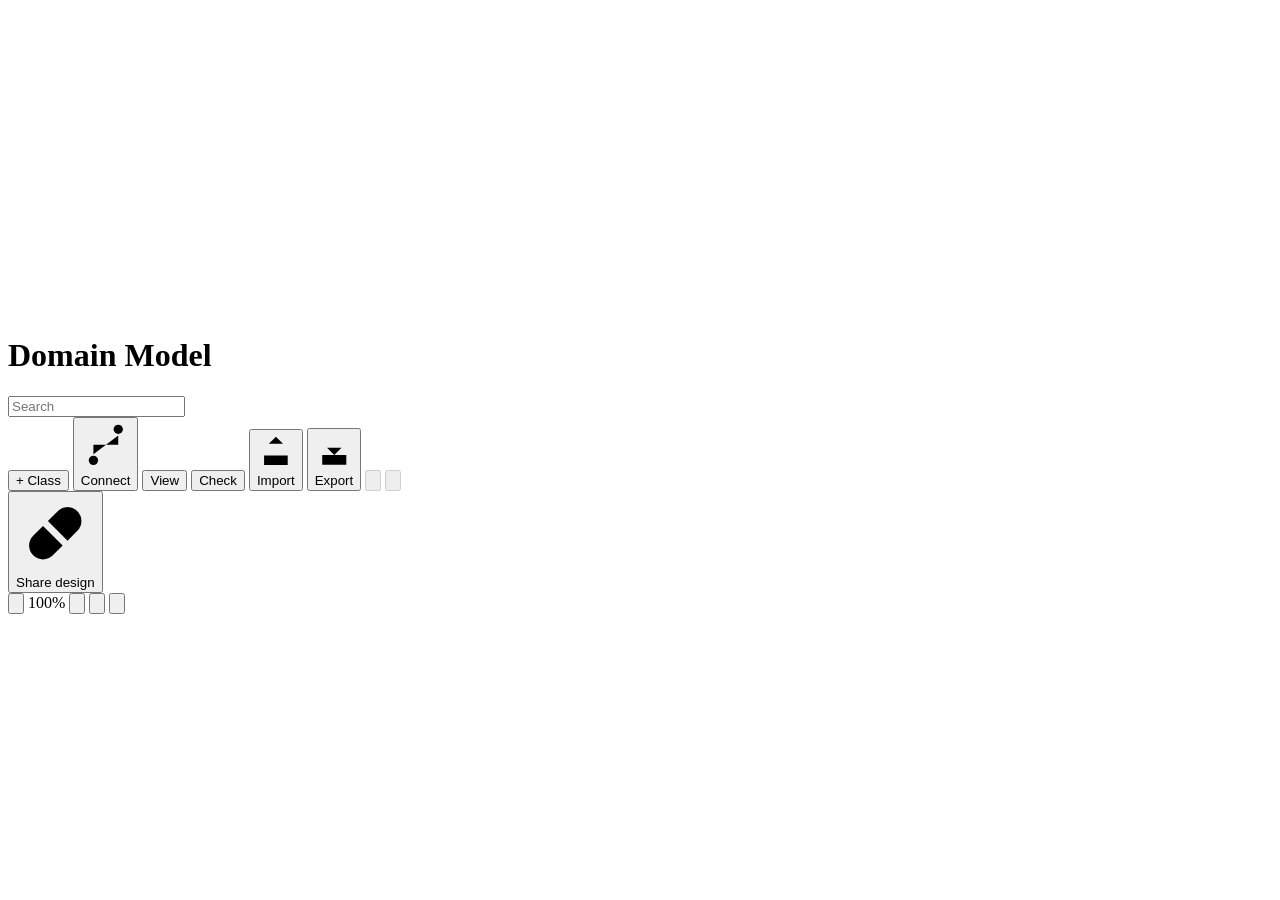
<file: src/template.html>
<!doctype html>
<html lang="en">
  <head>
    <meta charset="utf8" />
    <meta name="referrer" content="no-referrer" />
    <meta http-equiv="Content-Security-Policy" content="@security-policy" />
    <meta name="viewport" content="width=device-width,initial-scale=1,viewport-fit=cover" />
    <style>
      /* @source styles/base.css */
    </style>
    <title>Domain Model</title>
    <link
      rel="icon"
      type="image/svg+xml"
      href="[data-uri]"
    />
    <meta name="application-name" content="Domain Model Designer" />
    <meta name="application-version" content="1.2.0" />
    <link rel="preconnect" href="https://fonts.googleapis.com" />
    <link rel="preconnect" href="https://fonts.gstatic.com" crossorigin />
    <link
      rel="stylesheet"
      href="https://fonts.googleapis.com/css2?family=Hanken+Grotesk:wght@400;500;600&family=JetBrains+Mono:wght@400;500&family=Schibsted+Grotesk:wght@500;600;700&display=swap"
    />
    <style>
      /* @source styles/canvas.css */
      /* @source styles/editor.css */
    </style>
  </head>
  <body>
    <div id="stage" aria-label="Domain model canvas">
      <div id="world">
        <svg id="zones" xmlns="http://www.w3.org/2000/svg"></svg>
        <svg id="wires" xmlns="http://www.w3.org/2000/svg"></svg>
        <div id="cards"></div>
        <svg id="labels" xmlns="http://www.w3.org/2000/svg"></svg>
        <svg id="connection-preview" xmlns="http://www.w3.org/2000/svg" aria-hidden="true"></svg>
      </div>
    </div>
    <div id="top" class="ui glass">
      <h1>Domain Model</h1>
      <input
        id="q"
        type="search"
        placeholder="Search"
        aria-label="Search entities and fields"
        autocomplete="off"
        maxlength="500"
      />
    </div>
    <div id="edit-tools" class="ui glass" role="toolbar" aria-label="Edit data model">
      <button id="add-class" type="button" class="tool-btn">+ Class</button>
      <button
        id="connect"
        type="button"
        class="tool-btn"
        aria-label="Connect classes"
        aria-pressed="false"
      >
        <svg viewBox="0 0 16 16" aria-hidden="true">
          <path d="M4 11V8h8V5" />
          <circle cx="4" cy="13" r="1.5" />
          <circle cx="12" cy="3" r="1.5" /></svg
        >Connect
      </button>
      <button id="view-settings" type="button" class="tool-btn">View</button>
      <button id="check-model" type="button" class="tool-btn" aria-label="Check model">
        Check
      </button>
      <button id="import-model" type="button" class="tool-btn" aria-label="Import model">
        <svg viewBox="0 0 16 16" aria-hidden="true">
          <path d="M8 10V2m-3 3 3-3 3 3M3 10v4h10v-4" /></svg
        >Import
      </button>
      <button id="export-model" type="button" class="tool-btn" aria-label="Export model">
        <svg viewBox="0 0 16 16" aria-hidden="true">
          <path d="M8 2v8m-3-3 3 3 3-3M3 10v4h10v-4" /></svg
        >Export
      </button>
      <span class="tool-divider" aria-hidden="true"></span>
      <button
        id="undo"
        type="button"
        class="tool-btn"
        disabled
        aria-label="Undo"
        title="Undo (⌘/Ctrl Z)"
      >
        <svg viewBox="0 0 16 16" aria-hidden="true">
          <path d="m6 3-3 3 3 3M3 6h6a4 4 0 0 1 0 8" />
        </svg>
      </button>
      <button
        id="redo"
        type="button"
        class="tool-btn"
        disabled
        aria-label="Redo"
        title="Redo (⌘/Ctrl Shift Z)"
      >
        <svg viewBox="0 0 16 16" aria-hidden="true">
          <path d="m10 3 3 3-3 3m3-3H7a4 4 0 0 0 0 8" />
        </svg>
      </button>
    </div>
    <div id="connection-hint" class="glass" role="status" hidden>
      <span id="connection-hint-text"></span
      ><button id="cancel-connection" class="ed-text-btn" type="button">Cancel</button>
    </div>
    <div id="empty-model" class="glass" hidden>
      <h2>Your model is empty</h2>
      <p>Add a class to start designing.</p>
      <button id="empty-add-class" class="share-btn" type="button">+ Add class</button>
    </div>
    <div id="filtered-model" class="glass" hidden>
      <h2>All classes are hidden</h2>
      <p>Change the visible domain areas in View, or show all areas.</p>
      <button id="show-all-areas" class="share-btn" type="button">Show all areas</button>
    </div>
    <div id="areas" class="ui"></div>
    <div id="legend" class="ui glass"></div>
    <div id="share-controls" class="ui glass">
      <button id="share" class="share-btn" type="button">
        <svg viewBox="0 0 16 16" aria-hidden="true">
          <path
            d="M6 10l4-4M5.5 6.5l-2 2a2.8 2.8 0 0 0 4 4l2-2M6.5 5.5l2-2a2.8 2.8 0 0 1 4 4l-2 2"
          /></svg
        >Share design
      </button>
    </div>
    <div id="notice" role="alert" hidden>
      <span id="notice-text"></span
      ><button id="use-default" class="lk" type="button" hidden>Use default model</button>
    </div>
    <dialog id="share-dialog" aria-labelledby="share-title" aria-describedby="share-description">
      <div class="dialog-heading">
        <button id="share-close" class="ib x" type="button" aria-label="Close share dialog">
          <svg viewBox="0 0 16 16" aria-hidden="true"><path d="M4 4l8 8M12 4l-8 8" /></svg>
        </button>
        <h2 id="share-title">Share this design</h2>
      </div>
      <p id="share-description">
        This link includes the full model, descriptions, layout, and current view.
      </p>
      <p id="share-draft-note" class="ed-inline-note" hidden>
        Unsaved drawer edits are excluded. Save them before sharing.
      </p>
      <label for="share-link">Design link</label>
      <input
        id="share-link"
        type="text"
        readonly
        spellcheck="false"
        aria-describedby="share-feedback"
      />
      <div class="actions">
        <button id="copy-link" class="share-btn" type="button" disabled>Copy link</button
        ><span id="share-feedback" role="status" aria-live="polite"></span>
      </div>
      <p id="local-link-note" hidden>
        This address works on this computer. To share with others, open this page from a shared web
        address.
      </p>
    </dialog>
    <dialog id="export-dialog" aria-labelledby="export-title" aria-describedby="export-description">
      <div class="dialog-heading">
        <button id="export-close" class="ib x" type="button" aria-label="Close export">
          <svg viewBox="0 0 16 16" aria-hidden="true"><path d="M4 4l8 8M12 4l-8 8" /></svg>
        </button>
        <h2 id="export-title">Export model</h2>
      </div>
      <p id="export-description">
        The complete saved model, including hidden areas and attributes.
      </p>
      <div id="export-summary" aria-label="Model summary"></div>
      <label class="ed-label"
        >Format<select id="export-format" aria-describedby="export-format-help">
          <option value="readable">Model JSON · for AI and other tools</option>
          <option value="brief">AI brief · Markdown</option>
          <option value="design">Design backup · JSON</option>
        </select></label
      >
      <p id="export-format-help" class="ed-hint"></p>
      <div id="export-draft-note" class="ed-inline-note" hidden>
        <span>Unsaved drawer edits are excluded.</span
        ><button id="export-return-to-edit" class="ed-text-btn" type="button">Review edits</button>
      </div>
      <p id="export-file-info" class="ed-file-info"></p>
      <details class="ed-details">
        <summary>Preview export</summary>
        <textarea
          id="export-preview"
          readonly
          spellcheck="false"
          aria-label="Export preview"
        ></textarea>
      </details>
      <div class="export-footer">
        <div class="ed-save">
          <button id="export-download" class="share-btn" type="button">
            <svg viewBox="0 0 16 16" aria-hidden="true">
              <path d="M8 2v8m-3-3 3 3 3-3M3 10v4h10v-4" /></svg
            >Download</button
          ><button id="export-copy" class="ed-secondary" type="button">Copy JSON</button>
        </div>
        <p id="export-feedback" role="status" aria-live="polite"></p>
      </div>
    </dialog>
    <dialog
      id="discard-dialog"
      aria-labelledby="discard-title"
      aria-describedby="discard-description"
    >
      <h2 id="discard-title">Unsaved changes</h2>
      <p id="discard-description">
        Keep editing to save your changes, or discard them to continue.
      </p>
      <form method="dialog" class="dialog-actions">
        <button class="ed-secondary" value="keep" autofocus>Keep editing</button
        ><button class="share-btn danger-fill" value="discard">Discard changes</button>
      </form>
    </dialog>
    <div id="zoom" class="ui glass">
      <button class="ib" id="zo" aria-label="Zoom out">
        <svg viewBox="0 0 16 16"><path d="M3 8h10" /></svg>
      </button>
      <span id="pct">100%</span>
      <button class="ib" id="zi" aria-label="Zoom in">
        <svg viewBox="0 0 16 16"><path d="M3 8h10M8 3v10" /></svg>
      </button>
      <button class="ib" id="zf" aria-label="Fit to screen">
        <svg viewBox="0 0 16 16"><path d="M2 6V2h4M10 2h4v4M14 10v4h-4M6 14H2v-4" /></svg>
      </button>
      <button class="ib" id="zr" aria-label="Restore layout">
        <svg viewBox="0 0 16 16">
          <path d="M3 8a5 5 0 1 0 1.6-3.7" />
          <path d="M3 2.5v3h3" />
        </svg>
      </button>
    </div>
    <aside id="panel" hidden aria-live="polite"></aside>

    <script>
      /* @source orthogonal-router.js */
    </script>
    <script>
      /* @defaults */
    </script>
    <script id="wire-preview-geometry">
      /* @source wire-preview.js */
    </script>
    <script id="design-url-codec">
      /* @source design-url.js */
    </script>
    <script id="model-editor-core">
      /* @source model-editor.js */
    </script>
    <script id="model-analysis-core">
      /* @source model-analysis.js */
    </script>
    <script id="uml-notation">
      /* @source uml-notation.js */
    </script>
    <script id="uml-labels">
      /* @source uml-labels.js */
    </script>
    <script id="model-export-core">
      /* @source model-export.js */
    </script>
    <script id="model-import-core">
      /* @source model-import.js */
    </script>
    <script>
      /* @source app.js */
    </script>
  </body>
</html>
</file>
